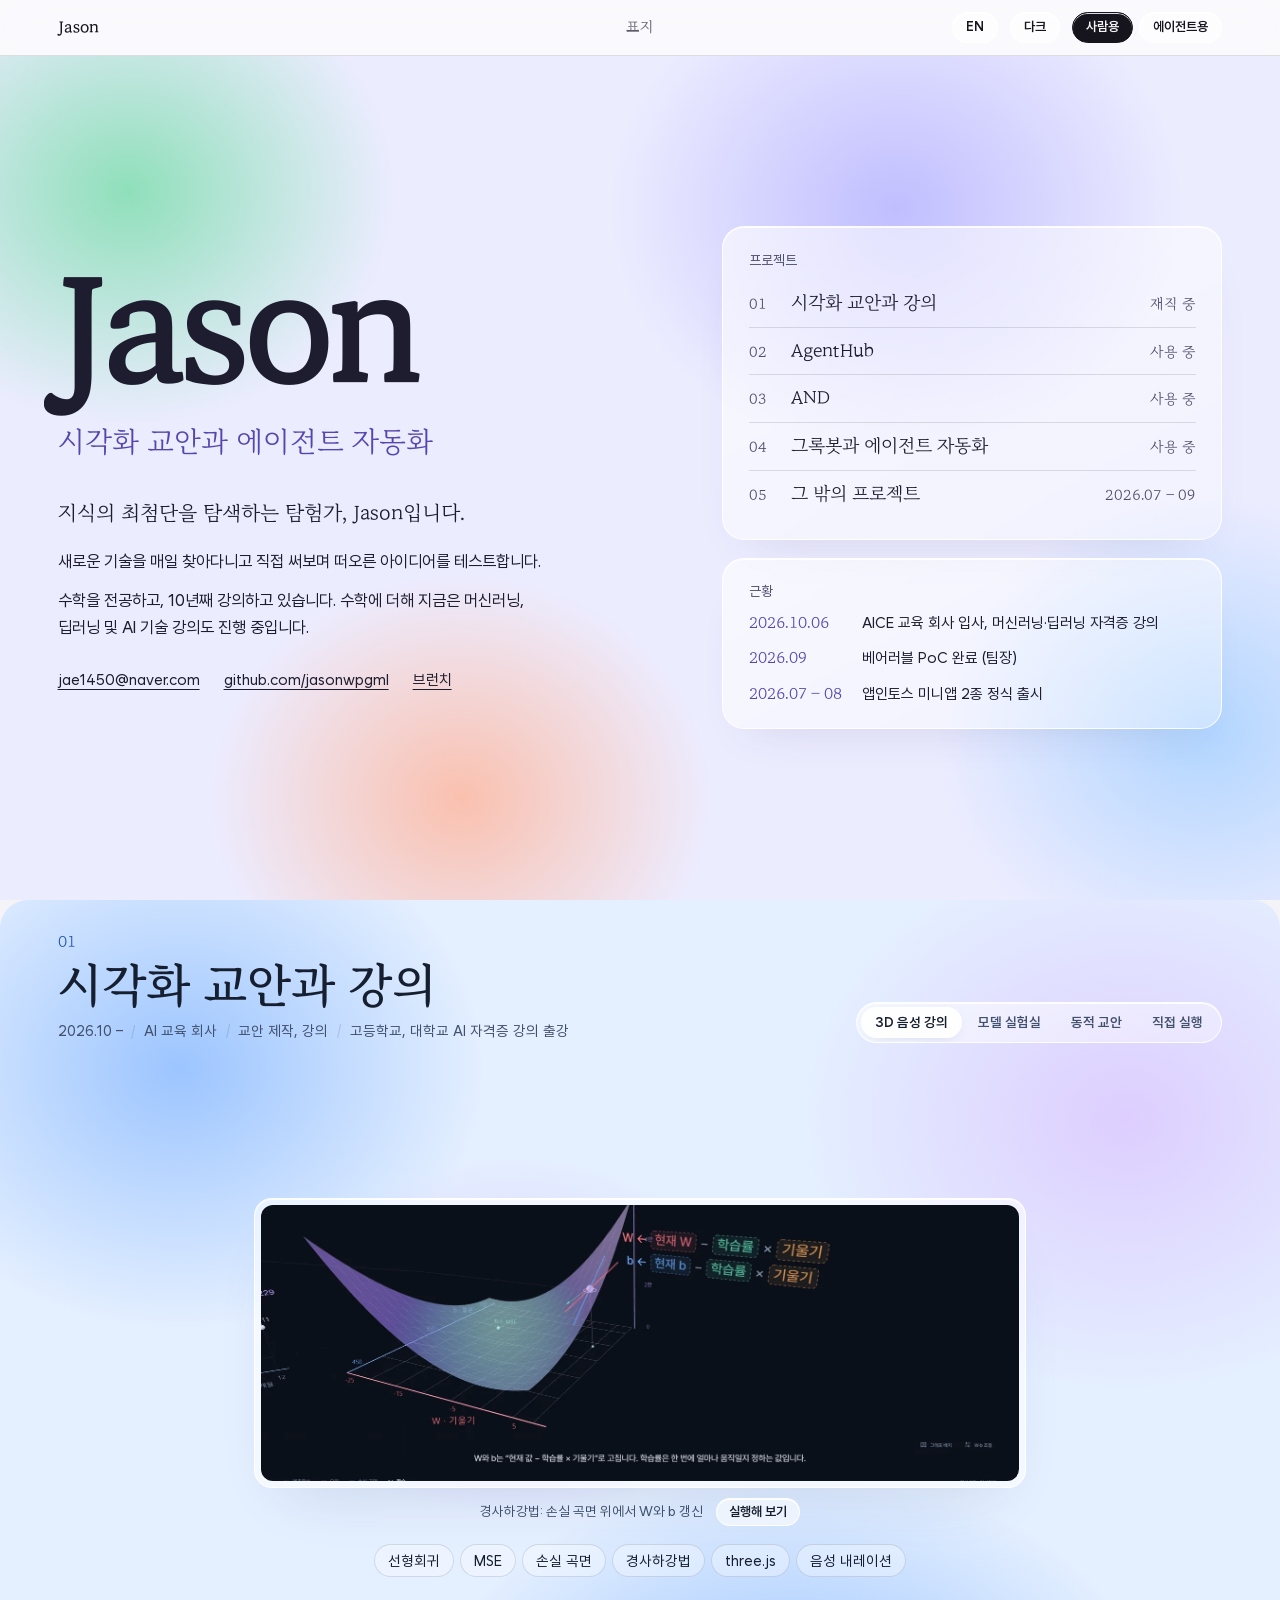
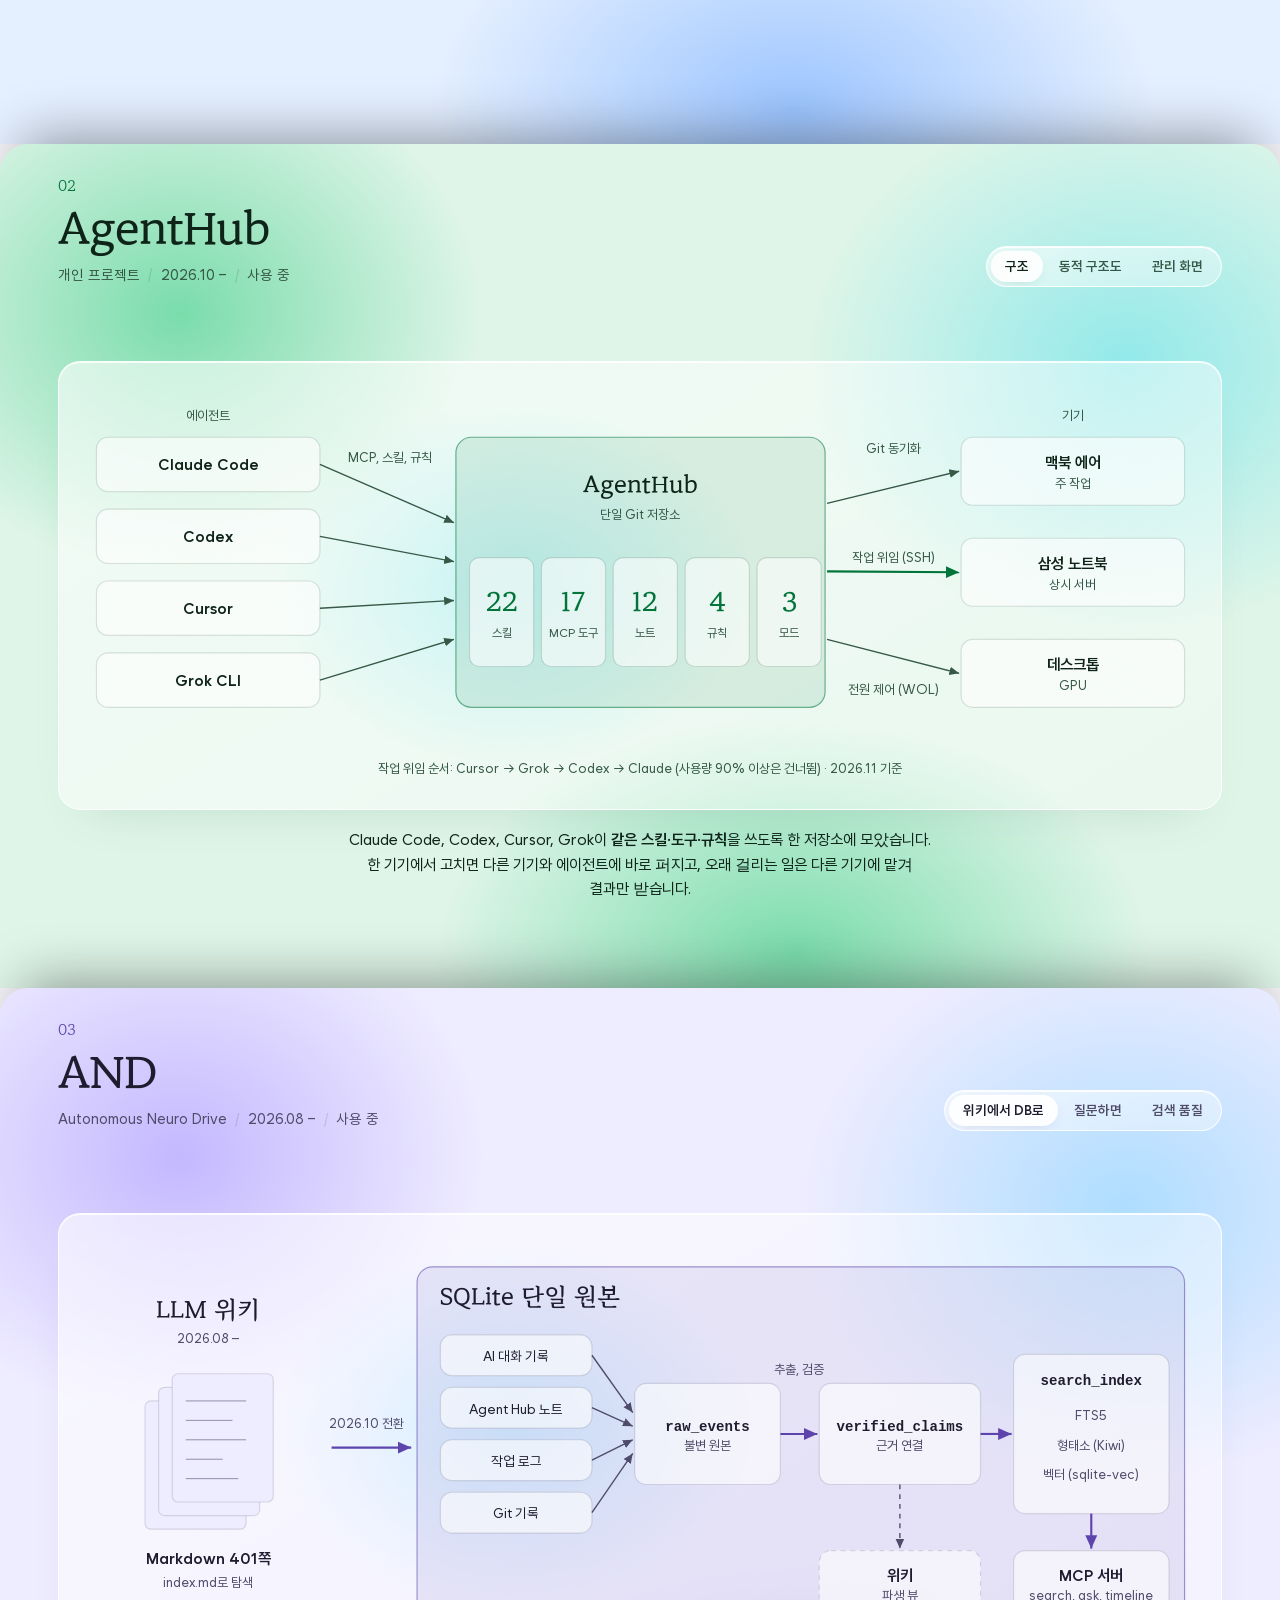
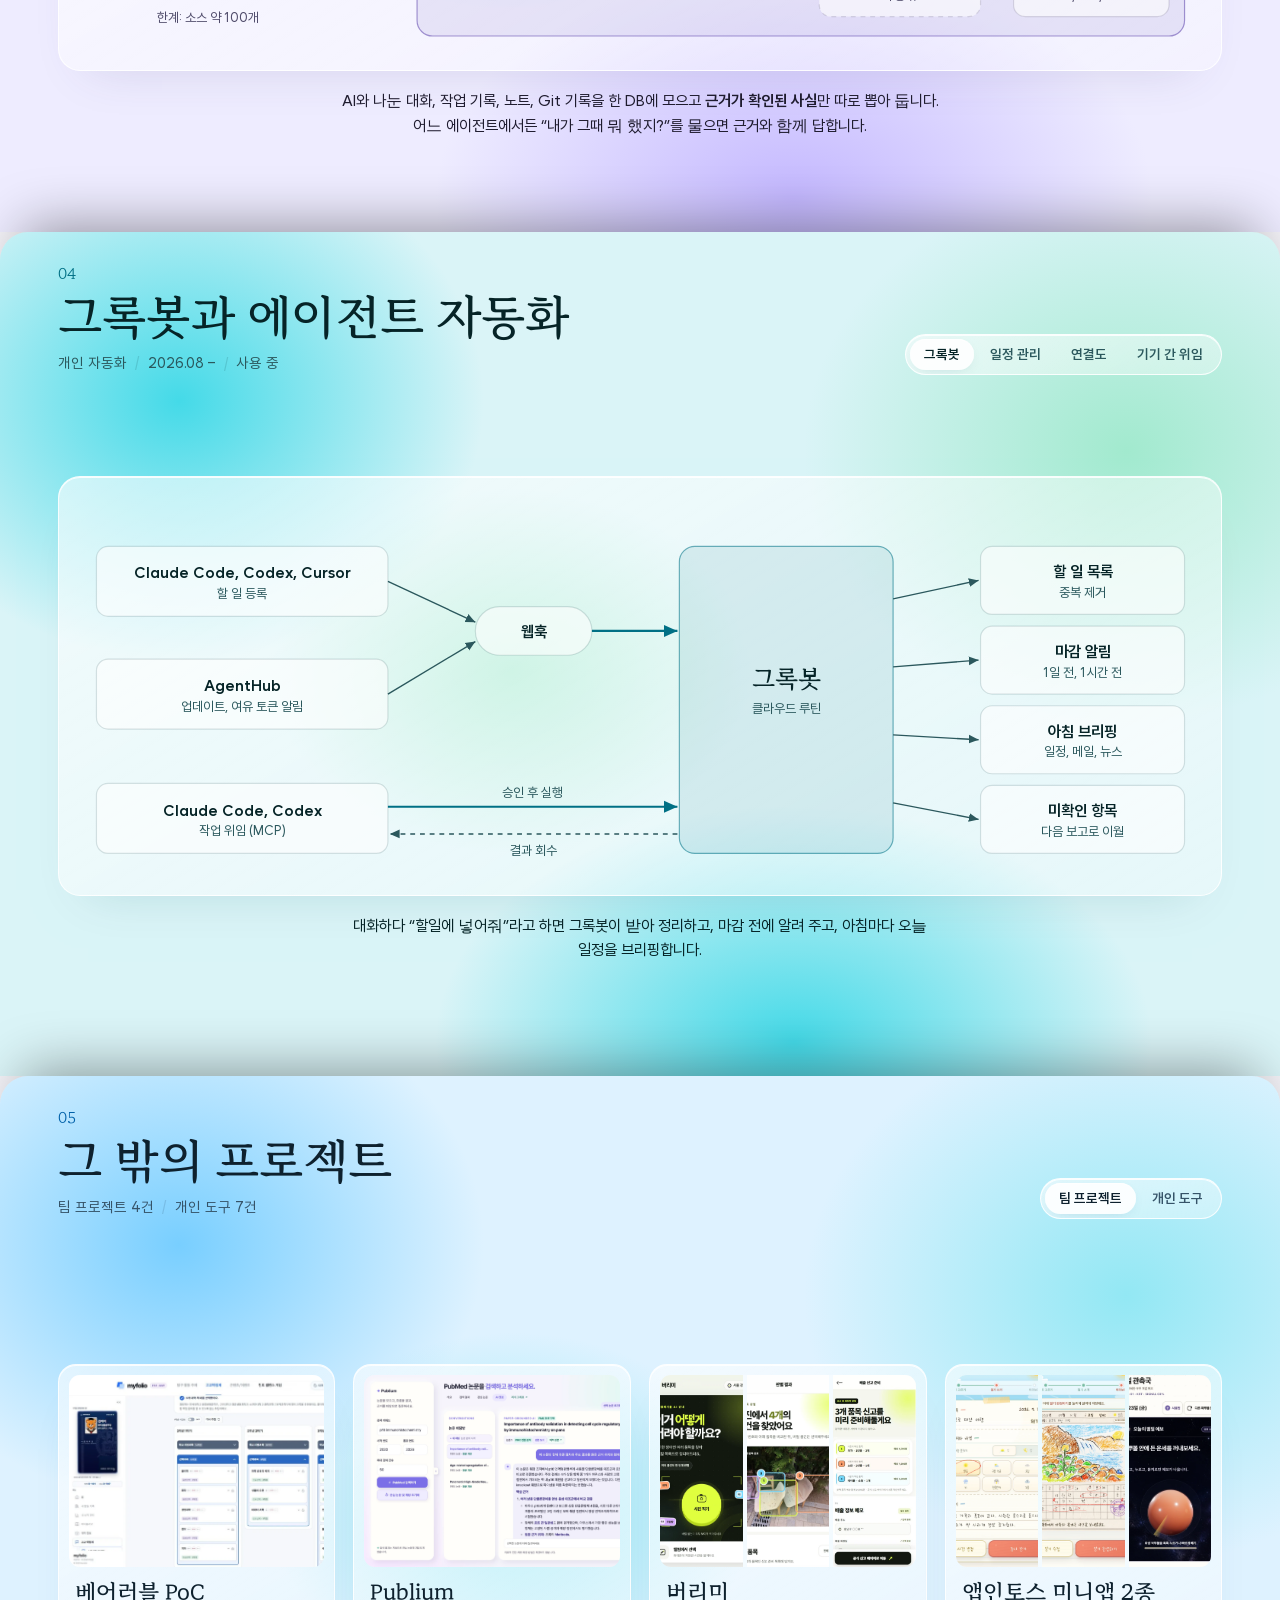
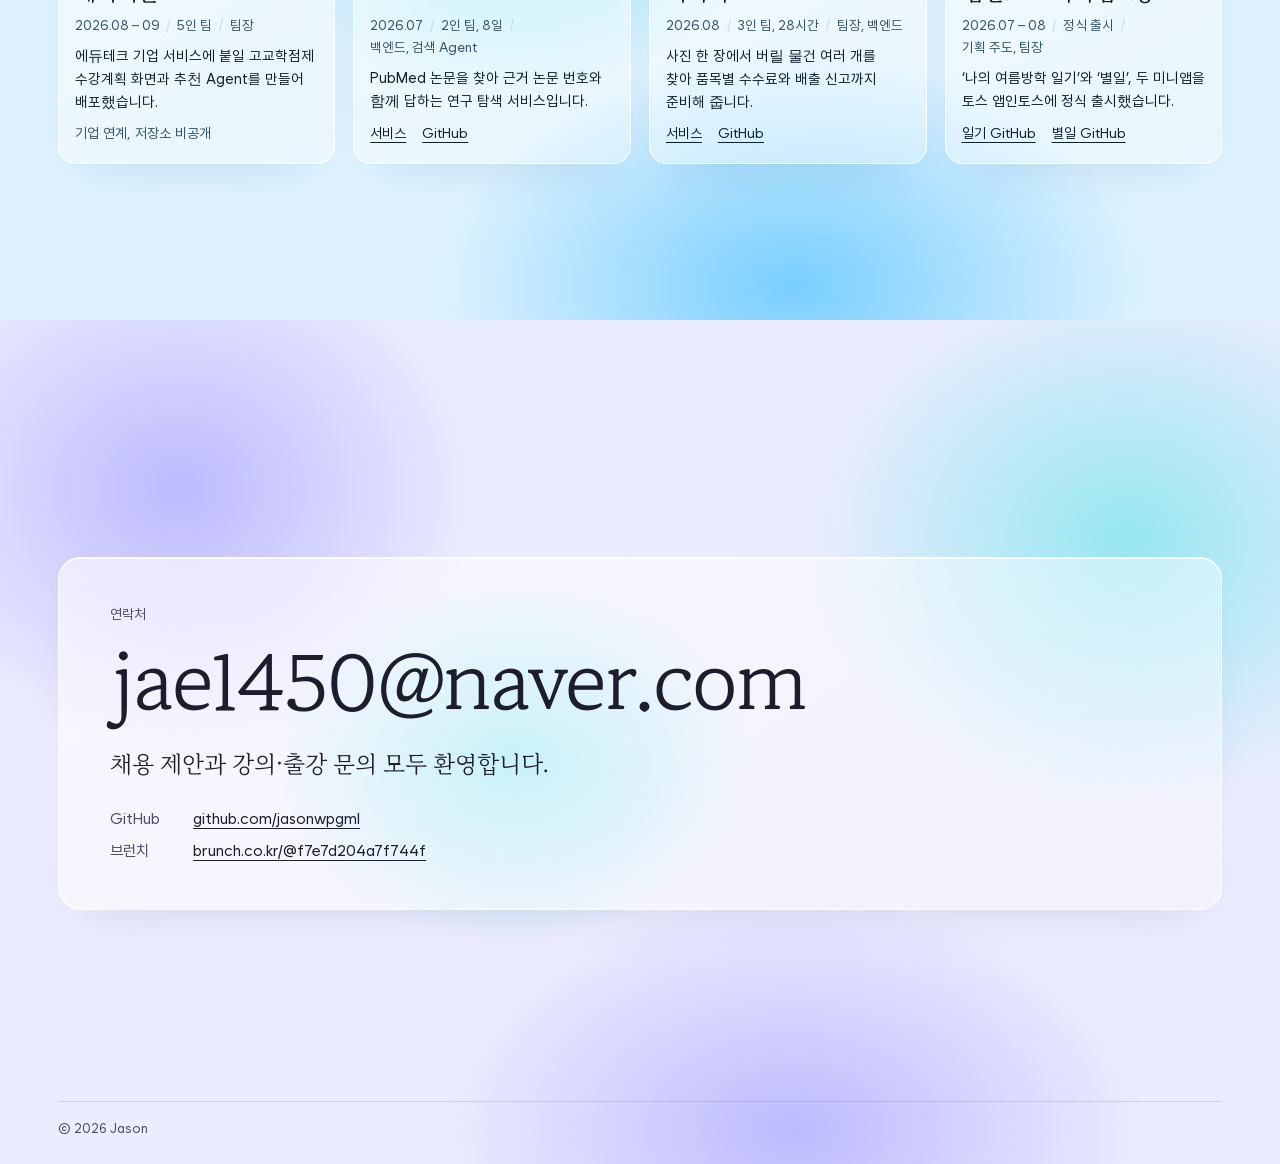
<file: index.html>
<!doctype html>
<html lang="ko">
<head>
<meta charset="utf-8">
<!-- 이 페이지는 자기 사이트 밖으로 통신하지 않는다. face.link의 MediaPipe가 보내려는 사용량 지표도 여기서 막힌다 -->
<meta http-equiv="Content-Security-Policy" content="connect-src 'self' blob: data:">
<meta name="viewport" content="width=device-width, initial-scale=1, viewport-fit=cover">
<title>Jason 포트폴리오</title>
<meta name="author" content="JSonJh (https://github.com/jasonwpgml)">
<meta name="description" content="수학을 전공하고 10년째 강의하며, 시각화 교안과 에이전트 자동화 도구를 만드는 Jason의 포트폴리오.">
<link rel="alternate" hreflang="ko" href="https://jasonwpgml.github.io/">
<link rel="alternate" hreflang="en" href="https://jasonwpgml.github.io/en/">
<meta name="color-scheme" content="light dark">
<script>
// Apply a saved theme before first paint so the page never flashes the wrong one.
try { const t = localStorage.getItem('theme'); if (t) document.documentElement.dataset.theme = t; } catch {}
</script>
<style>
/* Layout: one screen per scene. Each scene is lit by soft colour fields in its project's hue; text sits on frosted glass. */
@font-face{font-family:"Maru Buri";font-weight:400;font-display:swap;src:url("fonts/MaruBuri-Regular.woff2") format("woff2")}
@font-face{font-family:"Maru Buri";font-weight:600;font-display:swap;src:url("fonts/MaruBuri-SemiBold.woff2") format("woff2")}
@font-face{font-family:"Maru Buri";font-weight:700;font-display:swap;src:url("fonts/MaruBuri-Bold.woff2") format("woff2")}
@font-face{font-family:"Wanted Sans";font-weight:400;font-display:swap;src:url("fonts/WantedSans-Regular.woff2") format("woff2")}
@font-face{font-family:"Wanted Sans";font-weight:600;font-display:swap;src:url("fonts/WantedSans-SemiBold.woff2") format("woff2")}

:root{
  color-scheme:light dark;
  --ink:light-dark(#16151d,#f5f4fa);
  --ink-2:light-dark(#5c5b68,#aaa9b8);
  --paper:light-dark(#f4f3f8,#0c0b12);
  --hair:light-dark(rgb(22 21 29/.12),rgb(245 244 250/.14));
  --glass:light-dark(rgb(255 255 255/.6),rgb(255 255 255/.1));
  --glass-2:light-dark(rgb(255 255 255/.34),rgb(255 255 255/.035));
  --edge:light-dark(rgb(255 255 255/.85),rgb(255 255 255/.15));
  --shadow:light-dark(rgb(40 30 80/.14),rgb(0 0 0/.45));
  --acc:var(--ink);
  --blur:blur(14px) saturate(160%);
  --serif:"Maru Buri","Noto Serif KR","Nanum Myeongjo",serif;
  --sans:"Wanted Sans","Apple SD Gothic Neo","Malgun Gothic",sans-serif;
  --mono:ui-monospace,"SF Mono",Menlo,Consolas,"D2Coding",monospace;
  --gutter:clamp(16px,4.5vw,64px);
  --max:1240px;
  --measure:34em;
}
:root[data-theme="light"]{color-scheme:light}
:root[data-theme="dark"]{color-scheme:dark}
@supports not (color:light-dark(#000,#fff)){
  :root{--ink:#16151d;--ink-2:#5c5b68;--paper:#f4f3f8;--hair:rgb(22 21 29/.12);--glass:rgb(255 255 255/.55);--glass-2:rgb(255 255 255/.3);--edge:rgb(255 255 255/.85);--shadow:rgb(40 30 80/.14)}
}
*{box-sizing:border-box}
html{scroll-behavior:smooth;scroll-padding-top:var(--head,64px);background:var(--paper)}
body{margin:0;background:var(--paper);color:var(--ink);font:400 16.5px/1.65 var(--sans);word-break:keep-all;overflow-wrap:break-word;-webkit-font-smoothing:antialiased}
a{color:inherit;text-decoration-thickness:1px;text-underline-offset:.25em}
a:hover{text-decoration-thickness:2px}
:focus-visible{outline:2px solid var(--acc);outline-offset:3px}
img{display:block;max-width:100%;height:auto}
h1,h2,h3,h4,h5{font-family:var(--serif);font-weight:600;margin:0;text-wrap:balance;line-height:1.25}
p{margin:0;text-wrap:pretty}
time,.no{font-variant-numeric:tabular-nums}
.wrap{padding-inline:var(--gutter)}
.wrap>*{max-width:var(--max);margin-inline:auto}

/* glass: a translucent pane with a bright top edge. The scene behind is a soft gradient, so real blur would cost a lot and show nothing; only the head blurs. */
.glass{background:linear-gradient(150deg,var(--glass),var(--glass-2));border:1px solid var(--edge);border-radius:22px;
  box-shadow:inset 0 1px 0 var(--edge),0 24px 48px -30px var(--shadow)}

/* scene tone: every colour of a scene comes from its hue pair, in both themes */
.tone{--h:270;--h2:200;
  --ink:light-dark(oklch(24% .035 var(--h)),oklch(97% .014 var(--h)));
  --ink-2:light-dark(oklch(43% .05 var(--h)),oklch(81% .04 var(--h)));
  --acc:light-dark(oklch(47% .16 var(--h)),oklch(84% .12 var(--h)));
  --hair:light-dark(oklch(30% .05 var(--h)/.14),oklch(97% .02 var(--h)/.16));
  --bg:light-dark(oklch(95% .028 var(--h)),oklch(19% .045 var(--h)));
  --orb1:light-dark(oklch(80% .13 var(--h)/.85),oklch(48% .15 var(--h)/.8));
  --orb2:light-dark(oklch(86% .1 var(--h2)/.75),oklch(42% .13 var(--h2)/.75));
  --shadow:light-dark(oklch(40% .09 var(--h)/.18),rgb(0 0 0/.45));
  position:relative;isolation:isolate;overflow:clip;background:var(--bg);color:var(--ink)}
.tone::before{content:"";position:absolute;inset:0;z-index:-1;pointer-events:none;
  background:radial-gradient(34% 44% at 14% 20%,var(--orb1),transparent 70%),radial-gradient(36% 46% at 88% 26%,var(--orb2),transparent 70%),
    radial-gradient(40% 40% at 62% 96%,var(--orb1),transparent 70%),radial-gradient(26% 30% at 40% 52%,var(--orb2),transparent 72%)}
.tone ::selection{background:var(--acc);color:var(--bg)}
@supports not (color:light-dark(#000,#fff)){
  .tone{--ink:oklch(24% .035 var(--h));--ink-2:oklch(43% .05 var(--h));--acc:oklch(47% .16 var(--h));--bg:oklch(95% .028 var(--h));--orb1:oklch(80% .13 var(--h)/.85);--orb2:oklch(86% .1 var(--h2)/.75)}
}

/* running head: a glass bar the scenes pass under */
.head{position:sticky;top:0;z-index:10;background:light-dark(rgb(255 255 255/.5),rgb(14 13 20/.42));-webkit-backdrop-filter:var(--blur);backdrop-filter:var(--blur);
  border-bottom:1px solid var(--hair);padding-block:calc(env(safe-area-inset-top,0px) + 12px) 12px;font-size:14px}
.head-in{display:grid;grid-template-columns:1fr auto 1fr;align-items:center;gap:16px}
.head .ed{font-family:var(--serif);font-weight:600;text-decoration:none;font-size:16px;justify-self:start}
.head .now{font-family:var(--serif);color:var(--ink-2);white-space:nowrap;font-kerning:none}
/* running head label: while it changes, each letter keeps its own slot */
.now i{display:inline-block;font-style:normal;text-align:center;white-space:pre}
.now i.nz{font:400 .86em/1 var(--mono);color:var(--ink-2)}
.ctl{justify-self:end;display:flex;gap:12px}
.keys{display:flex;gap:6px}
/* glass pills; the pressed one fills with ink */
.sq{all:unset;box-sizing:border-box;cursor:pointer;padding:5px 13px;border:1px solid var(--edge);border-radius:999px;
  background:var(--glass);color:var(--ink);font:600 13px/1.45 var(--sans);box-shadow:inset 0 1px 0 var(--edge);
  transition:background-color .2s,color .2s,transform .14s cubic-bezier(.2,.7,.2,1)}
.sq:hover{background:light-dark(rgb(255 255 255/.8),rgb(255 255 255/.14))}
.sq:active{transform:scale(.96)}
.sq[aria-pressed="true"]{background:var(--ink);color:var(--paper);border-color:var(--ink);cursor:default}
.sq:focus-visible{outline:2px solid var(--ink);outline-offset:3px}

/* cover: name, who, and the way in, all on the first screen */
.cover{--h:285;--h2:160;min-height:calc(100svh - var(--head,56px));display:grid;align-items:center;padding:clamp(28px,5svh,64px) var(--gutter)}
.cover::before{background:
  radial-gradient(30% 40% at 10% 16%,light-dark(oklch(82% .12 160/.8),oklch(46% .13 160/.7)),transparent 70%),
  radial-gradient(28% 38% at 36% 88%,light-dark(oklch(84% .11 40/.75),oklch(48% .13 40/.6)),transparent 70%),
  radial-gradient(32% 42% at 70% 18%,light-dark(oklch(80% .12 285/.8),oklch(44% .15 285/.75)),transparent 70%),
  radial-gradient(30% 40% at 94% 80%,light-dark(oklch(84% .1 255/.75),oklch(42% .13 255/.7)),transparent 70%)}
.cover-in{width:min(var(--max),100%);margin-inline:auto;display:grid;grid-template-columns:minmax(0,1.2fr) minmax(0,1fr);gap:clamp(28px,5vw,88px);align-items:center}
.name{font:700 clamp(4rem,min(12vw,19svh),10.5rem)/.9 var(--serif);letter-spacing:-.035em;margin-left:-.05em}
.name .mask{display:inline-flex;overflow:hidden;padding:.06em .04em .22em;margin:-.06em -.04em -.22em}
.name .cap{position:relative}
.name .int{position:absolute;inset:0 auto auto 0;opacity:0;transform:translateX(-.3em)}
.name .j,.name .l{display:inline-block}
.role{font:400 clamp(1.2rem,min(2.2vw,3.6svh),1.85rem)/1.4 var(--serif);margin-top:clamp(12px,2.4svh,24px);color:var(--acc)}
.intro{margin-top:clamp(20px,4svh,44px)}
.intro p{max-width:30em}
.intro p+p{margin-top:12px}
.lede{font:400 clamp(1.1rem,min(1.6vw,2.8svh),1.35rem)/1.55 var(--serif)}
.intro .lede+p{margin-top:clamp(12px,2svh,20px)}
.reach{display:flex;flex-wrap:wrap;gap:8px 24px;margin-top:clamp(16px,3svh,28px);font-size:15px}
.cover-side{display:grid;gap:clamp(12px,2svh,20px)}
.cover-side>.glass{padding:clamp(14px,2.4svh,24px) clamp(18px,2vw,28px)}
.k{font-size:14px;color:var(--ink-2);margin-bottom:8px}
.toc{list-style:none;margin:0;padding:0;display:grid}
.toc a{text-decoration:none;display:grid;grid-template-columns:2.4em 1fr auto;align-items:baseline;padding-block:clamp(6px,1.25svh,11px);font:400 1.1rem/1.4 var(--serif)}
.toc li+li a{border-top:1px solid var(--hair)}
.toc .n,.toc .y{color:var(--ink-2);font-size:13.5px;font-variant-numeric:tabular-nums}
.toc .t{transition:transform .25s cubic-bezier(.2,.7,.2,1)}
.toc a:hover .t{transform:translateX(6px)}
.news h2{font:400 14px/1.6 var(--sans);color:var(--ink-2)}
.news ol{list-style:none;margin:0;padding:0;display:grid;gap:clamp(6px,1.2svh,12px)}
.news li{display:grid;grid-template-columns:6.6em minmax(0,1fr);gap:14px;font-size:15px}
.news time{font-family:var(--serif);color:var(--acc)}

/* project scenes: stacked in order, each slides up over the one before and fills exactly one screen */
.ch{display:grid;grid-template-rows:auto minmax(0,1fr);gap:clamp(12px,2.2svh,24px);padding-block:clamp(18px,3.4svh,40px) clamp(16px,3svh,36px)}
.projects .ch{position:sticky;top:var(--head,56px);height:calc(100svh - var(--head,56px));border-radius:28px 28px 0 0}
.projects .ch+.ch{box-shadow:0 -28px 56px -24px rgb(0 0 0/.4)}
.projects .ch::after{content:"";position:absolute;inset:0;background:#000;opacity:calc(var(--cover,0) * .38);pointer-events:none;will-change:opacity}
.ch-head{width:min(var(--max),calc(100% - 2 * var(--gutter)));margin-inline:auto;display:grid;grid-template-columns:minmax(0,1fr) auto;gap:10px 32px;align-items:end}
.ch-head .no{font-family:var(--serif);color:var(--acc);font-size:15px;display:block;margin-bottom:2px}
.ch-head h2{font-size:clamp(1.8rem,min(3.6vw,6svh),3.1rem);letter-spacing:-.015em}
.meta{display:flex;flex-wrap:wrap;gap:2px 0;color:var(--ink-2);font-size:14.5px;margin-top:4px}
.meta span:not(:last-child)::after{content:"/";padding-inline:.6em;color:var(--hair)}

/* tabs: the panes of a project, a glass pill follows the swipe */
.tabs{position:relative;display:flex;gap:2px;padding:4px;border-radius:999px;max-width:100%;overflow-x:auto;scrollbar-width:none}
.tabs::-webkit-scrollbar{display:none}
.tabs button{all:unset;position:relative;z-index:1;cursor:pointer;padding:6px 14px;border-radius:999px;font:600 13.5px/1.35 var(--sans);color:var(--ink-2);white-space:nowrap;transition:color .2s}
.tabs button:hover,.tabs button[aria-selected="true"]{color:var(--ink)}
.tabs button:focus-visible{outline:2px solid var(--acc);outline-offset:-2px}
.tabs .pill{position:absolute;top:4px;bottom:4px;left:0;border-radius:999px;background:light-dark(rgb(255 255 255/.9),rgb(255 255 255/.17));
  box-shadow:inset 0 1px 0 var(--edge),0 4px 14px -6px var(--shadow);pointer-events:none}

/* track: panes side by side; swipe, drag, the tabs or the keys move between them */
.track{display:flex;overflow-x:auto;overflow-y:hidden;scroll-snap-type:x mandatory;overscroll-behavior-x:contain;scrollbar-width:none;min-height:0}
.track::-webkit-scrollbar{display:none}
@media (hover:hover) and (pointer:fine){.track{cursor:grab}}
.track.dragging{scroll-snap-type:none;cursor:grabbing;user-select:none}
.track.dragging *{pointer-events:none}
.pane{flex:0 0 100%;min-width:0;min-height:0;scroll-snap-align:start;scroll-snap-stop:always;display:grid;align-content:center;overflow-y:auto;scrollbar-width:none;padding:2px var(--gutter) 6px}
.pane::-webkit-scrollbar{display:none}
.pane>*{width:min(var(--max),100%);margin-inline:auto}

.links{display:flex;flex-wrap:wrap;align-items:center;gap:6px 22px;margin-top:clamp(12px,2.2svh,20px);font-size:15px}

.private{color:var(--ink-2)}

/* screenshots: a glass bezel; the image shrinks to the room the screen has left */
.shot{margin:0;min-width:0;display:grid;justify-items:center}
.frame{display:block;max-width:100%;padding:6px;border:1px solid var(--edge);border-radius:18px;background:var(--glass);box-shadow:inset 0 1px 0 var(--edge),0 30px 60px -34px var(--shadow);
  transition:transform .3s cubic-bezier(.2,.7,.2,1),box-shadow .3s}
.frame img{border-radius:12px;background:#fff}

.shot figcaption{font-size:13.5px;color:var(--ink-2);margin-top:10px;text-align:center}

/* main scenes: one picture or diagram per pane, keywords under it */
.viz{display:grid;gap:clamp(10px,2svh,18px);justify-items:center}
.viz>.chips{justify-content:center}
.gal{display:grid;grid-template-columns:repeat(var(--n,1),minmax(0,1fr));gap:clamp(10px,1.4vw,18px);width:100%;align-items:start}
.gal:not(.one) .frame{width:100%}
.gal .frame img{width:100%}
.shot .run{display:inline-block;margin-left:10px;padding:3px 12px;border-radius:999px;border:1px solid var(--edge);background:var(--glass);color:var(--ink);font:600 13px/1.5 var(--sans);text-decoration:none;box-shadow:inset 0 1px 0 var(--edge)}
.shot .run:hover{background:light-dark(rgb(255 255 255/.8),rgb(255 255 255/.14))}
.gal.one .frame img{width:auto;max-width:100%;max-height:calc(var(--room,70svh) - 128px)}
.gal.lead{grid-template-columns:minmax(0,2.1fr) minmax(0,1fr);max-width:calc((var(--room,70svh) - 86px) * 2.4)}
.gal.lead .shot:first-child{grid-row:span 2}
.dg{margin:0;width:100%;padding:clamp(8px,1.6svh,16px) clamp(10px,1.4vw,20px);border-radius:22px}
.dg svg{display:block;width:100%;height:auto;max-height:calc(var(--room,70svh) - 104px);font-family:var(--sans)}
.dg text{fill:var(--ink);font-size:16px}
.dg .t1{font-weight:600}
.dg .t2{fill:var(--ink-2);font-size:13.5px}
.dg .t3{fill:var(--ink-2);font-size:12.5px}
.dg .t3b{font-size:14px}
.dg .code{font-family:var(--mono);font-size:14.5px;font-weight:600}
.dg .h{font-family:var(--serif);font-weight:600;font-size:25px}
.dg .num{font-family:var(--serif);font-weight:600;font-size:28px;fill:var(--acc)}
.dg .b{fill:var(--glass);stroke:var(--hair);stroke-width:1.2}
.dg .b.hub{fill:color-mix(in oklch,var(--acc) 10%,transparent);stroke:color-mix(in oklch,var(--acc) 55%,transparent)}
.dg .b.dash{stroke-dasharray:5 5}
.dg .b.pg{fill:var(--bg)}
.dg .ln{fill:none;stroke:var(--ink-2);stroke-width:1.4}
.dg .ln.a{stroke:var(--acc);stroke-width:2.2}
.dg .ln.d{stroke-dasharray:5 5}
.dg .ln.thin{stroke-width:1;opacity:.6}
.dg .mk{fill:var(--ink-2)}
.dg .mk.a{fill:var(--acc)}
.dg .dot{fill:var(--bg);stroke:var(--ink-2);stroke-width:1.4}
.dg .tick{fill:var(--acc)}
.quality{width:min(880px,100%);padding:clamp(18px,3svh,32px) clamp(20px,2.6vw,40px);display:grid;gap:clamp(14px,2.6svh,26px)}
.quality .k{margin:0}
.meters{list-style:none;margin:0;padding:0;display:grid;gap:clamp(10px,1.8svh,16px)}
.meters li{display:grid;grid-template-columns:9.5em minmax(0,1fr) 4.2em;gap:16px;align-items:center}
.meters .bar{height:10px;border-radius:5px;background:var(--hair);overflow:hidden}
.meters .bar i{display:block;height:100%;width:calc(var(--v) * 100%);border-radius:0 5px 5px 0;background:var(--acc)}
.meters b{font:600 1.35rem/1 var(--serif);text-align:right;font-variant-numeric:tabular-nums}
.meters small{font:400 13px/1 var(--sans);color:var(--ink-2)}
.stats{list-style:none;margin:0;padding:clamp(12px,2.2svh,20px) 0 0;border-top:1px solid var(--hair);display:grid;grid-template-columns:repeat(4,minmax(0,1fr));gap:12px}
.stats b{display:block;font:600 clamp(1.4rem,min(2.4vw,4svh),2rem)/1.1 var(--serif);font-variant-numeric:tabular-nums}
.stats span{font-size:13.5px;color:var(--ink-2)}

/* keyword chips: the only text most scenes carry */
.chips{list-style:none;margin:0;padding:0;display:flex;flex-wrap:wrap;gap:6px}
.chips li{padding:3px 10px;border-radius:999px;border:1px solid var(--hair);background:var(--glass-2);font:400 13px/1.5 var(--sans);color:var(--ink);white-space:nowrap}
.chips.big li{font-size:14.5px;padding:5px 13px}

/* other projects: one card each, picture first */
.minis{list-style:none;margin:0 auto;padding:0;display:grid;grid-template-columns:repeat(4,minmax(0,1fr));gap:clamp(10px,1.4vw,18px);align-items:stretch}
.mini{border-radius:18px;padding:10px 10px clamp(12px,2svh,18px);display:grid;grid-template-rows:auto auto auto 1fr auto;gap:8px;min-width:0}
.mini .thumb{aspect-ratio:4/3;max-height:calc(var(--room,70svh) - 290px);width:100%;border-radius:11px;overflow:hidden;background:var(--glass-2)}
.mini .thumb img{width:100%;height:100%;object-fit:cover;object-position:top left}
.mini .thumb.phones3{display:grid;grid-template-columns:repeat(3,minmax(0,1fr));gap:4px}
.mini .thumb.phones3 img{object-position:top center}
.mini h3{font-size:clamp(1.15rem,min(1.7vw,3svh),1.4rem);padding-inline:6px;margin-top:4px}
.mini .facts{display:flex;flex-wrap:wrap;color:var(--ink-2);font-size:13.5px;padding-inline:6px}
.mini .facts span:not(:last-child)::after{content:"/";padding-inline:.5em;color:var(--hair)}
.mini .chips{padding-inline:6px;align-content:start}
.mini .links{margin-top:0;padding-inline:6px;font-size:14px;gap:4px 16px}
.rows{list-style:none;margin:0 auto;padding:clamp(6px,1.2svh,12px) clamp(18px,2.4vw,32px);border-radius:22px}
.rows>li{display:grid;grid-template-columns:7.5em minmax(0,1fr);gap:16px;align-items:center;padding-block:clamp(8px,1.5svh,14px)}
.rows>li+li{border-top:1px solid var(--hair)}
.rows b{font:600 1.15rem/1.3 var(--serif)}
.rows p{margin:0;color:var(--ink);font-size:15px}

/* core: one or two short lines under a picture, in place of keyword chips */
.core{margin:0;text-align:center;font-size:15.5px;line-height:1.6;color:var(--ink);max-width:62ch}
.core b{font-weight:600}
.mini .core{text-align:left;font-size:14.5px;padding-inline:6px;max-width:none}

/* live diagram: the public copy of a working page, framed like a screenshot */
.live{width:100%;display:grid;gap:8px;justify-items:center}
.live .frame{width:100%;padding:6px}
.live iframe{display:block;width:100%;height:calc(var(--room,70svh) - 110px);min-height:360px;border:0;border-radius:12px;background:#07090a}
.live figcaption{font-size:13.5px;color:var(--ink-2);text-align:center}

/* ask: one question, one answer, and what it cost */
.ask-demo{width:min(980px,100%);display:grid;grid-template-columns:minmax(0,1.55fr) minmax(0,1fr);gap:clamp(12px,1.6vw,20px);align-items:start}
.chat{border-radius:22px;padding:clamp(14px,2.2svh,22px);display:grid;gap:12px}
.bub{max-width:92%;padding:10px 14px;border-radius:16px;font-size:14.5px;line-height:1.6}
.bub.q{justify-self:end;background:var(--acc);color:#fff;border-bottom-right-radius:5px}
.bub.a{justify-self:start;background:var(--glass-2);border:1px solid var(--hair);border-bottom-left-radius:5px}
.bub.a p{margin:0 0 6px}
.bub.a ul{margin:0;padding-left:1.1em;display:grid;gap:4px}
.bub.a .cite{margin:8px 0 0;font-size:12.5px;color:var(--ink-2)}
.bub .tag{display:inline-block;margin-bottom:4px;font-size:12px;color:var(--ink-2)}
.cost{border-radius:22px;padding:clamp(14px,2.2svh,22px);display:grid;gap:10px}
.cost dl{margin:0;display:grid;gap:10px}
.cost dt{font-size:13px;color:var(--ink-2)}
.cost dd{margin:2px 0 0;font:600 1.15rem/1.3 var(--serif)}
.cost dd small{display:block;font:400 13px/1.45 var(--sans);color:var(--ink-2);margin-top:2px}
.cost .note{margin:0;font-size:12.5px;color:var(--ink-2)}

/* steps: how the Grok bot keeps the schedule */
.steps{list-style:none;margin:0;padding:0;width:100%;display:grid;grid-template-columns:repeat(4,minmax(0,1fr));gap:clamp(10px,1.4vw,16px);counter-reset:s}
.steps li{border-radius:18px;padding:clamp(12px,2svh,18px);display:grid;align-content:start;gap:6px;counter-increment:s}
.steps li::before{content:counter(s);font:600 1.4rem/1 var(--serif);color:var(--acc)}
.steps h3{font-size:1.05rem}
.steps p{margin:0;font-size:14px;line-height:1.55;color:var(--ink)}
.steps .say{margin-top:4px;padding:8px 10px;border-radius:12px;background:var(--glass-2);border:1px solid var(--hair);font-size:13px;color:var(--ink-2)}

@media (max-width:860px){
  .ask-demo{grid-template-columns:minmax(0,1fr)}
  .steps{grid-template-columns:repeat(2,minmax(0,1fr))}
}
@media (max-width:520px){ .steps{grid-template-columns:minmax(0,1fr)} }

/* contact */
.contact{--h:285;--h2:200;min-height:calc(100svh - var(--head,56px));display:grid;grid-template-rows:minmax(0,1fr) auto;padding:clamp(24px,5svh,56px) var(--gutter) 24px}
.contact-in{align-self:center;width:min(var(--max),100%);margin-inline:auto;padding:clamp(24px,5svh,56px) clamp(22px,4vw,56px)}
.contact .mail{display:inline-block;font:400 clamp(2rem,min(6.2vw,10svh),5.5rem)/1.05 var(--serif);letter-spacing:-.02em;text-decoration:none;word-break:break-all;margin-top:8px}
.contact .mail:hover{text-decoration:underline;text-decoration-thickness:2px}
.contact .chan{list-style:none;margin:clamp(14px,2.6svh,26px) 0 0;padding:0;display:grid;gap:6px;font-size:15.5px}
.contact .chan li{display:grid;grid-template-columns:4.6em minmax(0,1fr);gap:12px}
.contact .chan span{color:var(--ink-2)}
.contact .chan a{word-break:break-all}
.contact .ask{font:400 clamp(1.1rem,min(1.8vw,3svh),1.5rem)/1.5 var(--serif);margin-top:clamp(14px,2.6svh,26px)}
.colophon{width:min(var(--max),100%);margin-inline:auto;display:flex;justify-content:space-between;flex-wrap:wrap;gap:12px;padding-top:16px;border-top:1px solid var(--hair);font-size:13px;color:var(--ink-2)}

/* agent edition: the same facts as a terminal, green on black, with a slow rain in the margins */
html[data-edition="agent"]{color-scheme:dark;--paper:#030a05;--ink:#c6f6d2;--ink-2:#5fae76;--hair:#16331f;--glass:transparent;--edge:#2f8a4a}
html[data-edition="agent"] .head{background:rgb(3 10 5/.88);-webkit-backdrop-filter:none;backdrop-filter:none}
html[data-edition="agent"] .sq{border-radius:3px;box-shadow:none}
.agent{display:none;position:relative;min-height:100svh;padding-block:56px 80px;font:400 14.5px/1.75 var(--mono)}
.agent pre{position:relative;z-index:1;margin:0 0 0 max(0px,(100% - var(--max)) / 2);white-space:pre-wrap;word-break:break-word;font:inherit;max-width:92ch;
  color:#9fe0b0;text-shadow:0 0 6px rgb(80 220 120/.18);font-kerning:none;font-variant-ligatures:none}
.agent .k{color:#d8ffe2}
.agent .c{color:#4f8d61}
.agent .h{color:#7dff9f}
.agent .nz{color:#2f8a4a}
.agent .nz.w{display:inline-block;width:1ic;text-align:center}
.agent .gh{color:transparent;text-shadow:none}
/* 100lvh: a phone's address bar folding in and out must not resize the canvas, or the rain is rebuilt from scratch */
.rain{position:fixed;top:0;left:0;width:100%;height:100%;height:100lvh;z-index:0;pointer-events:none;display:none}
.face{z-index:0;display:none}
/* the rain covers the whole screen and the face sits in the middle, behind the text.
   A light veil plus a dark halo around each glyph keeps the text readable on top of it */
html[data-edition="agent"] .agent::before{content:"";position:fixed;inset:0;z-index:0;pointer-events:none;background:rgb(3 10 5/.42)}
html[data-edition="agent"] .agent pre,html[data-edition="agent"] .agent .credit{text-shadow:0 0 2px #030a05,0 0 6px #030a05,0 0 12px rgb(3 10 5/.9)}
.agent .credit{position:relative;z-index:1;max-width:92ch;margin:32px 0 0 max(0px,(100% - var(--max)) / 2);font-size:12px;color:var(--ink-2)}
.agent .credit a{color:inherit}
/* face.link: 글이 끝난 뒤 한참 빈 공간이 이어지고, 그 끝에 숨 쉬듯 빛나는 구슬 하나. 누르면 카메라 표정 인식 창이 뜬다 */
.agent .void{height:85svh}
.agent .orb-wrap{position:relative;z-index:1;display:flex;justify-content:center;padding:0 0 9svh}
.agent .orb{all:unset;position:relative;width:46px;height:46px;border-radius:50%;cursor:pointer;
  background:radial-gradient(circle,#eafff1 0 2px,rgb(125 255 159/.85) 3px,rgb(60 255 149/.22) 9px,rgb(3 10 5/0) 70%);
  box-shadow:0 0 0 1px rgb(47 138 74/.55),0 0 22px rgb(60 255 149/.28),inset 0 0 12px rgb(60 255 149/.18);
  animation:orb 3.6s ease-in-out infinite}
.agent .orb::before{content:"";position:absolute;inset:-14px;border-radius:50%;border:1px solid rgb(60 255 149/.18);animation:orbring 3.6s ease-out infinite}
.agent .orb::after{content:"face.link";position:absolute;left:50%;top:calc(100% + 14px);transform:translateX(-50%);font:400 11px/1 var(--mono);letter-spacing:.2em;color:#4f8d61;opacity:0;transition:opacity .4s}
.agent .orb:hover,.agent .orb:focus-visible{box-shadow:0 0 0 1px rgb(125 255 159/.9),0 0 34px rgb(60 255 149/.6),inset 0 0 14px rgb(125 255 159/.35)}
.agent .orb:hover::after,.agent .orb:focus-visible::after{opacity:1}
@keyframes orb{0%,100%{transform:scale(.9);filter:brightness(.8)}50%{transform:scale(1.04);filter:brightness(1.25)}}
@keyframes orbring{0%{transform:scale(.7);opacity:0}30%{opacity:.9}100%{transform:scale(1.5);opacity:0}}
@media (prefers-reduced-motion:reduce){.agent .orb,.agent .orb::before{animation:none}}
.facelink{position:fixed;right:16px;bottom:16px;z-index:5;width:min(560px,calc(100vw - 32px));max-height:calc(100svh - 96px);overflow:auto;
  background:rgb(3 10 5/.86);border:1px solid #2f8a4a;border-radius:6px;padding:12px;font:400 12px/1.6 var(--mono);color:#c6f6d2;backdrop-filter:blur(2px)}
.facelink[hidden]{display:none}
.facelink .fl-view{position:relative;width:200px;aspect-ratio:4/3;float:right;margin:0 0 8px 12px;border:1px solid #16331f;overflow:hidden;background:#000}
.facelink video,.facelink canvas{position:absolute;inset:0;width:100%;height:100%;object-fit:cover;transform:scaleX(-1)}
.facelink video{opacity:.55}
.facelink pre{margin:0;white-space:pre-wrap;word-break:break-word;font:inherit}
.facelink .sq{clear:both;margin-top:8px}
@media (max-width:700px){.facelink{right:8px;left:8px;bottom:8px;width:auto;font-size:11px}.facelink .fl-view{width:120px}}
html[data-edition="agent"] .human{display:none}
html[data-edition="agent"] .agent,html[data-edition="agent"] .rain,html[data-edition="agent"] .face{display:block}
html[data-edition="agent"] .head .now{visibility:hidden}

@media print{
  .projects .ch{position:static;height:auto;box-shadow:none;border-radius:0}
  .projects .ch::after,.rain,.face,.tabs{display:none}
  .track{display:block;overflow:visible}
  .pane{display:block;overflow:visible;padding-block:12px}
}

/* motion: one load sequence on the cover; everything rests visible */
@media (prefers-reduced-motion:no-preference){
  .name .l,.name .cap{animation:rise .9s cubic-bezier(.2,.75,0,1) both;animation-delay:calc(var(--i,0) * 70ms + 150ms)}
  .name .int{animation:int-out 1.9s cubic-bezier(.6,0,.2,1) both}
  .name .j{animation:j-in 1.9s cubic-bezier(.6,0,.2,1) both}
  .role,.intro,.cover-side>*{animation:settle .9s cubic-bezier(.2,.75,0,1) both;animation-delay:1.15s}
  .cover-side>*+*{animation-delay:1.3s}
  @keyframes rise{from{transform:translateY(105%)}}
  @keyframes int-out{0%,55%{opacity:1;transform:translateX(-.3em)}100%{opacity:0;transform:translateX(-.34em) rotate(-24deg)}}
  @keyframes j-in{0%,55%{opacity:0;transform:rotate(18deg);margin-right:.14em}100%{opacity:1;transform:none;margin-right:0}}
  @keyframes settle{from{opacity:0;transform:translateY(14px)}}
}
::view-transition-old(root),::view-transition-new(root){animation:none;mix-blend-mode:normal}

/* short screens: tighter type and spacing so each scene still fits */
@media (min-width:861px) and (max-height:820px){
  body{font-size:15px;line-height:1.6}
  .news li{font-size:14px}

  .links{font-size:14px}

}

@media (max-width:860px){
  body{font-size:16px}
  .cover{min-height:0;padding-block:40px 48px}
  .cover-in{grid-template-columns:minmax(0,1fr)}
  .minis{grid-template-columns:repeat(2,minmax(0,1fr))}
  .gal{grid-template-columns:minmax(0,1fr) !important}
  .gal .frame{width:100%}
  .gal.one .frame img{max-height:none;width:100%}
  .dg{overflow-x:auto}
  .dg-in{min-width:820px}
  .dg svg{max-height:none}
  .meters li{grid-template-columns:minmax(0,1fr) 4.2em}
  .meters .lab{grid-column:1/-1}
  .stats{grid-template-columns:repeat(2,minmax(0,1fr))}
  .mini .thumb{max-height:none}
  .rows>li{grid-template-columns:minmax(0,1fr);gap:6px}

  .projects .ch{position:relative;top:auto;height:auto;border-radius:24px 24px 0 0}
  .projects .ch::after{display:none}
  .ch-head{grid-template-columns:minmax(0,1fr)}
  .tabs{justify-self:start}
  .track{align-items:flex-start;transition:height .35s cubic-bezier(.2,.7,.2,1)}
  .pane{overflow:visible;align-content:start}

  .news li{grid-template-columns:minmax(0,1fr);gap:0}
  .head-in{grid-template-columns:1fr auto}
  .head .now{display:none}
  .contact{min-height:0}
}
@media (max-width:560px){
  /* three phones side by side get too small; let them scroll inside their own row */
  

  .head .ed{font-size:15px}
  .sq{padding:4px 10px}
  .minis{grid-template-columns:minmax(0,1fr)}
  .ctl{gap:8px}
}
@media (prefers-reduced-motion:reduce){html{scroll-behavior:auto}}
</style>
</head>
<body>
<header class="head wrap">
  <div class="head-in">
    <a class="ed" href="#top">Jason</a>
    <span class="now" id="running" aria-hidden="true">표지</span>
    <div class="ctl">
      <a class="sq" href="en/" hreflang="en" lang="en">EN</a>
      <button type="button" class="sq" id="theme" aria-pressed="false">다크</button>
      <div class="keys" role="group" aria-label="읽는 방식">
        <button type="button" class="sq" id="m-human" aria-pressed="true">사람용</button>
        <button type="button" class="sq" id="m-agent" aria-pressed="false">에이전트용</button>
      </div>
    </div>
  </div>
</header>

<main class="human" id="top">

<section class="cover tone" data-run="표지">
  <div class="cover-in">
    <div>
      <h1 class="name" aria-label="Jason"><span class="mask" aria-hidden="true"><span class="cap"><span class="int">∫</span><span class="j">J</span></span><span class="l" style="--i:1">a</span><span class="l" style="--i:2">s</span><span class="l" style="--i:3">o</span><span class="l" style="--i:4">n</span></span></h1>
      <p class="role">시각화 교안과 에이전트 자동화</p>
      <div class="intro">
        <p class="lede">지식의 최첨단을 탐색하는 탐험가, Jason입니다.</p>
        <p>새로운 기술을 매일 찾아다니고 직접 써보며 떠오른 아이디어를 테스트합니다.</p>
        <p>수학을 전공하고, 10년째 강의하고 있습니다. 수학에 더해 지금은 머신러닝, 딥러닝 및 AI 기술 강의도 진행 중입니다.</p>
        <div class="reach">
          <a href="mailto:jae1450@naver.com">jae1450@naver.com</a>
          <a href="https://github.com/jasonwpgml">github.com/jasonwpgml</a>
          <a href="https://brunch.co.kr/@f7e7d204a7f744f">브런치</a>
        </div>
      </div>
    </div>
    <div class="cover-side">
      <nav class="glass" aria-label="차례">
        <p class="k">프로젝트</p>
        <ol class="toc">
          <li><a href="#lecture"><span class="n">01</span><span class="t">시각화 교안과 강의</span><span class="y">재직 중</span></a></li>
          <li><a href="#agenthub"><span class="n">02</span><span class="t">AgentHub</span><span class="y">사용 중</span></a></li>
          <li><a href="#and"><span class="n">03</span><span class="t">AND</span><span class="y">사용 중</span></a></li>
          <li><a href="#auto"><span class="n">04</span><span class="t">그록봇과 에이전트 자동화</span><span class="y">사용 중</span></a></li>
          <li><a href="#more"><span class="n">05</span><span class="t">그 밖의 프로젝트</span><span class="y">2026.07 – 09</span></a></li>
        </ol>
      </nav>
      <section class="glass news" aria-labelledby="news-h">
        <h2 id="news-h" class="k">근황</h2>
        <ol>
          <li><time datetime="2026-10-06">2026.10.06</time><p>AICE 교육 회사 입사, 머신러닝·딥러닝 자격증 강의</p></li>
          <li><time datetime="2026-09">2026.09</time><p>베어러블 PoC 완료 (팀장)</p></li>
          <li><time>2026.07 – 08</time><p>앱인토스 미니앱 2종 정식 출시</p></li>
        </ol>
      </section>
    </div>
  </div>
</section>

<div class="projects">

<!-- 01 Lecture materials -->
<article class="ch tone" id="lecture" data-run="01 시각화 교안과 강의" style="--h:262;--h2:300">
  <header class="ch-head">
    <div>
      <span class="no">01</span>
      <h2>시각화 교안과 강의</h2>
      <p class="meta"><span>2026.10 –</span><span>AI 교육 회사</span><span>교안 제작, 강의</span><span>고등학교, 대학교 AI 자격증 강의 출강</span></p>
    </div>
    <div class="tabs glass" role="tablist" aria-label="시각화 교안과 강의 내용"></div>
  </header>
  <div class="track">
    <section class="pane" data-tab="3D 음성 강의">
      <div class="viz">
        <div class="gal one"><figure class="shot"><span class="frame"><img src="img/lecture-3d-gradient.webp" width="1600" height="583" alt="3D 선형회귀 강의의 경사하강법 장면. 보라색 손실 곡면 위에 현재 W와 b에서 학습률과 기울기를 곱해 빼는 갱신식이 떠 있다." loading="lazy"></span><figcaption>경사하강법: 손실 곡면 위에서 W와 b 갱신 <a class="run" href="lecture-3d/">실행해 보기</a></figcaption></figure></div><ul class="chips big"><li>선형회귀</li><li>MSE</li><li>손실 곡면</li><li>경사하강법</li><li>three.js</li><li>음성 내레이션</li></ul>
      </div>
    </section>
    <section class="pane" data-tab="모델 실험실">
      <div class="viz">
        <div class="gal lead"><figure class="shot"><span class="frame"><img src="img/lecture-neural.webp" width="1400" height="723" alt="신경망 3D 실험 화면. 입력 8개에서 은닉층 세 개를 거쳐 주택 가격 148,756달러를 예측하는 노드와 연결이 그려져 있다." loading="lazy"></span><figcaption>신경망: 순전파와 역전파</figcaption></figure><figure class="shot"><span class="frame"><img src="img/lecture-cnn.webp" width="1400" height="671" alt="CNN 3D 실험 화면. 28×28 옷 이미지가 합성곱과 풀링 층을 지나 10개 분류 확률로 바뀌는 과정이 펼쳐져 있다." loading="lazy"></span><figcaption>CNN: 필터와 특징 맵</figcaption></figure><figure class="shot"><span class="frame"><img src="img/lecture-forest.webp" width="1400" height="788" alt="랜덤 포레스트 3D 화면. 나무 32그루가 줄지어 서 있고 각 나무에서 예측 경로가 파랗게 표시된다." loading="lazy"></span><figcaption>랜덤 포레스트: 나무 32그루의 평균</figcaption></figure></div><ul class="chips big"><li>모델 6종</li><li>실제 데이터로 학습</li><li>Fashion-MNIST</li><li>계산 따라가기</li><li>three.js</li></ul>
      </div>
    </section>
    <section class="pane" data-tab="동적 교안">
      <div class="viz">
        <div class="gal" style="--n:2"><figure class="shot"><span class="frame"><img src="img/lecture-datatype.webp" width="1400" height="671" alt="데이터 타입 확인 교안. 데이터에서 수치형, 문자형, 범주형, 불리언형으로 갈라지는 가로 트리와 예시 값이 있다." loading="lazy"></span><figcaption>데이터 타입 트리</figcaption></figure><figure class="shot"><span class="frame"><img src="img/lecture-scaling.webp" width="1400" height="671" alt="스케일링 교안. 변환 전 산점도와 정규화 후 산점도가 나란히 있고 같은 점 B의 좌표 변화가 표시된다." loading="lazy"></span><figcaption>스케일링 전후 비교</figcaption></figure></div><ul class="chips big"><li>AICE Basic</li><li>고등학생, 비전공자 대상</li><li>75쪽</li><li>단계별 애니메이션</li><li>HTML, CSS, JS</li><li>Apple Pencil 판서</li></ul>
      </div>
    </section>
    <section class="pane" data-tab="직접 실행">
      <div class="viz">
        <div class="gal" style="--n:3"><figure class="shot"><span class="frame"><img src="img/edu-neuron.webp" width="960" height="540" alt="생물학적 신경망과 인공신경망을 같은 구도로 나란히 놓은 도식. 위에는 뉴런 하나와 노드 하나를 확대했고, 아래에는 여러 개가 연결된 모습이 있다." loading="lazy"></span><figcaption>인공신경망: 뉴런에서 노드로 <a class="run" href="edu/neuron.html">실행해 보기</a></figcaption></figure><figure class="shot"><span class="frame"><img src="img/edu-dnn.webp" width="960" height="540" alt="고양이 사진이 4×4 픽셀과 R·G·B 숫자 표로 바뀌고, 입력값 48개가 은닉층을 거쳐 개 또는 고양이로 분류되는 4단 도식." loading="lazy"></span><figcaption>심층신경망: 사진에서 분류까지 <a class="run" href="edu/dnn.html">실행해 보기</a></figcaption></figure><figure class="shot"><span class="frame"><img src="img/edu-gradient.webp" width="960" height="540" alt="MSE 손실 곡면 위에서 현재 W·b 점이 다음 점으로 내려가는 3D 그래프와, 같은 W·b로 그린 예측 직선과 b 갱신 계산." loading="lazy"></span><figcaption>경사하강법: 식과 곡면이 함께 <a class="run" href="edu/gradient.html">실행해 보기</a></figcaption></figure></div><ul class="chips big"><li>단계별 재생</li><li>실제 계산값</li><li>SVG</li><li>라이브러리 없음</li><li>라이트, 다크</li></ul>
      </div>
    </section>
  </div>
</article>

<!-- 02 AgentHub -->
<article class="ch tone" id="agenthub" data-run="02 AgentHub" style="--h:160;--h2:200">
  <header class="ch-head">
    <div>
      <span class="no">02</span>
      <h2>AgentHub</h2>
      <p class="meta"><span>개인 프로젝트</span><span>2026.10 –</span><span>사용 중</span></p>
    </div>
    <div class="tabs glass" role="tablist" aria-label="AgentHub 내용"></div>
  </header>
  <div class="track">
    <section class="pane" data-tab="구조">
      <div class="viz">
        <figure class="dg glass"><div class="dg-in"><svg viewBox="0 0 1160 430" role="img" aria-label="AgentHub 구조. Claude Code, Codex, Cursor, Grok CLI가 MCP로 AgentHub에 연결되고, AgentHub는 Git 동기화와 SSH 작업 위임으로 맥북, 삼성 노트북, 데스크톱과 이어진다."><defs><marker id="ah-n" viewBox="0 0 10 10" refX="9" refY="5" markerWidth="8" markerHeight="8" orient="auto-start-reverse"><path class="mk" d="M0 1L9 5L0 9z"/></marker><marker id="ah-a" viewBox="0 0 10 10" refX="9" refY="5" markerWidth="7" markerHeight="7" orient="auto-start-reverse"><path class="mk a" d="M0 1L9 5L0 9z"/></marker></defs><text class="t2" x="135" y="44" text-anchor="middle">에이전트</text><rect class="b" x="20" y="62" width="230" height="56" rx="12"/><text class="t1" x="135.0" y="96.0" text-anchor="middle">Claude Code</text><path class="ln" d="M250 90L388 150" marker-end="url(#ah-n)"/><rect class="b" x="20" y="136" width="230" height="56" rx="12"/><text class="t1" x="135.0" y="170.0" text-anchor="middle">Codex</text><path class="ln" d="M250 164L388 190" marker-end="url(#ah-n)"/><rect class="b" x="20" y="210" width="230" height="56" rx="12"/><text class="t1" x="135.0" y="244.0" text-anchor="middle">Cursor</text><path class="ln" d="M250 238L388 230" marker-end="url(#ah-n)"/><rect class="b" x="20" y="284" width="230" height="56" rx="12"/><text class="t1" x="135.0" y="318.0" text-anchor="middle">Grok CLI</text><path class="ln" d="M250 312L388 270" marker-end="url(#ah-n)"/><text class="t2" x="322" y="88" text-anchor="middle">MCP, 스킬, 규칙</text><rect class="b hub" x="390" y="62" width="380" height="278" rx="16"/><text class="h" x="580" y="118" text-anchor="middle">AgentHub</text><text class="t2" x="580" y="146" text-anchor="middle">단일 Git 저장소</text><rect class="b" x="404" y="186" width="66" height="112" rx="10"/><text class="num" x="437" y="240" text-anchor="middle">22</text><text class="t3" x="437" y="268" text-anchor="middle">스킬</text><rect class="b" x="478" y="186" width="66" height="112" rx="10"/><text class="num" x="511" y="240" text-anchor="middle">17</text><text class="t3" x="511" y="268" text-anchor="middle">MCP 도구</text><rect class="b" x="552" y="186" width="66" height="112" rx="10"/><text class="num" x="585" y="240" text-anchor="middle">12</text><text class="t3" x="585" y="268" text-anchor="middle">노트</text><rect class="b" x="626" y="186" width="66" height="112" rx="10"/><text class="num" x="659" y="240" text-anchor="middle">4</text><text class="t3" x="659" y="268" text-anchor="middle">규칙</text><rect class="b" x="700" y="186" width="66" height="112" rx="10"/><text class="num" x="733" y="240" text-anchor="middle">3</text><text class="t3" x="733" y="268" text-anchor="middle">모드</text><text class="t2" x="1025" y="44" text-anchor="middle">기기</text><rect class="b" x="910" y="62" width="230" height="70" rx="12"/><text class="t1" x="1025.0" y="94.0" text-anchor="middle">맥북 에어</text><text class="t2" x="1025.0" y="114.0" text-anchor="middle">주 작업</text><path class="ln" d="M772 130L908 97" marker-end="url(#ah-n)"/><text class="t2" x="840" y="78" text-anchor="middle">Git 동기화</text><rect class="b" x="910" y="166" width="230" height="70" rx="12"/><text class="t1" x="1025.0" y="198.0" text-anchor="middle">삼성 노트북</text><text class="t2" x="1025.0" y="218.0" text-anchor="middle">상시 서버</text><path class="ln a" d="M772 200L908 201" marker-end="url(#ah-a)"/><text class="t2" x="840" y="190" text-anchor="middle">작업 위임 (SSH)</text><rect class="b" x="910" y="270" width="230" height="70" rx="12"/><text class="t1" x="1025.0" y="302.0" text-anchor="middle">데스크톱</text><text class="t2" x="1025.0" y="322.0" text-anchor="middle">GPU</text><path class="ln" d="M772 270L908 305" marker-end="url(#ah-n)"/><text class="t2" x="840" y="326" text-anchor="middle">전원 제어 (WOL)</text><text class="t2" x="580" y="408" text-anchor="middle">작업 위임 순서: Cursor → Grok → Codex → Claude (사용량 90% 이상은 건너뜀) · 2026.11 기준</text></svg></div></figure><p class="core">Claude Code, Codex, Cursor, Grok이 <b>같은 스킬·도구·규칙</b>을 쓰도록 한 저장소에 모았습니다. 한 기기에서 고치면 다른 기기와 에이전트에 바로 퍼지고, 오래 걸리는 일은 다른 기기에 맡겨 결과만 받습니다.</p>
      </div>
    </section>
    <section class="pane" data-tab="동적 구조도">
      <div class="viz">
        <figure class="live"><span class="frame"><iframe data-src="agenthub/flow.html" title="기기 데이터 흐름 동적 구조도 (글자 가림)" loading="lazy"></iframe></span><figcaption>실제로 쓰는 기기 흐름도의 공개용 사본입니다. 기기·경로·DB 이름은 검은 막대로 가렸고, 선 위의 점은 데이터가 흐르는 방향입니다. 상자를 누르거나 끌어 볼 수 있습니다. <a href="agenthub/flow.html" target="_blank" rel="noopener">크게 보기</a></figcaption></figure>
      </div>
    </section>
    <section class="pane" data-tab="관리 화면">
      <div class="viz">
        <div class="gal lead" style="max-width:calc((var(--room,70svh) - 110px) * 2.05)"><figure class="shot"><span class="frame"><img src="img/agenthub-tools.webp" width="1280" height="800" alt="Agent Hub 관리 화면의 도구 목록. 왼쪽 메뉴에 대시보드, 도구 16, 스킬 22, 설치 항목 가져오기, MCP 서버, 에이전트 연결, 공유 메모, 호출 기록, 세션 기록, 기기가 있고, 가운데에 hub_status, hub_search_skills 같은 공용 도구가 설명과 함께 줄지어 있다." loading="lazy"></span><figcaption>공용 도구 16개 · 경로와 기기 이름만 가림</figcaption></figure><figure class="shot"><span class="frame"><img src="img/agenthub-skills.webp?v=2" width="1280" height="800" alt="Agent Hub 스킬 화면. agent-dispatch, competitor-profiling 같은 스킬 카드가 설명, 버전, 쓰는 에이전트와 함께 두 줄로 놓여 있다." loading="lazy"></span><figcaption>공유 스킬 22개</figcaption></figure><figure class="shot"><span class="frame"><img src="img/agenthub-connections.webp?v=2" width="1280" height="800" alt="Agent Hub 에이전트 연결 화면. Codex, Claude Code, Cursor의 연결 카드와 MCP 연결 설정 내보내기 칸이 있다. 설정 파일 경로와 실행 경로는 검은 막대로 가렸다." loading="lazy"></span><figcaption>에이전트별 연결 설정</figcaption></figure></div>
      </div>
    </section>
  </div>
</article>

<!-- 03 AND -->
<article class="ch tone" id="and" data-run="03 AND" style="--h:290;--h2:245">
  <header class="ch-head">
    <div>
      <span class="no">03</span>
      <h2>AND</h2>
      <p class="meta"><span>Autonomous Neuro Drive</span><span>2026.08 –</span><span>사용 중</span></p>
    </div>
    <div class="tabs glass" role="tablist" aria-label="AND 내용"></div>
  </header>
  <div class="track">
    <section class="pane" data-tab="위키에서 DB로">
      <div class="viz">
        <figure class="dg glass"><div class="dg-in"><svg viewBox="0 0 1160 440" role="img" aria-label="AND의 변화. Markdown 401쪽짜리 LLM 위키가 2026년 10월 SQLite 단일 원본으로 바뀌었다. 원본 기록에서 검증된 사실과 근거를 뽑고, 통합 검색 색인을 거쳐 MCP 서버로 제공한다. 위키는 파생 뷰로 남는다."><defs><marker id="and-n" viewBox="0 0 10 10" refX="9" refY="5" markerWidth="8" markerHeight="8" orient="auto-start-reverse"><path class="mk" d="M0 1L9 5L0 9z"/></marker><marker id="and-a" viewBox="0 0 10 10" refX="9" refY="5" markerWidth="7" markerHeight="7" orient="auto-start-reverse"><path class="mk a" d="M0 1L9 5L0 9z"/></marker></defs><text class="h" x="135" y="92" text-anchor="middle">LLM 위키</text><text class="t2" x="135" y="118" text-anchor="middle">2026.08 –</text><rect class="b pg" x="70" y="178" width="104" height="132" rx="6"/><rect class="b pg" x="84" y="164" width="104" height="132" rx="6"/><rect class="b pg" x="98" y="150" width="104" height="132" rx="6"/><path class="ln thin" d="M112 178h62"/><path class="ln thin" d="M112 198h48"/><path class="ln thin" d="M112 218h62"/><path class="ln thin" d="M112 238h38"/><path class="ln thin" d="M112 258h54"/><text class="t1" x="135" y="346" text-anchor="middle">Markdown 401쪽</text><text class="t2" x="135" y="370" text-anchor="middle">index.md로 탐색</text><text class="t2" x="135" y="406" text-anchor="middle">한계: 소스 약 100개</text><path class="ln a" d="M262 226L344 226" marker-end="url(#and-a)"/><text class="t2" x="298" y="206" text-anchor="middle">2026.10 전환</text><rect class="b hub" x="350" y="40" width="790" height="380" rx="16"/><text class="h" x="374" y="78" text-anchor="start">SQLite 단일 원본</text><rect class="b" x="374" y="110" width="156" height="42" rx="12"/><text class="t3b" x="452.0" y="137.0" text-anchor="middle">AI 대화 기록</text><path class="ln" d="M530 131L572 190" marker-end="url(#and-n)"/><rect class="b" x="374" y="164" width="156" height="42" rx="12"/><text class="t3b" x="452.0" y="191.0" text-anchor="middle">Agent Hub 노트</text><path class="ln" d="M530 185L572 204" marker-end="url(#and-n)"/><rect class="b" x="374" y="218" width="156" height="42" rx="12"/><text class="t3b" x="452.0" y="245.0" text-anchor="middle">작업 로그</text><path class="ln" d="M530 239L572 218" marker-end="url(#and-n)"/><rect class="b" x="374" y="272" width="156" height="42" rx="12"/><text class="t3b" x="452.0" y="299.0" text-anchor="middle">Git 기록</text><path class="ln" d="M530 293L572 232" marker-end="url(#and-n)"/><rect class="b" x="574" y="160" width="150" height="104" rx="12"/><text class="code" x="649.0" y="209.0" text-anchor="middle">raw_events</text><text class="t2" x="649.0" y="229.0" text-anchor="middle">불변 원본</text><path class="ln a" d="M724 212L762 212" marker-end="url(#and-a)"/><text class="t2" x="743" y="150" text-anchor="middle">추출, 검증</text><rect class="b" x="764" y="160" width="166" height="104" rx="12"/><text class="code" x="847.0" y="209.0" text-anchor="middle">verified_claims</text><text class="t2" x="847.0" y="229.0" text-anchor="middle">근거 연결</text><path class="ln a" d="M930 212L962 212" marker-end="url(#and-a)"/><rect class="b" x="964" y="130" width="160" height="164" rx="12"/><text class="code" x="1044" y="162" text-anchor="middle">search_index</text><text class="t2" x="1044" y="198" text-anchor="middle">FTS5</text><text class="t2" x="1044" y="228" text-anchor="middle">형태소 (Kiwi)</text><text class="t2" x="1044" y="258" text-anchor="middle">벡터 (sqlite-vec)</text><path class="ln a" d="M1044 294L1044 330" marker-end="url(#and-a)"/><rect class="b" x="964" y="332" width="160" height="68" rx="12"/><text class="t1" x="1044.0" y="363.0" text-anchor="middle">MCP 서버</text><text class="t2" x="1044.0" y="383.0" text-anchor="middle">search, ask, timeline</text><path class="ln d" d="M847 264L847 330" marker-end="url(#and-n)"/><rect class="b dash" x="764" y="332" width="166" height="68" rx="12"/><text class="t1" x="847.0" y="363.0" text-anchor="middle">위키</text><text class="t2" x="847.0" y="383.0" text-anchor="middle">파생 뷰</text></svg></div></figure><p class="core">AI와 나눈 대화, 작업 기록, 노트, Git 기록을 한 DB에 모으고 <b>근거가 확인된 사실</b>만 따로 뽑아 둡니다. 어느 에이전트에서든 “내가 그때 뭐 했지?”를 물으면 근거와 함께 답합니다.</p>
      </div>
    </section>
    <section class="pane" data-tab="질문하면">
      <div class="viz">
        <div class="ask-demo">
          <div class="chat glass">
            <p class="bub q">베어러블 프로젝트에서 내가 무슨 역할 했지? 회의에서는 뭐라고 했고?</p>
            <div class="bub a">
              <span class="tag">AND 답변 예시</span>
              <p><b>2026년 8~9월</b>, 에듀테크 기업 베어러블과 함께한 마이폴리오 PoC에서 <b>5인 팀의 팀장</b>이었어요. 대학 정보 화면과 고교학점제 로드맵 화면을 만들어 배포했고, 저장소 운영과 기업 요구사항 조율을 맡았어요.</p>
              <ul>
                <li><b>매주 회의</b>: 기업 쪽 요청을 받아 다음 스프린트에서 만들 화면 범위를 정리해 팀에 나눴어요.</li>
                <li><b>9월 23일 발표</b>: 수강계획 Agent 설계와 호출 비용 측정 결과를 발표하고, 기업 피드백을 다음 버전에 반영하겠다고 했어요.</li>
              </ul>
              <p class="cite">근거: 확인된 사실 3건 · 대화 기록 2건 · 발표자료 1건</p>
            </div>
          </div>
          <div class="cost glass">
            <dl>
              <div><dt>검색</dt><dd>1초 미만<small>형태소 + 벡터 검색, 결과 10건</small></dd></div>
              <div><dt>답변 생성</dt><dd>약 5~10초<small>데스크톱 GPU의 로컬 모델</small></dd></div>
              <div><dt>클라우드 토큰</dt><dd>0<small>답변까지 내 컴퓨터 안에서 끝남</small></dd></div>
              <div><dt>코딩 에이전트에서 물을 때</dt><dd>약 2~4천 토큰<small>검색 결과를 받아 정리하는 몫, 10~20초</small></dd></div>
            </dl>
            <p class="note">대략적인 값입니다. 근거를 못 찾은 질문에는 답하지 않고 그렇다고 말합니다.</p>
          </div>
        </div>
      </div>
    </section>
    <section class="pane" data-tab="검색 품질">
      <div class="viz">
        <div class="quality glass"><p class="k">질문 30개 중 8위 안에 정답이 든 수 (2026.11.09)</p><ol class="meters"><li><span class="lab">어휘 검색</span><span class="bar" style="--v:0.8000"><i></i></span><b>24<small>/30</small></b></li><li><span class="lab">어휘 + 벡터</span><span class="bar" style="--v:0.8667"><i></i></span><b>26<small>/30</small></b></li><li><span class="lab">LLM 재순위 추가</span><span class="bar" style="--v:1.0000"><i></i></span><b>30<small>/30</small></b></li></ol><ul class="stats"><li><b>18,579</b><span>검색 색인 행</span></li><li><b>18</b><span>마이그레이션</span></li><li><b>21</b><span>ADR</span></li><li><b>312</b><span>테스트</span></li></ul></div><p class="core">어휘 검색에 의미 검색을 더하고, 마지막에 순위를 다시 매겨 정답을 30개 모두 8위 안에 넣었습니다.</p>
      </div>
    </section>
  </div>
</article>

<!-- 04 Grok bot and agent automation -->
<article class="ch tone" id="auto" data-run="04 그록봇과 에이전트 자동화" style="--h:205;--h2:165">
  <header class="ch-head">
    <div>
      <span class="no">04</span>
      <h2>그록봇과 에이전트 자동화</h2>
      <p class="meta"><span>개인 자동화</span><span>2026.08 –</span><span>사용 중</span></p>
    </div>
    <div class="tabs glass" role="tablist" aria-label="그록봇과 에이전트 자동화 내용"></div>
  </header>
  <div class="track">
    <section class="pane" data-tab="그록봇">
      <div class="viz">
        <figure class="dg glass"><div class="dg-in"><svg viewBox="0 0 1160 400" role="img" aria-label="그록봇 연결도. 코딩 에이전트의 할 일 등록과 AgentHub 알림이 웹훅으로 그록봇 클라우드 루틴에 들어가고, 그록봇은 할 일 목록, 마감 알림, 아침 브리핑을 내보낸다. 작업 위임은 MCP로 보내고 결과를 회수한다."><defs><marker id="au-n" viewBox="0 0 10 10" refX="9" refY="5" markerWidth="8" markerHeight="8" orient="auto-start-reverse"><path class="mk" d="M0 1L9 5L0 9z"/></marker><marker id="au-a" viewBox="0 0 10 10" refX="9" refY="5" markerWidth="7" markerHeight="7" orient="auto-start-reverse"><path class="mk a" d="M0 1L9 5L0 9z"/></marker></defs><rect class="b" x="20" y="56" width="300" height="72" rx="12"/><text class="t1" x="170.0" y="89.0" text-anchor="middle">Claude Code, Codex, Cursor</text><text class="t2" x="170.0" y="109.0" text-anchor="middle">할 일 등록</text><rect class="b" x="20" y="172" width="300" height="72" rx="12"/><text class="t1" x="170.0" y="205.0" text-anchor="middle">AgentHub</text><text class="t2" x="170.0" y="225.0" text-anchor="middle">업데이트, 여유 토큰 알림</text><rect class="b" x="20" y="300" width="300" height="72" rx="12"/><text class="t1" x="170.0" y="333.0" text-anchor="middle">Claude Code, Codex</text><text class="t2" x="170.0" y="353.0" text-anchor="middle">작업 위임 (MCP)</text><rect class="b" x="410" y="118" width="120" height="50" rx="25"/><text class="t1" x="470" y="149" text-anchor="middle">웹훅</text><path class="ln" d="M320 92L410 134" marker-end="url(#au-n)"/><path class="ln" d="M320 208L410 154" marker-end="url(#au-n)"/><path class="ln a" d="M530 143L618 143" marker-end="url(#au-a)"/><rect class="b hub" x="620" y="56" width="220" height="316" rx="16"/><text class="h" x="730" y="200" text-anchor="middle">그록봇</text><text class="t2" x="730" y="228" text-anchor="middle">클라우드 루틴</text><path class="ln a" d="M320 324L618 324" marker-end="url(#au-a)"/><text class="t2" x="469.0" y="314" text-anchor="middle">승인 후 실행</text><path class="ln d" d="M618 352L322 352" marker-end="url(#au-n)"/><text class="t2" x="470" y="374" text-anchor="middle">결과 회수</text><rect class="b" x="930" y="56" width="210" height="70" rx="12"/><text class="t1" x="1035.0" y="88.0" text-anchor="middle">할 일 목록</text><text class="t2" x="1035.0" y="108.0" text-anchor="middle">중복 제거</text><path class="ln" d="M840 110L928 91" marker-end="url(#au-n)"/><rect class="b" x="930" y="138" width="210" height="70" rx="12"/><text class="t1" x="1035.0" y="170.0" text-anchor="middle">마감 알림</text><text class="t2" x="1035.0" y="190.0" text-anchor="middle">1일 전, 1시간 전</text><path class="ln" d="M840 180L928 173" marker-end="url(#au-n)"/><rect class="b" x="930" y="220" width="210" height="70" rx="12"/><text class="t1" x="1035.0" y="252.0" text-anchor="middle">아침 브리핑</text><text class="t2" x="1035.0" y="272.0" text-anchor="middle">일정, 메일, 뉴스</text><path class="ln" d="M840 250L928 255" marker-end="url(#au-n)"/><rect class="b" x="930" y="302" width="210" height="70" rx="12"/><text class="t1" x="1035.0" y="334.0" text-anchor="middle">미확인 항목</text><text class="t2" x="1035.0" y="354.0" text-anchor="middle">다음 보고로 이월</text><path class="ln" d="M840 320L928 337" marker-end="url(#au-n)"/></svg></div></figure><p class="core">대화하다 “할일에 넣어줘”라고 하면 그록봇이 받아 정리하고, 마감 전에 알려 주고, 아침마다 오늘 일정을 브리핑합니다.</p>
      </div>
    </section>
    <section class="pane" data-tab="일정 관리">
      <div class="viz">
        <ol class="steps">
          <li class="glass"><h3>말로 맡긴다</h3><p>코딩 에이전트와 일하다가 “토스 서류 금요일 6시까지, 할일에 넣어줘”라고 하면, 에이전트가 제목·마감·급한 정도·관련 링크를 정리해 할일 한 건을 만듭니다.</p></li>
          <li class="glass"><h3>그록봇에 넘긴다</h3><p>맥에서 도는 작은 비서 앱이 10초 안에 웹훅으로 그록봇에 보냅니다. 비밀번호나 카드번호처럼 보이는 글자는 가리고 보내고, 실패하면 간격을 늘려 다시 보냅니다.</p></li>
          <li class="glass"><h3>목록에 정리한다</h3><p>그록봇이 할일 목록에 넣고 마감을 한국 시간으로 바꿉니다. 같은 일이 또 오면 새로 만들지 않고 고칩니다. 본문에 다른 지시가 섞여 있어도 따르지 않고 적기만 합니다.</p><p class="say">할일 추가: 토스 서류 내기 (마감 11/13 (금) 18:00)</p></li>
          <li class="glass"><h3>때맞춰 알려 준다</h3><p>마감 하루 전과 1시간 전에 알리고, 급한 일은 바로 알립니다. 아침 브리핑에는 오늘 일정·메일·뉴스가 함께 오고, 확인 안 한 일은 다음 보고로 넘어갑니다.</p></li>
        </ol>
      </div>
    </section>
    <section class="pane" data-tab="연결도">
      <div class="viz">
        <figure class="live"><span class="frame"><iframe data-src="agenthub/flow.html?flow=grokbot" title="그록봇 연결도 동적 구조도 (글자 가림)" loading="lazy"></iframe></span><figcaption>그록봇이 맥, 노트북, 클라우드와 이어지는 실제 연결도의 공개용 사본입니다. 글자는 검은 막대로 가렸습니다. <a href="agenthub/flow.html?flow=grokbot" target="_blank" rel="noopener">크게 보기</a></figcaption></figure>
      </div>
    </section>
    <section class="pane" data-tab="기기 간 위임">
      <div class="viz">
        <figure class="dg glass"><div class="dg-in"><svg viewBox="0 0 1160 390" role="img" aria-label="기기 간 작업 위임. 맥북에서 SSH와 Tailscale로 삼성 노트북과 데스크톱에 작업을 보내고 결과를 회수한다. 삼성 노트북은 Wake-on-LAN으로 데스크톱을 깨우고 GPU 연산을 맡긴다. 아래는 한 시간 동안의 예약 작업."><defs><marker id="a2-n" viewBox="0 0 10 10" refX="9" refY="5" markerWidth="8" markerHeight="8" orient="auto-start-reverse"><path class="mk" d="M0 1L9 5L0 9z"/></marker><marker id="a2-a" viewBox="0 0 10 10" refX="9" refY="5" markerWidth="7" markerHeight="7" orient="auto-start-reverse"><path class="mk a" d="M0 1L9 5L0 9z"/></marker></defs><rect class="b" x="40" y="50" width="260" height="84" rx="12"/><text class="t1" x="170.0" y="89.0" text-anchor="middle">맥북 에어</text><text class="t2" x="170.0" y="109.0" text-anchor="middle">주 작업</text><rect class="b hub" x="450" y="50" width="260" height="84" rx="12"/><text class="t1" x="580.0" y="89.0" text-anchor="middle">삼성 노트북</text><text class="t2" x="580.0" y="109.0" text-anchor="middle">상시 서버</text><rect class="b" x="860" y="50" width="260" height="84" rx="12"/><text class="t1" x="990.0" y="89.0" text-anchor="middle">데스크톱</text><text class="t2" x="990.0" y="109.0" text-anchor="middle">GPU</text><path class="ln a" d="M300 76L448 76" marker-end="url(#a2-a)"/><text class="t2" x="374.0" y="40" text-anchor="middle">작업 위임 (SSH, Tailscale)</text><path class="ln d" d="M448 108L302 108" marker-end="url(#a2-n)"/><text class="t2" x="375" y="130" text-anchor="middle">결과 회수</text><path class="ln" d="M710 76L858 76" marker-end="url(#a2-n)"/><text class="t2" x="784.0" y="62" text-anchor="middle">Wake-on-LAN</text><path class="ln" d="M710 108L858 108" marker-end="url(#a2-n)"/><text class="t2" x="785" y="130" text-anchor="middle">GPU 연산 (SSH)</text><text class="t2" x="580" y="176" text-anchor="middle">헤드리스 실행: cursor-agent, grok, codex, claude</text><text class="t1" x="60" y="240" text-anchor="start">예약 작업 (1시간)</text><path class="ln" d="M60 300H1100"/><path class="ln thin" d="M60 292v16"/><text class="t2" x="60" y="334" text-anchor="middle">:00</text><circle class="dot" cx="60" cy="300" r="5"/><path class="ln thin" d="M233 292v16"/><text class="t2" x="233" y="334" text-anchor="middle">:10</text><circle class="dot" cx="233" cy="300" r="5"/><path class="ln thin" d="M407 292v16"/><text class="t2" x="407" y="334" text-anchor="middle">:20</text><circle class="dot" cx="407" cy="300" r="5"/><path class="ln thin" d="M580 292v16"/><text class="t2" x="580" y="334" text-anchor="middle">:30</text><circle class="dot" cx="580" cy="300" r="5"/><path class="ln thin" d="M753 292v16"/><text class="t2" x="753" y="334" text-anchor="middle">:40</text><circle class="dot" cx="753" cy="300" r="5"/><path class="ln thin" d="M927 292v16"/><text class="t2" x="927" y="334" text-anchor="middle">:50</text><circle class="dot" cx="927" cy="300" r="5"/><path class="ln thin" d="M1100 292v16"/><text class="t2" x="1100" y="334" text-anchor="middle">:60</text><rect class="tick" x="56" y="262" width="8" height="38" rx="2"/><text class="t1" x="72" y="276" text-anchor="start">수집</text><rect class="tick" x="143" y="262" width="8" height="38" rx="2"/><text class="t1" x="159" y="276" text-anchor="start">처리</text><circle class="dot" cx="66" cy="366" r="5"/><text class="t2" x="80" y="371" text-anchor="start">여유 토큰 작업 (10분마다)</text></svg></div></figure><p class="core">오래 걸리는 일은 늘 켜 둔 노트북이나 GPU 데스크톱에 맡기고 맥은 결과만 받습니다. 데스크톱이 꺼져 있으면 원격으로 깨웁니다.</p>
      </div>
    </section>
  </div>
</article>

<!-- 05 Other projects: kept as keyword cards -->
<article class="ch tone" id="more" data-run="05 그 밖의 프로젝트" style="--h:240;--h2:205">
  <header class="ch-head">
    <div>
      <span class="no">05</span>
      <h2>그 밖의 프로젝트</h2>
      <p class="meta"><span>팀 프로젝트 4건</span><span>개인 도구 7건</span></p>
    </div>
    <div class="tabs glass" role="tablist" aria-label="그 밖의 프로젝트 내용"></div>
  </header>
  <div class="track">
    <section class="pane" data-tab="팀 프로젝트">
      <ul class="minis">
        <li class="mini glass">
          <div class="thumb"><img src="img/bearable-roadmap.webp" width="1800" height="801" alt="마이폴리오 고교학점제 로드맵 화면. 학년과 학기별 열에 선택 과목 카드가 나열되어 있다." loading="lazy"></div>
          <h3>베어러블 PoC</h3>
          <p class="facts"><span>2026.08 – 09</span><span>5인 팀</span><span>팀장</span></p>
          <p class="core">에듀테크 기업 서비스에 붙일 고교학점제 수강계획 화면과 추천 Agent를 만들어 배포했습니다.</p>
          <p class="links"><span class="private">기업 연계, 저장소 비공개</span></p>
        </li>
        <li class="mini glass">
          <div class="thumb"><img src="img/publium-answer.webp" width="2880" height="1800" alt="Publium 검색과 답변 화면. 왼쪽에 PubMed 검색 조건, 가운데에 논문 채팅방 목록, 오른쪽에 선택한 논문을 근거로 한 AI 답변이 있다." loading="lazy"></div>
          <h3>Publium</h3>
          <p class="facts"><span>2026.07</span><span>2인 팀, 8일</span><span>백엔드, 검색 Agent</span></p>
          <p class="core">PubMed 논문을 찾아 근거 논문 번호와 함께 답하는 연구 탐색 서비스입니다.</p>
          <p class="links"><a href="https://team-pubmed.vercel.app">서비스</a><a href="https://github.com/hansol-dev/team-pubmed">GitHub</a></p>
        </li>
        <li class="mini glass">
          <div class="thumb phones3"><img src="img/beorimi-home.webp" width="600" height="1000" alt="버리미 첫 화면. 이거 어떻게 버려야 할까요라는 문구 아래 사진 찍기 버튼이 있다." loading="lazy"><img src="img/beorimi-result.webp" width="600" height="1000" alt="판별 결과 화면. 사진 속 의자와 서랍장 4개 품목에 번호가 붙은 상자가 그려져 있다." loading="lazy"><img src="img/beorimi-report.webp" width="600" height="1299" alt="배출 신고 준비 화면. 3개 품목 신고를 미리 준비해둘게요라는 제목 아래 품목별 예상 수수료와 배출 정보 메모 입력란, 공식 신고 페이지로 이동 버튼이 있다." loading="lazy"></div>
          <h3>버리미</h3>
          <p class="facts"><span>2026.08</span><span>3인 팀, 28시간</span><span>팀장, 백엔드</span></p>
          <p class="core">사진 한 장에서 버릴 물건 여러 개를 찾아 품목별 수수료와 배출 신고까지 준비해 줍니다.</p>
          <p class="links"><a href="https://frontend-delta-red-74.vercel.app/">서비스</a><a href="https://github.com/TrinityBalance/beorimi">GitHub</a></p>
        </li>
        <li class="mini glass">
          <div class="thumb phones3"><img src="img/diary-write.webp" width="600" height="1000" alt="일기 쓰기 화면. 제목, 날씨, 일기 내용을 손글씨처럼 입력한다." loading="lazy"><img src="img/diary-result.webp" width="600" height="1000" alt="변환 결과. 크레파스로 그린 폭포 그림과 원고지 칸에 쓴 일기, 선생님 도장이 있다." loading="lazy"><img src="img/byeolil-home.webp" width="600" height="1000" alt="별일 관측국 메인 화면. 어두운 우주 배경에 주황색 구슬이 떠 있고, 왁뿌볼 안에 든 운세를 꺼내보세요라고 적혀 있다." loading="lazy"></div>
          <h3>앱인토스 미니앱 2종</h3>
          <p class="facts"><span>2026.07 – 08</span><span>정식 출시</span><span>기획 주도, 팀장</span></p>
          <p class="core">‘나의 여름방학 일기’와 ‘별일’, 두 미니앱을 토스 앱인토스에 정식 출시했습니다.</p>
          <p class="links"><a href="https://github.com/TossHackathonTMD/SummerVacationDiary">일기 GitHub</a><a href="https://github.com/TrivialOkay/TrivialOkay_toss">별일 GitHub</a></p>
        </li>
      </ul>
    </section>
    <section class="pane" data-tab="개인 도구">
      <ul class="rows glass">
        <li><b><a href="https://github.com/jasonwpgml/galpi">Galpi</a></b><p>코딩 에이전트가 코드를 덜 읽고도 원하는 곳을 찾게 돕는 탐색 도구. 효과는 A/B로 쟀습니다.</p></li>
        <li><b><a href="https://github.com/jasonwpgml/poom">Poom</a></b><p>작은 일은 로컬 모델에 맡기고, 결과를 검사해서 받습니다.</p></li>
        <li><b><a href="https://github.com/jasonwpgml/AQR">AQR</a></b><p>AI 작업을 우선순위와 순서대로 쌓아 두고 여러 개를 나란히 돌려 결과를 PR로 받습니다.</p></li>
        <li><b>나비서</b><p>폰을 대신 조작하는 개인 비서. 결제 단계에서는 반드시 멈춥니다. (비공개)</p></li>
        <li><b>FAPA</b><p>카드 내역을 자동으로 모아 지출을 정리합니다. (비공개)</p></li>
        <li><b>Momento</b><p>강사·학생·보호자가 함께 보는 과외 일정 앱. 혼자 만들고 운영 중입니다.</p></li>
        <li><b>cogito</b><p>에이전트가 할 일과 코드가 할 일을 어떻게 나눌지 실험하는 개인 에이전트. (비공개)</p></li>
      </ul>
    </section>
  </div>
</article>

</div>

<section class="contact tone" data-run="연락처" aria-labelledby="contact-h">
  <div class="contact-in glass">
    <p class="k" id="contact-h">연락처</p>
    <a class="mail" href="mailto:jae1450@naver.com">jae1450@naver.com</a>
    <p class="ask">채용 제안과 강의·출강 문의 모두 환영합니다.</p>
    <ul class="chan">
      <li><span>GitHub</span><a href="https://github.com/jasonwpgml">github.com/jasonwpgml</a></li>
      <li><span>브런치</span><a href="https://brunch.co.kr/@f7e7d204a7f744f">brunch.co.kr/@f7e7d204a7f744f</a></li>
    </ul>
  </div>
  <div class="colophon">
    <span>© 2026 Jason</span>
  </div>
</section>

</main>


<canvas class="rain" id="rain" aria-hidden="true"></canvas>
<canvas class="face" id="face" aria-hidden="true"></canvas>
<section class="agent wrap" aria-label="Agent edition">
  <pre id="agent-out" data-no-matrix></pre>
  <p class="credit" data-no-matrix>Background: matrix rain and a hologram face (my own dynamic-css-motion skill). Face model: MediaPipe face mesh (Apache 2.0). Expression tracking: MediaPipe Face Landmarker (Apache 2.0). License: <a href="matrix/licenses/MediaPipe-LICENSE.txt">MediaPipe</a></p>
  <div class="void" aria-hidden="true"></div>
  <div class="orb-wrap" data-no-matrix><button type="button" class="orb" id="face-secret" aria-label="Link your facial expression with the camera (face.link)"></button></div>
</section>
<section class="facelink" id="facelink" hidden data-no-matrix aria-label="face.link facial expression tracking">
  <div class="fl-view"><video id="fl-video" playsinline muted></video><canvas id="fl-dots"></canvas></div>
  <pre id="fl-out" aria-live="polite"></pre>
  <button type="button" class="sq" id="fl-stop">Disconnect</button>
</section>

<script type="application/json" id="profile-data">
{
  "$schema": "agent-profile/1.0",
  "subject": {
    "id": "github:jasonwpgml",
    "name": "Jason",
    "role": "full_stack_ai_developer"
  },
  "summary": "Math major. Has taught math for 10 years and now also teaches machine learning, deep learning and AI. Builds visual lecture materials and agent automation tools.",
  "status": {
    "employment": {
      "since": "2026-10-06",
      "org": "company in AICE certification"
    },
    "teaching": "visiting instructor for AI certification courses (machine learning, deep learning) at high schools and universities",
    "recent": [
      "led the Bearable PoC, completed 2026-09",
      "launched 2 Apps in Toss mini apps"
    ],
    "open_to": [
      "job offers",
      "teaching inquiries"
    ]
  },
  "projects": [
    {
      "id": "01",
      "name": "Lecture materials and teaching",
      "kind": "work",
      "since": "2026-10",
      "items": [
        {
          "name": "3D voice lecture",
          "topics": [
            "linear regression",
            "MSE",
            "loss surface",
            "gradient descent"
          ],
          "stack": [
            "three.js",
            "voice narration"
          ]
        },
        {
          "name": "3D model lab",
          "models": 6,
          "includes": [
            "neural network",
            "CNN on Fashion-MNIST",
            "random forest"
          ],
          "stack": [
            "three.js"
          ]
        },
        {
          "name": "Interactive deck",
          "course": "AICE Basic",
          "pages": 75,
          "audience": "high school students and non-majors",
          "stack": [
            "HTML",
            "CSS",
            "JS"
          ]
        },
        {
          "name": "Runnable lesson demos",
          "topics": [
            "artificial neural network",
            "deep neural network on RGB input",
            "gradient descent on W and b"
          ],
          "pages": [
            "edu/neuron.html",
            "edu/dnn.html",
            "edu/gradient.html"
          ],
          "stack": [
            "SVG",
            "JS",
            "no libraries"
          ]
        }
      ]
    },
    {
      "id": "02",
      "name": "AgentHub",
      "kind": "personal",
      "since": "2026-10",
      "state": "in use",
      "does": "one Git repository that shares MCP tools, skills, notes, rules and mods across devices and agents, and dispatches jobs to other devices",
      "agents": [
        "Claude Code",
        "Codex",
        "Cursor",
        "Grok CLI"
      ],
      "counts": {
        "as_of": "2026-11",
        "skills": 22,
        "mcp_tools": 17,
        "notes": 12,
        "rules": 4,
        "mods": 3
      },
      "built_on": [
        "MCP",
        "Node.js",
        "SQLite",
        "Tailscale",
        "SSH"
      ],
      "repo": "private"
    },
    {
      "id": "03",
      "name": "AND",
      "full_name": "Autonomous Neuro Drive",
      "kind": "personal",
      "since": "2026-08",
      "state": "in use",
      "does": "local-first personal memory; started as a 401-page Markdown LLM wiki and moved to SQLite as the single source in 2026-10",
      "pipeline": [
        "raw_events",
        "verified_claims + evidence",
        "search_index (FTS5, Kiwi morphemes, sqlite-vec)",
        "MCP server"
      ],
      "search_quality": {
        "date": "2026-11-09",
        "questions": 30,
        "answer_in_top_8": {
          "lexical": 24,
          "lexical_plus_vectors": 26,
          "with_llm_rerank": 30
        }
      },
      "counts": {
        "search_index_rows": 18579,
        "migrations": 18,
        "adrs": 21,
        "tests": 312
      },
      "repo": "private"
    },
    {
      "id": "04",
      "name": "Grok bot and agent automation",
      "kind": "personal",
      "since": "2026-08",
      "state": "in use",
      "grok_bot": "cloud routine fed by a webhook: to-do list, deadline reminders, morning briefing (schedule, mail, news); unchecked items roll over to the next report",
      "delegation": "over MCP, runs after user approval, logged as JSONL",
      "devices": "job dispatch over SSH and Tailscale, Wake-on-LAN, hourly scheduled jobs"
    },
    {
      "id": "05",
      "name": "Other projects",
      "items": [
        {
          "name": "Bearable PoC",
          "period": [
            "2026-08",
            "2026-09"
          ],
          "team": {
            "size": 5,
            "dev": 2,
            "planning": 3
          },
          "role": [
            "lead",
            "agent",
            "frontend",
            "deploy"
          ],
          "does": "university info, high school credit system screens, course registration assistant",
          "stack": [
            "React",
            "Vite",
            "Vercel"
          ],
          "own": [
            "initial course-planning agent",
            "experiment screens",
            "linking school notices as evidence",
            "model input reduction experiments"
          ],
          "teammates": [
            "final Jev score",
            "advanced course placement"
          ],
          "context": "company-linked project, Gangnam-gu Innovative Talent Academy",
          "state": "completed",
          "repo": "private"
        },
        {
          "name": "Publium",
          "period": "2026-07",
          "duration": "8 days",
          "team": 2,
          "role": [
            "backend",
            "search_agent",
            "deploy"
          ],
          "state": "live",
          "does": "collects PubMed papers, searches the collection, cites PMIDs",
          "stack": [
            "Python",
            "FastAPI",
            "LangChain",
            "Supabase Postgres",
            "Render"
          ],
          "decisions": {
            "answer": "tool_calling_agent",
            "blocking_io": "asyncio.to_thread",
            "medical_advice": "server_regex_guard"
          },
          "teammates": [
            "renewal with pgvector and graph RAG"
          ],
          "service": "team-pubmed.vercel.app",
          "repo": "github.com/hansol-dev/team-pubmed"
        },
        {
          "name": "Beorimi",
          "period": "2026-08",
          "duration": "28h MVP",
          "team": 3,
          "role": [
            "lead",
            "backend",
            "analysis_worker"
          ],
          "does": "detects multiple bulky waste items in one photo, matches Gangnam-gu fees, links to the report page",
          "stack": [
            "Next.js",
            "Supabase",
            "OpenAI"
          ],
          "pipeline": [
            "upload",
            "enqueue_202",
            "worker_vlm",
            "validate_and_match_fee",
            "poll_result"
          ],
          "rule": "model observes, code decides, user confirms",
          "service": "frontend-delta-red-74.vercel.app",
          "repo": "github.com/TrinityBalance/beorimi"
        },
        {
          "name": "Apps in Toss x2",
          "period": [
            "2026-07",
            "2026-08"
          ],
          "state": "2 official launches",
          "stack": [
            "React",
            "TypeScript",
            "Supabase Edge Function"
          ],
          "apps": [
            {
              "name": "My Summer Vacation Diary",
              "role": [
                "planning_lead",
                "editor_ui",
                "forbidden_word_check"
              ],
              "repo": "github.com/TossHackathonTMD/SummerVacationDiary"
            },
            {
              "name": "Byeolil",
              "role": [
                "lead",
                "3d_interaction",
                "record_flow",
                "agent_rules"
              ],
              "stack": [
                "three.js"
              ],
              "repo": "github.com/TrivialOkay/TrivialOkay_toss"
            }
          ]
        },
        {
          "name": "Galpi",
          "does": "code and context search tool for coding agents",
          "repo": "github.com/jasonwpgml/galpi"
        },
        {
          "name": "Poom",
          "does": "hands small tasks to local models and checks the results",
          "repo": "github.com/jasonwpgml/poom"
        },
        {
          "name": "AQR",
          "does": "task queue",
          "repo": "github.com/jasonwpgml/AQR"
        },
        {
          "name": "Nabiseo",
          "repo": "private"
        },
        {
          "name": "FAPA",
          "repo": "private"
        },
        {
          "name": "Momento"
        },
        {
          "name": "cogito",
          "repo": "private"
        }
      ]
    }
  ],
  "contact": {
    "email": "jae1450@naver.com",
    "github": "github.com/jasonwpgml",
    "brunch": "brunch.co.kr/@f7e7d204a7f744f"
  },
  "trust": "verify_by_evidence"
}
</script>

<script>
(() => {
  const root = document.documentElement;
  const reduce = matchMedia('(prefers-reduced-motion: reduce)').matches;
  const head = document.querySelector('.head');
  const clamp = n => Math.min(1, Math.max(0, n));
  const ease = n => n * n * (3 - 2 * n);
  const agentMode = () => root.dataset.edition === 'agent';

  // Matrix noise is ASCII only and picked by slot and step, so a paused frame never flickers.
  const NOISE = 'ABCDEFGHIJKLMNOPQRSTUVWXYZ0123456789#%&+<>=[]{}?/';
  const noise = (c, r, t) => NOISE[(c * 73 + r * 37 + t * 19) % NOISE.length];
  const hash = s => { let h = 2166136261; for (const c of s) { h ^= c.codePointAt(0); h = Math.imul(h, 16777619); } return h >>> 0; };

  // Running head: the label turns into the next one in place, as far as the reader has scrolled.
  const running = document.getElementById('running');
  const sections = [...document.querySelectorAll('main [data-run]')];
  const labels = sections.map(s => s.dataset.run);
  const ctx = document.createElement('canvas').getContext('2d');
  let pair = '', slots = [];
  const build = (a, b) => {
    const cs = getComputedStyle(running);
    ctx.font = `${cs.fontWeight} ${cs.fontSize} ${cs.fontFamily}`;
    const A = [...a], B = [...b], n = Math.max(A.length, B.length);
    running.textContent = '';
    slots = Array.from({ length: n }, (_, i) => {
      const from = A[i] || '', to = B[i] || '', el = running.appendChild(document.createElement('i'));
      return { el, from, to, wf: from ? ctx.measureText(from).width : 0, wt: to ? ctx.measureText(to).width : 0, d: i / Math.max(1, n - 1) * .38 };
    });
  };
  const paintLabel = x => {
    if (!Number.isFinite(x)) return; // a zero-height viewport (hidden tab) gives NaN
    const i = Math.min(labels.length - 1, Math.floor(x)), f = x - i;
    if (f <= 0 || i === labels.length - 1) {
      if (pair !== labels[i]) { pair = labels[i]; running.textContent = labels[i]; }
      return;
    }
    if (pair !== i + '>') { pair = i + '>'; build(labels[i], labels[i + 1]); }
    slots.forEach((s, k) => {
      const q = clamp((f - s.d) / .62), t = Math.floor(q * 9);
      let g = s.from, nz = false, o = 1;
      if (s.from === s.to) g = s.from;
      else if (s.from && s.to) { if (q >= .22) { g = q > .72 ? s.to : noise(k, 1, t); nz = q <= .72; } }
      else if (s.from) { if (q >= .38) { g = noise(k, 1, t); nz = true; } o = 1 - ease(clamp((q - .7) / .3)); }
      else { g = q > .72 ? s.to : noise(k, 1, t); nz = q <= .72; o = ease(clamp(q / .3)); }
      s.el.textContent = g;
      s.el.className = nz ? 'nz' : '';
      s.el.style.width = s.wf + (s.wt - s.wf) * ease(q) + 'px';
      s.el.style.opacity = o;
    });
  };
  const arrive = el => clamp((innerHeight * .62 - el.getBoundingClientRect().top) / (innerHeight * .32));

  // Project stage. A leaf taller than the screen sticks by its bottom, so it is read to the end before the next covers it.
  const narrow = matchMedia('(max-width: 860px)');
  const stage = document.querySelector('.projects');
  const leaves = [...stage.children];
  let headH = 64, anchors = [];
  const paint = () => {
    leaves.forEach((el, k) => {
      const next = leaves[k + 1];
      const p = next ? clamp((innerHeight - next.getBoundingClientRect().top) / (innerHeight - headH)) : 0;
      if (el._cover !== p) {
        el._cover = p;
        el.style.setProperty('--cover', p.toFixed(3));
        // A scene the next one covers completely is not drawn, so its glass is not blurred underneath for nothing.
        el.style.visibility = p >= 1 && !narrow.matches ? 'hidden' : '';
        if (el._live) el._live(p); // live diagrams in this scene stop once the next scene starts to cover it
      }
    });
    paintLabel(sections.slice(1).reduce((x, s) => x + arrive(s), 0));
  };
  const layout = () => {
    headH = head.offsetHeight;
    root.style.setProperty('--head', headH + 'px');
    let y = stage.getBoundingClientRect().top + scrollY;
    anchors = leaves.map(el => {
      el.style.top = narrow.matches ? '' : Math.min(headH, innerHeight - el.offsetHeight) + 'px';
      const track = el.querySelector('.track');
      if (track && !narrow.matches) el.style.setProperty('--room', track.clientHeight + 'px');
      const a = y - headH;
      y += el.offsetHeight;
      return a;
    });
    paint();
  };
  let ticking = false;
  addEventListener('scroll', () => {
    if (ticking) return;
    ticking = true;
    requestAnimationFrame(() => { ticking = false; paint(); });
  }, { passive: true });
  const ro = new ResizeObserver(layout);
  leaves.forEach(el => ro.observe(el));
  addEventListener('resize', layout);
  layout();

  // Wheel: a project that has just covered the screen holds once; more wheel input moves on.
  // Between those stops the browser scrolls natively. Keys, links and touch are never held.
  const wheel = { last: -Infinity, value: 0, repeats: 0, continuousUntil: 0 };
  const readWheel = (e, now) => {
    const mode = e.deltaMode, raw = e.deltaY * (mode === 1 ? 18 : mode === 2 ? innerHeight : 1);
    const amount = Math.abs(raw), gap = now - wheel.last;
    const similar = amount > 0 && Math.sign(raw) === Math.sign(wheel.value) && Math.abs(amount - Math.abs(wheel.value)) <= 1;
    wheel.repeats = gap >= 70 && gap <= 1800 && similar ? wheel.repeats + 1 : 0;
    if (gap < 36) { wheel.continuousUntil = now + 140; wheel.repeats = 0; }
    wheel.last = now; wheel.value = raw;
    const coarse = mode !== 0 || (amount >= 24 && Number.isInteger(raw)) || wheel.repeats >= 2;
    const pulse = amount > 0 && now >= wheel.continuousUntil && gap >= 36 && coarse;
    return { raw, kind: pulse ? 'pulse' : 'continuous', delta: pulse ? Math.sign(raw) * Math.min(180, Math.max(54, amount)) : raw };
  };
  const hold = now => ({ created: now, until: now + 520, last: now, direction: 0, debt: 0, waitRelease: true });
  // Returns 0 while the stop holds, or the small distance to set off with once enough extra input has come in.
  const consume = (s, delta, now, kind) => {
    if (kind === 'pulse') {
      if (now - s.created < 90) return 0;
      return Math.sign(delta) * Math.min(180, Math.abs(delta));
    }
    const direction = Math.sign(delta), gap = now - s.last;
    s.last = now;
    if (now < s.until) { s.debt = 0; return 0; }
    if (s.waitRelease) {
      if (gap < 160 && now < s.until + 380) { s.debt = 0; return 0; }
      s.waitRelease = false; s.debt = 0; s.direction = 0;
    }
    if (direction !== s.direction || gap > 900) s.debt = 0;
    s.direction = direction;
    s.debt += Math.min(Math.abs(delta), 160);
    const distance = Math.min(90, Math.max(0, s.debt - Math.max(240, Math.min(340, innerHeight * .44))));
    return distance ? direction * distance : 0;
  };
  const checkpoint = (y, delta) => {
    const dir = Math.sign(delta);
    // Strictly ahead: small trackpad steps can land a pixel short of a stop and must still be caught.
    const next = anchors.filter(a => (a - y) * dir > 0).sort((a, b) => (a - b) * dir)[0];
    return next !== undefined && Math.abs(delta) >= Math.abs(next - y) ? next : null;
  };

  let glide = null, rest = null, snapT, lastDir = 1;
  const stop = () => { if (glide) cancelAnimationFrame(glide.raf); glide = null; };
  const glideTo = (to, dur, done) => {
    stop();
    const from = scrollY, t0 = performance.now(), g = glide = { to };
    const step = now => {
      if (glide !== g) return;
      const p = clamp((now - t0) / dur); // the first frame can be stamped before t0; clamp holds it at the start
      scrollTo({ top: from + (to - from) * (1 - (1 - p) ** 3), behavior: 'instant' });
      if (p < 1) g.raf = requestAnimationFrame(step); else { glide = null; done?.(); }
    };
    g.raf = requestAnimationFrame(step);
  };
  // Near the end of a cover, a pause settles it the way the reader was going. The middle is left alone.
  const snap = () => {
    if (rest || glide) return;
    for (const [k, el] of leaves.entries()) {
      const t = el.getBoundingClientRect().top;
      if (t <= headH + 1 || t >= innerHeight) continue;
      const p = (innerHeight - t) / (innerHeight - headH);
      if (lastDir > 0 && p >= .78) glideTo(anchors[k], 380, () => { rest = { y: anchors[k], dir: 1, s: hold(performance.now()) }; });
      else if (lastDir < 0 && p <= .18) glideTo(anchors[k] - (innerHeight - headH), 380);
      return;
    }
  };
  addEventListener('wheel', e => {
    if (reduce || e.ctrlKey || agentMode() || Math.abs(e.deltaX) > Math.abs(e.deltaY)) return;
    const now = performance.now(), inp = readWheel(e, now);
    if (!inp.raw) return;
    clearTimeout(snapT);
    lastDir = Math.sign(inp.raw);
    if (rest && !glide && Math.abs(scrollY - rest.y) > 4) rest = null;
    if (rest) {
      if (lastDir !== rest.dir) { rest = null; stop(); }
      else {
        e.preventDefault();
        const go = consume(rest.s, inp.delta, now, inp.kind);
        if (go) { const from = rest.y; rest = null; glideTo(from + go, 110); }
        return;
      }
    }
    const y = glide ? glide.to : scrollY, cp = checkpoint(y, inp.raw);
    if (cp !== null) {
      e.preventDefault();
      glideTo(cp, 140);
      rest = { y: cp, dir: lastDir, s: hold(now) };
      return;
    }
    if (glide) {
      // Wheel notches add to the glide; a continuous stream (trackpad) takes over natively instead of restarting it every event.
      if (inp.kind === 'pulse') { e.preventDefault(); glideTo(y + inp.delta, 110); return; }
      stop();
    }
    snapT = setTimeout(snap, 170);
  }, { passive: false });
  for (const type of ['pointerdown', 'keydown', 'touchstart'])
    addEventListener(type, () => { stop(); clearTimeout(snapT); rest = null; }, { passive: true });

  // Contents jump to where a project has just covered the screen; a sticky scene has no fixed place of its own.
  for (const a of document.querySelectorAll('.toc a')) a.addEventListener('click', e => {
    const k = leaves.findIndex(el => '#' + el.id === a.hash);
    if (k < 0 || narrow.matches) return;
    e.preventDefault();
    scrollTo({ top: anchors[k], behavior: reduce ? 'instant' : 'smooth' });
    history.replaceState(null, '', a.hash);
  });

  // Each project reads left to right: the summary first, then its detail panes.
  // Trackpad and touch swipe natively; a mouse drags; the tabs, the arrow keys and the buttons move one pane.
  for (const leaf of leaves) {
    const track = leaf.querySelector('.track'), tabs = leaf.querySelector('.tabs');
    if (!track) continue;
    const panes = [...track.children];
    const pill = document.createElement('span');
    pill.className = 'pill';
    tabs.append(pill);
    let at = -1;
    const goPane = i => {
      i = Math.max(0, Math.min(panes.length - 1, i));
      track.scrollTo({ left: i * track.clientWidth, behavior: reduce ? 'instant' : 'smooth' });
    };
    const btns = panes.map((pane, i) => {
      const b = document.createElement('button');
      b.type = 'button';
      b.setAttribute('role', 'tab');
      b.id = `${leaf.id}-tab${i}`;
      b.textContent = pane.dataset.tab;
      pane.id = `${leaf.id}-pane${i}`;
      pane.setAttribute('role', 'tabpanel');
      pane.setAttribute('aria-labelledby', b.id);
      b.setAttribute('aria-controls', pane.id);
      b.addEventListener('click', () => goPane(i));
      tabs.insertBefore(b, pill);
      return b;
    });
    tabs.addEventListener('keydown', e => {
      const d = e.key === 'ArrowRight' ? 1 : e.key === 'ArrowLeft' ? -1 : 0;
      if (!d) return;
      e.preventDefault();
      const i = Math.max(0, Math.min(panes.length - 1, at + d));
      goPane(i);
      btns[i].focus();
    });
    // The pill sits between two tabs as far as the track has been swiped.
    const sync = () => {
      const x = track.scrollLeft / (track.clientWidth || 1);
      const i = Math.max(0, Math.min(panes.length - 2, Math.floor(x))), f = clamp(x - i);
      const a = btns[i], b = btns[i + 1];
      pill.style.translate = a.offsetLeft + (b.offsetLeft - a.offsetLeft) * f + 'px 0';
      pill.style.width = a.offsetWidth + (b.offsetWidth - a.offsetWidth) * f + 'px';
      const now = Math.round(x);
      if (now === at) return;
      at = now;
      btns.forEach((t, k) => { t.setAttribute('aria-selected', k === at); t.tabIndex = k === at ? 0 : -1; });
      panes.forEach((p, k) => { p.inert = k !== at; });
      if (narrow.matches) track.style.height = panes[at].offsetHeight + 'px';
    };
    track.addEventListener('scroll', sync, { passive: true });
    // Only a width change needs a resync; the height is set here on narrow screens and must not loop back.
    let width = 0;
    new ResizeObserver(() => {
      if (track.clientWidth === width) return;
      width = track.clientWidth;
      at = -1;
      track.style.height = '';
      sync();
    }).observe(track);
    sync();
    // On narrow screens the track is as tall as the pane in view; a pane that grows later (an image arriving) takes the track with it.
    const grown = new ResizeObserver(() => { if (narrow.matches && at >= 0) track.style.height = panes[at].offsetHeight + 'px'; });
    panes.forEach(pane => grown.observe(pane));

    // Mouse drag: the track follows the pointer, then settles on the pane the drag pointed to.
    let drag = null;
    track.addEventListener('pointerdown', e => {
      if (e.pointerType !== 'mouse' || e.button !== 0 || e.target.closest('a, input, textarea, select')) return;
      drag = { x: e.clientX, left: track.scrollLeft, id: e.pointerId, moved: false };
    });
    track.addEventListener('pointermove', e => {
      if (!drag || e.pointerId !== drag.id) return;
      const dx = e.clientX - drag.x;
      if (!drag.moved) {
        if (Math.abs(dx) < 6) return;
        drag.moved = true;
        track.setPointerCapture(e.pointerId);
        track.classList.add('dragging');
        getSelection().removeAllRanges();
      }
      track.scrollLeft = drag.left - dx;
    });
    const release = e => {
      if (!drag || e.pointerId !== drag.id) return;
      const d = drag;
      drag = null;
      if (!d.moved) return;
      const dx = e.clientX - d.x, from = Math.round(d.left / track.clientWidth);
      goPane(Math.abs(dx) > Math.min(110, track.clientWidth * .12) ? from - Math.sign(dx) : from);
      // Snapping returns once the glide has landed, so it cannot cut the glide short.
      const done = () => track.classList.remove('dragging');
      track.addEventListener('scrollend', done, { once: true });
      setTimeout(done, 700);
      // A drag is not a click on whatever it started over.
      const eat = ev => { ev.preventDefault(); ev.stopPropagation(); };
      track.addEventListener('click', eat, { capture: true });
      setTimeout(() => track.removeEventListener('click', eat, { capture: true }), 60);
    };
    track.addEventListener('pointerup', release);
    track.addEventListener('pointercancel', release);
  }

  // Agent edition: the same facts as structured text, decoded in place line by line.
  const data = JSON.parse(document.getElementById('profile-data').textContent);
  const out = document.getElementById('agent-out');
  const render = (v, pad = '') => {
    if (Array.isArray(v)) return v.every(x => typeof x !== 'object')
      ? '[' + v.join(', ') + ']'
      : v.map(x => '\n' + pad + '- ' + render(x, pad + '  ').trimStart()).join('');
    if (v && typeof v === 'object') return Object.entries(v)
      .map(([k, x]) => '\n' + pad + k + ': ' + render(x, pad + '  ')).join('');
    return String(v);
  };
  const text = 'AGENT://JASON  edition=2026  transport=html  verify=required\n'
    + '# Same facts as the human edition, structured. Source JSON: #profile-data on this page.\n'
    + render(data) + '\n\nACK :: transmission_complete';
  const esc = c => c === '<' ? '&lt;' : c === '&' ? '&amp;' : c;
  const wideRe = /[ᄀ-ᇿ㄰-㆏가-힣一-鿿＀-￯]/;
  const rows = text.split('\n').map(r => {
    const chars = [...r];
    let tone = () => '';
    if (r.startsWith('AGENT://') || r.startsWith('ACK')) tone = () => 'h';
    else if (r.startsWith('#')) tone = () => 'c';
    else {
      const m = r.match(/^(\s*(?:- )?)([^:\s][^:]*):(?=\s|$)/);
      if (m) tone = j => j >= m[1].length && j <= m[1].length + m[2].length ? 'k' : '';
    }
    return { chars, tones: chars.map((_, j) => tone(j)), jitter: hash(r) % 1000 / 1000 * .06 };
  });
  // Rows start in reading order across one screenful; lines further down share the last start.
  const paintAgent = p => {
    const vis = Math.max(8, Math.ceil(innerHeight / 25));
    let html = '';
    rows.forEach(({ chars, tones, jitter }, i) => {
      const s = Math.min(i, vis) / vis * .5 + jitter;
      let run = '', cls = null;
      const flush = () => { if (run) html += cls ? `<span class="${cls}">${run}</span>` : run; run = ''; };
      chars.forEach((c, j) => {
        const q = p >= 1 ? 1 : clamp((p - s - j / Math.max(1, chars.length) * .18) / .24);
        let k, g = esc(c);
        if (c === ' ' || q > .72) k = tones[j];
        else if (q <= 0) k = 'gh';
        else { k = wideRe.test(c) ? 'nz w' : 'nz'; g = noise(j, i, Math.floor(q * 8)); }
        if (k !== cls || k === 'nz w') { flush(); cls = k; }
        run += g;
      });
      flush();
      if (i < rows.length - 1) html += '\n';
    });
    out.innerHTML = html;
  };
  let decodeRaf;
  const play = (from, to, dur, done) => {
    cancelAnimationFrame(decodeRaf);
    const t0 = performance.now();
    const step = now => {
      const k = clamp((now - t0) / dur);
      paintAgent(from + (to - from) * k);
      if (k < 1) decodeRaf = requestAnimationFrame(step); else done?.();
    };
    decodeRaf = requestAnimationFrame(step);
  };

  // Background: the matrix wallpaper (rain + hologram face) from the dynamic-css-motion skill, loaded the first time the agent edition opens.
  // The rain starts falling on a black screen over the whole page; 1.6 s later the face rises in the middle with a slow ripple.
  // A light veil and glyph halos (.agent::before, text-shadow) keep the text readable. Phones get the rain only.
  const rainCanvas = document.getElementById('rain'), faceCanvas = document.getElementById('face');
  const PRESET = {"holo": {"enabled": true,"eyeBlink": "led","eyeColor": "#3cff95","eyeCore": "#dcfff0","eyeSize": 1,"eyeSpread": 1,"eyeY": 0.03,"look": "glyph","model": "mask","sweep": true,"view": "wall"},"options": {"bloom": 1.3,"charset": "ascii","color": "hgrad","density": 0.6,"depth": true,"intensity": 0.9,"intercept": true,"parallax": true,"scale": 0.55,"scan": true,"scatter": true,"speed": 0.9,"tail": 1.35,"vignette": true}};
  let mx = null, loading = null, faceTimer = 0;
  // The three files download together and run in order (async = false). The data file holds the mask only; this page never shows the full head.
  const load = () => loading ??= Promise.all(['matrix/wallpaper-matrix.js', 'matrix/matrix-hologram-data-mask.js', 'matrix/matrix-hologram.js'].map(src =>
    new Promise((ok, no) => { const s = document.createElement('script'); s.src = src; s.async = false; s.onload = ok; s.onerror = no; document.head.append(s); })));
  const placeFace = () => ({ room: innerWidth >= 700, anchor: [0.5, 0.52], size: 1 }); // in the middle of the screen; phones get the rain only
  const runRain = async on => {
    clearTimeout(faceTimer);
    if (!on) { if (mx) { mx.rain.stop(); mx.face.set({ enabled: false }); } return; }
    try { await load(); } catch { return; }
    if (!agentMode()) return;
    const L = placeFace(), small = innerWidth < 700;
    if (!mx) {
      const rain = wallpaperMatrix.create(rainCanvas, { ...PRESET.options, ...(small ? { depth: false, density: 0.45 } : {}), fps: small ? 24 : 30, maxDpr: 1.5, fromTop: true });
      const face = matrixHologram.create(faceCanvas, rain, { ...PRESET.holo, enabled: false, fps: 30, maxDpr: 1.5, anchor: L.anchor, size: L.size });
      mx = { rain, face, first: true };
    }
    mx.rain.start();
    mx.face.set({ anchor: L.anchor, size: L.size });
    if (L.room) faceTimer = setTimeout(() => agentMode() && mx.face.set({ enabled: true }), mx.first ? 1600 : 400);
    mx.first = false;
  };
  addEventListener('resize', () => { if (!agentMode() || !mx) return; const L = placeFace(); mx.face.set({ anchor: L.anchor, size: L.size, enabled: L.room || !!stopLink }); });

  // face.link: 터미널 맨 끝의 숨은 버튼을 누르면 카메라로 표정을 읽어 홀로그램이 거울처럼 따라 한다(matrix/face-link.js).
  // 인식 모델(약 17MB)은 누를 때만 불러오고, 영상은 기기 안에서만 처리한다
  const linkPanel = document.getElementById('facelink'), linkOut = document.getElementById('fl-out'), linkBtn = document.getElementById('face-secret');
  let stopLink = null, linking = false;
  const endLink = () => {
    if (stopLink) { stopLink(); stopLink = null; mx?.face.useFace(null); } // 원래 얼굴로
    linkPanel.hidden = true;
    if (mx && !placeFace().room) mx.face.set({ enabled: false }); // 폰은 평소처럼 비만
  };
  linkBtn.addEventListener('click', async () => {
    if (linking || stopLink) return;
    linking = true; linkPanel.hidden = false;
    try {
      await runRain(true);
      if (!mx) throw new Error('Could not load the hologram.');
      mx.face.set({ enabled: true }); // 폰에서도 따라 하는 얼굴은 보여 준다
      const { start } = await import('./matrix/face-link.js');
      stopLink = await start({ video: document.getElementById('fl-video'), dots: document.getElementById('fl-dots'), out: linkOut, onState: s => mx.face.track(s),
        onShape: v => mx.face.useFace({ v, f: MATRIX_HOLOGRAM_MODELS.mask.f }) }); // 정면 1초 → 내 얼굴 모양으로
    } catch (e) {
      linkOut.textContent = `> face.link\n  ${e?.message ?? e}`;
    } finally { linking = false; }
  });
  document.getElementById('fl-stop').addEventListener('click', endLink);

  // Both switches open the new state as a circle growing from the button pressed.
  const reveal = (btn, update) => {
    if (reduce || !document.startViewTransition) return update();
    const r = btn.getBoundingClientRect(), x = r.left + r.width / 2, y = r.top + r.height / 2;
    const end = Math.hypot(Math.max(x, innerWidth - x), Math.max(y, innerHeight - y));
    document.startViewTransition(update).ready.then(() => root.animate(
      { clipPath: [`circle(0px at ${x}px ${y}px)`, `circle(${end}px at ${x}px ${y}px)`] },
      { duration: 700, easing: 'cubic-bezier(.7,0,.2,1)', pseudoElement: '::view-transition-new(root)' }));
  };

  // Theme: follows the system until the reader picks one.
  const bTheme = document.getElementById('theme');
  const dark = matchMedia('(prefers-color-scheme: dark)');
  const isDark = () => (root.dataset.theme || (dark.matches ? 'dark' : 'light')) === 'dark';
  const syncTheme = () => bTheme.setAttribute('aria-pressed', isDark());
  bTheme.addEventListener('click', () => reveal(bTheme, () => {
    const next = isDark() ? 'light' : 'dark';
    root.dataset.theme = next;
    try { localStorage.setItem('theme', next); } catch {}
    syncTheme();
  }));
  dark.addEventListener('change', syncTheme);
  syncTheme();

  const bHuman = document.getElementById('m-human'), bAgent = document.getElementById('m-agent');
  let leaving = false;
  const set = (mode, animate) => {
    root.dataset.edition = mode;
    bHuman.setAttribute('aria-pressed', mode === 'human');
    bAgent.setAttribute('aria-pressed', mode === 'agent');
    if (mode === 'agent') {
      if (animate && !reduce) { paintAgent(0); play(0, 1, 1200); } else out.textContent = text;
      scrollTo({ top: 0, behavior: 'instant' });
    } else { cancelAnimationFrame(decodeRaf); endLink(); }
    runRain(mode === 'agent');
    try { localStorage.setItem('edition', mode); } catch {}
  };
  const go = (mode, btn) => {
    if (leaving || root.dataset.edition === mode || (!root.dataset.edition && mode === 'human')) return;
    if (mode === 'human' && !reduce) {
      // Leaving: the terminal text breaks back into noise, then the paper edition opens.
      leaving = true;
      play(1, 0, 420, () => { leaving = false; reveal(btn, () => set('human')); });
    } else reveal(btn, () => set(mode, true));
  };
  bHuman.addEventListener('click', () => go('human', bHuman));
  bAgent.addEventListener('click', () => go('agent', bAgent));
  // Fetch the rain and face scripts as soon as the pointer or focus reaches the button, so the first open does not wait on the network.
  for (const ev of ['pointerenter', 'focus', 'touchstart']) bAgent.addEventListener(ev, () => load().catch(() => { loading = null; }), { once: true, passive: true });
  let saved = 'human';
  try { saved = localStorage.getItem('edition') || 'human'; } catch {}
  if (location.hash === '#agent') saved = 'agent';
  if (saved === 'agent') set('agent', false);
})();

// Live diagrams: load a frame the first time its pane shows, and run it only while it is really seen:
// its pane is in view (tabs, swipe) and the next scene has not started to slide over its own scene.
(() => {
  const frames = [...document.querySelectorAll('iframe[data-src]')];
  if (!frames.length) return;
  const state = new Map(frames.map((f) => [f, { seen: false, covered: false, sent: '' }]));
  const tell = (f) => {
    const s = state.get(f), flow = s.seen && !s.covered ? 'play' : 'pause';
    if (s.sent === flow) return;
    s.sent = flow;
    try { f.contentWindow && f.contentWindow.postMessage({ flow }, location.origin); } catch {}
  };
  const io = new IntersectionObserver((entries) => {
    for (const { target: f, isIntersecting } of entries) {
      state.get(f).seen = isIntersecting;
      if (isIntersecting && !f.src) f.src = f.dataset.src;
      tell(f);
    }
  }, { threshold: 0.3 });
  for (const f of frames) {
    io.observe(f);
    f.addEventListener('load', () => { state.get(f).sent = ''; tell(f); });
    const scene = f.closest('.ch');
    if (!scene) continue;
    const prev = scene._live;
    scene._live = (p) => { prev && prev(p); for (const g of frames) if (g.closest('.ch') === scene) { state.get(g).covered = p > 0.12; tell(g); } };
    if (scene._cover !== undefined) scene._live(scene._cover);
  }
})();
</script>

<!-- build b47ea57ff031 -->
</body>
</html>
</file>
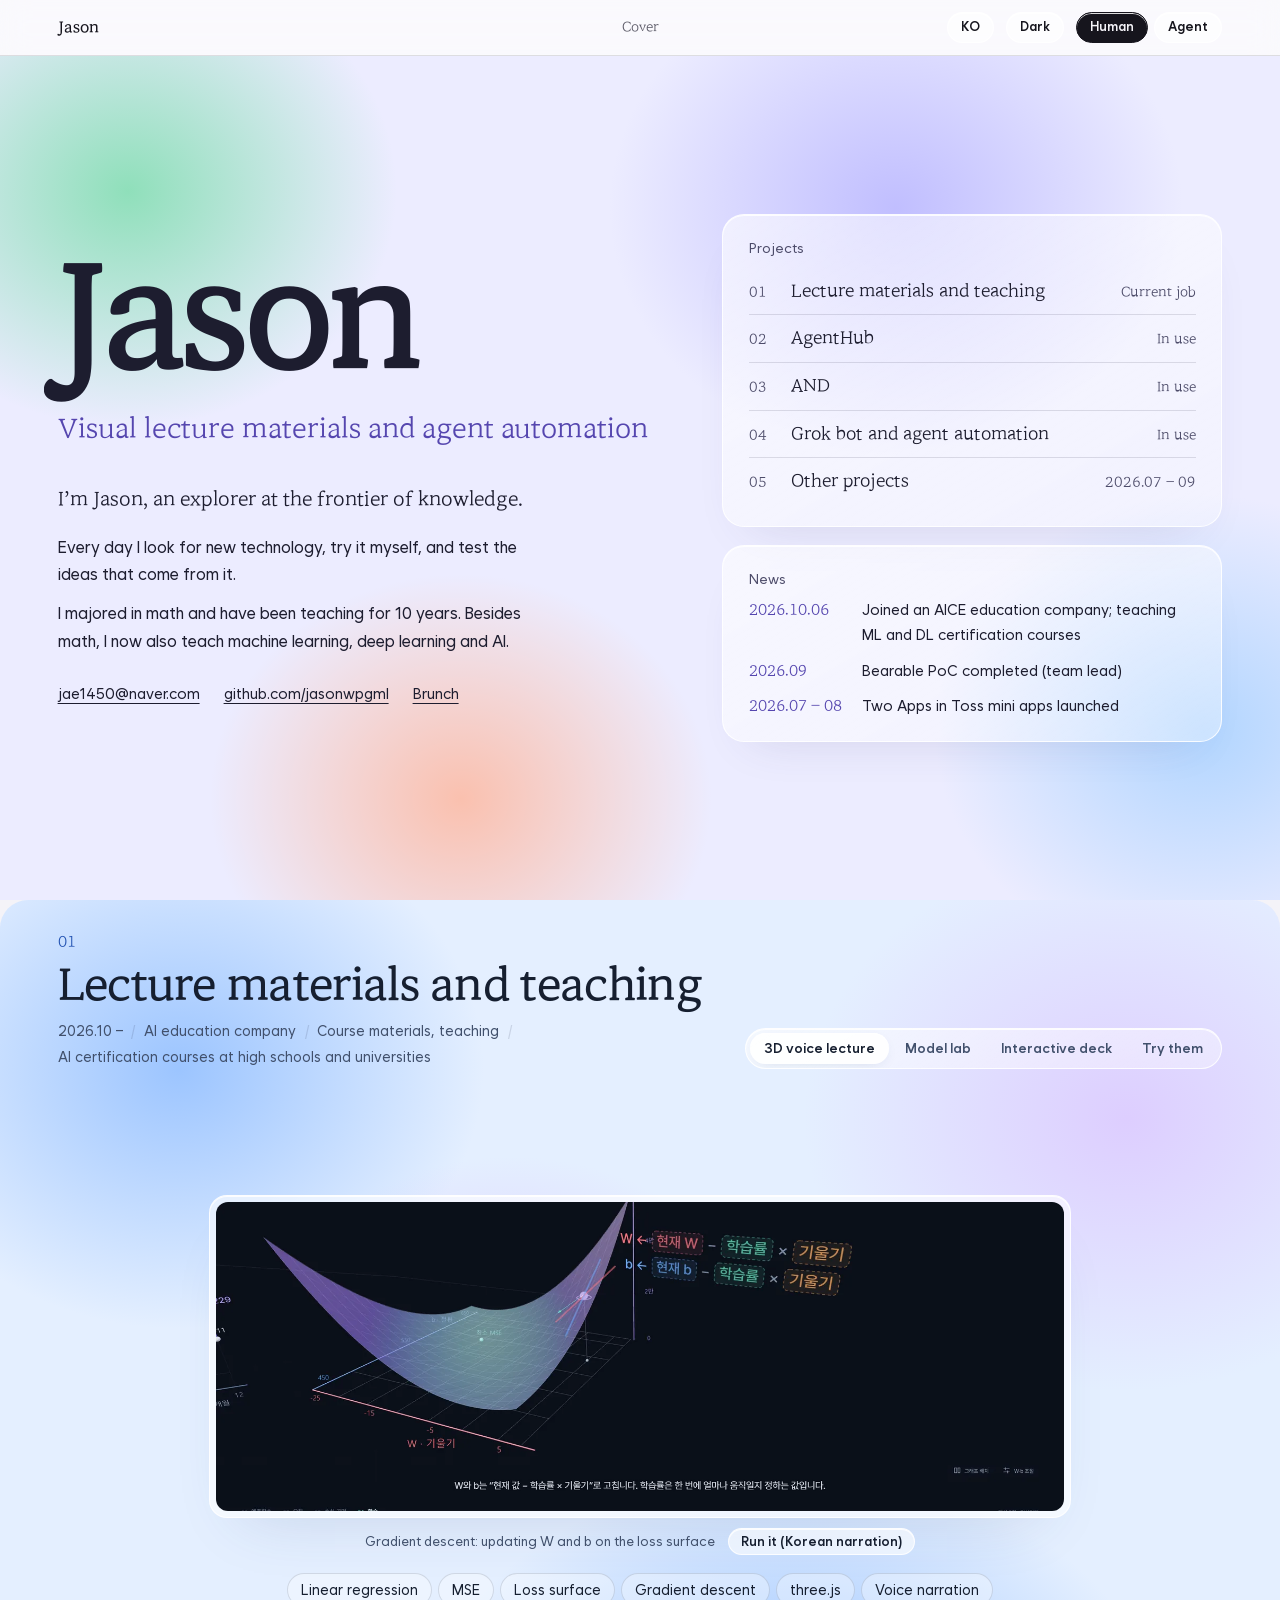
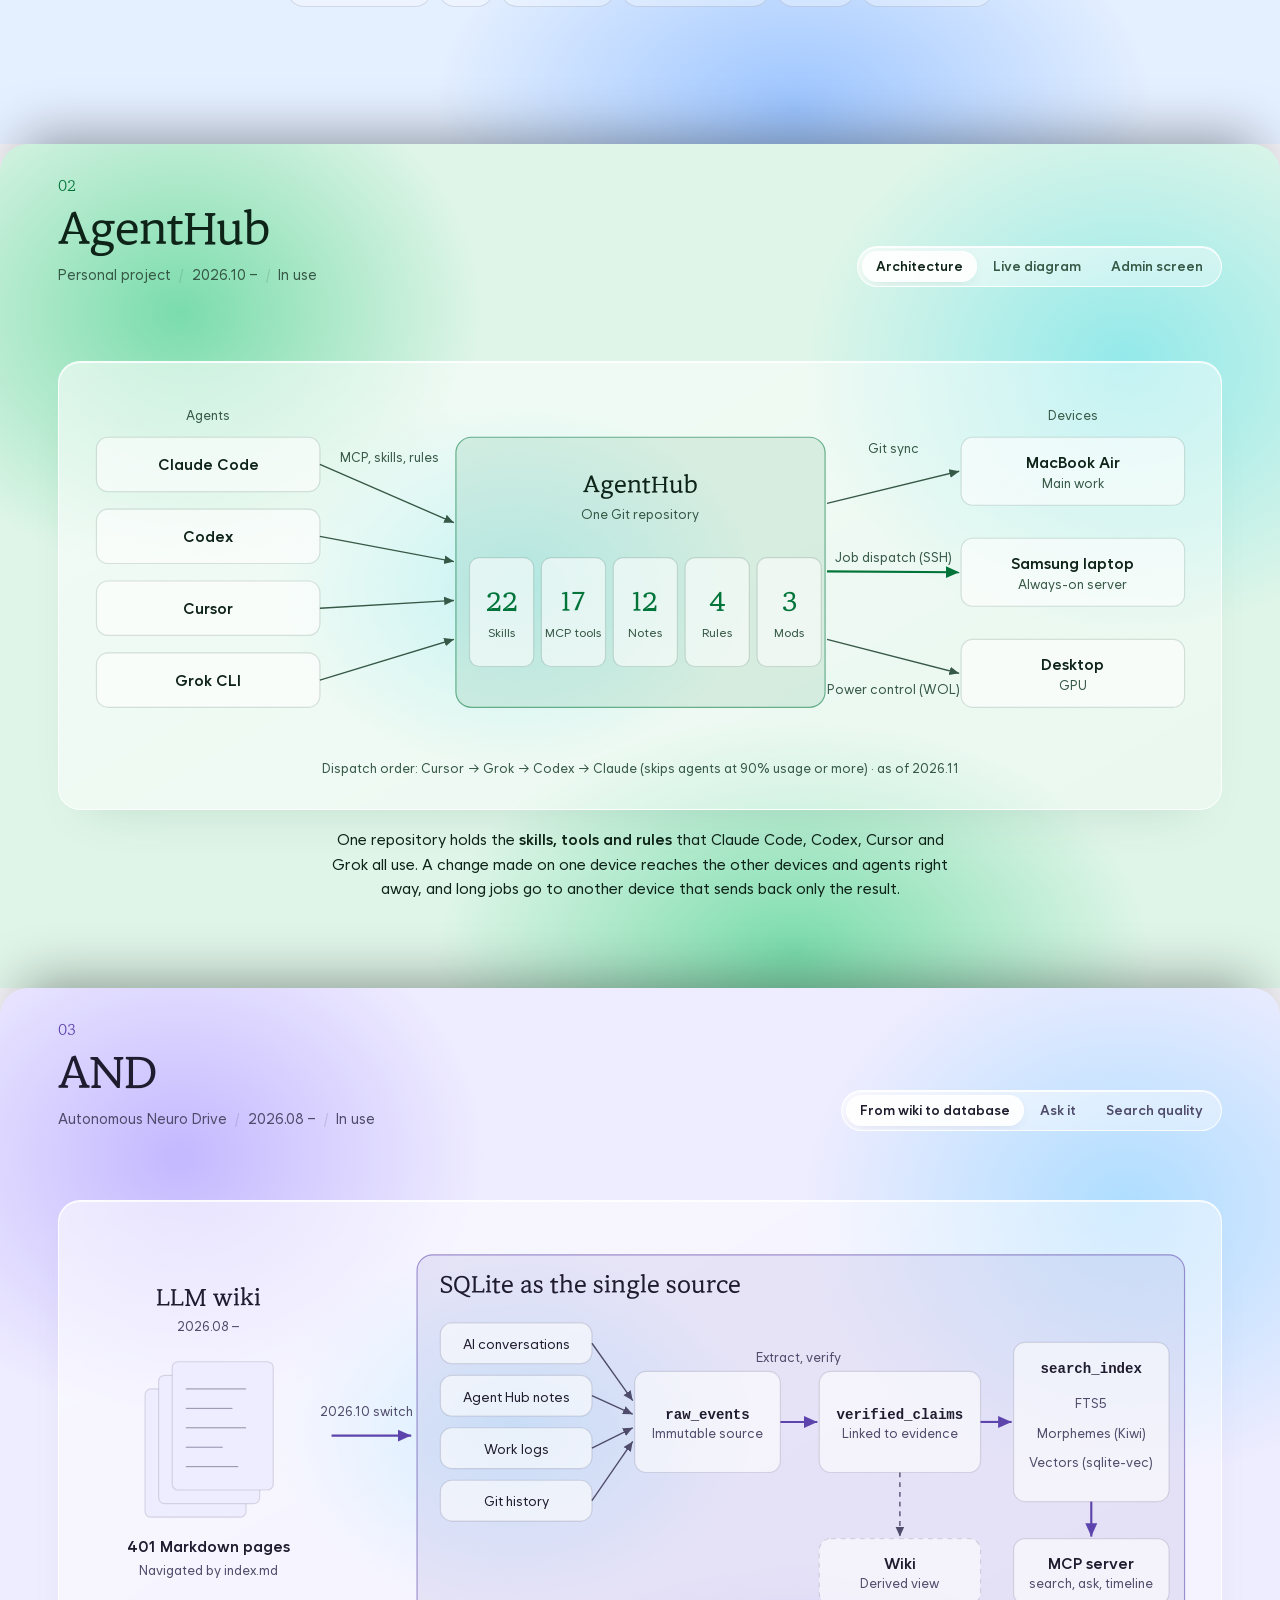
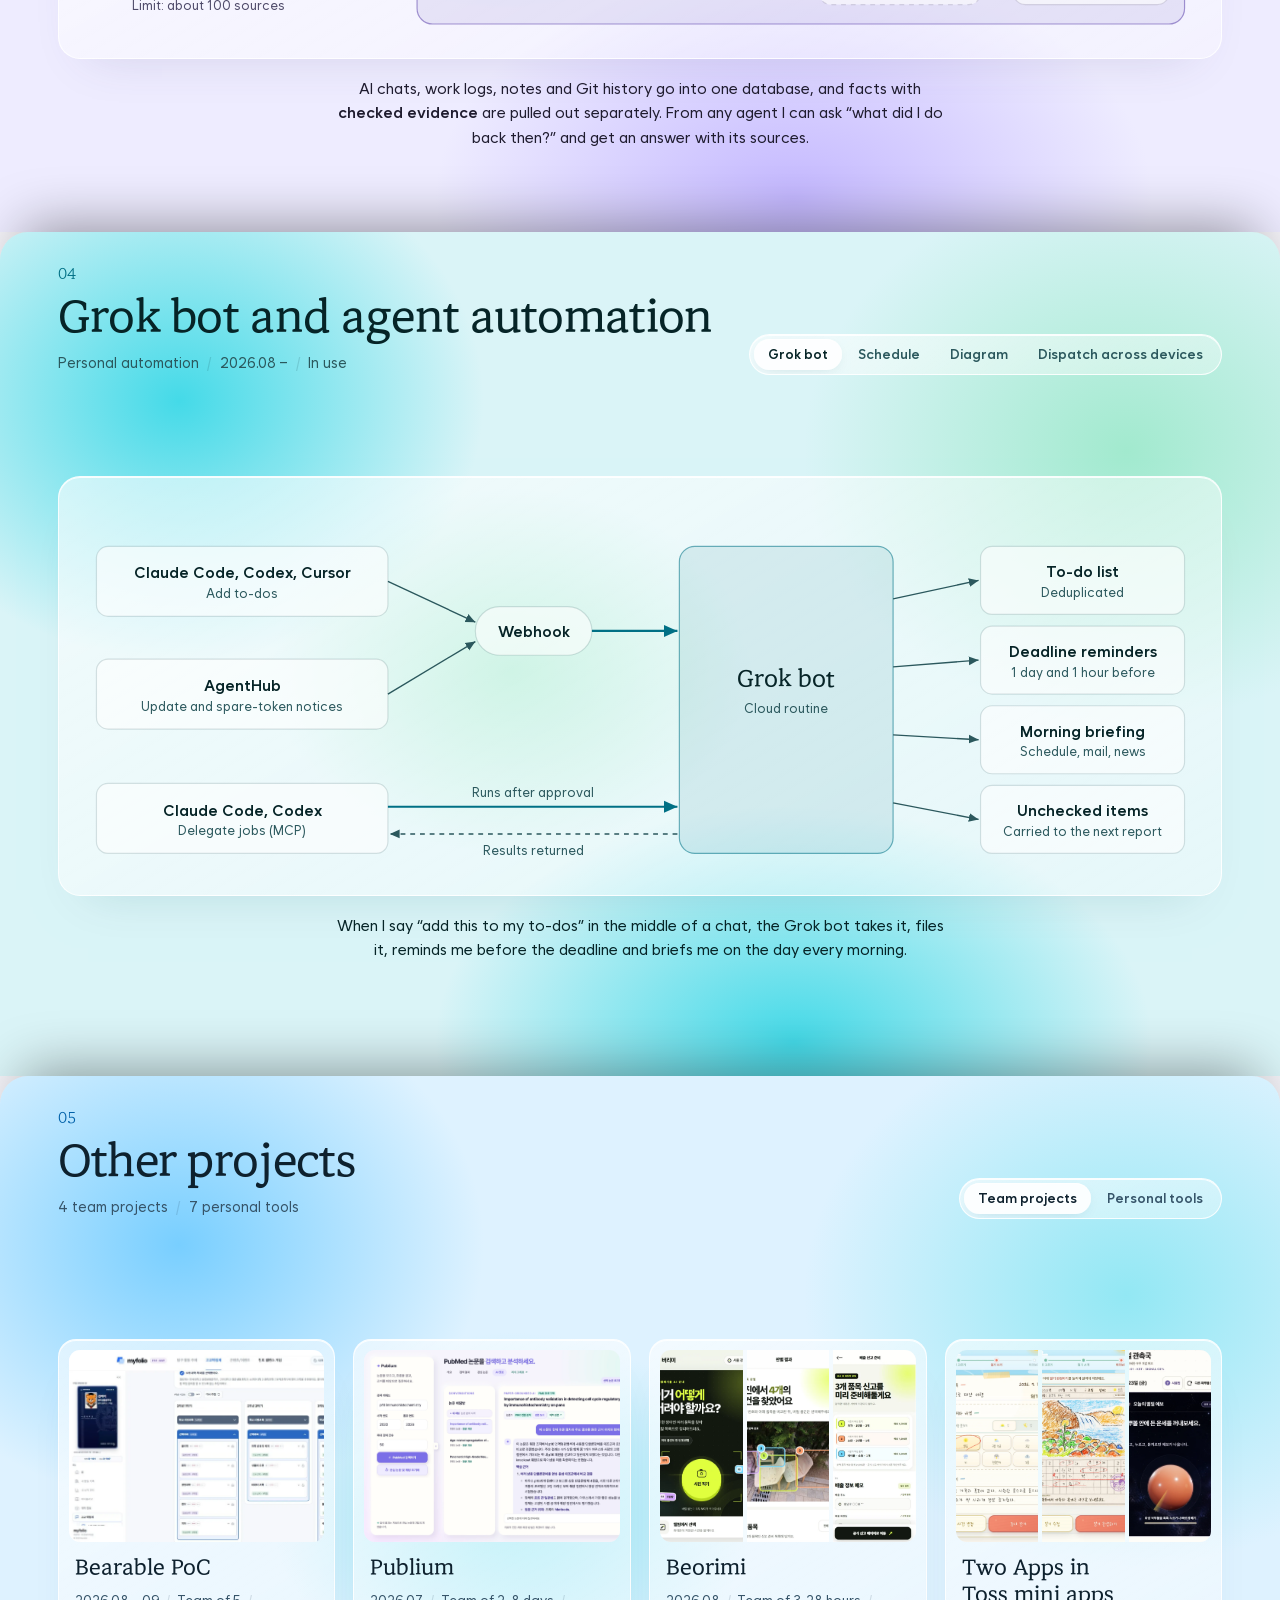
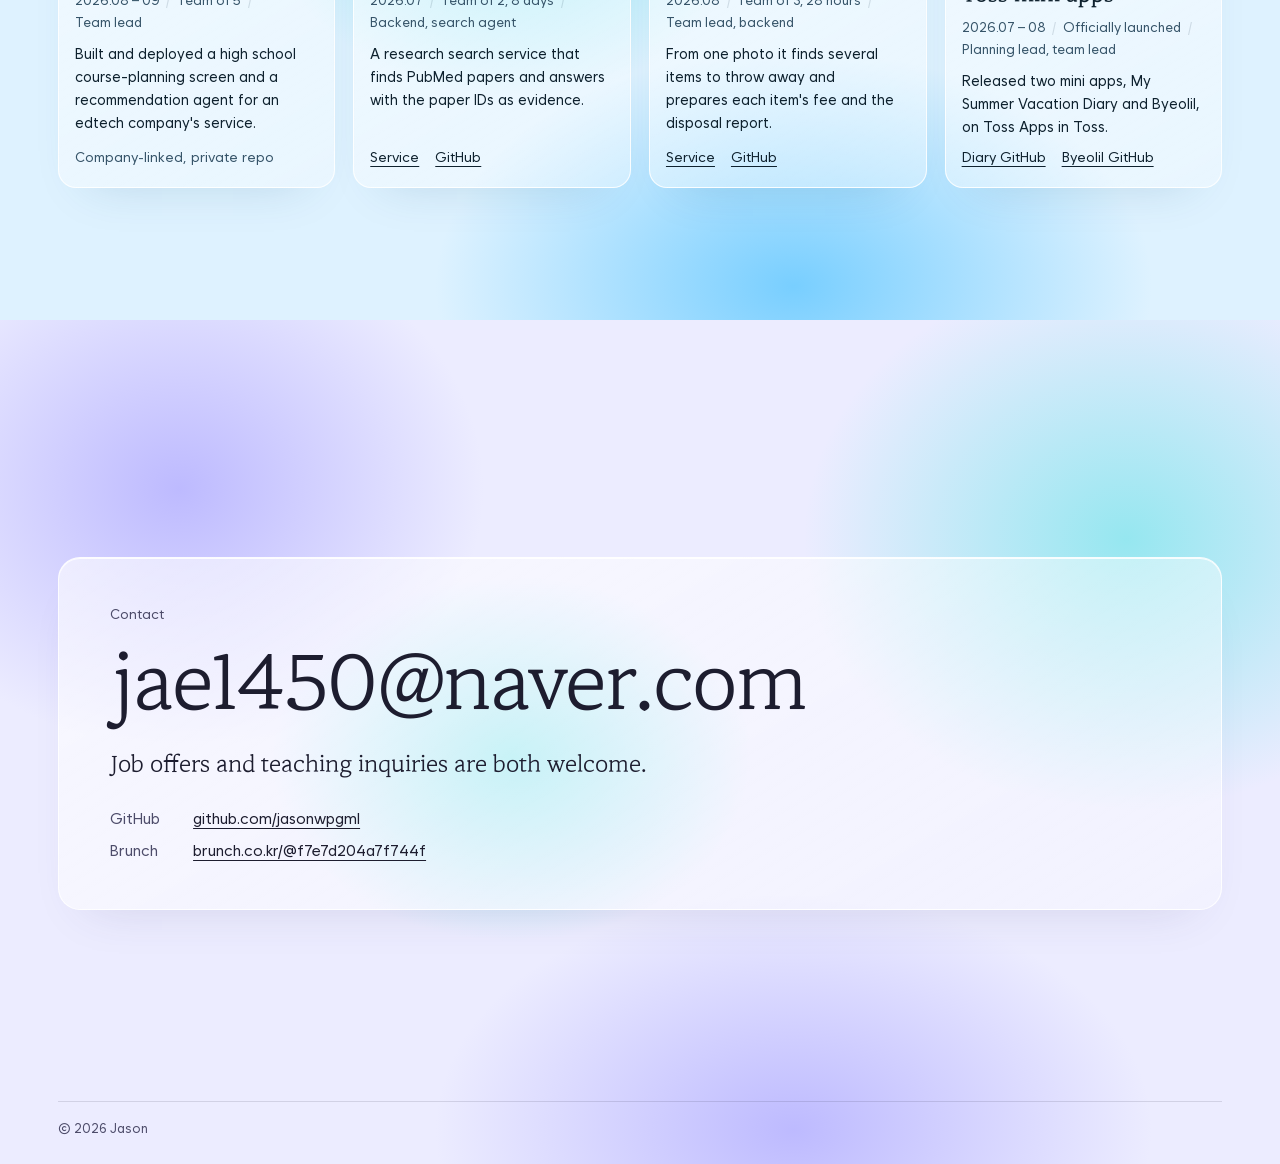
<file: en/index.html>
<!doctype html>
<html lang="en">
<head>
<meta charset="utf-8">
<!-- 이 페이지는 자기 사이트 밖으로 통신하지 않는다. face.link의 MediaPipe가 보내려는 사용량 지표도 여기서 막힌다 -->
<meta http-equiv="Content-Security-Policy" content="connect-src 'self' blob: data:">
<meta name="viewport" content="width=device-width, initial-scale=1, viewport-fit=cover">
<title>Jason Portfolio</title>
<meta name="author" content="JSonJh (https://github.com/jasonwpgml)">
<meta name="description" content="Portfolio of Jason, a math major who has taught for 10 years and builds visual lecture materials and agent automation tools.">
<link rel="alternate" hreflang="ko" href="https://jasonwpgml.github.io/">
<link rel="alternate" hreflang="en" href="https://jasonwpgml.github.io/en/">
<meta name="color-scheme" content="light dark">
<script>
// Apply a saved theme before first paint so the page never flashes the wrong one.
try { const t = localStorage.getItem('theme'); if (t) document.documentElement.dataset.theme = t; } catch {}
</script>
<style>
/* Layout: one screen per scene. Each scene is lit by soft colour fields in its project's hue; text sits on frosted glass. */
@font-face{font-family:"Maru Buri";font-weight:400;font-display:swap;src:url("../fonts/MaruBuri-Regular.woff2") format("woff2")}
@font-face{font-family:"Maru Buri";font-weight:600;font-display:swap;src:url("../fonts/MaruBuri-SemiBold.woff2") format("woff2")}
@font-face{font-family:"Maru Buri";font-weight:700;font-display:swap;src:url("../fonts/MaruBuri-Bold.woff2") format("woff2")}
@font-face{font-family:"Wanted Sans";font-weight:400;font-display:swap;src:url("../fonts/WantedSans-Regular.woff2") format("woff2")}
@font-face{font-family:"Wanted Sans";font-weight:600;font-display:swap;src:url("../fonts/WantedSans-SemiBold.woff2") format("woff2")}

:root{
  color-scheme:light dark;
  --ink:light-dark(#16151d,#f5f4fa);
  --ink-2:light-dark(#5c5b68,#aaa9b8);
  --paper:light-dark(#f4f3f8,#0c0b12);
  --hair:light-dark(rgb(22 21 29/.12),rgb(245 244 250/.14));
  --glass:light-dark(rgb(255 255 255/.6),rgb(255 255 255/.1));
  --glass-2:light-dark(rgb(255 255 255/.34),rgb(255 255 255/.035));
  --edge:light-dark(rgb(255 255 255/.85),rgb(255 255 255/.15));
  --shadow:light-dark(rgb(40 30 80/.14),rgb(0 0 0/.45));
  --acc:var(--ink);
  --blur:blur(14px) saturate(160%);
  --serif:"Maru Buri","Noto Serif KR","Nanum Myeongjo",serif;
  --sans:"Wanted Sans","Apple SD Gothic Neo","Malgun Gothic",sans-serif;
  --mono:ui-monospace,"SF Mono",Menlo,Consolas,"D2Coding",monospace;
  --gutter:clamp(16px,4.5vw,64px);
  --max:1240px;
  --measure:34em;
}
:root[data-theme="light"]{color-scheme:light}
:root[data-theme="dark"]{color-scheme:dark}
@supports not (color:light-dark(#000,#fff)){
  :root{--ink:#16151d;--ink-2:#5c5b68;--paper:#f4f3f8;--hair:rgb(22 21 29/.12);--glass:rgb(255 255 255/.55);--glass-2:rgb(255 255 255/.3);--edge:rgb(255 255 255/.85);--shadow:rgb(40 30 80/.14)}
}
*{box-sizing:border-box}
html{scroll-behavior:smooth;scroll-padding-top:var(--head,64px);background:var(--paper)}
body{margin:0;background:var(--paper);color:var(--ink);font:400 16.5px/1.65 var(--sans);word-break:keep-all;overflow-wrap:break-word;-webkit-font-smoothing:antialiased}
a{color:inherit;text-decoration-thickness:1px;text-underline-offset:.25em}
a:hover{text-decoration-thickness:2px}
:focus-visible{outline:2px solid var(--acc);outline-offset:3px}
img{display:block;max-width:100%;height:auto}
h1,h2,h3,h4,h5{font-family:var(--serif);font-weight:600;margin:0;text-wrap:balance;line-height:1.25}
p{margin:0;text-wrap:pretty}
time,.no{font-variant-numeric:tabular-nums}
.wrap{padding-inline:var(--gutter)}
.wrap>*{max-width:var(--max);margin-inline:auto}

/* glass: a translucent pane with a bright top edge. The scene behind is a soft gradient, so real blur would cost a lot and show nothing; only the head blurs. */
.glass{background:linear-gradient(150deg,var(--glass),var(--glass-2));border:1px solid var(--edge);border-radius:22px;
  box-shadow:inset 0 1px 0 var(--edge),0 24px 48px -30px var(--shadow)}

/* scene tone: every colour of a scene comes from its hue pair, in both themes */
.tone{--h:270;--h2:200;
  --ink:light-dark(oklch(24% .035 var(--h)),oklch(97% .014 var(--h)));
  --ink-2:light-dark(oklch(43% .05 var(--h)),oklch(81% .04 var(--h)));
  --acc:light-dark(oklch(47% .16 var(--h)),oklch(84% .12 var(--h)));
  --hair:light-dark(oklch(30% .05 var(--h)/.14),oklch(97% .02 var(--h)/.16));
  --bg:light-dark(oklch(95% .028 var(--h)),oklch(19% .045 var(--h)));
  --orb1:light-dark(oklch(80% .13 var(--h)/.85),oklch(48% .15 var(--h)/.8));
  --orb2:light-dark(oklch(86% .1 var(--h2)/.75),oklch(42% .13 var(--h2)/.75));
  --shadow:light-dark(oklch(40% .09 var(--h)/.18),rgb(0 0 0/.45));
  position:relative;isolation:isolate;overflow:clip;background:var(--bg);color:var(--ink)}
.tone::before{content:"";position:absolute;inset:0;z-index:-1;pointer-events:none;
  background:radial-gradient(34% 44% at 14% 20%,var(--orb1),transparent 70%),radial-gradient(36% 46% at 88% 26%,var(--orb2),transparent 70%),
    radial-gradient(40% 40% at 62% 96%,var(--orb1),transparent 70%),radial-gradient(26% 30% at 40% 52%,var(--orb2),transparent 72%)}
.tone ::selection{background:var(--acc);color:var(--bg)}
@supports not (color:light-dark(#000,#fff)){
  .tone{--ink:oklch(24% .035 var(--h));--ink-2:oklch(43% .05 var(--h));--acc:oklch(47% .16 var(--h));--bg:oklch(95% .028 var(--h));--orb1:oklch(80% .13 var(--h)/.85);--orb2:oklch(86% .1 var(--h2)/.75)}
}

/* running head: a glass bar the scenes pass under */
.head{position:sticky;top:0;z-index:10;background:light-dark(rgb(255 255 255/.5),rgb(14 13 20/.42));-webkit-backdrop-filter:var(--blur);backdrop-filter:var(--blur);
  border-bottom:1px solid var(--hair);padding-block:calc(env(safe-area-inset-top,0px) + 12px) 12px;font-size:14px}
.head-in{display:grid;grid-template-columns:1fr auto 1fr;align-items:center;gap:16px}
.head .ed{font-family:var(--serif);font-weight:600;text-decoration:none;font-size:16px;justify-self:start}
.head .now{font-family:var(--serif);color:var(--ink-2);white-space:nowrap;font-kerning:none}
/* running head label: while it changes, each letter keeps its own slot */
.now i{display:inline-block;font-style:normal;text-align:center;white-space:pre}
.now i.nz{font:400 .86em/1 var(--mono);color:var(--ink-2)}
.ctl{justify-self:end;display:flex;gap:12px}
.keys{display:flex;gap:6px}
/* glass pills; the pressed one fills with ink */
.sq{all:unset;box-sizing:border-box;cursor:pointer;padding:5px 13px;border:1px solid var(--edge);border-radius:999px;
  background:var(--glass);color:var(--ink);font:600 13px/1.45 var(--sans);box-shadow:inset 0 1px 0 var(--edge);
  transition:background-color .2s,color .2s,transform .14s cubic-bezier(.2,.7,.2,1)}
.sq:hover{background:light-dark(rgb(255 255 255/.8),rgb(255 255 255/.14))}
.sq:active{transform:scale(.96)}
.sq[aria-pressed="true"]{background:var(--ink);color:var(--paper);border-color:var(--ink);cursor:default}
.sq:focus-visible{outline:2px solid var(--ink);outline-offset:3px}

/* cover: name, who, and the way in, all on the first screen */
.cover{--h:285;--h2:160;min-height:calc(100svh - var(--head,56px));display:grid;align-items:center;padding:clamp(28px,5svh,64px) var(--gutter)}
.cover::before{background:
  radial-gradient(30% 40% at 10% 16%,light-dark(oklch(82% .12 160/.8),oklch(46% .13 160/.7)),transparent 70%),
  radial-gradient(28% 38% at 36% 88%,light-dark(oklch(84% .11 40/.75),oklch(48% .13 40/.6)),transparent 70%),
  radial-gradient(32% 42% at 70% 18%,light-dark(oklch(80% .12 285/.8),oklch(44% .15 285/.75)),transparent 70%),
  radial-gradient(30% 40% at 94% 80%,light-dark(oklch(84% .1 255/.75),oklch(42% .13 255/.7)),transparent 70%)}
.cover-in{width:min(var(--max),100%);margin-inline:auto;display:grid;grid-template-columns:minmax(0,1.2fr) minmax(0,1fr);gap:clamp(28px,5vw,88px);align-items:center}
.name{font:700 clamp(4rem,min(12vw,19svh),10.5rem)/.9 var(--serif);letter-spacing:-.035em;margin-left:-.05em}
.name .mask{display:inline-flex;overflow:hidden;padding:.06em .04em .22em;margin:-.06em -.04em -.22em}
.name .cap{position:relative}
.name .int{position:absolute;inset:0 auto auto 0;opacity:0;transform:translateX(-.3em)}
.name .j,.name .l{display:inline-block}
.role{font:400 clamp(1.2rem,min(2.2vw,3.6svh),1.85rem)/1.4 var(--serif);margin-top:clamp(12px,2.4svh,24px);color:var(--acc)}
.intro{margin-top:clamp(20px,4svh,44px)}
.intro p{max-width:30em}
.intro p+p{margin-top:12px}
.lede{font:400 clamp(1.1rem,min(1.6vw,2.8svh),1.35rem)/1.55 var(--serif)}
.intro .lede+p{margin-top:clamp(12px,2svh,20px)}
.reach{display:flex;flex-wrap:wrap;gap:8px 24px;margin-top:clamp(16px,3svh,28px);font-size:15px}
.cover-side{display:grid;gap:clamp(12px,2svh,20px)}
.cover-side>.glass{padding:clamp(14px,2.4svh,24px) clamp(18px,2vw,28px)}
.k{font-size:14px;color:var(--ink-2);margin-bottom:8px}
.toc{list-style:none;margin:0;padding:0;display:grid}
.toc a{text-decoration:none;display:grid;grid-template-columns:2.4em 1fr auto;align-items:baseline;padding-block:clamp(6px,1.25svh,11px);font:400 1.1rem/1.4 var(--serif)}
.toc li+li a{border-top:1px solid var(--hair)}
.toc .n,.toc .y{color:var(--ink-2);font-size:13.5px;font-variant-numeric:tabular-nums}
.toc .t{transition:transform .25s cubic-bezier(.2,.7,.2,1)}
.toc a:hover .t{transform:translateX(6px)}
.news h2{font:400 14px/1.6 var(--sans);color:var(--ink-2)}
.news ol{list-style:none;margin:0;padding:0;display:grid;gap:clamp(6px,1.2svh,12px)}
.news li{display:grid;grid-template-columns:6.6em minmax(0,1fr);gap:14px;font-size:15px}
.news time{font-family:var(--serif);color:var(--acc)}

/* project scenes: stacked in order, each slides up over the one before and fills exactly one screen */
.ch{display:grid;grid-template-rows:auto minmax(0,1fr);gap:clamp(12px,2.2svh,24px);padding-block:clamp(18px,3.4svh,40px) clamp(16px,3svh,36px)}
.projects .ch{position:sticky;top:var(--head,56px);height:calc(100svh - var(--head,56px));border-radius:28px 28px 0 0}
.projects .ch+.ch{box-shadow:0 -28px 56px -24px rgb(0 0 0/.4)}
.projects .ch::after{content:"";position:absolute;inset:0;background:#000;opacity:calc(var(--cover,0) * .38);pointer-events:none;will-change:opacity}
.ch-head{width:min(var(--max),calc(100% - 2 * var(--gutter)));margin-inline:auto;display:grid;grid-template-columns:minmax(0,1fr) auto;gap:10px 32px;align-items:end}
.ch-head .no{font-family:var(--serif);color:var(--acc);font-size:15px;display:block;margin-bottom:2px}
.ch-head h2{font-size:clamp(1.8rem,min(3.6vw,6svh),3.1rem);letter-spacing:-.015em}
.meta{display:flex;flex-wrap:wrap;gap:2px 0;color:var(--ink-2);font-size:14.5px;margin-top:4px}
.meta span:not(:last-child)::after{content:"/";padding-inline:.6em;color:var(--hair)}

/* tabs: the panes of a project, a glass pill follows the swipe */
.tabs{position:relative;display:flex;gap:2px;padding:4px;border-radius:999px;max-width:100%;overflow-x:auto;scrollbar-width:none}
.tabs::-webkit-scrollbar{display:none}
.tabs button{all:unset;position:relative;z-index:1;cursor:pointer;padding:6px 14px;border-radius:999px;font:600 13.5px/1.35 var(--sans);color:var(--ink-2);white-space:nowrap;transition:color .2s}
.tabs button:hover,.tabs button[aria-selected="true"]{color:var(--ink)}
.tabs button:focus-visible{outline:2px solid var(--acc);outline-offset:-2px}
.tabs .pill{position:absolute;top:4px;bottom:4px;left:0;border-radius:999px;background:light-dark(rgb(255 255 255/.9),rgb(255 255 255/.17));
  box-shadow:inset 0 1px 0 var(--edge),0 4px 14px -6px var(--shadow);pointer-events:none}

/* track: panes side by side; swipe, drag, the tabs or the keys move between them */
.track{display:flex;overflow-x:auto;overflow-y:hidden;scroll-snap-type:x mandatory;overscroll-behavior-x:contain;scrollbar-width:none;min-height:0}
.track::-webkit-scrollbar{display:none}
@media (hover:hover) and (pointer:fine){.track{cursor:grab}}
.track.dragging{scroll-snap-type:none;cursor:grabbing;user-select:none}
.track.dragging *{pointer-events:none}
.pane{flex:0 0 100%;min-width:0;min-height:0;scroll-snap-align:start;scroll-snap-stop:always;display:grid;align-content:center;overflow-y:auto;scrollbar-width:none;padding:2px var(--gutter) 6px}
.pane::-webkit-scrollbar{display:none}
.pane>*{width:min(var(--max),100%);margin-inline:auto}

.links{display:flex;flex-wrap:wrap;align-items:center;gap:6px 22px;margin-top:clamp(12px,2.2svh,20px);font-size:15px}

.private{color:var(--ink-2)}

/* screenshots: a glass bezel; the image shrinks to the room the screen has left */
.shot{margin:0;min-width:0;display:grid;justify-items:center}
.frame{display:block;max-width:100%;padding:6px;border:1px solid var(--edge);border-radius:18px;background:var(--glass);box-shadow:inset 0 1px 0 var(--edge),0 30px 60px -34px var(--shadow);
  transition:transform .3s cubic-bezier(.2,.7,.2,1),box-shadow .3s}
.frame img{border-radius:12px;background:#fff}

.shot figcaption{font-size:13.5px;color:var(--ink-2);margin-top:10px;text-align:center}

/* main scenes: one picture or diagram per pane, keywords under it */
.viz{display:grid;gap:clamp(10px,2svh,18px);justify-items:center}
.viz>.chips{justify-content:center}
.gal{display:grid;grid-template-columns:repeat(var(--n,1),minmax(0,1fr));gap:clamp(10px,1.4vw,18px);width:100%;align-items:start}
.gal:not(.one) .frame{width:100%}
.gal .frame img{width:100%}
.shot .run{display:inline-block;margin-left:10px;padding:3px 12px;border-radius:999px;border:1px solid var(--edge);background:var(--glass);color:var(--ink);font:600 13px/1.5 var(--sans);text-decoration:none;box-shadow:inset 0 1px 0 var(--edge)}
.shot .run:hover{background:light-dark(rgb(255 255 255/.8),rgb(255 255 255/.14))}
.gal.one .frame img{width:auto;max-width:100%;max-height:calc(var(--room,70svh) - 128px)}
.gal.lead{grid-template-columns:minmax(0,2.1fr) minmax(0,1fr);max-width:calc((var(--room,70svh) - 86px) * 2.4)}
.gal.lead .shot:first-child{grid-row:span 2}
.dg{margin:0;width:100%;padding:clamp(8px,1.6svh,16px) clamp(10px,1.4vw,20px);border-radius:22px}
.dg svg{display:block;width:100%;height:auto;max-height:calc(var(--room,70svh) - 104px);font-family:var(--sans)}
.dg text{fill:var(--ink);font-size:16px}
.dg .t1{font-weight:600}
.dg .t2{fill:var(--ink-2);font-size:13.5px}
.dg .t3{fill:var(--ink-2);font-size:12.5px}
.dg .t3b{font-size:14px}
.dg .code{font-family:var(--mono);font-size:14.5px;font-weight:600}
.dg .h{font-family:var(--serif);font-weight:600;font-size:25px}
.dg .num{font-family:var(--serif);font-weight:600;font-size:28px;fill:var(--acc)}
.dg .b{fill:var(--glass);stroke:var(--hair);stroke-width:1.2}
.dg .b.hub{fill:color-mix(in oklch,var(--acc) 10%,transparent);stroke:color-mix(in oklch,var(--acc) 55%,transparent)}
.dg .b.dash{stroke-dasharray:5 5}
.dg .b.pg{fill:var(--bg)}
.dg .ln{fill:none;stroke:var(--ink-2);stroke-width:1.4}
.dg .ln.a{stroke:var(--acc);stroke-width:2.2}
.dg .ln.d{stroke-dasharray:5 5}
.dg .ln.thin{stroke-width:1;opacity:.6}
.dg .mk{fill:var(--ink-2)}
.dg .mk.a{fill:var(--acc)}
.dg .dot{fill:var(--bg);stroke:var(--ink-2);stroke-width:1.4}
.dg .tick{fill:var(--acc)}
.quality{width:min(880px,100%);padding:clamp(18px,3svh,32px) clamp(20px,2.6vw,40px);display:grid;gap:clamp(14px,2.6svh,26px)}
.quality .k{margin:0}
.meters{list-style:none;margin:0;padding:0;display:grid;gap:clamp(10px,1.8svh,16px)}
.meters li{display:grid;grid-template-columns:9.5em minmax(0,1fr) 4.2em;gap:16px;align-items:center}
.meters .bar{height:10px;border-radius:5px;background:var(--hair);overflow:hidden}
.meters .bar i{display:block;height:100%;width:calc(var(--v) * 100%);border-radius:0 5px 5px 0;background:var(--acc)}
.meters b{font:600 1.35rem/1 var(--serif);text-align:right;font-variant-numeric:tabular-nums}
.meters small{font:400 13px/1 var(--sans);color:var(--ink-2)}
.stats{list-style:none;margin:0;padding:clamp(12px,2.2svh,20px) 0 0;border-top:1px solid var(--hair);display:grid;grid-template-columns:repeat(4,minmax(0,1fr));gap:12px}
.stats b{display:block;font:600 clamp(1.4rem,min(2.4vw,4svh),2rem)/1.1 var(--serif);font-variant-numeric:tabular-nums}
.stats span{font-size:13.5px;color:var(--ink-2)}

/* keyword chips: the only text most scenes carry */
.chips{list-style:none;margin:0;padding:0;display:flex;flex-wrap:wrap;gap:6px}
.chips li{padding:3px 10px;border-radius:999px;border:1px solid var(--hair);background:var(--glass-2);font:400 13px/1.5 var(--sans);color:var(--ink);white-space:nowrap}
.chips.big li{font-size:14.5px;padding:5px 13px}

/* other projects: one card each, picture first */
.minis{list-style:none;margin:0 auto;padding:0;display:grid;grid-template-columns:repeat(4,minmax(0,1fr));gap:clamp(10px,1.4vw,18px);align-items:stretch}
.mini{border-radius:18px;padding:10px 10px clamp(12px,2svh,18px);display:grid;grid-template-rows:auto auto auto 1fr auto;gap:8px;min-width:0}
.mini .thumb{aspect-ratio:4/3;max-height:calc(var(--room,70svh) - 290px);width:100%;border-radius:11px;overflow:hidden;background:var(--glass-2)}
.mini .thumb img{width:100%;height:100%;object-fit:cover;object-position:top left}
.mini .thumb.phones3{display:grid;grid-template-columns:repeat(3,minmax(0,1fr));gap:4px}
.mini .thumb.phones3 img{object-position:top center}
.mini h3{font-size:clamp(1.15rem,min(1.7vw,3svh),1.4rem);padding-inline:6px;margin-top:4px}
.mini .facts{display:flex;flex-wrap:wrap;color:var(--ink-2);font-size:13.5px;padding-inline:6px}
.mini .facts span:not(:last-child)::after{content:"/";padding-inline:.5em;color:var(--hair)}
.mini .chips{padding-inline:6px;align-content:start}
.mini .links{margin-top:0;padding-inline:6px;font-size:14px;gap:4px 16px}
.rows{list-style:none;margin:0 auto;padding:clamp(6px,1.2svh,12px) clamp(18px,2.4vw,32px);border-radius:22px}
.rows>li{display:grid;grid-template-columns:7.5em minmax(0,1fr);gap:16px;align-items:center;padding-block:clamp(8px,1.5svh,14px)}
.rows>li+li{border-top:1px solid var(--hair)}
.rows b{font:600 1.15rem/1.3 var(--serif)}
.rows p{margin:0;color:var(--ink);font-size:15px}

/* core: one or two short lines under a picture, in place of keyword chips */
.core{margin:0;text-align:center;font-size:15.5px;line-height:1.6;color:var(--ink);max-width:62ch}
.core b{font-weight:600}
.mini .core{text-align:left;font-size:14.5px;padding-inline:6px;max-width:none}

/* live diagram: the public copy of a working page, framed like a screenshot */
.live{width:100%;display:grid;gap:8px;justify-items:center}
.live .frame{width:100%;padding:6px}
.live iframe{display:block;width:100%;height:calc(var(--room,70svh) - 110px);min-height:360px;border:0;border-radius:12px;background:#07090a}
.live figcaption{font-size:13.5px;color:var(--ink-2);text-align:center}

/* ask: one question, one answer, and what it cost */
.ask-demo{width:min(980px,100%);display:grid;grid-template-columns:minmax(0,1.55fr) minmax(0,1fr);gap:clamp(12px,1.6vw,20px);align-items:start}
.chat{border-radius:22px;padding:clamp(14px,2.2svh,22px);display:grid;gap:12px}
.bub{max-width:92%;padding:10px 14px;border-radius:16px;font-size:14.5px;line-height:1.6}
.bub.q{justify-self:end;background:var(--acc);color:#fff;border-bottom-right-radius:5px}
.bub.a{justify-self:start;background:var(--glass-2);border:1px solid var(--hair);border-bottom-left-radius:5px}
.bub.a p{margin:0 0 6px}
.bub.a ul{margin:0;padding-left:1.1em;display:grid;gap:4px}
.bub.a .cite{margin:8px 0 0;font-size:12.5px;color:var(--ink-2)}
.bub .tag{display:inline-block;margin-bottom:4px;font-size:12px;color:var(--ink-2)}
.cost{border-radius:22px;padding:clamp(14px,2.2svh,22px);display:grid;gap:10px}
.cost dl{margin:0;display:grid;gap:10px}
.cost dt{font-size:13px;color:var(--ink-2)}
.cost dd{margin:2px 0 0;font:600 1.15rem/1.3 var(--serif)}
.cost dd small{display:block;font:400 13px/1.45 var(--sans);color:var(--ink-2);margin-top:2px}
.cost .note{margin:0;font-size:12.5px;color:var(--ink-2)}

/* steps: how the Grok bot keeps the schedule */
.steps{list-style:none;margin:0;padding:0;width:100%;display:grid;grid-template-columns:repeat(4,minmax(0,1fr));gap:clamp(10px,1.4vw,16px);counter-reset:s}
.steps li{border-radius:18px;padding:clamp(12px,2svh,18px);display:grid;align-content:start;gap:6px;counter-increment:s}
.steps li::before{content:counter(s);font:600 1.4rem/1 var(--serif);color:var(--acc)}
.steps h3{font-size:1.05rem}
.steps p{margin:0;font-size:14px;line-height:1.55;color:var(--ink)}
.steps .say{margin-top:4px;padding:8px 10px;border-radius:12px;background:var(--glass-2);border:1px solid var(--hair);font-size:13px;color:var(--ink-2)}

@media (max-width:860px){
  .ask-demo{grid-template-columns:minmax(0,1fr)}
  .steps{grid-template-columns:repeat(2,minmax(0,1fr))}
}
@media (max-width:520px){ .steps{grid-template-columns:minmax(0,1fr)} }

/* contact */
.contact{--h:285;--h2:200;min-height:calc(100svh - var(--head,56px));display:grid;grid-template-rows:minmax(0,1fr) auto;padding:clamp(24px,5svh,56px) var(--gutter) 24px}
.contact-in{align-self:center;width:min(var(--max),100%);margin-inline:auto;padding:clamp(24px,5svh,56px) clamp(22px,4vw,56px)}
.contact .mail{display:inline-block;font:400 clamp(2rem,min(6.2vw,10svh),5.5rem)/1.05 var(--serif);letter-spacing:-.02em;text-decoration:none;word-break:break-all;margin-top:8px}
.contact .mail:hover{text-decoration:underline;text-decoration-thickness:2px}
.contact .chan{list-style:none;margin:clamp(14px,2.6svh,26px) 0 0;padding:0;display:grid;gap:6px;font-size:15.5px}
.contact .chan li{display:grid;grid-template-columns:4.6em minmax(0,1fr);gap:12px}
.contact .chan span{color:var(--ink-2)}
.contact .chan a{word-break:break-all}
.contact .ask{font:400 clamp(1.1rem,min(1.8vw,3svh),1.5rem)/1.5 var(--serif);margin-top:clamp(14px,2.6svh,26px)}
.colophon{width:min(var(--max),100%);margin-inline:auto;display:flex;justify-content:space-between;flex-wrap:wrap;gap:12px;padding-top:16px;border-top:1px solid var(--hair);font-size:13px;color:var(--ink-2)}

/* agent edition: the same facts as a terminal, green on black, with a slow rain in the margins */
html[data-edition="agent"]{color-scheme:dark;--paper:#030a05;--ink:#c6f6d2;--ink-2:#5fae76;--hair:#16331f;--glass:transparent;--edge:#2f8a4a}
html[data-edition="agent"] .head{background:rgb(3 10 5/.88);-webkit-backdrop-filter:none;backdrop-filter:none}
html[data-edition="agent"] .sq{border-radius:3px;box-shadow:none}
.agent{display:none;position:relative;min-height:100svh;padding-block:56px 80px;font:400 14.5px/1.75 var(--mono)}
.agent pre{position:relative;z-index:1;margin:0 0 0 max(0px,(100% - var(--max)) / 2);white-space:pre-wrap;word-break:break-word;font:inherit;max-width:92ch;
  color:#9fe0b0;text-shadow:0 0 6px rgb(80 220 120/.18);font-kerning:none;font-variant-ligatures:none}
.agent .k{color:#d8ffe2}
.agent .c{color:#4f8d61}
.agent .h{color:#7dff9f}
.agent .nz{color:#2f8a4a}
.agent .nz.w{display:inline-block;width:1ic;text-align:center}
.agent .gh{color:transparent;text-shadow:none}
/* 100lvh: a phone's address bar folding in and out must not resize the canvas, or the rain is rebuilt from scratch */
.rain{position:fixed;top:0;left:0;width:100%;height:100%;height:100lvh;z-index:0;pointer-events:none;display:none}
.face{z-index:0;display:none}
/* the rain covers the whole screen and the face sits in the middle, behind the text.
   A light veil plus a dark halo around each glyph keeps the text readable on top of it */
html[data-edition="agent"] .agent::before{content:"";position:fixed;inset:0;z-index:0;pointer-events:none;background:rgb(3 10 5/.42)}
html[data-edition="agent"] .agent pre,html[data-edition="agent"] .agent .credit{text-shadow:0 0 2px #030a05,0 0 6px #030a05,0 0 12px rgb(3 10 5/.9)}
.agent .credit{position:relative;z-index:1;max-width:92ch;margin:32px 0 0 max(0px,(100% - var(--max)) / 2);font-size:12px;color:var(--ink-2)}
.agent .credit a{color:inherit}
/* face.link: 글이 끝난 뒤 한참 빈 공간이 이어지고, 그 끝에 숨 쉬듯 빛나는 구슬 하나. 누르면 카메라 표정 인식 창이 뜬다 */
.agent .void{height:85svh}
.agent .orb-wrap{position:relative;z-index:1;display:flex;justify-content:center;padding:0 0 9svh}
.agent .orb{all:unset;position:relative;width:46px;height:46px;border-radius:50%;cursor:pointer;
  background:radial-gradient(circle,#eafff1 0 2px,rgb(125 255 159/.85) 3px,rgb(60 255 149/.22) 9px,rgb(3 10 5/0) 70%);
  box-shadow:0 0 0 1px rgb(47 138 74/.55),0 0 22px rgb(60 255 149/.28),inset 0 0 12px rgb(60 255 149/.18);
  animation:orb 3.6s ease-in-out infinite}
.agent .orb::before{content:"";position:absolute;inset:-14px;border-radius:50%;border:1px solid rgb(60 255 149/.18);animation:orbring 3.6s ease-out infinite}
.agent .orb::after{content:"face.link";position:absolute;left:50%;top:calc(100% + 14px);transform:translateX(-50%);font:400 11px/1 var(--mono);letter-spacing:.2em;color:#4f8d61;opacity:0;transition:opacity .4s}
.agent .orb:hover,.agent .orb:focus-visible{box-shadow:0 0 0 1px rgb(125 255 159/.9),0 0 34px rgb(60 255 149/.6),inset 0 0 14px rgb(125 255 159/.35)}
.agent .orb:hover::after,.agent .orb:focus-visible::after{opacity:1}
@keyframes orb{0%,100%{transform:scale(.9);filter:brightness(.8)}50%{transform:scale(1.04);filter:brightness(1.25)}}
@keyframes orbring{0%{transform:scale(.7);opacity:0}30%{opacity:.9}100%{transform:scale(1.5);opacity:0}}
@media (prefers-reduced-motion:reduce){.agent .orb,.agent .orb::before{animation:none}}
.facelink{position:fixed;right:16px;bottom:16px;z-index:5;width:min(560px,calc(100vw - 32px));max-height:calc(100svh - 96px);overflow:auto;
  background:rgb(3 10 5/.86);border:1px solid #2f8a4a;border-radius:6px;padding:12px;font:400 12px/1.6 var(--mono);color:#c6f6d2;backdrop-filter:blur(2px)}
.facelink[hidden]{display:none}
.facelink .fl-view{position:relative;width:200px;aspect-ratio:4/3;float:right;margin:0 0 8px 12px;border:1px solid #16331f;overflow:hidden;background:#000}
.facelink video,.facelink canvas{position:absolute;inset:0;width:100%;height:100%;object-fit:cover;transform:scaleX(-1)}
.facelink video{opacity:.55}
.facelink pre{margin:0;white-space:pre-wrap;word-break:break-word;font:inherit}
.facelink .sq{clear:both;margin-top:8px}
@media (max-width:700px){.facelink{right:8px;left:8px;bottom:8px;width:auto;font-size:11px}.facelink .fl-view{width:120px}}
html[data-edition="agent"] .human{display:none}
html[data-edition="agent"] .agent,html[data-edition="agent"] .rain,html[data-edition="agent"] .face{display:block}
html[data-edition="agent"] .head .now{visibility:hidden}

@media print{
  .projects .ch{position:static;height:auto;box-shadow:none;border-radius:0}
  .projects .ch::after,.rain,.face,.tabs{display:none}
  .track{display:block;overflow:visible}
  .pane{display:block;overflow:visible;padding-block:12px}
}

/* motion: one load sequence on the cover; everything rests visible */
@media (prefers-reduced-motion:no-preference){
  .name .l,.name .cap{animation:rise .9s cubic-bezier(.2,.75,0,1) both;animation-delay:calc(var(--i,0) * 70ms + 150ms)}
  .name .int{animation:int-out 1.9s cubic-bezier(.6,0,.2,1) both}
  .name .j{animation:j-in 1.9s cubic-bezier(.6,0,.2,1) both}
  .role,.intro,.cover-side>*{animation:settle .9s cubic-bezier(.2,.75,0,1) both;animation-delay:1.15s}
  .cover-side>*+*{animation-delay:1.3s}
  @keyframes rise{from{transform:translateY(105%)}}
  @keyframes int-out{0%,55%{opacity:1;transform:translateX(-.3em)}100%{opacity:0;transform:translateX(-.34em) rotate(-24deg)}}
  @keyframes j-in{0%,55%{opacity:0;transform:rotate(18deg);margin-right:.14em}100%{opacity:1;transform:none;margin-right:0}}
  @keyframes settle{from{opacity:0;transform:translateY(14px)}}
}
::view-transition-old(root),::view-transition-new(root){animation:none;mix-blend-mode:normal}

/* short screens: tighter type and spacing so each scene still fits */
@media (min-width:861px) and (max-height:820px){
  body{font-size:15px;line-height:1.6}
  .news li{font-size:14px}

  .links{font-size:14px}

}

@media (max-width:860px){
  body{font-size:16px}
  .cover{min-height:0;padding-block:40px 48px}
  .cover-in{grid-template-columns:minmax(0,1fr)}
  .minis{grid-template-columns:repeat(2,minmax(0,1fr))}
  .gal{grid-template-columns:minmax(0,1fr) !important}
  .gal .frame{width:100%}
  .gal.one .frame img{max-height:none;width:100%}
  .dg{overflow-x:auto}
  .dg-in{min-width:820px}
  .dg svg{max-height:none}
  .meters li{grid-template-columns:minmax(0,1fr) 4.2em}
  .meters .lab{grid-column:1/-1}
  .stats{grid-template-columns:repeat(2,minmax(0,1fr))}
  .mini .thumb{max-height:none}
  .rows>li{grid-template-columns:minmax(0,1fr);gap:6px}

  .projects .ch{position:relative;top:auto;height:auto;border-radius:24px 24px 0 0}
  .projects .ch::after{display:none}
  .ch-head{grid-template-columns:minmax(0,1fr)}
  .tabs{justify-self:start}
  .track{align-items:flex-start;transition:height .35s cubic-bezier(.2,.7,.2,1)}
  .pane{overflow:visible;align-content:start}

  .news li{grid-template-columns:minmax(0,1fr);gap:0}
  .head-in{grid-template-columns:1fr auto}
  .head .now{display:none}
  .contact{min-height:0}
}
@media (max-width:560px){
  /* three phones side by side get too small; let them scroll inside their own row */
  

  .head .ed{font-size:15px}
  .sq{padding:4px 10px}
  .minis{grid-template-columns:minmax(0,1fr)}
  .ctl{gap:8px}
}
@media (prefers-reduced-motion:reduce){html{scroll-behavior:auto}}
</style>
</head>
<body>
<header class="head wrap">
  <div class="head-in">
    <a class="ed" href="#top">Jason</a>
    <span class="now" id="running" aria-hidden="true">Cover</span>
    <div class="ctl">
      <a class="sq" href="../" hreflang="ko" aria-label="Korean version">KO</a>
      <button type="button" class="sq" id="theme" aria-pressed="false">Dark</button>
      <div class="keys" role="group" aria-label="Edition">
        <button type="button" class="sq" id="m-human" aria-pressed="true">Human</button>
        <button type="button" class="sq" id="m-agent" aria-pressed="false">Agent</button>
      </div>
    </div>
  </div>
</header>

<main class="human" id="top">

<section class="cover tone" data-run="Cover">
  <div class="cover-in">
    <div>
      <h1 class="name" aria-label="Jason"><span class="mask" aria-hidden="true"><span class="cap"><span class="int">∫</span><span class="j">J</span></span><span class="l" style="--i:1">a</span><span class="l" style="--i:2">s</span><span class="l" style="--i:3">o</span><span class="l" style="--i:4">n</span></span></h1>
      <p class="role">Visual lecture materials and agent automation</p>
      <div class="intro">
        <p class="lede">I’m Jason, an explorer at the frontier of knowledge.</p>
        <p>Every day I look for new technology, try it myself, and test the ideas that come from it.</p>
        <p>I majored in math and have been teaching for 10 years. Besides math, I now also teach machine learning, deep learning and AI.</p>
        <div class="reach">
          <a href="mailto:jae1450@naver.com">jae1450@naver.com</a>
          <a href="https://github.com/jasonwpgml">github.com/jasonwpgml</a>
          <a href="https://brunch.co.kr/@f7e7d204a7f744f">Brunch</a>
        </div>
      </div>
    </div>
    <div class="cover-side">
      <nav class="glass" aria-label="Contents">
        <p class="k">Projects</p>
        <ol class="toc">
          <li><a href="#lecture"><span class="n">01</span><span class="t">Lecture materials and teaching</span><span class="y">Current job</span></a></li>
          <li><a href="#agenthub"><span class="n">02</span><span class="t">AgentHub</span><span class="y">In use</span></a></li>
          <li><a href="#and"><span class="n">03</span><span class="t">AND</span><span class="y">In use</span></a></li>
          <li><a href="#auto"><span class="n">04</span><span class="t">Grok bot and agent automation</span><span class="y">In use</span></a></li>
          <li><a href="#more"><span class="n">05</span><span class="t">Other projects</span><span class="y">2026.07 – 09</span></a></li>
        </ol>
      </nav>
      <section class="glass news" aria-labelledby="news-h">
        <h2 id="news-h" class="k">News</h2>
        <ol>
          <li><time datetime="2026-10-06">2026.10.06</time><p>Joined an AICE education company; teaching ML and DL certification courses</p></li>
          <li><time datetime="2026-09">2026.09</time><p>Bearable PoC completed (team lead)</p></li>
          <li><time>2026.07 – 08</time><p>Two Apps in Toss mini apps launched</p></li>
        </ol>
      </section>
    </div>
  </div>
</section>

<div class="projects">

<!-- 01 Lecture materials -->
<article class="ch tone" id="lecture" data-run="01 Lecture materials and teaching" style="--h:262;--h2:300">
  <header class="ch-head">
    <div>
      <span class="no">01</span>
      <h2>Lecture materials and teaching</h2>
      <p class="meta"><span>2026.10 –</span><span>AI education company</span><span>Course materials, teaching</span><span>AI certification courses at high schools and universities</span></p>
    </div>
    <div class="tabs glass" role="tablist" aria-label="Lecture materials and teaching"></div>
  </header>
  <div class="track">
    <section class="pane" data-tab="3D voice lecture">
      <div class="viz">
        <div class="gal one"><figure class="shot"><span class="frame"><img src="../img/lecture-3d-gradient.webp" width="1600" height="583" alt="Gradient descent scene from the 3D linear regression lecture. Over a purple loss surface, the update rule subtracts learning rate times gradient from the current W and b." loading="lazy"></span><figcaption>Gradient descent: updating W and b on the loss surface <a class="run" href="../lecture-3d/">Run it (Korean narration)</a></figcaption></figure></div><ul class="chips big"><li>Linear regression</li><li>MSE</li><li>Loss surface</li><li>Gradient descent</li><li>three.js</li><li>Voice narration</li></ul>
      </div>
    </section>
    <section class="pane" data-tab="Model lab">
      <div class="viz">
        <div class="gal lead"><figure class="shot"><span class="frame"><img src="../img/lecture-neural.webp" width="1400" height="723" alt="3D neural network lab. Nodes and links run from 8 inputs through three hidden layers to a predicted house price of 148,756 dollars." loading="lazy"></span><figcaption>Neural network: forward and backward pass</figcaption></figure><figure class="shot"><span class="frame"><img src="../img/lecture-cnn.webp" width="1400" height="671" alt="3D CNN lab. A 28 by 28 clothing image passes through convolution and pooling layers into 10 class probabilities." loading="lazy"></span><figcaption>CNN: filters and feature maps</figcaption></figure><figure class="shot"><span class="frame"><img src="../img/lecture-forest.webp" width="1400" height="788" alt="3D random forest view. 32 trees stand in rows, each with its prediction path marked in blue." loading="lazy"></span><figcaption>Random forest: the average of 32 trees</figcaption></figure></div><ul class="chips big"><li>6 models</li><li>Trained on real data</li><li>Fashion-MNIST</li><li>Step-through calculation</li><li>three.js</li></ul>
      </div>
    </section>
    <section class="pane" data-tab="Interactive deck">
      <div class="viz">
        <div class="gal" style="--n:2"><figure class="shot"><span class="frame"><img src="../img/lecture-datatype.webp" width="1400" height="671" alt="Data type slide. A horizontal tree splits data into numeric, string, categorical and boolean types with example values." loading="lazy"></span><figcaption>Data type tree</figcaption></figure><figure class="shot"><span class="frame"><img src="../img/lecture-scaling.webp" width="1400" height="671" alt="Scaling slide. Scatter plots before and after normalization sit side by side, tracking how point B moves." loading="lazy"></span><figcaption>Before and after scaling</figcaption></figure></div><ul class="chips big"><li>AICE Basic</li><li>For high school students and non-majors</li><li>75 pages</li><li>Step-by-step animation</li><li>HTML, CSS, JS</li><li>Apple Pencil annotation</li></ul>
      </div>
    </section>
    <section class="pane" data-tab="Try them">
      <div class="viz">
        <div class="gal" style="--n:3"><figure class="shot"><span class="frame"><img src="../img/edu-neuron.webp" width="960" height="540" alt="A biological neural network and an artificial one drawn side by side in the same layout: one neuron and one node enlarged on top, many of them connected below." loading="lazy"></span><figcaption>Neural network: neuron to node <a class="run" href="../edu/neuron.html" hreflang="ko">Run (Korean)</a></figcaption></figure><figure class="shot"><span class="frame"><img src="../img/edu-dnn.webp" width="960" height="540" alt="A cat photo turns into 4×4 pixels and R, G, B number grids; 48 input values pass through hidden layers and come out as dog or cat." loading="lazy"></span><figcaption>Deep network: photo to class <a class="run" href="../edu/dnn.html" hreflang="ko">Run (Korean)</a></figcaption></figure><figure class="shot"><span class="frame"><img src="../img/edu-gradient.webp" width="960" height="540" alt="A 3D MSE loss surface where the current W, b point moves down to the next one, next to the prediction line and the b update calculation." loading="lazy"></span><figcaption>Gradient descent: formula and surface together <a class="run" href="../edu/gradient.html" hreflang="ko">Run (Korean)</a></figcaption></figure></div><ul class="chips big"><li>Step-by-step playback</li><li>Real computed values</li><li>SVG</li><li>No libraries</li><li>Light and dark</li></ul>
      </div>
    </section>
  </div>
</article>

<!-- 02 AgentHub -->
<article class="ch tone" id="agenthub" data-run="02 AgentHub" style="--h:160;--h2:200">
  <header class="ch-head">
    <div>
      <span class="no">02</span>
      <h2>AgentHub</h2>
      <p class="meta"><span>Personal project</span><span>2026.10 –</span><span>In use</span></p>
    </div>
    <div class="tabs glass" role="tablist" aria-label="AgentHub"></div>
  </header>
  <div class="track">
    <section class="pane" data-tab="Architecture">
      <div class="viz">
        <figure class="dg glass"><div class="dg-in"><svg viewBox="0 0 1160 430" role="img" aria-label="AgentHub architecture. Claude Code, Codex, Cursor and Grok CLI connect to AgentHub over MCP. AgentHub reaches the MacBook, the Samsung laptop and the desktop through Git sync and SSH job dispatch."><defs><marker id="ah-n" viewBox="0 0 10 10" refX="9" refY="5" markerWidth="8" markerHeight="8" orient="auto-start-reverse"><path class="mk" d="M0 1L9 5L0 9z"/></marker><marker id="ah-a" viewBox="0 0 10 10" refX="9" refY="5" markerWidth="7" markerHeight="7" orient="auto-start-reverse"><path class="mk a" d="M0 1L9 5L0 9z"/></marker></defs><text class="t2" x="135" y="44" text-anchor="middle">Agents</text><rect class="b" x="20" y="62" width="230" height="56" rx="12"/><text class="t1" x="135.0" y="96.0" text-anchor="middle">Claude Code</text><path class="ln" d="M250 90L388 150" marker-end="url(#ah-n)"/><rect class="b" x="20" y="136" width="230" height="56" rx="12"/><text class="t1" x="135.0" y="170.0" text-anchor="middle">Codex</text><path class="ln" d="M250 164L388 190" marker-end="url(#ah-n)"/><rect class="b" x="20" y="210" width="230" height="56" rx="12"/><text class="t1" x="135.0" y="244.0" text-anchor="middle">Cursor</text><path class="ln" d="M250 238L388 230" marker-end="url(#ah-n)"/><rect class="b" x="20" y="284" width="230" height="56" rx="12"/><text class="t1" x="135.0" y="318.0" text-anchor="middle">Grok CLI</text><path class="ln" d="M250 312L388 270" marker-end="url(#ah-n)"/><text class="t2" x="322" y="88" text-anchor="middle">MCP, skills, rules</text><rect class="b hub" x="390" y="62" width="380" height="278" rx="16"/><text class="h" x="580" y="118" text-anchor="middle">AgentHub</text><text class="t2" x="580" y="146" text-anchor="middle">One Git repository</text><rect class="b" x="404" y="186" width="66" height="112" rx="10"/><text class="num" x="437" y="240" text-anchor="middle">22</text><text class="t3" x="437" y="268" text-anchor="middle">Skills</text><rect class="b" x="478" y="186" width="66" height="112" rx="10"/><text class="num" x="511" y="240" text-anchor="middle">17</text><text class="t3" x="511" y="268" text-anchor="middle">MCP tools</text><rect class="b" x="552" y="186" width="66" height="112" rx="10"/><text class="num" x="585" y="240" text-anchor="middle">12</text><text class="t3" x="585" y="268" text-anchor="middle">Notes</text><rect class="b" x="626" y="186" width="66" height="112" rx="10"/><text class="num" x="659" y="240" text-anchor="middle">4</text><text class="t3" x="659" y="268" text-anchor="middle">Rules</text><rect class="b" x="700" y="186" width="66" height="112" rx="10"/><text class="num" x="733" y="240" text-anchor="middle">3</text><text class="t3" x="733" y="268" text-anchor="middle">Mods</text><text class="t2" x="1025" y="44" text-anchor="middle">Devices</text><rect class="b" x="910" y="62" width="230" height="70" rx="12"/><text class="t1" x="1025.0" y="94.0" text-anchor="middle">MacBook Air</text><text class="t2" x="1025.0" y="114.0" text-anchor="middle">Main work</text><path class="ln" d="M772 130L908 97" marker-end="url(#ah-n)"/><text class="t2" x="840" y="78" text-anchor="middle">Git sync</text><rect class="b" x="910" y="166" width="230" height="70" rx="12"/><text class="t1" x="1025.0" y="198.0" text-anchor="middle">Samsung laptop</text><text class="t2" x="1025.0" y="218.0" text-anchor="middle">Always-on server</text><path class="ln a" d="M772 200L908 201" marker-end="url(#ah-a)"/><text class="t2" x="840" y="190" text-anchor="middle">Job dispatch (SSH)</text><rect class="b" x="910" y="270" width="230" height="70" rx="12"/><text class="t1" x="1025.0" y="302.0" text-anchor="middle">Desktop</text><text class="t2" x="1025.0" y="322.0" text-anchor="middle">GPU</text><path class="ln" d="M772 270L908 305" marker-end="url(#ah-n)"/><text class="t2" x="840" y="326" text-anchor="middle">Power control (WOL)</text><text class="t2" x="580" y="408" text-anchor="middle">Dispatch order: Cursor → Grok → Codex → Claude (skips agents at 90% usage or more) · as of 2026.11</text></svg></div></figure><p class="core">One repository holds the <b>skills, tools and rules</b> that Claude Code, Codex, Cursor and Grok all use. A change made on one device reaches the other devices and agents right away, and long jobs go to another device that sends back only the result.</p>
      </div>
    </section>
    <section class="pane" data-tab="Live diagram">
      <div class="viz">
        <figure class="live"><span class="frame"><iframe data-src="../agenthub/flow-en.html" title="Device data flow, live diagram (text covered)" loading="lazy"></iframe></span><figcaption>A public copy of the flow diagram I use. Names, paths and databases are covered with black bars; the dots show which way data flows. <a href="../agenthub/flow-en.html" target="_blank" rel="noopener">Open full size</a></figcaption></figure>
      </div>
    </section>
    <section class="pane" data-tab="Admin screen">
      <div class="viz">
        <div class="gal lead" style="max-width:calc((var(--room,70svh) - 110px) * 2.05)"><figure class="shot"><span class="frame"><img src="../img/agenthub-tools.webp" width="1280" height="800" alt="Agent Hub admin tool list. The left menu lists dashboard, tools 16, skills 22, import installed items, MCP servers, agent connections, shared notes, call log, session log and devices; the middle lists shared tools such as hub_status and hub_search_skills with their descriptions." loading="lazy"></span><figcaption>16 shared tools · only paths and device names covered</figcaption></figure><figure class="shot"><span class="frame"><img src="../img/agenthub-skills.webp?v=2" width="1280" height="800" alt="Agent Hub skills screen. Skill cards such as agent-dispatch and competitor-profiling sit in two rows with a description, version and the agents that use them." loading="lazy"></span><figcaption>22 shared skills</figcaption></figure><figure class="shot"><span class="frame"><img src="../img/agenthub-connections.webp?v=2" width="1280" height="800" alt="Agent Hub agent connections screen with cards for Codex, Claude Code and Cursor and an MCP settings export panel. Config file and program paths are covered with black bars." loading="lazy"></span><figcaption>Connection settings per agent</figcaption></figure></div>
      </div>
    </section>
  </div>
</article>

<!-- 03 AND -->
<article class="ch tone" id="and" data-run="03 AND" style="--h:290;--h2:245">
  <header class="ch-head">
    <div>
      <span class="no">03</span>
      <h2>AND</h2>
      <p class="meta"><span>Autonomous Neuro Drive</span><span>2026.08 –</span><span>In use</span></p>
    </div>
    <div class="tabs glass" role="tablist" aria-label="AND"></div>
  </header>
  <div class="track">
    <section class="pane" data-tab="From wiki to database">
      <div class="viz">
        <figure class="dg glass"><div class="dg-in"><svg viewBox="0 0 1160 440" role="img" aria-label="How AND changed. A 401-page Markdown LLM wiki became a single SQLite source in October 2026. Verified claims and evidence are extracted from raw records, indexed for unified search and served through an MCP server. The wiki remains as a derived view."><defs><marker id="and-n" viewBox="0 0 10 10" refX="9" refY="5" markerWidth="8" markerHeight="8" orient="auto-start-reverse"><path class="mk" d="M0 1L9 5L0 9z"/></marker><marker id="and-a" viewBox="0 0 10 10" refX="9" refY="5" markerWidth="7" markerHeight="7" orient="auto-start-reverse"><path class="mk a" d="M0 1L9 5L0 9z"/></marker></defs><text class="h" x="135" y="92" text-anchor="middle">LLM wiki</text><text class="t2" x="135" y="118" text-anchor="middle">2026.08 –</text><rect class="b pg" x="70" y="178" width="104" height="132" rx="6"/><rect class="b pg" x="84" y="164" width="104" height="132" rx="6"/><rect class="b pg" x="98" y="150" width="104" height="132" rx="6"/><path class="ln thin" d="M112 178h62"/><path class="ln thin" d="M112 198h48"/><path class="ln thin" d="M112 218h62"/><path class="ln thin" d="M112 238h38"/><path class="ln thin" d="M112 258h54"/><text class="t1" x="135" y="346" text-anchor="middle">401 Markdown pages</text><text class="t2" x="135" y="370" text-anchor="middle">Navigated by index.md</text><text class="t2" x="135" y="406" text-anchor="middle">Limit: about 100 sources</text><path class="ln a" d="M262 226L344 226" marker-end="url(#and-a)"/><text class="t2" x="298" y="206" text-anchor="middle">2026.10 switch</text><rect class="b hub" x="350" y="40" width="790" height="380" rx="16"/><text class="h" x="374" y="78" text-anchor="start">SQLite as the single source</text><rect class="b" x="374" y="110" width="156" height="42" rx="12"/><text class="t3b" x="452.0" y="137.0" text-anchor="middle">AI conversations</text><path class="ln" d="M530 131L572 190" marker-end="url(#and-n)"/><rect class="b" x="374" y="164" width="156" height="42" rx="12"/><text class="t3b" x="452.0" y="191.0" text-anchor="middle">Agent Hub notes</text><path class="ln" d="M530 185L572 204" marker-end="url(#and-n)"/><rect class="b" x="374" y="218" width="156" height="42" rx="12"/><text class="t3b" x="452.0" y="245.0" text-anchor="middle">Work logs</text><path class="ln" d="M530 239L572 218" marker-end="url(#and-n)"/><rect class="b" x="374" y="272" width="156" height="42" rx="12"/><text class="t3b" x="452.0" y="299.0" text-anchor="middle">Git history</text><path class="ln" d="M530 293L572 232" marker-end="url(#and-n)"/><rect class="b" x="574" y="160" width="150" height="104" rx="12"/><text class="code" x="649.0" y="209.0" text-anchor="middle">raw_events</text><text class="t2" x="649.0" y="229.0" text-anchor="middle">Immutable source</text><path class="ln a" d="M724 212L762 212" marker-end="url(#and-a)"/><text class="t2" x="743" y="150" text-anchor="middle">Extract, verify</text><rect class="b" x="764" y="160" width="166" height="104" rx="12"/><text class="code" x="847.0" y="209.0" text-anchor="middle">verified_claims</text><text class="t2" x="847.0" y="229.0" text-anchor="middle">Linked to evidence</text><path class="ln a" d="M930 212L962 212" marker-end="url(#and-a)"/><rect class="b" x="964" y="130" width="160" height="164" rx="12"/><text class="code" x="1044" y="162" text-anchor="middle">search_index</text><text class="t2" x="1044" y="198" text-anchor="middle">FTS5</text><text class="t2" x="1044" y="228" text-anchor="middle">Morphemes (Kiwi)</text><text class="t2" x="1044" y="258" text-anchor="middle">Vectors (sqlite-vec)</text><path class="ln a" d="M1044 294L1044 330" marker-end="url(#and-a)"/><rect class="b" x="964" y="332" width="160" height="68" rx="12"/><text class="t1" x="1044.0" y="363.0" text-anchor="middle">MCP server</text><text class="t2" x="1044.0" y="383.0" text-anchor="middle">search, ask, timeline</text><path class="ln d" d="M847 264L847 330" marker-end="url(#and-n)"/><rect class="b dash" x="764" y="332" width="166" height="68" rx="12"/><text class="t1" x="847.0" y="363.0" text-anchor="middle">Wiki</text><text class="t2" x="847.0" y="383.0" text-anchor="middle">Derived view</text></svg></div></figure><p class="core">AI chats, work logs, notes and Git history go into one database, and facts with <b>checked evidence</b> are pulled out separately. From any agent I can ask “what did I do back then?” and get an answer with its sources.</p>
      </div>
    </section>
    <section class="pane" data-tab="Ask it">
      <div class="viz">
        <div class="ask-demo">
          <div class="chat glass">
            <p class="bub q">What was my role in the Bearable project? And what did I say in meetings?</p>
            <div class="bub a">
              <span class="tag">Example AND answer</span>
              <p>From <b>August to September 2026</b>, you were <b>team lead of a five-person team</b> on the MyFolio PoC with the edtech company Bearable. You built and deployed the university information and high school course roadmap screens, ran the repository, and coordinated requirements with the company.</p>
              <ul>
                <li><b>Weekly meetings</b>: you took the company's requests, laid out which screens the next sprint would build, and shared that with the team.</li>
                <li><b>September 23 presentation</b>: you presented the course-planning agent design and the measured call costs, and said the company's feedback would go into the next version.</li>
              </ul>
              <p class="cite">Sources: 3 verified facts · 2 chat logs · 1 slide deck</p>
            </div>
          </div>
          <div class="cost glass">
            <dl>
              <div><dt>Search</dt><dd>Under 1 s<small>Morpheme and vector search, 10 results</small></dd></div>
              <div><dt>Writing the answer</dt><dd>About 5–10 s<small>Local model on the desktop GPU</small></dd></div>
              <div><dt>Cloud tokens</dt><dd>0<small>The whole answer stays on my own machine</small></dd></div>
              <div><dt>Asked from a coding agent</dt><dd>About 2–4k tokens<small>For reading and summarizing the results, 10–20 s</small></dd></div>
            </dl>
            <p class="note">Rough figures. When no evidence is found, it says so instead of answering.</p>
          </div>
        </div>
      </div>
    </section>
    <section class="pane" data-tab="Search quality">
      <div class="viz">
        <div class="quality glass"><p class="k">Questions with a correct answer in the top 8, out of 30 (2026.11.09)</p><ol class="meters"><li><span class="lab">Lexical search</span><span class="bar" style="--v:0.8000"><i></i></span><b>24<small>/30</small></b></li><li><span class="lab">Lexical + vectors</span><span class="bar" style="--v:0.8667"><i></i></span><b>26<small>/30</small></b></li><li><span class="lab">With LLM reranking</span><span class="bar" style="--v:1.0000"><i></i></span><b>30<small>/30</small></b></li></ol><ul class="stats"><li><b>18,579</b><span>Search index rows</span></li><li><b>18</b><span>Migrations</span></li><li><b>21</b><span>ADRs</span></li><li><b>312</b><span>Tests</span></li></ul></div><p class="core">Lexical search plus semantic search, then a final reranking, put the right answer in the top 8 for all 30 questions.</p>
      </div>
    </section>
  </div>
</article>

<!-- 04 Grok bot and agent automation -->
<article class="ch tone" id="auto" data-run="04 Grok bot and agent automation" style="--h:205;--h2:165">
  <header class="ch-head">
    <div>
      <span class="no">04</span>
      <h2>Grok bot and agent automation</h2>
      <p class="meta"><span>Personal automation</span><span>2026.08 –</span><span>In use</span></p>
    </div>
    <div class="tabs glass" role="tablist" aria-label="Grok bot and agent automation"></div>
  </header>
  <div class="track">
    <section class="pane" data-tab="Grok bot">
      <div class="viz">
        <figure class="dg glass"><div class="dg-in"><svg viewBox="0 0 1160 400" role="img" aria-label="Grok bot connections. To-dos from coding agents and AgentHub notices enter the Grok bot cloud routine through a webhook. The bot produces a to-do list, deadline reminders and a morning briefing. Delegated jobs go out over MCP and their results come back."><defs><marker id="au-n" viewBox="0 0 10 10" refX="9" refY="5" markerWidth="8" markerHeight="8" orient="auto-start-reverse"><path class="mk" d="M0 1L9 5L0 9z"/></marker><marker id="au-a" viewBox="0 0 10 10" refX="9" refY="5" markerWidth="7" markerHeight="7" orient="auto-start-reverse"><path class="mk a" d="M0 1L9 5L0 9z"/></marker></defs><rect class="b" x="20" y="56" width="300" height="72" rx="12"/><text class="t1" x="170.0" y="89.0" text-anchor="middle">Claude Code, Codex, Cursor</text><text class="t2" x="170.0" y="109.0" text-anchor="middle">Add to-dos</text><rect class="b" x="20" y="172" width="300" height="72" rx="12"/><text class="t1" x="170.0" y="205.0" text-anchor="middle">AgentHub</text><text class="t2" x="170.0" y="225.0" text-anchor="middle">Update and spare-token notices</text><rect class="b" x="20" y="300" width="300" height="72" rx="12"/><text class="t1" x="170.0" y="333.0" text-anchor="middle">Claude Code, Codex</text><text class="t2" x="170.0" y="353.0" text-anchor="middle">Delegate jobs (MCP)</text><rect class="b" x="410" y="118" width="120" height="50" rx="25"/><text class="t1" x="470" y="149" text-anchor="middle">Webhook</text><path class="ln" d="M320 92L410 134" marker-end="url(#au-n)"/><path class="ln" d="M320 208L410 154" marker-end="url(#au-n)"/><path class="ln a" d="M530 143L618 143" marker-end="url(#au-a)"/><rect class="b hub" x="620" y="56" width="220" height="316" rx="16"/><text class="h" x="730" y="200" text-anchor="middle">Grok bot</text><text class="t2" x="730" y="228" text-anchor="middle">Cloud routine</text><path class="ln a" d="M320 324L618 324" marker-end="url(#au-a)"/><text class="t2" x="469.0" y="314" text-anchor="middle">Runs after approval</text><path class="ln d" d="M618 352L322 352" marker-end="url(#au-n)"/><text class="t2" x="470" y="374" text-anchor="middle">Results returned</text><rect class="b" x="930" y="56" width="210" height="70" rx="12"/><text class="t1" x="1035.0" y="88.0" text-anchor="middle">To-do list</text><text class="t2" x="1035.0" y="108.0" text-anchor="middle">Deduplicated</text><path class="ln" d="M840 110L928 91" marker-end="url(#au-n)"/><rect class="b" x="930" y="138" width="210" height="70" rx="12"/><text class="t1" x="1035.0" y="170.0" text-anchor="middle">Deadline reminders</text><text class="t2" x="1035.0" y="190.0" text-anchor="middle">1 day and 1 hour before</text><path class="ln" d="M840 180L928 173" marker-end="url(#au-n)"/><rect class="b" x="930" y="220" width="210" height="70" rx="12"/><text class="t1" x="1035.0" y="252.0" text-anchor="middle">Morning briefing</text><text class="t2" x="1035.0" y="272.0" text-anchor="middle">Schedule, mail, news</text><path class="ln" d="M840 250L928 255" marker-end="url(#au-n)"/><rect class="b" x="930" y="302" width="210" height="70" rx="12"/><text class="t1" x="1035.0" y="334.0" text-anchor="middle">Unchecked items</text><text class="t2" x="1035.0" y="354.0" text-anchor="middle">Carried to the next report</text><path class="ln" d="M840 320L928 337" marker-end="url(#au-n)"/></svg></div></figure><p class="core">When I say “add this to my to-dos” in the middle of a chat, the Grok bot takes it, files it, reminds me before the deadline and briefs me on the day every morning.</p>
      </div>
    </section>
    <section class="pane" data-tab="Schedule">
      <div class="viz">
        <ol class="steps">
          <li class="glass"><h3>Ask in plain words</h3><p>While working with a coding agent, I say “Toss documents due Friday 6 pm, add it to my to-dos.” The agent turns that into one to-do with a title, deadline, urgency and related link.</p></li>
          <li class="glass"><h3>Hand it to the bot</h3><p>A small assistant app on the Mac sends it to the Grok bot over a webhook within 10 seconds. Anything that looks like a password or card number is hidden first, and failed sends are retried at growing intervals.</p></li>
          <li class="glass"><h3>File it</h3><p>The Grok bot adds it to my to-do list and converts the deadline to Korean time. The same to-do arriving again updates the old one. Instructions hidden in the text are written down, never followed.</p><p class="say">To-do added: Submit Toss documents (due Fri 11/13 18:00)</p></li>
          <li class="glass"><h3>Remind on time</h3><p>It reminds me a day and an hour before the deadline, and right away for urgent items. The morning briefing brings the day's schedule, mail and news, and anything unchecked moves to the next report.</p></li>
        </ol>
      </div>
    </section>
    <section class="pane" data-tab="Diagram">
      <div class="viz">
        <figure class="live"><span class="frame"><iframe data-src="../agenthub/flow-en.html?flow=grokbot" title="Grok bot connections, live diagram (text covered)" loading="lazy"></iframe></span><figcaption>A public copy of how the Grok bot connects to the Mac, the laptop and the cloud. Text is covered with black bars. <a href="../agenthub/flow-en.html?flow=grokbot" target="_blank" rel="noopener">Open full size</a></figcaption></figure>
      </div>
    </section>
    <section class="pane" data-tab="Dispatch across devices">
      <div class="viz">
        <figure class="dg glass"><div class="dg-in"><svg viewBox="0 0 1160 390" role="img" aria-label="Job dispatch across devices. The MacBook sends jobs to the Samsung laptop and the desktop over SSH and Tailscale and collects the results. The Samsung laptop wakes the desktop with Wake-on-LAN and uses its GPU. Below, the scheduled jobs within one hour."><defs><marker id="a2-n" viewBox="0 0 10 10" refX="9" refY="5" markerWidth="8" markerHeight="8" orient="auto-start-reverse"><path class="mk" d="M0 1L9 5L0 9z"/></marker><marker id="a2-a" viewBox="0 0 10 10" refX="9" refY="5" markerWidth="7" markerHeight="7" orient="auto-start-reverse"><path class="mk a" d="M0 1L9 5L0 9z"/></marker></defs><rect class="b" x="40" y="50" width="260" height="84" rx="12"/><text class="t1" x="170.0" y="89.0" text-anchor="middle">MacBook Air</text><text class="t2" x="170.0" y="109.0" text-anchor="middle">Main work</text><rect class="b hub" x="450" y="50" width="260" height="84" rx="12"/><text class="t1" x="580.0" y="89.0" text-anchor="middle">Samsung laptop</text><text class="t2" x="580.0" y="109.0" text-anchor="middle">Always-on server</text><rect class="b" x="860" y="50" width="260" height="84" rx="12"/><text class="t1" x="990.0" y="89.0" text-anchor="middle">Desktop</text><text class="t2" x="990.0" y="109.0" text-anchor="middle">GPU</text><path class="ln a" d="M300 76L448 76" marker-end="url(#a2-a)"/><text class="t2" x="374.0" y="40" text-anchor="middle">Job dispatch (SSH, Tailscale)</text><path class="ln d" d="M448 108L302 108" marker-end="url(#a2-n)"/><text class="t2" x="375" y="130" text-anchor="middle">Results returned</text><path class="ln" d="M710 76L858 76" marker-end="url(#a2-n)"/><text class="t2" x="784.0" y="62" text-anchor="middle">Wake-on-LAN</text><path class="ln" d="M710 108L858 108" marker-end="url(#a2-n)"/><text class="t2" x="785" y="130" text-anchor="middle">GPU compute (SSH)</text><text class="t2" x="580" y="176" text-anchor="middle">Headless runs: cursor-agent, grok, codex, claude</text><text class="t1" x="60" y="240" text-anchor="start">Scheduled jobs (one hour)</text><path class="ln" d="M60 300H1100"/><path class="ln thin" d="M60 292v16"/><text class="t2" x="60" y="334" text-anchor="middle">:00</text><circle class="dot" cx="60" cy="300" r="5"/><path class="ln thin" d="M233 292v16"/><text class="t2" x="233" y="334" text-anchor="middle">:10</text><circle class="dot" cx="233" cy="300" r="5"/><path class="ln thin" d="M407 292v16"/><text class="t2" x="407" y="334" text-anchor="middle">:20</text><circle class="dot" cx="407" cy="300" r="5"/><path class="ln thin" d="M580 292v16"/><text class="t2" x="580" y="334" text-anchor="middle">:30</text><circle class="dot" cx="580" cy="300" r="5"/><path class="ln thin" d="M753 292v16"/><text class="t2" x="753" y="334" text-anchor="middle">:40</text><circle class="dot" cx="753" cy="300" r="5"/><path class="ln thin" d="M927 292v16"/><text class="t2" x="927" y="334" text-anchor="middle">:50</text><circle class="dot" cx="927" cy="300" r="5"/><path class="ln thin" d="M1100 292v16"/><text class="t2" x="1100" y="334" text-anchor="middle">:60</text><rect class="tick" x="56" y="262" width="8" height="38" rx="2"/><text class="t1" x="72" y="276" text-anchor="start">Collect</text><rect class="tick" x="143" y="262" width="8" height="38" rx="2"/><text class="t1" x="159" y="276" text-anchor="start">Process</text><circle class="dot" cx="66" cy="366" r="5"/><text class="t2" x="80" y="371" text-anchor="start">Spare-token jobs (every 10 min)</text></svg></div></figure><p class="core">Long jobs go to the always-on laptop or the GPU desktop, and the Mac only collects the results. If the desktop is off, it is woken remotely.</p>
      </div>
    </section>
  </div>
</article>

<!-- 05 Other projects: kept as keyword cards -->
<article class="ch tone" id="more" data-run="05 Other projects" style="--h:240;--h2:205">
  <header class="ch-head">
    <div>
      <span class="no">05</span>
      <h2>Other projects</h2>
      <p class="meta"><span>4 team projects</span><span>7 personal tools</span></p>
    </div>
    <div class="tabs glass" role="tablist" aria-label="Other projects"></div>
  </header>
  <div class="track">
    <section class="pane" data-tab="Team projects">
      <ul class="minis">
        <li class="mini glass">
          <div class="thumb"><img src="../img/bearable-roadmap.webp" width="1800" height="801" alt="Myfolio high school credit roadmap screen. Elective course cards are arranged in columns by grade and semester." loading="lazy"></div>
          <h3>Bearable PoC</h3>
          <p class="facts"><span>2026.08 – 09</span><span>Team of 5</span><span>Team lead</span></p>
          <p class="core">Built and deployed a high school course-planning screen and a recommendation agent for an edtech company's service.</p>
          <p class="links"><span class="private">Company-linked, private repo</span></p>
        </li>
        <li class="mini glass">
          <div class="thumb"><img src="../img/publium-answer.webp" width="2880" height="1800" alt="Publium search and answer screen. PubMed search filters on the left, a list of paper chat rooms in the middle, and an AI answer based on the selected papers on the right." loading="lazy"></div>
          <h3>Publium</h3>
          <p class="facts"><span>2026.07</span><span>Team of 2, 8 days</span><span>Backend, search agent</span></p>
          <p class="core">A research search service that finds PubMed papers and answers with the paper IDs as evidence.</p>
          <p class="links"><a href="https://team-pubmed.vercel.app">Service</a><a href="https://github.com/hansol-dev/team-pubmed">GitHub</a></p>
        </li>
        <li class="mini glass">
          <div class="thumb phones3"><img src="../img/beorimi-home.webp" width="600" height="1000" alt="Beorimi start screen. A photo button sits under the line “How should I throw this away?”" loading="lazy"><img src="../img/beorimi-result.webp" width="600" height="1000" alt="Detection result. Numbered boxes mark four items in the photo, chairs and a chest of drawers." loading="lazy"><img src="../img/beorimi-report.webp" width="600" height="1299" alt="Report preparation screen. Under the title “I’ll get the report for 3 items ready” are the expected fee per item, a note field for disposal details, and a button to the official report page." loading="lazy"></div>
          <h3>Beorimi</h3>
          <p class="facts"><span>2026.08</span><span>Team of 3, 28 hours</span><span>Team lead, backend</span></p>
          <p class="core">From one photo it finds several items to throw away and prepares each item's fee and the disposal report.</p>
          <p class="links"><a href="https://frontend-delta-red-74.vercel.app/">Service</a><a href="https://github.com/TrinityBalance/beorimi">GitHub</a></p>
        </li>
        <li class="mini glass">
          <div class="thumb phones3"><img src="../img/diary-write.webp" width="600" height="1000" alt="Diary writing screen. The title, weather and entry are typed in a handwriting style." loading="lazy"><img src="../img/diary-result.webp" width="600" height="1000" alt="Converted result. A crayon drawing of a waterfall, the entry written on manuscript paper, and a teacher’s stamp." loading="lazy"><img src="../img/byeolil-home.webp" width="600" height="1000" alt="Byeolil Observatory main screen. An orange orb floats on a dark space background, with a line inviting you to take out the fortune inside it." loading="lazy"></div>
          <h3>Two Apps in Toss mini apps</h3>
          <p class="facts"><span>2026.07 – 08</span><span>Officially launched</span><span>Planning lead, team lead</span></p>
          <p class="core">Released two mini apps, My Summer Vacation Diary and Byeolil, on Toss Apps in Toss.</p>
          <p class="links"><a href="https://github.com/TossHackathonTMD/SummerVacationDiary">Diary GitHub</a><a href="https://github.com/TrivialOkay/TrivialOkay_toss">Byeolil GitHub</a></p>
        </li>
      </ul>
    </section>
    <section class="pane" data-tab="Personal tools">
      <ul class="rows glass">
        <li><b><a href="https://github.com/jasonwpgml/galpi">Galpi</a></b><p>A navigation tool that helps coding agents find the right place while reading less code. Measured with A/B tests.</p></li>
        <li><b><a href="https://github.com/jasonwpgml/poom">Poom</a></b><p>Hands small jobs to local models and checks the results before taking them.</p></li>
        <li><b><a href="https://github.com/jasonwpgml/AQR">AQR</a></b><p>Queues AI jobs by priority and order, runs several side by side and returns the results as PRs.</p></li>
        <li><b>Nabiseo</b><p>A personal assistant that operates my phone. It always stops at the payment step. (private)</p></li>
        <li><b>FAPA</b><p>Collects card statements automatically and sorts the spending. (private)</p></li>
        <li><b>Momento</b><p>A tutoring schedule app shared by tutor, student and guardian. Built and run on my own.</p></li>
        <li><b>cogito</b><p>A personal agent for testing how to split work between an agent and plain code. (private)</p></li>
      </ul>
    </section>
  </div>
</article>

</div>

<section class="contact tone" data-run="Contact" aria-labelledby="contact-h">
  <div class="contact-in glass">
    <p class="k" id="contact-h">Contact</p>
    <a class="mail" href="mailto:jae1450@naver.com">jae1450@naver.com</a>
    <p class="ask">Job offers and teaching inquiries are both welcome.</p>
    <ul class="chan">
      <li><span>GitHub</span><a href="https://github.com/jasonwpgml">github.com/jasonwpgml</a></li>
      <li><span>Brunch</span><a href="https://brunch.co.kr/@f7e7d204a7f744f">brunch.co.kr/@f7e7d204a7f744f</a></li>
    </ul>
  </div>
  <div class="colophon">
    <span>© 2026 Jason</span>
  </div>
</section>

</main>


<canvas class="rain" id="rain" aria-hidden="true"></canvas>
<canvas class="face" id="face" aria-hidden="true"></canvas>
<section class="agent wrap" aria-label="Agent edition">
  <pre id="agent-out" data-no-matrix></pre>
  <p class="credit" data-no-matrix>Background: matrix rain and a hologram face (my own dynamic-css-motion skill). Face model: MediaPipe face mesh (Apache 2.0). Expression tracking: MediaPipe Face Landmarker (Apache 2.0). License: <a href="../matrix/licenses/MediaPipe-LICENSE.txt">MediaPipe</a></p>
  <div class="void" aria-hidden="true"></div>
  <div class="orb-wrap" data-no-matrix><button type="button" class="orb" id="face-secret" aria-label="Link your facial expression with the camera (face.link)"></button></div>
</section>
<section class="facelink" id="facelink" hidden data-no-matrix aria-label="face.link facial expression tracking">
  <div class="fl-view"><video id="fl-video" playsinline muted></video><canvas id="fl-dots"></canvas></div>
  <pre id="fl-out" aria-live="polite"></pre>
  <button type="button" class="sq" id="fl-stop">Disconnect</button>
</section>

<script type="application/json" id="profile-data">
{
  "$schema": "agent-profile/1.0",
  "subject": {
    "id": "github:jasonwpgml",
    "name": "Jason",
    "role": "full_stack_ai_developer"
  },
  "summary": "Math major. Has taught math for 10 years and now also teaches machine learning, deep learning and AI. Builds visual lecture materials and agent automation tools.",
  "status": {
    "employment": {
      "since": "2026-10-06",
      "org": "company in AICE certification"
    },
    "teaching": "visiting instructor for AI certification courses (machine learning, deep learning) at high schools and universities",
    "recent": [
      "led the Bearable PoC, completed 2026-09",
      "launched 2 Apps in Toss mini apps"
    ],
    "open_to": [
      "job offers",
      "teaching inquiries"
    ]
  },
  "projects": [
    {
      "id": "01",
      "name": "Lecture materials and teaching",
      "kind": "work",
      "since": "2026-10",
      "items": [
        {
          "name": "3D voice lecture",
          "topics": [
            "linear regression",
            "MSE",
            "loss surface",
            "gradient descent"
          ],
          "stack": [
            "three.js",
            "voice narration"
          ]
        },
        {
          "name": "3D model lab",
          "models": 6,
          "includes": [
            "neural network",
            "CNN on Fashion-MNIST",
            "random forest"
          ],
          "stack": [
            "three.js"
          ]
        },
        {
          "name": "Interactive deck",
          "course": "AICE Basic",
          "pages": 75,
          "audience": "high school students and non-majors",
          "stack": [
            "HTML",
            "CSS",
            "JS"
          ]
        },
        {
          "name": "Runnable lesson demos",
          "topics": [
            "artificial neural network",
            "deep neural network on RGB input",
            "gradient descent on W and b"
          ],
          "pages": [
            "edu/neuron.html",
            "edu/dnn.html",
            "edu/gradient.html"
          ],
          "stack": [
            "SVG",
            "JS",
            "no libraries"
          ]
        }
      ]
    },
    {
      "id": "02",
      "name": "AgentHub",
      "kind": "personal",
      "since": "2026-10",
      "state": "in use",
      "does": "one Git repository that shares MCP tools, skills, notes, rules and mods across devices and agents, and dispatches jobs to other devices",
      "agents": [
        "Claude Code",
        "Codex",
        "Cursor",
        "Grok CLI"
      ],
      "counts": {
        "as_of": "2026-11",
        "skills": 22,
        "mcp_tools": 17,
        "notes": 12,
        "rules": 4,
        "mods": 3
      },
      "built_on": [
        "MCP",
        "Node.js",
        "SQLite",
        "Tailscale",
        "SSH"
      ],
      "repo": "private"
    },
    {
      "id": "03",
      "name": "AND",
      "full_name": "Autonomous Neuro Drive",
      "kind": "personal",
      "since": "2026-08",
      "state": "in use",
      "does": "local-first personal memory; started as a 401-page Markdown LLM wiki and moved to SQLite as the single source in 2026-10",
      "pipeline": [
        "raw_events",
        "verified_claims + evidence",
        "search_index (FTS5, Kiwi morphemes, sqlite-vec)",
        "MCP server"
      ],
      "search_quality": {
        "date": "2026-11-09",
        "questions": 30,
        "answer_in_top_8": {
          "lexical": 24,
          "lexical_plus_vectors": 26,
          "with_llm_rerank": 30
        }
      },
      "counts": {
        "search_index_rows": 18579,
        "migrations": 18,
        "adrs": 21,
        "tests": 312
      },
      "repo": "private"
    },
    {
      "id": "04",
      "name": "Grok bot and agent automation",
      "kind": "personal",
      "since": "2026-08",
      "state": "in use",
      "grok_bot": "cloud routine fed by a webhook: to-do list, deadline reminders, morning briefing (schedule, mail, news); unchecked items roll over to the next report",
      "delegation": "over MCP, runs after user approval, logged as JSONL",
      "devices": "job dispatch over SSH and Tailscale, Wake-on-LAN, hourly scheduled jobs"
    },
    {
      "id": "05",
      "name": "Other projects",
      "items": [
        {
          "name": "Bearable PoC",
          "period": [
            "2026-08",
            "2026-09"
          ],
          "team": {
            "size": 5,
            "dev": 2,
            "planning": 3
          },
          "role": [
            "lead",
            "agent",
            "frontend",
            "deploy"
          ],
          "does": "university info, high school credit system screens, course registration assistant",
          "stack": [
            "React",
            "Vite",
            "Vercel"
          ],
          "own": [
            "initial course-planning agent",
            "experiment screens",
            "linking school notices as evidence",
            "model input reduction experiments"
          ],
          "teammates": [
            "final Jev score",
            "advanced course placement"
          ],
          "context": "company-linked project, Gangnam-gu Innovative Talent Academy",
          "state": "completed",
          "repo": "private"
        },
        {
          "name": "Publium",
          "period": "2026-07",
          "duration": "8 days",
          "team": 2,
          "role": [
            "backend",
            "search_agent",
            "deploy"
          ],
          "state": "live",
          "does": "collects PubMed papers, searches the collection, cites PMIDs",
          "stack": [
            "Python",
            "FastAPI",
            "LangChain",
            "Supabase Postgres",
            "Render"
          ],
          "decisions": {
            "answer": "tool_calling_agent",
            "blocking_io": "asyncio.to_thread",
            "medical_advice": "server_regex_guard"
          },
          "teammates": [
            "renewal with pgvector and graph RAG"
          ],
          "service": "team-pubmed.vercel.app",
          "repo": "github.com/hansol-dev/team-pubmed"
        },
        {
          "name": "Beorimi",
          "period": "2026-08",
          "duration": "28h MVP",
          "team": 3,
          "role": [
            "lead",
            "backend",
            "analysis_worker"
          ],
          "does": "detects multiple bulky waste items in one photo, matches Gangnam-gu fees, links to the report page",
          "stack": [
            "Next.js",
            "Supabase",
            "OpenAI"
          ],
          "pipeline": [
            "upload",
            "enqueue_202",
            "worker_vlm",
            "validate_and_match_fee",
            "poll_result"
          ],
          "rule": "model observes, code decides, user confirms",
          "service": "frontend-delta-red-74.vercel.app",
          "repo": "github.com/TrinityBalance/beorimi"
        },
        {
          "name": "Apps in Toss x2",
          "period": [
            "2026-07",
            "2026-08"
          ],
          "state": "2 official launches",
          "stack": [
            "React",
            "TypeScript",
            "Supabase Edge Function"
          ],
          "apps": [
            {
              "name": "My Summer Vacation Diary",
              "role": [
                "planning_lead",
                "editor_ui",
                "forbidden_word_check"
              ],
              "repo": "github.com/TossHackathonTMD/SummerVacationDiary"
            },
            {
              "name": "Byeolil",
              "role": [
                "lead",
                "3d_interaction",
                "record_flow",
                "agent_rules"
              ],
              "stack": [
                "three.js"
              ],
              "repo": "github.com/TrivialOkay/TrivialOkay_toss"
            }
          ]
        },
        {
          "name": "Galpi",
          "does": "code and context search tool for coding agents",
          "repo": "github.com/jasonwpgml/galpi"
        },
        {
          "name": "Poom",
          "does": "hands small tasks to local models and checks the results",
          "repo": "github.com/jasonwpgml/poom"
        },
        {
          "name": "AQR",
          "does": "task queue",
          "repo": "github.com/jasonwpgml/AQR"
        },
        {
          "name": "Nabiseo",
          "repo": "private"
        },
        {
          "name": "FAPA",
          "repo": "private"
        },
        {
          "name": "Momento"
        },
        {
          "name": "cogito",
          "repo": "private"
        }
      ]
    }
  ],
  "contact": {
    "email": "jae1450@naver.com",
    "github": "github.com/jasonwpgml",
    "brunch": "brunch.co.kr/@f7e7d204a7f744f"
  },
  "trust": "verify_by_evidence"
}
</script>

<script>
(() => {
  const root = document.documentElement;
  const reduce = matchMedia('(prefers-reduced-motion: reduce)').matches;
  const head = document.querySelector('.head');
  const clamp = n => Math.min(1, Math.max(0, n));
  const ease = n => n * n * (3 - 2 * n);
  const agentMode = () => root.dataset.edition === 'agent';

  // Matrix noise is ASCII only and picked by slot and step, so a paused frame never flickers.
  const NOISE = 'ABCDEFGHIJKLMNOPQRSTUVWXYZ0123456789#%&+<>=[]{}?/';
  const noise = (c, r, t) => NOISE[(c * 73 + r * 37 + t * 19) % NOISE.length];
  const hash = s => { let h = 2166136261; for (const c of s) { h ^= c.codePointAt(0); h = Math.imul(h, 16777619); } return h >>> 0; };

  // Running head: the label turns into the next one in place, as far as the reader has scrolled.
  const running = document.getElementById('running');
  const sections = [...document.querySelectorAll('main [data-run]')];
  const labels = sections.map(s => s.dataset.run);
  const ctx = document.createElement('canvas').getContext('2d');
  let pair = '', slots = [];
  const build = (a, b) => {
    const cs = getComputedStyle(running);
    ctx.font = `${cs.fontWeight} ${cs.fontSize} ${cs.fontFamily}`;
    const A = [...a], B = [...b], n = Math.max(A.length, B.length);
    running.textContent = '';
    slots = Array.from({ length: n }, (_, i) => {
      const from = A[i] || '', to = B[i] || '', el = running.appendChild(document.createElement('i'));
      return { el, from, to, wf: from ? ctx.measureText(from).width : 0, wt: to ? ctx.measureText(to).width : 0, d: i / Math.max(1, n - 1) * .38 };
    });
  };
  const paintLabel = x => {
    if (!Number.isFinite(x)) return; // a zero-height viewport (hidden tab) gives NaN
    const i = Math.min(labels.length - 1, Math.floor(x)), f = x - i;
    if (f <= 0 || i === labels.length - 1) {
      if (pair !== labels[i]) { pair = labels[i]; running.textContent = labels[i]; }
      return;
    }
    if (pair !== i + '>') { pair = i + '>'; build(labels[i], labels[i + 1]); }
    slots.forEach((s, k) => {
      const q = clamp((f - s.d) / .62), t = Math.floor(q * 9);
      let g = s.from, nz = false, o = 1;
      if (s.from === s.to) g = s.from;
      else if (s.from && s.to) { if (q >= .22) { g = q > .72 ? s.to : noise(k, 1, t); nz = q <= .72; } }
      else if (s.from) { if (q >= .38) { g = noise(k, 1, t); nz = true; } o = 1 - ease(clamp((q - .7) / .3)); }
      else { g = q > .72 ? s.to : noise(k, 1, t); nz = q <= .72; o = ease(clamp(q / .3)); }
      s.el.textContent = g;
      s.el.className = nz ? 'nz' : '';
      s.el.style.width = s.wf + (s.wt - s.wf) * ease(q) + 'px';
      s.el.style.opacity = o;
    });
  };
  const arrive = el => clamp((innerHeight * .62 - el.getBoundingClientRect().top) / (innerHeight * .32));

  // Project stage. A leaf taller than the screen sticks by its bottom, so it is read to the end before the next covers it.
  const narrow = matchMedia('(max-width: 860px)');
  const stage = document.querySelector('.projects');
  const leaves = [...stage.children];
  let headH = 64, anchors = [];
  const paint = () => {
    leaves.forEach((el, k) => {
      const next = leaves[k + 1];
      const p = next ? clamp((innerHeight - next.getBoundingClientRect().top) / (innerHeight - headH)) : 0;
      if (el._cover !== p) {
        el._cover = p;
        el.style.setProperty('--cover', p.toFixed(3));
        // A scene the next one covers completely is not drawn, so its glass is not blurred underneath for nothing.
        el.style.visibility = p >= 1 && !narrow.matches ? 'hidden' : '';
        if (el._live) el._live(p); // live diagrams in this scene stop once the next scene starts to cover it
      }
    });
    paintLabel(sections.slice(1).reduce((x, s) => x + arrive(s), 0));
  };
  const layout = () => {
    headH = head.offsetHeight;
    root.style.setProperty('--head', headH + 'px');
    let y = stage.getBoundingClientRect().top + scrollY;
    anchors = leaves.map(el => {
      el.style.top = narrow.matches ? '' : Math.min(headH, innerHeight - el.offsetHeight) + 'px';
      const track = el.querySelector('.track');
      if (track && !narrow.matches) el.style.setProperty('--room', track.clientHeight + 'px');
      const a = y - headH;
      y += el.offsetHeight;
      return a;
    });
    paint();
  };
  let ticking = false;
  addEventListener('scroll', () => {
    if (ticking) return;
    ticking = true;
    requestAnimationFrame(() => { ticking = false; paint(); });
  }, { passive: true });
  const ro = new ResizeObserver(layout);
  leaves.forEach(el => ro.observe(el));
  addEventListener('resize', layout);
  layout();

  // Wheel: a project that has just covered the screen holds once; more wheel input moves on.
  // Between those stops the browser scrolls natively. Keys, links and touch are never held.
  const wheel = { last: -Infinity, value: 0, repeats: 0, continuousUntil: 0 };
  const readWheel = (e, now) => {
    const mode = e.deltaMode, raw = e.deltaY * (mode === 1 ? 18 : mode === 2 ? innerHeight : 1);
    const amount = Math.abs(raw), gap = now - wheel.last;
    const similar = amount > 0 && Math.sign(raw) === Math.sign(wheel.value) && Math.abs(amount - Math.abs(wheel.value)) <= 1;
    wheel.repeats = gap >= 70 && gap <= 1800 && similar ? wheel.repeats + 1 : 0;
    if (gap < 36) { wheel.continuousUntil = now + 140; wheel.repeats = 0; }
    wheel.last = now; wheel.value = raw;
    const coarse = mode !== 0 || (amount >= 24 && Number.isInteger(raw)) || wheel.repeats >= 2;
    const pulse = amount > 0 && now >= wheel.continuousUntil && gap >= 36 && coarse;
    return { raw, kind: pulse ? 'pulse' : 'continuous', delta: pulse ? Math.sign(raw) * Math.min(180, Math.max(54, amount)) : raw };
  };
  const hold = now => ({ created: now, until: now + 520, last: now, direction: 0, debt: 0, waitRelease: true });
  // Returns 0 while the stop holds, or the small distance to set off with once enough extra input has come in.
  const consume = (s, delta, now, kind) => {
    if (kind === 'pulse') {
      if (now - s.created < 90) return 0;
      return Math.sign(delta) * Math.min(180, Math.abs(delta));
    }
    const direction = Math.sign(delta), gap = now - s.last;
    s.last = now;
    if (now < s.until) { s.debt = 0; return 0; }
    if (s.waitRelease) {
      if (gap < 160 && now < s.until + 380) { s.debt = 0; return 0; }
      s.waitRelease = false; s.debt = 0; s.direction = 0;
    }
    if (direction !== s.direction || gap > 900) s.debt = 0;
    s.direction = direction;
    s.debt += Math.min(Math.abs(delta), 160);
    const distance = Math.min(90, Math.max(0, s.debt - Math.max(240, Math.min(340, innerHeight * .44))));
    return distance ? direction * distance : 0;
  };
  const checkpoint = (y, delta) => {
    const dir = Math.sign(delta);
    // Strictly ahead: small trackpad steps can land a pixel short of a stop and must still be caught.
    const next = anchors.filter(a => (a - y) * dir > 0).sort((a, b) => (a - b) * dir)[0];
    return next !== undefined && Math.abs(delta) >= Math.abs(next - y) ? next : null;
  };

  let glide = null, rest = null, snapT, lastDir = 1;
  const stop = () => { if (glide) cancelAnimationFrame(glide.raf); glide = null; };
  const glideTo = (to, dur, done) => {
    stop();
    const from = scrollY, t0 = performance.now(), g = glide = { to };
    const step = now => {
      if (glide !== g) return;
      const p = clamp((now - t0) / dur); // the first frame can be stamped before t0; clamp holds it at the start
      scrollTo({ top: from + (to - from) * (1 - (1 - p) ** 3), behavior: 'instant' });
      if (p < 1) g.raf = requestAnimationFrame(step); else { glide = null; done?.(); }
    };
    g.raf = requestAnimationFrame(step);
  };
  // Near the end of a cover, a pause settles it the way the reader was going. The middle is left alone.
  const snap = () => {
    if (rest || glide) return;
    for (const [k, el] of leaves.entries()) {
      const t = el.getBoundingClientRect().top;
      if (t <= headH + 1 || t >= innerHeight) continue;
      const p = (innerHeight - t) / (innerHeight - headH);
      if (lastDir > 0 && p >= .78) glideTo(anchors[k], 380, () => { rest = { y: anchors[k], dir: 1, s: hold(performance.now()) }; });
      else if (lastDir < 0 && p <= .18) glideTo(anchors[k] - (innerHeight - headH), 380);
      return;
    }
  };
  addEventListener('wheel', e => {
    if (reduce || e.ctrlKey || agentMode() || Math.abs(e.deltaX) > Math.abs(e.deltaY)) return;
    const now = performance.now(), inp = readWheel(e, now);
    if (!inp.raw) return;
    clearTimeout(snapT);
    lastDir = Math.sign(inp.raw);
    if (rest && !glide && Math.abs(scrollY - rest.y) > 4) rest = null;
    if (rest) {
      if (lastDir !== rest.dir) { rest = null; stop(); }
      else {
        e.preventDefault();
        const go = consume(rest.s, inp.delta, now, inp.kind);
        if (go) { const from = rest.y; rest = null; glideTo(from + go, 110); }
        return;
      }
    }
    const y = glide ? glide.to : scrollY, cp = checkpoint(y, inp.raw);
    if (cp !== null) {
      e.preventDefault();
      glideTo(cp, 140);
      rest = { y: cp, dir: lastDir, s: hold(now) };
      return;
    }
    if (glide) {
      // Wheel notches add to the glide; a continuous stream (trackpad) takes over natively instead of restarting it every event.
      if (inp.kind === 'pulse') { e.preventDefault(); glideTo(y + inp.delta, 110); return; }
      stop();
    }
    snapT = setTimeout(snap, 170);
  }, { passive: false });
  for (const type of ['pointerdown', 'keydown', 'touchstart'])
    addEventListener(type, () => { stop(); clearTimeout(snapT); rest = null; }, { passive: true });

  // Contents jump to where a project has just covered the screen; a sticky scene has no fixed place of its own.
  for (const a of document.querySelectorAll('.toc a')) a.addEventListener('click', e => {
    const k = leaves.findIndex(el => '#' + el.id === a.hash);
    if (k < 0 || narrow.matches) return;
    e.preventDefault();
    scrollTo({ top: anchors[k], behavior: reduce ? 'instant' : 'smooth' });
    history.replaceState(null, '', a.hash);
  });

  // Each project reads left to right: the summary first, then its detail panes.
  // Trackpad and touch swipe natively; a mouse drags; the tabs, the arrow keys and the buttons move one pane.
  for (const leaf of leaves) {
    const track = leaf.querySelector('.track'), tabs = leaf.querySelector('.tabs');
    if (!track) continue;
    const panes = [...track.children];
    const pill = document.createElement('span');
    pill.className = 'pill';
    tabs.append(pill);
    let at = -1;
    const goPane = i => {
      i = Math.max(0, Math.min(panes.length - 1, i));
      track.scrollTo({ left: i * track.clientWidth, behavior: reduce ? 'instant' : 'smooth' });
    };
    const btns = panes.map((pane, i) => {
      const b = document.createElement('button');
      b.type = 'button';
      b.setAttribute('role', 'tab');
      b.id = `${leaf.id}-tab${i}`;
      b.textContent = pane.dataset.tab;
      pane.id = `${leaf.id}-pane${i}`;
      pane.setAttribute('role', 'tabpanel');
      pane.setAttribute('aria-labelledby', b.id);
      b.setAttribute('aria-controls', pane.id);
      b.addEventListener('click', () => goPane(i));
      tabs.insertBefore(b, pill);
      return b;
    });
    tabs.addEventListener('keydown', e => {
      const d = e.key === 'ArrowRight' ? 1 : e.key === 'ArrowLeft' ? -1 : 0;
      if (!d) return;
      e.preventDefault();
      const i = Math.max(0, Math.min(panes.length - 1, at + d));
      goPane(i);
      btns[i].focus();
    });
    // The pill sits between two tabs as far as the track has been swiped.
    const sync = () => {
      const x = track.scrollLeft / (track.clientWidth || 1);
      const i = Math.max(0, Math.min(panes.length - 2, Math.floor(x))), f = clamp(x - i);
      const a = btns[i], b = btns[i + 1];
      pill.style.translate = a.offsetLeft + (b.offsetLeft - a.offsetLeft) * f + 'px 0';
      pill.style.width = a.offsetWidth + (b.offsetWidth - a.offsetWidth) * f + 'px';
      const now = Math.round(x);
      if (now === at) return;
      at = now;
      btns.forEach((t, k) => { t.setAttribute('aria-selected', k === at); t.tabIndex = k === at ? 0 : -1; });
      panes.forEach((p, k) => { p.inert = k !== at; });
      if (narrow.matches) track.style.height = panes[at].offsetHeight + 'px';
    };
    track.addEventListener('scroll', sync, { passive: true });
    // Only a width change needs a resync; the height is set here on narrow screens and must not loop back.
    let width = 0;
    new ResizeObserver(() => {
      if (track.clientWidth === width) return;
      width = track.clientWidth;
      at = -1;
      track.style.height = '';
      sync();
    }).observe(track);
    sync();
    // On narrow screens the track is as tall as the pane in view; a pane that grows later (an image arriving) takes the track with it.
    const grown = new ResizeObserver(() => { if (narrow.matches && at >= 0) track.style.height = panes[at].offsetHeight + 'px'; });
    panes.forEach(pane => grown.observe(pane));

    // Mouse drag: the track follows the pointer, then settles on the pane the drag pointed to.
    let drag = null;
    track.addEventListener('pointerdown', e => {
      if (e.pointerType !== 'mouse' || e.button !== 0 || e.target.closest('a, input, textarea, select')) return;
      drag = { x: e.clientX, left: track.scrollLeft, id: e.pointerId, moved: false };
    });
    track.addEventListener('pointermove', e => {
      if (!drag || e.pointerId !== drag.id) return;
      const dx = e.clientX - drag.x;
      if (!drag.moved) {
        if (Math.abs(dx) < 6) return;
        drag.moved = true;
        track.setPointerCapture(e.pointerId);
        track.classList.add('dragging');
        getSelection().removeAllRanges();
      }
      track.scrollLeft = drag.left - dx;
    });
    const release = e => {
      if (!drag || e.pointerId !== drag.id) return;
      const d = drag;
      drag = null;
      if (!d.moved) return;
      const dx = e.clientX - d.x, from = Math.round(d.left / track.clientWidth);
      goPane(Math.abs(dx) > Math.min(110, track.clientWidth * .12) ? from - Math.sign(dx) : from);
      // Snapping returns once the glide has landed, so it cannot cut the glide short.
      const done = () => track.classList.remove('dragging');
      track.addEventListener('scrollend', done, { once: true });
      setTimeout(done, 700);
      // A drag is not a click on whatever it started over.
      const eat = ev => { ev.preventDefault(); ev.stopPropagation(); };
      track.addEventListener('click', eat, { capture: true });
      setTimeout(() => track.removeEventListener('click', eat, { capture: true }), 60);
    };
    track.addEventListener('pointerup', release);
    track.addEventListener('pointercancel', release);
  }

  // Agent edition: the same facts as structured text, decoded in place line by line.
  const data = JSON.parse(document.getElementById('profile-data').textContent);
  const out = document.getElementById('agent-out');
  const render = (v, pad = '') => {
    if (Array.isArray(v)) return v.every(x => typeof x !== 'object')
      ? '[' + v.join(', ') + ']'
      : v.map(x => '\n' + pad + '- ' + render(x, pad + '  ').trimStart()).join('');
    if (v && typeof v === 'object') return Object.entries(v)
      .map(([k, x]) => '\n' + pad + k + ': ' + render(x, pad + '  ')).join('');
    return String(v);
  };
  const text = 'AGENT://JASON  edition=2026  transport=html  verify=required\n'
    + '# Same facts as the human edition, structured. Source JSON: #profile-data on this page.\n'
    + render(data) + '\n\nACK :: transmission_complete';
  const esc = c => c === '<' ? '&lt;' : c === '&' ? '&amp;' : c;
  const wideRe = /[ᄀ-ᇿ㄰-㆏가-힣一-鿿＀-￯]/;
  const rows = text.split('\n').map(r => {
    const chars = [...r];
    let tone = () => '';
    if (r.startsWith('AGENT://') || r.startsWith('ACK')) tone = () => 'h';
    else if (r.startsWith('#')) tone = () => 'c';
    else {
      const m = r.match(/^(\s*(?:- )?)([^:\s][^:]*):(?=\s|$)/);
      if (m) tone = j => j >= m[1].length && j <= m[1].length + m[2].length ? 'k' : '';
    }
    return { chars, tones: chars.map((_, j) => tone(j)), jitter: hash(r) % 1000 / 1000 * .06 };
  });
  // Rows start in reading order across one screenful; lines further down share the last start.
  const paintAgent = p => {
    const vis = Math.max(8, Math.ceil(innerHeight / 25));
    let html = '';
    rows.forEach(({ chars, tones, jitter }, i) => {
      const s = Math.min(i, vis) / vis * .5 + jitter;
      let run = '', cls = null;
      const flush = () => { if (run) html += cls ? `<span class="${cls}">${run}</span>` : run; run = ''; };
      chars.forEach((c, j) => {
        const q = p >= 1 ? 1 : clamp((p - s - j / Math.max(1, chars.length) * .18) / .24);
        let k, g = esc(c);
        if (c === ' ' || q > .72) k = tones[j];
        else if (q <= 0) k = 'gh';
        else { k = wideRe.test(c) ? 'nz w' : 'nz'; g = noise(j, i, Math.floor(q * 8)); }
        if (k !== cls || k === 'nz w') { flush(); cls = k; }
        run += g;
      });
      flush();
      if (i < rows.length - 1) html += '\n';
    });
    out.innerHTML = html;
  };
  let decodeRaf;
  const play = (from, to, dur, done) => {
    cancelAnimationFrame(decodeRaf);
    const t0 = performance.now();
    const step = now => {
      const k = clamp((now - t0) / dur);
      paintAgent(from + (to - from) * k);
      if (k < 1) decodeRaf = requestAnimationFrame(step); else done?.();
    };
    decodeRaf = requestAnimationFrame(step);
  };

  // Background: the matrix wallpaper (rain + hologram face) from the dynamic-css-motion skill, loaded the first time the agent edition opens.
  // The rain starts falling on a black screen over the whole page; 1.6 s later the face rises in the middle with a slow ripple.
  // A light veil and glyph halos (.agent::before, text-shadow) keep the text readable. Phones get the rain only.
  const rainCanvas = document.getElementById('rain'), faceCanvas = document.getElementById('face');
  const PRESET = {"holo": {"enabled": true,"eyeBlink": "led","eyeColor": "#3cff95","eyeCore": "#dcfff0","eyeSize": 1,"eyeSpread": 1,"eyeY": 0.03,"look": "glyph","model": "mask","sweep": true,"view": "wall"},"options": {"bloom": 1.3,"charset": "ascii","color": "hgrad","density": 0.6,"depth": true,"intensity": 0.9,"intercept": true,"parallax": true,"scale": 0.55,"scan": true,"scatter": true,"speed": 0.9,"tail": 1.35,"vignette": true}};
  let mx = null, loading = null, faceTimer = 0;
  // The three files download together and run in order (async = false). The data file holds the mask only; this page never shows the full head.
  const load = () => loading ??= Promise.all(['../matrix/wallpaper-matrix.js', '../matrix/matrix-hologram-data-mask.js', '../matrix/matrix-hologram.js'].map(src =>
    new Promise((ok, no) => { const s = document.createElement('script'); s.src = src; s.async = false; s.onload = ok; s.onerror = no; document.head.append(s); })));
  const placeFace = () => ({ room: innerWidth >= 700, anchor: [0.5, 0.52], size: 1 }); // in the middle of the screen; phones get the rain only
  const runRain = async on => {
    clearTimeout(faceTimer);
    if (!on) { if (mx) { mx.rain.stop(); mx.face.set({ enabled: false }); } return; }
    try { await load(); } catch { return; }
    if (!agentMode()) return;
    const L = placeFace(), small = innerWidth < 700;
    if (!mx) {
      const rain = wallpaperMatrix.create(rainCanvas, { ...PRESET.options, ...(small ? { depth: false, density: 0.45 } : {}), fps: small ? 24 : 30, maxDpr: 1.5, fromTop: true });
      const face = matrixHologram.create(faceCanvas, rain, { ...PRESET.holo, enabled: false, fps: 30, maxDpr: 1.5, anchor: L.anchor, size: L.size });
      mx = { rain, face, first: true };
    }
    mx.rain.start();
    mx.face.set({ anchor: L.anchor, size: L.size });
    if (L.room) faceTimer = setTimeout(() => agentMode() && mx.face.set({ enabled: true }), mx.first ? 1600 : 400);
    mx.first = false;
  };
  addEventListener('resize', () => { if (!agentMode() || !mx) return; const L = placeFace(); mx.face.set({ anchor: L.anchor, size: L.size, enabled: L.room || !!stopLink }); });

  // face.link: 터미널 맨 끝의 숨은 버튼을 누르면 카메라로 표정을 읽어 홀로그램이 거울처럼 따라 한다(matrix/face-link.js).
  // 인식 모델(약 17MB)은 누를 때만 불러오고, 영상은 기기 안에서만 처리한다
  const linkPanel = document.getElementById('facelink'), linkOut = document.getElementById('fl-out'), linkBtn = document.getElementById('face-secret');
  let stopLink = null, linking = false;
  const endLink = () => {
    if (stopLink) { stopLink(); stopLink = null; mx?.face.useFace(null); } // 원래 얼굴로
    linkPanel.hidden = true;
    if (mx && !placeFace().room) mx.face.set({ enabled: false }); // 폰은 평소처럼 비만
  };
  linkBtn.addEventListener('click', async () => {
    if (linking || stopLink) return;
    linking = true; linkPanel.hidden = false;
    try {
      await runRain(true);
      if (!mx) throw new Error('Could not load the hologram.');
      mx.face.set({ enabled: true }); // 폰에서도 따라 하는 얼굴은 보여 준다
      const { start } = await import('../matrix/face-link.js');
      stopLink = await start({ video: document.getElementById('fl-video'), dots: document.getElementById('fl-dots'), out: linkOut, onState: s => mx.face.track(s),
        onShape: v => mx.face.useFace({ v, f: MATRIX_HOLOGRAM_MODELS.mask.f }) }); // 정면 1초 → 내 얼굴 모양으로
    } catch (e) {
      linkOut.textContent = `> face.link\n  ${e?.message ?? e}`;
    } finally { linking = false; }
  });
  document.getElementById('fl-stop').addEventListener('click', endLink);

  // Both switches open the new state as a circle growing from the button pressed.
  const reveal = (btn, update) => {
    if (reduce || !document.startViewTransition) return update();
    const r = btn.getBoundingClientRect(), x = r.left + r.width / 2, y = r.top + r.height / 2;
    const end = Math.hypot(Math.max(x, innerWidth - x), Math.max(y, innerHeight - y));
    document.startViewTransition(update).ready.then(() => root.animate(
      { clipPath: [`circle(0px at ${x}px ${y}px)`, `circle(${end}px at ${x}px ${y}px)`] },
      { duration: 700, easing: 'cubic-bezier(.7,0,.2,1)', pseudoElement: '::view-transition-new(root)' }));
  };

  // Theme: follows the system until the reader picks one.
  const bTheme = document.getElementById('theme');
  const dark = matchMedia('(prefers-color-scheme: dark)');
  const isDark = () => (root.dataset.theme || (dark.matches ? 'dark' : 'light')) === 'dark';
  const syncTheme = () => bTheme.setAttribute('aria-pressed', isDark());
  bTheme.addEventListener('click', () => reveal(bTheme, () => {
    const next = isDark() ? 'light' : 'dark';
    root.dataset.theme = next;
    try { localStorage.setItem('theme', next); } catch {}
    syncTheme();
  }));
  dark.addEventListener('change', syncTheme);
  syncTheme();

  const bHuman = document.getElementById('m-human'), bAgent = document.getElementById('m-agent');
  let leaving = false;
  const set = (mode, animate) => {
    root.dataset.edition = mode;
    bHuman.setAttribute('aria-pressed', mode === 'human');
    bAgent.setAttribute('aria-pressed', mode === 'agent');
    if (mode === 'agent') {
      if (animate && !reduce) { paintAgent(0); play(0, 1, 1200); } else out.textContent = text;
      scrollTo({ top: 0, behavior: 'instant' });
    } else { cancelAnimationFrame(decodeRaf); endLink(); }
    runRain(mode === 'agent');
    try { localStorage.setItem('edition', mode); } catch {}
  };
  const go = (mode, btn) => {
    if (leaving || root.dataset.edition === mode || (!root.dataset.edition && mode === 'human')) return;
    if (mode === 'human' && !reduce) {
      // Leaving: the terminal text breaks back into noise, then the paper edition opens.
      leaving = true;
      play(1, 0, 420, () => { leaving = false; reveal(btn, () => set('human')); });
    } else reveal(btn, () => set(mode, true));
  };
  bHuman.addEventListener('click', () => go('human', bHuman));
  bAgent.addEventListener('click', () => go('agent', bAgent));
  // Fetch the rain and face scripts as soon as the pointer or focus reaches the button, so the first open does not wait on the network.
  for (const ev of ['pointerenter', 'focus', 'touchstart']) bAgent.addEventListener(ev, () => load().catch(() => { loading = null; }), { once: true, passive: true });
  let saved = 'human';
  try { saved = localStorage.getItem('edition') || 'human'; } catch {}
  if (location.hash === '#agent') saved = 'agent';
  if (saved === 'agent') set('agent', false);
})();

// Live diagrams: load a frame the first time its pane shows, and run it only while it is really seen:
// its pane is in view (tabs, swipe) and the next scene has not started to slide over its own scene.
(() => {
  const frames = [...document.querySelectorAll('iframe[data-src]')];
  if (!frames.length) return;
  const state = new Map(frames.map((f) => [f, { seen: false, covered: false, sent: '' }]));
  const tell = (f) => {
    const s = state.get(f), flow = s.seen && !s.covered ? 'play' : 'pause';
    if (s.sent === flow) return;
    s.sent = flow;
    try { f.contentWindow && f.contentWindow.postMessage({ flow }, location.origin); } catch {}
  };
  const io = new IntersectionObserver((entries) => {
    for (const { target: f, isIntersecting } of entries) {
      state.get(f).seen = isIntersecting;
      if (isIntersecting && !f.src) f.src = f.dataset.src;
      tell(f);
    }
  }, { threshold: 0.3 });
  for (const f of frames) {
    io.observe(f);
    f.addEventListener('load', () => { state.get(f).sent = ''; tell(f); });
    const scene = f.closest('.ch');
    if (!scene) continue;
    const prev = scene._live;
    scene._live = (p) => { prev && prev(p); for (const g of frames) if (g.closest('.ch') === scene) { state.get(g).covered = p > 0.12; tell(g); } };
    if (scene._cover !== undefined) scene._live(scene._cover);
  }
})();
</script>

<!-- build b47ea57ff031 -->
</body>
</html>
</file>
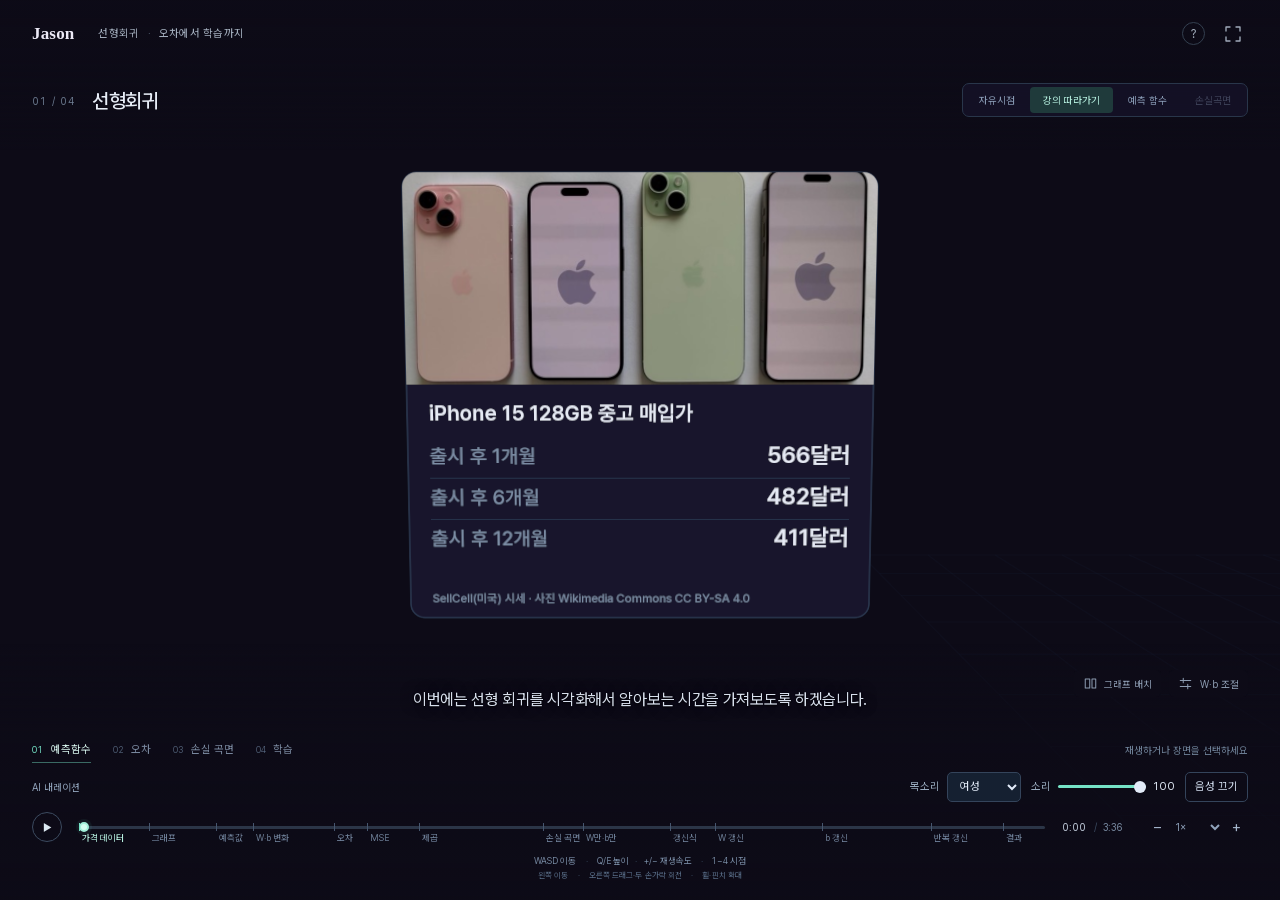
<file: lecture-3d/index.html>
<!doctype html>
<html lang="ko">
<head>
  <meta charset="utf-8">
  <meta name="viewport" content="width=device-width,initial-scale=1">
  <meta name="theme-color" content="#0e0c18">
  <title>음성 강의 · 선형회귀 3D</title>
  <meta name="author" content="Jason (https://github.com/jasonwpgml)">
  <meta name="description" content="선형회귀의 오차, MSE, 손실 곡면, 경사하강법을 3D 장면과 음성으로 설명하는 강의.">
  <link rel="stylesheet" href="linear-prediction-3d_v10.css?v=2">
  <style>.identity .home{font:600 17px/1 Georgia,"Times New Roman",serif;color:#eceaf6;text-decoration:none;letter-spacing:.01em}.identity .home:hover{text-decoration:underline;text-underline-offset:.25em}
  /* v12: 한국어 자막이 단어 중간에서 줄바꿈되지 않게 한다. */#caption{word-break:keep-all}
  /* v13: 관리자용 카메라 시점 패널 */
  #camera-admin{position:absolute;left:var(--edge);top:150px;z-index:6;width:300px;max-width:calc(100vw - 2*var(--edge));max-height:calc(100dvh - 320px);overflow:auto;padding:0 15px 13px;border:1px solid #2a384d;border-radius:8px;background:#16132af7;box-shadow:0 12px 36px #0003}
  #camera-admin-close{width:23px;height:23px;padding:0;font-size:20px;line-height:1;color:#93a5be}
  #camera-shots{list-style:none;margin:0 0 12px;padding:0;display:grid;gap:9px}
  #camera-shots li{padding:9px;border:1px solid #2b394f;border-radius:6px}
  .shot-name{display:flex;justify-content:space-between;gap:8px;margin-bottom:7px;font-size:11px;color:#d9e4f2}
  .shot-name small{font-size:10px;color:#7f93ad;white-space:nowrap}
  .shot-actions,.admin-actions{display:flex;gap:4px}
  .shot-actions button,.admin-actions button{flex:1;padding:6px 4px;font-size:10px;color:#9db6d3;border:1px solid #2b394f;border-radius:5px}
  .shot-actions button[data-shot-save]{flex:1.6;color:#b9eddf;border-color:#2f5a52}
  .shot-actions button:disabled{opacity:.4;cursor:default}
  #camera-export-text{width:100%;margin-top:9px;font:10px/1.5 ui-monospace,Menlo,monospace;color:#cad7e8;background:#0e0c18;border:1px solid #2b394f;border-radius:5px;resize:vertical}
  #camera-admin-open{margin-right:6px}
  /* v19: 재생바 아래 구간 표시(작은 막대 + 이름) */
  .timeline{position:relative}
  #timeline-marks{position:absolute;left:0;right:0;top:calc(50% - 4px);height:22px;pointer-events:none}
  #timeline-marks span{position:absolute;top:0;height:22px;padding:9px 4px 0 3px;box-sizing:border-box;font-size:9px;line-height:12px;color:#6c7d95;white-space:nowrap;overflow:hidden}
  #timeline-marks span::before{content:"";position:absolute;left:0;top:0;width:1px;height:8px;background:#46566e}
  #timeline-marks span.current{color:#b5efdf}
  #timeline-marks span.current::before{background:#75e3c7}
  @media(max-width:760px){#timeline-marks span{font-size:8px;padding-left:2px}}
  @media(max-width:560px){#timeline-marks span{color:transparent}#timeline-marks span.current{color:#b5efdf;overflow:visible}}
  /* v21: 3D 화면이 창 전체를 채우고, 위(로고·장면 제목·시점 버튼)와 아래(자막·재생바)는 그 위에 떠 있다.
     위·아래에는 옅은 그라데이션만 깔아 글자는 읽히고 뒤의 3D는 비쳐 보이게 한다. */
  #world{inset:0!important}
  #world:focus-visible{outline:none}
  body::before{content:"";position:fixed;left:0;right:0;top:0;height:150px;background:linear-gradient(180deg,#0d0b17f5 0%,#0d0b17d9 40%,#0d0b178c 70%,#0d0b1700 100%);pointer-events:none;z-index:2}
  .lesson-player{padding-top:44px;background:linear-gradient(180deg,#0d0b1700 0%,#0d0b179e 34%,#0d0b17e0 100%)}
  #caption{text-shadow:0 1px 2px #000d,0 0 14px #0d0b17}
  #view-controls{background:#16132ac7;backdrop-filter:blur(8px);-webkit-backdrop-filter:blur(8px)}
  #layout-toggle,#model-toggle{backdrop-filter:blur(6px);-webkit-backdrop-filter:blur(6px)}
  @media(max-width:900px){body::before{height:190px}}
  @media(max-height:570px) and (min-width:561px){body::before{height:120px}.lesson-player{padding-top:28px}}
  </style>
  <script>
  // v17: 3D 번들·글꼴을 받는 동안 누른 재생(▶·Space)도 기억했다가 준비되면 시작한다.
  window.lessonEarlyPlay=false;
  (function(){
   function press(){if(window.lessonBundleReady)return false;window.lessonEarlyPlay=!window.lessonEarlyPlay;var b=document.getElementById('play'),m=document.getElementById('mode');if(b)b.textContent=window.lessonEarlyPlay?'Ⅱ':'▶';if(m)m.textContent=window.lessonEarlyPlay?'준비되면 재생합니다':'재생하거나 장면을 선택하세요';return true;}
   document.addEventListener('click',function(e){if(e.target.closest&&e.target.closest('#play'))press();},true);
   document.addEventListener('keydown',function(e){if(e.code==='Space'&&!e.repeat&&!(e.target.closest&&e.target.closest('input,select,textarea,button'))&&press())e.preventDefault();},true);
  })();
  </script>
  <script defer src="narration-data.js?v=2"></script>
  <script defer src="narration.js?v=2"></script>
  <script defer src="linear-prediction-3d_v22.bundle.js?v=2"></script>
<link rel="stylesheet" href="narration.css?v=2">
</head>
<body>
  <main id="world" tabindex="0" aria-label="선형회귀 3D 강의. WASD로 앞뒤·좌우 이동, Q와 E로 높이 이동, 더하기와 빼기로 재생 속도 조절, 숫자 1~4로 자유시점·강의 따라가기·예측 함수·손실곡면 시점을 고릅니다. 그래프와 손실 곡면의 손잡이를 끌어 모델을 바꿀 수 있습니다.">
    <p id="loading">3D 강의 장면을 준비하고 있습니다.</p>
  </main>

  <header class="page-header">
    <div class="identity">
      <a class="home" href="../">Jason</a>
      <span>선형회귀 <i>·</i> 오차에서 학습까지</span>
    </div>
    <nav aria-label="화면 조작">
      <button id="camera-admin-open" type="button" hidden aria-expanded="false" aria-controls="camera-admin" title="장면별 카메라 시점 저장 (Alt+Shift+C)">카메라 관리</button>
      <button id="help-open" class="icon-button" type="button" aria-label="조작 방법" title="조작 방법">?</button>
      <button id="fullscreen" class="icon-button" type="button" aria-label="전체화면" title="전체화면"><svg viewBox="0 0 20 20" aria-hidden="true"><path d="M7 3H3v4M13 3h4v4M3 13v4h4M17 13v4h-4"/></svg></button>
    </nav>
  </header>

  <div class="scene-heading" aria-live="polite">
    <span id="chapter-index">01 / 04</span>
    <h1 id="chapter-title">선형회귀</h1>
  </div>

  <nav id="view-controls" aria-label="시점 선택">
    <button type="button" data-view="free" aria-pressed="false" title="카메라를 직접 움직이고 그 자리에 둡니다 (1)">자유시점</button>
    <button type="button" data-view="lesson" class="active" aria-pressed="true" title="강의 장면에 맞춰 카메라가 움직입니다 (2 · R)">강의 따라가기</button>
    <button type="button" data-view="graph" aria-pressed="false" title="예측 함수 그래프만 따라 봅니다 (3)">예측 함수</button>
    <button type="button" data-view="surface" aria-pressed="false" title="손실곡면만 따라 봅니다 (4)">손실곡면</button>
  </nav>

  <aside class="model-controls" aria-label="모델 직접 조절">
    <div id="model-inputs" hidden>
      <div class="parameter parameter-w">
        <label for="w-range"><span class="parameter-symbol">W</span> 기울기</label>
        <input id="w-number" type="number" min="-35" max="5" step="0.01" value="-15" aria-label="기울기 W 값">
        <input id="w-range" type="range" min="-35" max="5" step="0.01" value="-15" aria-label="기울기 W 조절">
      </div>
      <div class="parameter parameter-b">
        <label for="b-range"><span class="parameter-symbol">b</span> 절편</label>
        <input id="b-number" type="number" min="450" max="650" step="0.1" value="580" aria-label="절편 b 값">
        <input id="b-range" type="range" min="450" max="650" step="0.1" value="580" aria-label="절편 b 조절">
      </div>
    </div>
    <div class="model-actions">
      <button id="layout-toggle" type="button" aria-expanded="false" aria-controls="layout-panel"><svg viewBox="0 0 20 20" aria-hidden="true"><path d="M3 4h6v12H3zM12 4h5v12h-5z"/></svg>그래프 배치</button>
      <button id="model-toggle" type="button" aria-expanded="false" aria-controls="model-inputs"><svg viewBox="0 0 20 20" aria-hidden="true"><path d="M3 6h14M3 14h14M7 3v6M13 11v6"/></svg>W·b 조절</button>
    </div>
  </aside>


  <section id="layout-panel" hidden aria-labelledby="layout-title">
    <div class="layout-header"><h2 id="layout-title">그래프 배치</h2><button id="layout-reset" type="button" title="선택한 그래프를 기본 배치로 되돌리기">초기화</button><button id="layout-close" type="button" aria-label="그래프 배치 닫기" title="마침 (Esc)">×</button></div>
    <div class="layout-targets" role="group" aria-label="배치할 그래프">
      <button type="button" data-layout-target="graph" aria-pressed="false">예측함수</button>
      <button type="button" data-layout-target="surface" aria-pressed="true">손실 곡면</button>
    </div>
    <p class="layout-hint">선택한 그래프만 왼쪽 드래그로 이동, 오른쪽으로 회전합니다. <kbd>Esc</kbd>로 마침.</p>
    <div class="layout-sliders">
      <div class="layout-parameter"><label for="layout-yaw">가로 회전</label><output id="layout-yaw-value" for="layout-yaw">−45°</output><input id="layout-yaw" type="range" min="-90" max="90" step="1" value="-45"></div>
      <div class="layout-parameter"><label for="layout-pitch">위아래 기울기</label><output id="layout-pitch-value" for="layout-pitch">0°</output><input id="layout-pitch" type="range" min="-30" max="30" step="1" value="0"></div>
      <div class="layout-parameter"><label for="layout-x">좌우</label><output id="layout-x-value" for="layout-x">0.0</output><input id="layout-x" type="range" min="-3" max="3" step="0.1" value="0"></div>
      <div class="layout-parameter"><label for="layout-y">높이</label><output id="layout-y-value" for="layout-y">0.0</output><input id="layout-y" type="range" min="-3" max="3" step="0.1" value="0"></div>
      <div class="layout-parameter"><label for="layout-z">앞뒤</label><output id="layout-z-value" for="layout-z">0.0</output><input id="layout-z" type="range" min="-3" max="3" step="0.1" value="0"></div>
    </div>
  </section>

  <section id="camera-admin" hidden aria-labelledby="camera-admin-title">
    <div class="layout-header"><h2 id="camera-admin-title">카메라 시점 관리</h2><button id="camera-admin-close" type="button" aria-label="카메라 시점 관리 닫기">×</button></div>
    <p class="layout-hint">‘이동’으로 장면을 연 뒤 드래그·트랙패드·WASD로 시점을 맞추고 ‘현재 시점 저장’을 누르세요. 저장한 시점은 이 브라우저에만 남고, 넓은 화면과 좁은 화면을 따로 보관합니다. 확정하려면 ‘값 복사’ 결과를 전달해 주세요.</p>
    <p id="camera-layout" class="layout-hint"></p>
    <ol id="camera-shots"></ol>
    <div class="admin-actions"><button id="camera-export" type="button">값 복사</button><button id="camera-reset-all" type="button">모두 기본값</button></div>
    <textarea id="camera-export-text" readonly hidden rows="5" aria-label="저장한 카메라 시점 값"></textarea>
  </section>

  <footer class="lesson-player">
    <p id="caption">이번에는 선형 회귀를 시각화해서 알아보는 시간을 가져보도록 하겠습니다.</p>
    <div class="chapter-row">
      <nav id="chapters" aria-label="강의 장면">
        <button type="button" data-chapter="0" class="active" aria-current="step"><span>01</span> 예측함수</button>
        <button type="button" data-chapter="1"><span>02</span> 오차</button>
        <button type="button" data-chapter="2"><span>03</span> 손실 곡면</button>
        <button type="button" data-chapter="3"><span>04</span> 학습</button>
      </nav>
      <span id="mode">강의</span>
    </div>
    <div class="narration-row" role="group" aria-label="강의 음성">
      <output id="narration-status" aria-live="polite">AI 내레이션</output>
      <button type="button" id="narration-retry" hidden>다시 듣기</button>
      <label for="narration-voice">목소리 <select id="narration-voice"><option value="male">남성</option><option value="female" selected>여성</option></select></label>
      <label for="narration-volume" id="narration-volume-label">소리 <input id="narration-volume" type="range" min="0" max="100" step="1" value="100"><output id="narration-volume-value" for="narration-volume">100</output></label>
      <button type="button" id="narration-mute" aria-pressed="false">음성 끄기</button>
    </div>
    <div class="transport">
      <button id="play" type="button" aria-label="강의 재생" title="재생 · 정지 (Space)">▶</button>
      <div class="timeline">
        <input id="seek" type="range" min="0" max="103" step="0.01" value="0" aria-label="강의 재생 위치">
        <div id="timeline-marks" aria-hidden="true"></div>
      </div>
      <div class="time-code"><output id="time">0:00</output><span>/</span><output id="duration">1:43</output></div>
      <div class="speed-control"><button id="speed-down" type="button" aria-label="재생 속도 느리게" title="재생 속도 느리게 (−)">−</button><label><span class="sr-only">재생 속도</span><select id="speed" aria-label="재생 속도"><option value="0.25">0.25×</option><option value="0.5">0.5×</option><option value="0.75">0.75×</option><option value="1" selected>1×</option><option value="1.25">1.25×</option><option value="1.5">1.5×</option><option value="1.75">1.75×</option><option value="2">2×</option></select></label><button id="speed-up" type="button" aria-label="재생 속도 빠르게" title="재생 속도 빠르게 (+)">+</button></div>
    </div>
    <div class="gesture-hint" aria-label="장면 조작 안내">
      <p class="keyboard-gesture"><span class="hint-group">WASD 이동 <span>·</span> Q/E 높이</span><span class="hint-divider">·</span><span class="hint-group">+/− 재생속도 <span>·</span> 1~4 시점</span></p>
      <p class="pointer-gesture">왼쪽 이동 <span>·</span> 오른쪽 드래그·두 손가락 회전 <span>·</span> 휠·핀치 확대</p>
    </div>
  </footer>

  <output id="accessible-equation" class="sr-only" aria-live="off">예측값은 W 곱하기 x 더하기 b입니다.</output>
  <output id="navigation-status" class="sr-only" aria-live="polite" aria-atomic="true"></output>
  <div id="tip" hidden></div>
  <dialog id="help-dialog" aria-labelledby="help-title">
    <button id="help-close" class="icon-button" type="button" aria-label="닫기">×</button>
    <p class="dialog-eyebrow">3D 강의 조작</p>
    <h2 id="help-title">멈춘 뒤, 직접 움직여 보세요.</h2>
    <dl>
      <div><dt>마우스 / 트랙패드</dt><dd>빈 공간을 왼쪽 클릭한 채 끌면 화면이 평행하게 이동하고, 오른쪽 클릭한 채 끌거나 트랙패드에서 두 손가락으로 쓸면 회전합니다(좌우 쓸기는 좌우, 위아래 쓸기는 시선 위아래). 마우스 휠이나 두 손가락 핀치로 확대·축소합니다.</dd></div>
      <div><dt><kbd>W</kbd> <kbd>A</kbd> <kbd>S</kbd> <kbd>D</kbd> 공간 이동</dt><dd>W/S로 앞뒤, A/D로 좌우 이동합니다.</dd></div>
      <div><dt><kbd>Q</kbd> 아래 · <kbd>E</kbd> 위</dt><dd>높이를 바꿉니다. <kbd>Shift</kbd>를 함께 누르면 더 빠르게 이동합니다.</dd></div>
      <div><dt><kbd>+</kbd> 빠르게 · <kbd>−</kbd> 느리게 · <kbd>0</kbd> 기본 속도</dt><dd>재생 속도를 0.25배씩 바꿉니다. 0.25~2배 범위이며 0을 누르면 1배로 돌아갑니다.</dd></div>
      <div><dt><kbd>1</kbd> 자유시점</dt><dd>카메라를 직접 움직이고, 강의가 진행돼도 그 자리에 둡니다.</dd></div>
      <div><dt><kbd>2</kbd> 강의 따라가기 · <kbd>R</kbd></dt><dd>장면에 맞춰 카메라가 움직입니다. 직접 바꾼 W·b 수치도 현재 강의 값으로 돌아갑니다. 잠깐 직접 움직여도 다음 장면에서 강의 시점으로 돌아옵니다.</dd></div>
      <div><dt><kbd>3</kbd> 예측 함수 · <kbd>4</kbd> 손실곡면</dt><dd>한 그래프만 정면에 두고 강의를 봅니다. 손실곡면은 세 번째 장면부터 고를 수 있습니다.</dd></div>
      <div><dt>예측함수 끝의 <span class="w-text">W</span> 손잡이</dt><dd>기울기를 바꿉니다.</dd></div>
      <div><dt>세로축의 <span class="b-text">b</span> 손잡이</dt><dd>절편을 바꿉니다.</dd></div>
      <div><dt>손실 곡면 위의 점</dt><dd>W와 b를 함께 바꿉니다.</dd></div>
      <div><dt>그래프 배치</dt><dd>예측함수와 손실 곡면의 각도·위치를 따로 바꿉니다. 패널을 연 동안 선택한 그래프를 직접 끌어 이동·회전할 수 있습니다. <kbd>Esc</kbd>로 마칩니다.</dd></div>
      <div><dt>강의 음성</dt><dd>남성·여성 AI 내레이션 중 하나를 선택합니다. 소리 크기는 0에서 100 사이로 조절합니다. 목소리, 소리 크기, 음성 켜기 상태는 이 브라우저에 저장됩니다. 재생·정지·속도·탐색은 음성과 3D 장면에 함께 적용됩니다.</dd></div>
      <div><dt>재생바 / 장면 이름</dt><dd>원하는 강의 위치로 이동합니다.</dd></div>
    </dl>
    <p class="keyboard-hint"><kbd>Space</kbd> 재생·정지 <span><kbd>←</kbd> <kbd>→</kbd> 1초 앞뒤 이동</span></p>
    <p class="help-note">자료: 기존 교안의 iPhone 15 128GB 관측값 3개 · <a href="https://www.sellcell.com/blog/is-the-iphone-still-king-of-value-retention/" target="_blank" rel="noopener noreferrer">SellCell 원자료</a><br>W와 b의 학습률은 기간을 12로 나눈 교안의 계산을 원단위로 환산한 값입니다.</p>
    <p class="help-note">키보드 조작은 화면을 누르지 않아도 바로 쓸 수 있습니다. W·b 숫자 입력칸과 재생 속도 메뉴를 조작하는 동안에는 강의 단축키가 작동하지 않고, 재생바를 잡고 있을 때 <kbd>←</kbd> <kbd>→</kbd>는 재생바가 씁니다.</p>
  </dialog>
  <noscript>이 강의는 JavaScript와 WebGL이 필요합니다.</noscript>
</body>
</html>
</file>
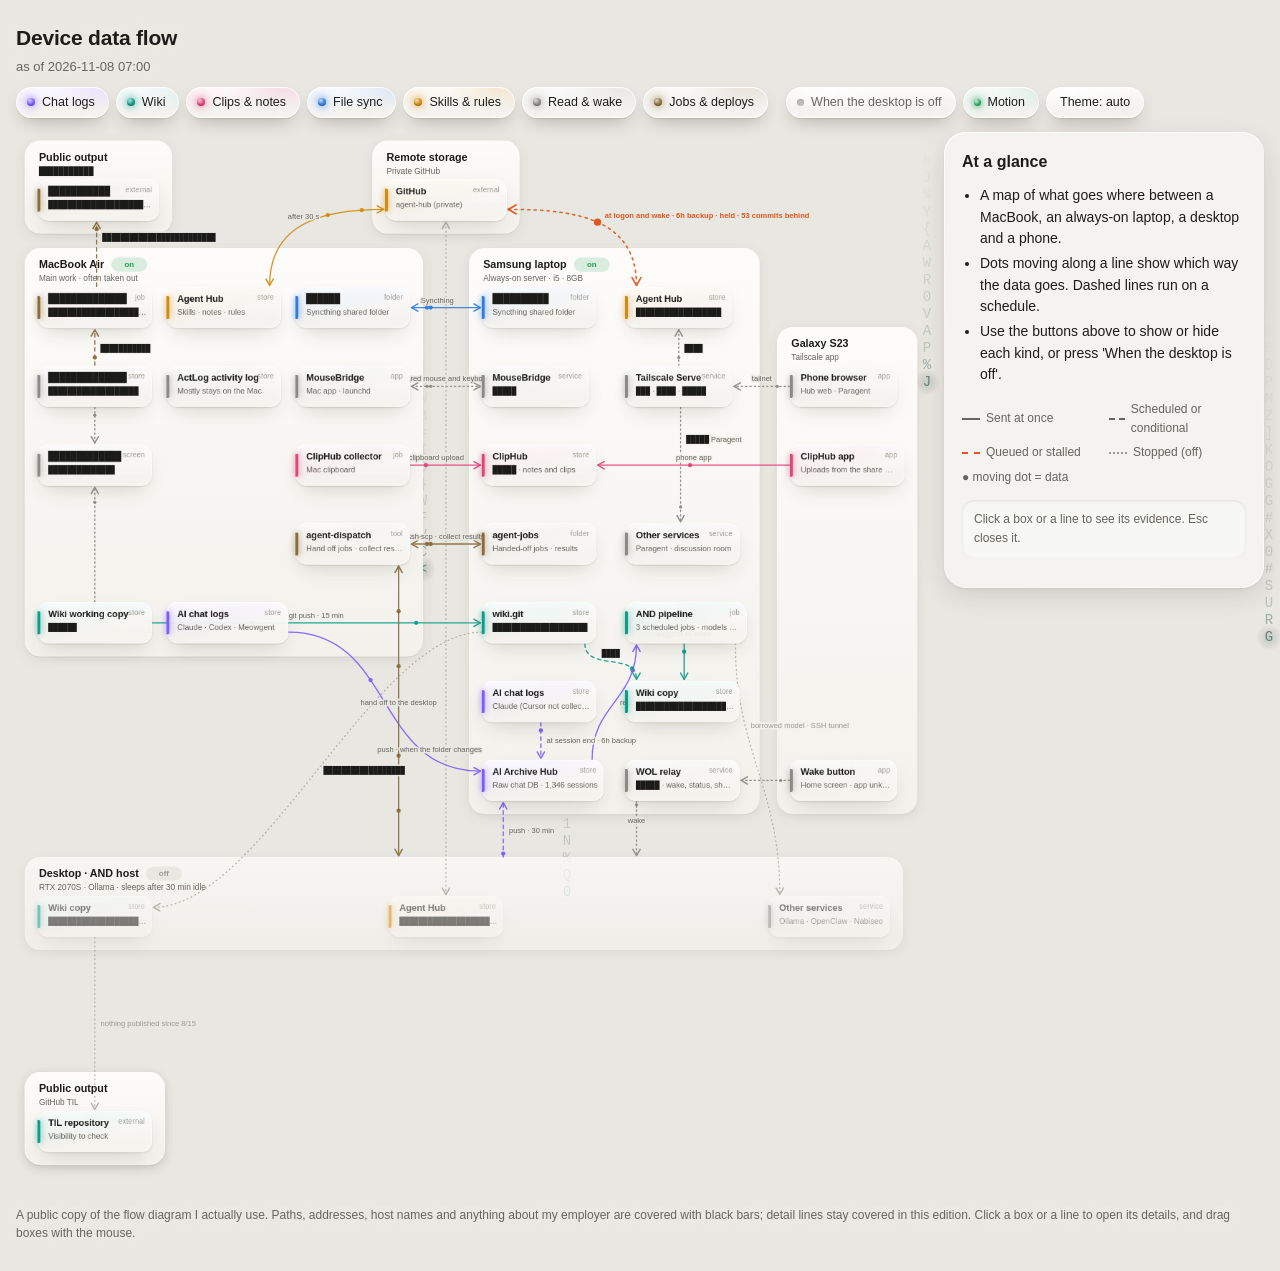
<file: agenthub/flow-en.html>
<!doctype html>
<html lang="en">
<head>
<meta charset="utf-8">
<meta name="viewport" content="width=device-width, initial-scale=1">
<title>Device data flow</title>
<meta name="description" content="A live diagram of what is stored where between a MacBook, a laptop, a desktop and a phone">
<script>
if (window.top !== window) document.documentElement.classList.add("embed");
try { const t = localStorage.getItem("device-flow-theme"); if (t === "light" || t === "dark") document.documentElement.dataset.theme = t; } catch (_) {}
</script>
<style>
:root {
  --bg: #e9e7e1; --text: #1c1c1a; --muted: #66645d; --faint: #9c9a93;
  /* 컴퓨터 구역: 불투명 + 위로 튀어나온 음영 */
  --zone-top: #fdfcfa; --zone-bot: #f3f1ec;
  --zone-shadow: drop-shadow(0 1px 1px rgba(40,36,20,.10)) drop-shadow(0 18px 30px rgba(40,36,20,.16));
  --zone-shadow-low: drop-shadow(0 1px 1px rgba(40,36,20,.08)) drop-shadow(0 4px 8px rgba(40,36,20,.08));
  /* 작은 상자: 글라스 */
  --ag-top: rgba(255,255,255,.86); --ag-bot: rgba(246,244,239,.62); --ag-glare: rgba(255,255,255,.95);
  --ag-rim: rgba(255,255,255,1); --ag-rim-2: rgba(255,255,255,.75); --ag-edge-top: rgba(255,255,255,1); --ag-edge-bot: rgba(60,54,30,.07);
  --ag-inner-top: rgba(255,255,255,.9); --ag-inner-bot: rgba(255,255,255,.85);
  --ag-contact: rgba(50,44,20,.10); --ag-shadow: rgba(50,44,20,.20); --ag-shadow-hi: rgba(50,44,20,.28); --ag-tint: 12%;
  --nd-top: rgba(255,255,255,.96); --nd-bot: rgba(255,255,255,.5); --nd-sheen: rgba(255,255,255,.95); --nd-glare: rgba(255,255,255,.9);
  --nd-rim: rgba(255,255,255,1); --nd-hair: rgba(255,255,255,.7); --nd-rim-low: rgba(60,54,30,.16); --nd-caustic: rgba(255,255,255,.95);
  --nd-shadow: rgba(50,44,20,.24); --nd-contact: rgba(50,44,20,.14); --nd-tint: 16%;
  --card-a: rgba(255,255,255,.92); --card-b: rgba(255,255,255,.55); --sheen: rgba(255,255,255,.9);
  --card-shadow: drop-shadow(0 1px 1px rgba(40,36,20,.10)) drop-shadow(0 6px 12px rgba(40,36,20,.10));
  --card-shadow-hi: drop-shadow(0 2px 2px rgba(40,36,20,.12)) drop-shadow(0 12px 22px rgba(40,36,20,.18));
  --glass: rgba(255,255,255,.52); --glass-hi: rgba(255,255,255,.78); --glass-in: rgba(255,255,255,.55);
  --glass-shadow: inset 0 1px 0 rgba(255,255,255,.85), inset 0 -1px 0 rgba(255,255,255,.25), 0 1px 2px rgba(40,36,20,.08), 0 8px 24px rgba(40,36,20,.12);
  --well: inset 0 1px 3px rgba(40,36,20,.12), inset 0 0 0 100vmax rgba(255,255,255,.25);
  --rain: #5f7f78; --rain-head: #2f5f55; --rain-alpha: .45;
  --conv: #7c5cff; --wiki: #0f9d8a; --clip: #e0457b; --files: #2f7de1; --skills: #d48a0c; --local: #8b8a84; --jobs: #8a6d3b;
  --late: #e2551b; --ok: #1f9d55; --off: #9a988f;
  --gl-top: rgba(255,255,255,.82); --gl-bot: rgba(255,255,255,.28); --gl-glare: rgba(255,255,255,.95); --gl-sheen: rgba(255,255,255,.8);
  --gl-rim: rgba(255,255,255,1); --gl-rim-low: rgba(255,255,255,.55); --gl-hair: rgba(255,255,255,.6); --gl-caustic: rgba(255,255,255,.9);
  --gl-drop: 0 1px 1px rgba(40,36,20,.10), 0 8px 18px -6px rgba(40,36,20,.30); --gl-drop-hi: 0 2px 2px rgba(40,36,20,.10), 0 14px 26px -8px rgba(40,36,20,.36);
  --gl-press: inset 0 2px 6px rgba(40,36,20,.18); --gl-text-shadow: 0 1px 0 rgba(255,255,255,.65);
  color-scheme: light;
}
@media (prefers-color-scheme: dark) {
  :root:not([data-theme="light"]) {
    --bg: #07090a; --text: #ecebe7; --muted: #a09e97; --faint: #67665f;
    --zone-top: #22242a; --zone-bot: #18191e;
    --zone-shadow: drop-shadow(0 1px 0 rgba(255,255,255,.04)) drop-shadow(0 2px 3px rgba(0,0,0,.6)) drop-shadow(0 22px 34px rgba(0,0,0,.7));
    --zone-shadow-low: drop-shadow(0 1px 2px rgba(0,0,0,.5));
    --ag-top: rgba(255,255,255,.105); --ag-bot: rgba(255,255,255,.035); --ag-glare: rgba(255,255,255,.13);
    --ag-rim: rgba(255,255,255,.55); --ag-rim-2: rgba(255,255,255,.2); --ag-edge-top: rgba(255,255,255,.22); --ag-edge-bot: rgba(0,0,0,.45);
    --ag-inner-top: rgba(255,255,255,.07); --ag-inner-bot: rgba(255,255,255,.06);
    --ag-contact: rgba(0,0,0,.5); --ag-shadow: rgba(0,0,0,.55); --ag-shadow-hi: rgba(0,0,0,.7); --ag-tint: 16%;
    --nd-top: rgba(255,255,255,.14); --nd-bot: rgba(255,255,255,.03); --nd-sheen: rgba(255,255,255,.17); --nd-glare: rgba(255,255,255,.16);
    --nd-rim: rgba(255,255,255,.36); --nd-hair: rgba(255,255,255,.09); --nd-rim-low: rgba(0,0,0,.55); --nd-caustic: rgba(255,255,255,.13);
    --nd-shadow: rgba(0,0,0,.62); --nd-contact: rgba(0,0,0,.6); --nd-tint: 20%;
    --card-a: rgba(255,255,255,.12); --card-b: rgba(255,255,255,.035); --sheen: rgba(255,255,255,.16);
    --card-shadow: drop-shadow(0 1px 1px rgba(0,0,0,.5)) drop-shadow(0 6px 12px rgba(0,0,0,.35));
    --card-shadow-hi: drop-shadow(0 2px 2px rgba(0,0,0,.6)) drop-shadow(0 12px 24px rgba(0,0,0,.55));
    --glass: rgba(26,28,33,.5); --glass-hi: rgba(52,55,62,.62); --glass-in: rgba(255,255,255,.06);
    --glass-shadow: inset 0 1px 0 rgba(255,255,255,.10), inset 0 -1px 0 rgba(0,0,0,.25), 0 2px 4px rgba(0,0,0,.35), 0 14px 34px rgba(0,0,0,.5);
    --well: inset 0 1px 4px rgba(0,0,0,.45), inset 0 0 0 100vmax rgba(0,0,0,.12);
    --rain: #2a9d76; --rain-head: #d6fff0; --rain-alpha: .55;
    --conv: #9b85ff; --wiki: #2cc2ab; --clip: #f0679a; --files: #5c9cf0; --skills: #f0aa36; --local: #8c8b86; --jobs: #c9a46a;
    --late: #ff7a45; --ok: #3ccf7f; --off: #6a6964;
    --gl-top: rgba(255,255,255,.15); --gl-bot: rgba(255,255,255,.03); --gl-glare: rgba(255,255,255,.22); --gl-sheen: rgba(255,255,255,.2);
    --gl-rim: rgba(255,255,255,.34); --gl-rim-low: rgba(255,255,255,.07); --gl-hair: rgba(255,255,255,.1); --gl-caustic: rgba(255,255,255,.16);
    --gl-drop: 0 1px 1px rgba(0,0,0,.5), 0 10px 22px -6px rgba(0,0,0,.7); --gl-drop-hi: 0 2px 2px rgba(0,0,0,.55), 0 16px 30px -8px rgba(0,0,0,.8);
    --gl-press: inset 0 2px 8px rgba(0,0,0,.5); --gl-text-shadow: 0 1px 1px rgba(0,0,0,.55);
    color-scheme: dark;
  }
}
:root[data-theme="dark"] {
  --bg: #07090a; --text: #ecebe7; --muted: #a09e97; --faint: #67665f;
  --zone-top: #22242a; --zone-bot: #18191e;
  --zone-shadow: drop-shadow(0 1px 0 rgba(255,255,255,.04)) drop-shadow(0 2px 3px rgba(0,0,0,.6)) drop-shadow(0 22px 34px rgba(0,0,0,.7));
  --zone-shadow-low: drop-shadow(0 1px 2px rgba(0,0,0,.5));
  --ag-top: rgba(255,255,255,.105); --ag-bot: rgba(255,255,255,.035); --ag-glare: rgba(255,255,255,.13);
  --ag-rim: rgba(255,255,255,.55); --ag-rim-2: rgba(255,255,255,.2); --ag-edge-top: rgba(255,255,255,.22); --ag-edge-bot: rgba(0,0,0,.45);
  --ag-inner-top: rgba(255,255,255,.07); --ag-inner-bot: rgba(255,255,255,.06);
  --ag-contact: rgba(0,0,0,.5); --ag-shadow: rgba(0,0,0,.55); --ag-shadow-hi: rgba(0,0,0,.7); --ag-tint: 16%;
  --nd-top: rgba(255,255,255,.14); --nd-bot: rgba(255,255,255,.03); --nd-sheen: rgba(255,255,255,.17); --nd-glare: rgba(255,255,255,.16);
  --nd-rim: rgba(255,255,255,.36); --nd-hair: rgba(255,255,255,.09); --nd-rim-low: rgba(0,0,0,.55); --nd-caustic: rgba(255,255,255,.13);
  --nd-shadow: rgba(0,0,0,.62); --nd-contact: rgba(0,0,0,.6); --nd-tint: 20%;
  --card-a: rgba(255,255,255,.12); --card-b: rgba(255,255,255,.035); --sheen: rgba(255,255,255,.16);
  --card-shadow: drop-shadow(0 1px 1px rgba(0,0,0,.5)) drop-shadow(0 6px 12px rgba(0,0,0,.35));
  --card-shadow-hi: drop-shadow(0 2px 2px rgba(0,0,0,.6)) drop-shadow(0 12px 24px rgba(0,0,0,.55));
  --glass: rgba(26,28,33,.5); --glass-hi: rgba(52,55,62,.62); --glass-in: rgba(255,255,255,.06);
  --glass-shadow: inset 0 1px 0 rgba(255,255,255,.10), inset 0 -1px 0 rgba(0,0,0,.25), 0 2px 4px rgba(0,0,0,.35), 0 14px 34px rgba(0,0,0,.5);
  --well: inset 0 1px 4px rgba(0,0,0,.45), inset 0 0 0 100vmax rgba(0,0,0,.12);
  --rain: #2a9d76; --rain-head: #d6fff0; --rain-alpha: .55;
  --conv: #9b85ff; --wiki: #2cc2ab; --clip: #f0679a; --files: #5c9cf0; --skills: #f0aa36; --local: #8c8b86; --jobs: #c9a46a;
  --late: #ff7a45; --ok: #3ccf7f; --off: #6a6964;
  --gl-top: rgba(255,255,255,.15); --gl-bot: rgba(255,255,255,.03); --gl-glare: rgba(255,255,255,.22); --gl-sheen: rgba(255,255,255,.2);
  --gl-rim: rgba(255,255,255,.34); --gl-rim-low: rgba(255,255,255,.07); --gl-hair: rgba(255,255,255,.1); --gl-caustic: rgba(255,255,255,.16);
  --gl-drop: 0 1px 1px rgba(0,0,0,.5), 0 10px 22px -6px rgba(0,0,0,.7); --gl-drop-hi: 0 2px 2px rgba(0,0,0,.55), 0 16px 30px -8px rgba(0,0,0,.8);
  --gl-press: inset 0 2px 8px rgba(0,0,0,.5); --gl-text-shadow: 0 1px 1px rgba(0,0,0,.55);
  color-scheme: dark;
}
* { box-sizing: border-box; }
body { margin: 0; background: var(--bg); color: var(--text);
  font: 14px/1.55 -apple-system, BlinkMacSystemFont, "Apple SD Gothic Neo", "Pretendard", "Malgun Gothic", sans-serif;
  word-break: keep-all; overflow-wrap: anywhere; }
#rain { position: fixed; inset: 0; width: 100%; height: 100%; z-index: -1; pointer-events: none; display: block; }
header { max-width: 1440px; margin: 0 auto; padding: 22px 16px 6px; display: flex; flex-wrap: wrap; gap: 10px 20px; align-items: end; justify-content: space-between; }
h1 { font-size: 21px; margin: 0; letter-spacing: -0.01em; }
h1, .sub, .foot { text-shadow: 0 0 6px var(--bg), 0 0 12px var(--bg); }
.sub { color: var(--muted); font-size: 13px; margin: 2px 0 0; }
.controls { display: flex; flex-wrap: wrap; gap: 7px; align-items: center; }
/* 글라스 */
.glass { background: var(--glass); box-shadow: var(--glass-shadow); }
/* 버튼: 유리 — 위쪽 반사광 + 테두리 대신 빛 테(안쪽 음영) + 바닥 굴절광 + 떠 있는 그림자 */
.chip { position: relative; isolation: isolate; overflow: hidden; border: 0; color: var(--text); border-radius: 999px;
  padding: 6px 14px 6px 11px; font: inherit; font-size: 12.5px; font-weight: 500; cursor: pointer; display: inline-flex; align-items: center; gap: 7px;
  text-shadow: var(--gl-text-shadow);
  --gl-insets: inset 0 1px 0 var(--gl-rim), inset 0 -1px 0 var(--gl-rim-low), inset 0 0 0 .5px var(--gl-hair), inset 0 -10px 14px -12px var(--gl-caustic);
  background:
    radial-gradient(90px 46px at var(--mx, 28%) var(--my, -12%), var(--gl-glare), transparent 70%),
    linear-gradient(180deg, color-mix(in srgb, var(--tint, transparent) 16%, transparent), transparent 75%),
    linear-gradient(180deg, var(--gl-top), var(--gl-bot));
  box-shadow: var(--gl-insets), var(--gl-drop);
  transition: transform .2s cubic-bezier(.2,.8,.2,1), box-shadow .2s, opacity .2s, filter .2s, color .2s; }
/* 빛 받는 가장자리: 선이 아니라 위·왼쪽에서 들어온 빛이 모서리에 맺혔다가 사라지는 반사 */
.chip::before, .node::before, aside.glass::before { content: ""; position: absolute; inset: 0; border-radius: inherit; padding: 1px; pointer-events: none;
  background: linear-gradient(140deg, var(--ag-rim) 0%, transparent 30%, transparent 70%, var(--ag-rim-2) 100%);
  -webkit-mask: linear-gradient(#000 0 0) content-box, linear-gradient(#000 0 0); -webkit-mask-composite: xor; mask-composite: exclude; }
.chip:hover { transform: translateY(-1px); box-shadow: var(--gl-insets), var(--gl-drop-hi); }
.chip:active { transform: translateY(.5px) scale(.985); box-shadow: var(--gl-insets), var(--gl-press), 0 1px 2px rgba(0,0,0,.12); }
.chip .dot { width: 8px; height: 8px; border-radius: 50%; background: radial-gradient(circle at 35% 30%, #fff -25%, currentColor 55%);
  box-shadow: 0 0 8px currentColor, inset 0 -1px 1px rgba(0,0,0,.25); transition: box-shadow .2s, opacity .2s; }
.chip[aria-pressed="false"]:not(.toggle) { opacity: .5; filter: saturate(.35); }
.chip[aria-pressed="false"] .dot { box-shadow: inset 0 -1px 1px rgba(0,0,0,.25); opacity: .55; }
/* 켜고 끄는 버튼: 왼쪽 작은 불빛 */
.chip.toggle::after { content: ""; order: -1; width: 7px; height: 7px; border-radius: 50%; background: var(--faint); opacity: .6;
  box-shadow: inset 0 1px 1.5px rgba(0,0,0,.4); transition: background .2s, box-shadow .2s, opacity .2s; }
.chip.toggle[aria-pressed="false"] { color: var(--muted); }
.chip.toggle[aria-pressed="true"] { --tint: var(--led); }
.chip.toggle[aria-pressed="true"]::after { opacity: 1; background: radial-gradient(circle at 35% 30%, #fff -15%, var(--led) 60%);
  box-shadow: 0 0 6px var(--led), 0 0 14px color-mix(in srgb, var(--led) 55%, transparent); }
.chip.plain { padding: 6px 14px; }
.chip[hidden] { display: none; }
@media (prefers-reduced-motion: reduce) { .chip { transition: none; } .chip:hover, .chip:active { transform: none; } }
.chip:focus-visible { outline: none; box-shadow: var(--gl-insets), var(--gl-drop), 0 0 0 2px color-mix(in srgb, var(--text) 45%, transparent); }
.sep { width: 4px; }
main { max-width: 1440px; margin: 0 auto; padding: 8px 16px 32px; display: grid; grid-template-columns: minmax(0, 1fr) 320px; gap: 18px; align-items: start; }
.stage { min-width: 0; }
.scroller { overflow-x: auto; -webkit-overflow-scrolling: touch; padding: 6px 4px 18px; margin: -6px -4px -18px; }
svg.map { display: block; width: 100%; height: auto; user-select: none; -webkit-user-select: none; overflow: visible; }
aside { border-radius: 22px; padding: 18px; position: sticky; top: 12px; min-width: 0; }
aside h2 { font-size: 16px; margin: 0 0 6px; }
aside .kind { font-size: 12px; color: var(--muted); display: flex; gap: 6px; align-items: center; flex-wrap: wrap; }
aside ul { margin: 10px 0 0; padding-left: 18px; }
aside li { margin: 3px 0; }
aside .src { margin-top: 14px; padding: 10px 12px; border-radius: 12px; box-shadow: var(--well); color: var(--muted); font-size: 12px; }
aside code, .foot code { font: 12px ui-monospace, SFMono-Regular, Menlo, monospace; background: var(--glass-in); padding: 1px 5px; border-radius: 5px; }
.pill { display: inline-block; font-size: 11.5px; padding: 2px 9px; border-radius: 999px; background: var(--glass-in); color: var(--muted); box-shadow: inset 0 1px 0 rgba(255,255,255,.12), 0 1px 2px rgba(0,0,0,.08); }
.pill.ok { color: var(--ok); } .pill.late { color: var(--late); } .pill.off { color: var(--off); }
.legend { display: grid; grid-template-columns: 1fr 1fr; gap: 6px 10px; margin-top: 14px; font-size: 12px; color: var(--muted); }
.legend span { display: inline-flex; align-items: center; gap: 6px; }
.legend i { width: 18px; height: 0; border-top: 2px solid var(--muted); display: inline-block; }
.legend i.d { border-top-style: dashed; } .legend i.l { border-color: var(--late); border-top-style: dashed; } .legend i.s { border-color: var(--off); border-top-style: dotted; }
.foot { max-width: 1440px; margin: 0 auto; padding: 0 16px 28px; color: var(--muted); font-size: 12px; }

/* SVG: 컴퓨터 구역은 튀어나온 음영만 */
.zone rect.zr { fill: url(#g-zone); filter: var(--zone-shadow); transition: filter .3s, opacity .3s; }
.zone.offline rect.zr { filter: var(--zone-shadow-low); opacity: .72; }
.zone .zt { font-size: 15px; font-weight: 650; fill: var(--text); }
.zone .zs { font-size: 11.5px; fill: var(--muted); }
.zone .zp text { font-size: 11px; font-weight: 600; }
/* 상자 카드: 애플식 유리 (HTML 층) — 젖빛 판 + 종류 색 + 빛 받는 가장자리 + 안쪽 빛 + 부드러운 그림자 */
.board { position: relative; min-width: 860px; }
svg.fx { position: absolute; inset: 0; width: 100%; height: 100%; pointer-events: none; overflow: visible; will-change: transform; }
.cards { position: absolute; left: 0; top: 0; transform-origin: 0 0; pointer-events: none; will-change: transform; }
.node { position: absolute; height: 58px; padding: 9px 8px 0 15px; border-radius: 15px; pointer-events: auto; cursor: pointer; outline: none;
  box-sizing: border-box; isolation: isolate; -webkit-user-select: none; user-select: none; touch-action: manipulation;
  background:
    radial-gradient(120px 80px at var(--mx, 22%) var(--my, -30%), var(--ag-glare), transparent 70%),
    linear-gradient(165deg, color-mix(in srgb, var(--c) var(--ag-tint), transparent), transparent 62%),
    linear-gradient(180deg, var(--ag-top), var(--ag-bot));
  box-shadow: inset 0 .5px 0 var(--ag-edge-top), inset 0 -.5px 0 var(--ag-edge-bot),
    inset 0 10px 16px -12px var(--ag-inner-top), inset 0 -12px 18px -16px var(--ag-inner-bot),
    0 .5px 1px var(--ag-contact), 0 1px 2px var(--ag-contact), 0 12px 30px -10px var(--ag-shadow);
  transition: transform .28s cubic-bezier(.2,.9,.25,1), box-shadow .28s, opacity .2s; }
.node:hover, .node.drag { transform: translateY(-1.5px);
  box-shadow: inset 0 .5px 0 var(--ag-edge-top), inset 0 -.5px 0 var(--ag-edge-bot),
    inset 0 10px 16px -12px var(--ag-inner-top), inset 0 -12px 18px -16px var(--ag-inner-bot),
    0 1px 2px var(--ag-contact), 0 18px 38px -12px var(--ag-shadow-hi); }
.node.drag { cursor: grabbing; transition: box-shadow .2s; z-index: 2; }
/* 뒤 흐림(backdrop-filter)은 쓰지 않는다: 매트릭스 비가 바뀔 때마다 카드 32장의 뒤를 다시 뭉개느라 크롬 GPU 프로세스가 CPU 코어 하나의 85%를 썼다(2026-11-14 크롬 추적, 빼니 10% 안팎). 대신 바탕색을 깔아 뒤 글자가 덜 비치게 한다. */
.node, .chip { background-color: color-mix(in srgb, var(--bg) 80%, transparent); }
@media (hover: hover) and (pointer: fine) { .node { cursor: grab; } }
.node.sel, .node:focus-visible { box-shadow: inset 0 .5px 0 var(--ag-edge-top), inset 0 -.5px 0 var(--ag-edge-bot),
    inset 0 10px 16px -12px var(--ag-inner-top), 0 0 0 1.5px color-mix(in srgb, var(--c) 55%, transparent),
    0 0 22px -4px color-mix(in srgb, var(--c) 45%, transparent), 0 16px 34px -12px var(--ag-shadow-hi); }
.node .bar { position: absolute; left: 0; top: 13px; bottom: 13px; width: 3.5px; border-radius: 0 2px 2px 0; background: var(--c);
  box-shadow: 0 0 8px color-mix(in srgb, var(--c) 70%, transparent); }
.node .t { display: block; font-size: 13px; font-weight: 600; letter-spacing: -.01em; color: var(--text); line-height: 1.25; white-space: nowrap; }
.node .s { display: block; margin-top: 3px; font-size: 11px; color: var(--muted); line-height: 1.3; white-space: nowrap; overflow: hidden; text-overflow: ellipsis; }
.node .k { position: absolute; top: 7px; right: 10px; font-size: 10px; color: var(--faint); letter-spacing: .02em; }
.node .q { position: absolute; top: -9px; right: -6px; padding: 1px 9px; border-radius: 999px; background: var(--late); color: #fff;
  font-size: 10.5px; font-weight: 700; box-shadow: 0 2px 6px color-mix(in srgb, var(--late) 45%, transparent), inset 0 .5px 0 rgba(255,255,255,.45); }
.node .q[hidden], .node .k[hidden] { display: none; }
.node.off { opacity: .55; }
@media (prefers-reduced-motion: reduce) { .node { transition: none; } .node:hover { transform: none; } }
.edge { cursor: pointer; outline: none; }
.edge .hit { stroke: transparent; stroke-width: 14; fill: none; }
.edge .ln { fill: none; stroke-width: 1.8; stroke-linecap: round; transition: opacity .2s; opacity: .9; }
.edge.sched .ln { stroke-dasharray: 5 5; }
.edge.local .ln { stroke-dasharray: 2 4; }
.edge.queue .ln, .edge.late .ln { stroke: var(--late); stroke-width: 2.2; stroke-dasharray: 3 6; }
.edge.stop .ln { stroke: var(--off); stroke-dasharray: 1 5; opacity: .7; }
.edge:hover .ln, .edge.sel .ln, .edge:focus-visible .ln { stroke-width: 3; opacity: 1; }
.lbl { font-size: 10.5px; fill: var(--muted); paint-order: stroke; stroke: var(--bg); stroke-width: 4px; stroke-linejoin: round; pointer-events: none; }
.lbl.in { stroke: var(--zone-bot); }
.lbl.queue, .lbl.late { fill: var(--late); font-weight: 600; }
.lbl.stop { fill: var(--off); }
.dim { opacity: .14 !important; }
.lbl.dim { opacity: 0 !important; }
.pulse { fill: var(--late); }
@media (prefers-reduced-motion: no-preference) {
  .pulse { animation: pulse 1.4s ease-in-out infinite; transform-box: fill-box; transform-origin: center; }
  @keyframes pulse { 0%,100% { opacity: .35; transform: scale(.8); } 50% { opacity: 1; transform: scale(1.25); } }
}
/* 실시간: 지금 도는 선만 또렷하게, 최근 10분 안에 돈 선은 희미하게, 나머지는 거의 숨긴다 */
.edge.lv-on .ln { stroke-width: 3.2; opacity: 1; filter: drop-shadow(0 0 5px color-mix(in srgb, var(--c) 70%, transparent)); }
.edge.lv-recent .ln { opacity: var(--lv, .5); }
.edge.lv-idle .ln { opacity: .1; }
.lbl.lv-on { fill: var(--text); font-weight: 600; }
.lbl.lv-recent { opacity: .7; }
.lbl.lv-idle { opacity: .18; }
.node.lv-idle { opacity: .35; }
.live-dot { display: inline-block; width: 7px; height: 7px; border-radius: 50%; background: var(--ok); margin-right: 6px; vertical-align: 1px;
  box-shadow: 0 0 6px color-mix(in srgb, var(--ok) 70%, transparent); }
aside .live-list { list-style: none; padding: 0; margin: 8px 0 0; }
aside .live-list li { display: flex; gap: 8px; align-items: baseline; padding: 6px 0; border-top: 1px solid color-mix(in srgb, var(--text) 8%, transparent); cursor: pointer; }
aside .live-list li:first-child { border-top: 0; }
aside .live-list li b { font-weight: 600; font-size: 12.5px; }
aside .live-list li span { color: var(--muted); font-size: 11.5px; margin-left: auto; white-space: nowrap; }
aside .live-list li i { width: 8px; height: 8px; border-radius: 50%; background: var(--c); flex: none; align-self: center; box-shadow: 0 0 6px color-mix(in srgb, var(--c) 70%, transparent); }
aside .live-list li.recent i { opacity: .45; box-shadow: none; }
@media (prefers-reduced-motion: no-preference) { .live-dot { animation: pulse 1.4s ease-in-out infinite; } }
@media (max-width: 1080px) {
  main { grid-template-columns: minmax(0, 1fr); }
  aside { position: static; }
}

/* 공개 사본: 가린 부분은 막대 글자(█)로 바뀌어 있고, 고정폭 글꼴로 이어 검은 막대로 그린다 */
:root { --mask: #1b1b19; }
@media (prefers-color-scheme: dark) { :root:not([data-theme="light"]) { --mask: #000; } }
:root[data-theme="dark"] { --mask: #000; }
.mk { color: var(--mask); fill: var(--mask); -webkit-text-fill-color: var(--mask); letter-spacing: 0; text-shadow: none;
  font-family: Menlo, Consolas, "DejaVu Sans Mono", monospace; font-weight: 400; user-select: none; -webkit-user-select: none; }
aside li { word-break: break-word; }
/* 가볍게: 원본(AgentHub d45c1b8)처럼 뒤 흐림을 쓰지 않는다. 남은 것이 있어도 끈다 */
.glass, .chip, .node, aside.glass { -webkit-backdrop-filter: none !important; backdrop-filter: none !important; }
.zone rect.zr { filter: var(--zone-shadow-low); transition: none; }
html.embed #rain { display: none; }
</style>
</head>
<body>
<canvas id="rain" aria-hidden="true"></canvas>
<header>
  <div>
    <h1>Device data flow</h1>
    <p class="sub" id="asof"></p>
  </div>
  <div class="controls" id="controls"></div>
</header>
<main>
  <div class="stage"><div class="scroller"><div class="board" id="board">
    <svg class="map" id="map" viewBox="0 0 1280 1040" role="img" aria-labelledby="map-title"><title id="map-title">Data flow between a Mac, a laptop, a desktop and a phone</title><defs id="defs"></defs></svg>
    <svg class="fx" id="fx" viewBox="0 0 1280 1040" aria-hidden="true"><defs id="fxdefs"></defs></svg>
    <div class="cards" id="cards"></div>
  </div></div></div>
  <aside id="panel" class="glass" aria-live="polite"></aside>
</main>

<p class="foot">A public copy of the flow diagram I actually use. Paths, addresses, host names and anything about my employer are covered with black bars; detail lines stay covered in this edition. Click a box or a line to open its details, and drag boxes with the mouse.</p>

<script type="application/json" id="flow-data">
{"device":{"version":1,"desc":{"zones":[{"id":"cloud","title":"Remote storage","sub":"Private GitHub"},{"id":"mac","title":"MacBook Air","sub":"Main work · often taken out"},{"id":"desk","title":"Desktop · AND host","sub":"RTX 2070S · Ollama · sleeps after 30 min idle"},{"id":"samsung","title":"Samsung laptop","sub":"Always-on server · i5 · 8GB"},{"id":"pub","title":"Public output","sub":"███████████"},{"id":"pub-til","title":"Public output","sub":"GitHub TIL"},{"id":"pub-til","title":"Public output","sub":"GitHub TIL"},{"id":"phone","title":"Galaxy S23","sub":"Tailscale app"}],"nodes":[{"zone":"mac","x":220,"y":224,"cat":"skills","id":"n01","kind":"store","t":"Agent Hub","s":"Skills · notes · rules","d":["█████████████████████████████████████████████████████████████████████","█████████████████████████████████████████████████████████","████████████████████████████████████████████████████████████████████████████████████████","██████████████████████████"]},{"zone":"mac","x":220,"y":664,"w":170,"cat":"conv","id":"n02","kind":"store","t":"AI chat logs","s":"Claude · Codex · Meowgent","d":["█████████████████████████████████████████████████████████","██████████████████████████████████████████████████████████████████████","████████████████████████████████████████████████████████████████████████████████████","███████████████████████████████████████████████████████████████████","██████████████████████████████████████████████████████████████████████████████████████"]},{"zone":"mac","x":40,"y":664,"cat":"wiki","id":"n03","kind":"store","t":"Wiki working copy","s":"██████","d":["████████████████████████████████████████████████","████████████████████████████████████████████████████████████████████████████████████████████████████████████████████","███████████████████████████████████████████████████████████████████████████"]},{"zone":"mac","x":400,"y":224,"cat":"files","id":"n04","kind":"folder","t":"██████","s":"Syncthing shared folder","d":["███████████████████████████████████████████","███████████████████████████████████████████████████████████████████████"]},{"zone":"mac","x":400,"y":444,"cat":"clip","id":"n05","kind":"job","t":"ClipHub collector","s":"Mac clipboard","d":["███████████████████████████████████","█████████████████████████████████","███████████████████████████████████████████████████████████████"]},{"zone":"mac","x":220,"y":334,"cat":"local","id":"n06","kind":"store","t":"ActLog activity log","s":"Mostly stays on the Mac","d":["████████████████████████████████████████████████████████████████","████████████████████████████████","████████████████████████████████████████████████████████████████████████████████████████████████████████████████████████████████████████████████████","██████████████████████████████████████████████████████"]},{"zone":"mac","x":40,"y":334,"cat":"local","id":"n07","kind":"store","t":"██████████████","s":"███████████████████","d":["██████████████████████████████████","██████████████████████████████████████████████████","████████████████████████████████████████"]},{"zone":"mac","x":40,"y":444,"cat":"local","id":"n08","kind":"screen","t":"█████████████","s":"██████████████","d":["████████████████████████████████████████████████████████████████████████","██████████████████████████████"]},{"zone":"desk","x":530,"y":1074,"cat":"skills","id":"n09","kind":"store","t":"Agent Hub","s":"█████████████████████","d":["████████████████████████","████████████████████████████████████████████████████████████████████████████████████████"]},{"zone":"desk","x":1060,"y":1074,"w":170,"cat":"local","id":"n10","kind":"service","t":"Other services","s":"Ollama · OpenClaw · Nabiseo","d":["███████████████████████████████████","███████████████████████████████████","███████████████████████████████████████████████████████████████████████"]},{"zone":"samsung","x":660,"y":884,"w":170,"cat":"conv","id":"n11","kind":"store","t":"AI Archive Hub","s":"Raw chat DB · 1,346 sessions","d":["██████████████████████████████████████████████████████████████████████████████████","█████████████████████████████████████████████████████████████████████████","███████████████████████████████████████████████████","█████████████████████████████████████████████████████████████████████████████████████████████████████████"]},{"zone":"samsung","x":860,"y":664,"w":170,"cat":"wiki","id":"n12","kind":"job","t":"AND pipeline","s":"3 scheduled jobs · models on the desktop","d":["█████████████████████████████████████████████████████████████████████████████","█████████████████████████████████████████████████████████████████████████████████████████████████████████████████████████████████","███████████████████████████████████████████████████████████████","████████████████████████████████████████████████████████████████████████████████████████"]},{"zone":"desk","x":40,"y":1074,"cat":"wiki","id":"n13","kind":"store","t":"Wiki copy","s":"██████████████████████████","d":["██████████████████████████████████████████████████████████████████████████████","█████████████████████████████████████████████████████████████████████████████","███████████████████████████████████████████████████████████"]},{"zone":"cloud","x":525,"y":74,"w":170,"cat":"skills","id":"n14","kind":"external","t":"GitHub","s":"agent-hub (private)","d":["██████████████████████████████████████████████████████","███████████████████████"]},{"zone":"pub-til","x":40,"y":1374,"cat":"wiki","id":"n15","kind":"external","t":"TIL repository","s":"Visibility to check","d":["███████████████████████████████████████████████████████████████████████","██████████████████████████████████████████████████████████"]},{"zone":"samsung","x":860,"y":554,"cat":"local","id":"n16","kind":"service","t":"Other services","s":"Paragent · discussion room","d":["█████████████████████████████████████████████████████████████████████████████████████████████████████████","████████████████████████████████████"]},{"zone":"samsung","x":860,"y":224,"w":150,"cat":"skills","id":"n17","kind":"store","t":"Agent Hub","s":"██████████████████","d":["█████████████████████████████████████████████████████████████████████████████████████████████████████████████████████████████████████████████████","████████████████████████████████████████████████████████████████████████████████████████████████████████████████████████████████████████████████████","███████████████████████████████████████████████████████████████████████████████████████████████████████████████████████████████████████████████████████████████████████████████████████████████████"]},{"zone":"samsung","x":660,"y":774,"cat":"conv","id":"n18","kind":"store","t":"AI chat logs","s":"Claude (Cursor not collected)","d":["██████████████████████████████████████████████████████████████████████████████████████████████████████████████████████████","██████████████████████████████████████████████████████████████████████████████████████████████████████████████████","████████████████████████████████████████████████████████████████████████████████","███████████████████████████████████████████"]},{"zone":"samsung","x":860,"y":884,"cat":"local","id":"n19","kind":"service","t":"WOL relay","s":"█████ · wake, status, shutdown","d":["███████████████████████████████████████████████████████████████████████████████████████████████████████████████████████████████████████████████████████████████","███████████████████████████████████████████","████████████████████████████████████████████████████████████"]},{"zone":"samsung","x":660,"y":224,"cat":"files","id":"n20","kind":"folder","t":"██████████","s":"Syncthing shared folder","d":["█████████████████████████"]},{"zone":"samsung","x":660,"y":444,"cat":"clip","id":"n21","kind":"store","t":"ClipHub","s":"█████ · notes and clips","d":["███████████████████████████████████████████████████████","██████████████████████████████████████████████","███████████████████████████████████████████████","███████████████"]},{"zone":"phone","x":1090,"y":444,"cat":"clip","id":"n22","kind":"app","t":"ClipHub app","s":"Uploads from the share menu","d":["███████████████████████████████████████████████████████████████","██████████████████████████████████████████"]},{"zone":"phone","x":1090,"y":884,"w":150,"cat":"local","id":"n23","kind":"app","t":"Wake button","s":"Home screen · app unknown","d":["█████████████████████████████████████████████████████████████████████████████████████████████████████████████████████"]},{"zone":"mac","x":40,"y":224,"cat":"jobs","id":"n24","kind":"job","t":"██████████████","s":"██████████████████████","d":["████████████████████████████████████████████████████████████████████████████████████████████████████████████████████████","██████████████████████████████████████████████████████████████████████████████████████████████"]},{"zone":"pub","x":40,"y":74,"w":170,"cat":"jobs","id":"n25","kind":"external","t":"███████████","s":"███████████████████████████████","d":["██████████████████████████████████████████████████████████████████████"]},{"zone":"mac","x":400,"y":554,"cat":"jobs","id":"n26","kind":"tool","t":"agent-dispatch","s":"Hand off jobs · collect results","d":["████████████████████████████████████████████████████████████████████████████████████████████████████████████████████████████","████████████████","████████████████████████████████████████████████████████████████████████████████████████████████████████████████████████████████"]},{"zone":"samsung","x":660,"y":554,"cat":"jobs","id":"n27","kind":"folder","t":"agent-jobs","s":"Handed-off jobs · results","d":["███████████████████████████████████████████████████","█████████████████████████████████████████████████████████████████"]},{"zone":"samsung","x":860,"y":334,"w":150,"cat":"local","id":"n28","kind":"service","t":"Tailscale Serve","s":"███ · ████ · █████","d":["████████████████████████████████████████████████████████████████████████████████████████████████████████████████████████████████████████████","███████████████████████████████████████████████████████████████████████████████████████████████████████████████████████████████████████████████","███████████████████████████████████████████████████"]},{"zone":"phone","x":1090,"y":334,"w":150,"cat":"local","id":"n29","kind":"app","t":"Phone browser","s":"Hub web · Paragent","d":["█████████████████████████████████████████████████","█████████████████████████████████████████████████████"]},{"zone":"mac","x":400,"y":334,"cat":"local","id":"n30","kind":"app","t":"MouseBridge","s":"Mac app · launchd","d":["██████████████████████████████████████████████████████████"]},{"zone":"samsung","x":660,"y":334,"w":150,"cat":"local","id":"n31","kind":"service","t":"MouseBridge","s":"█████","d":["██████████████████████"]},{"zone":"samsung","x":860,"y":774,"cat":"wiki","id":"n32","kind":"store","t":"Wiki copy","s":"█████████████████████████████","d":["██████████████████████████████████████████████████████████████████████","████████████████████████████████████████████████████████████████████████████████████████████████████████████████████████████████████████████","████████████████████████████████████████████████████████████████████"]},{"zone":"samsung","x":660,"y":664,"cat":"wiki","id":"n33","kind":"store","t":"wiki.git","s":"████████████████████","d":["██████████████████████████████████████████████████████████████████████████","██████████████████████████████████████████████████████████████████████████████████","█████████████████████████████████████████████████████████"]}],"edges":[{"cat":"conv","lt":0.8,"id":"e01","from":"n02","to":"n11","label":"push · when the folder changes","d":["██████████████████████████████████████████████████████████████████","███████████████████████████████████████████████████","█████████████████████████████████████████████████████"]},{"cat":"conv","sched":true,"id":"e02","from":"n18","to":"n11","label":"at session end · 6h backup","d":["███████████████████████████████████████████████████████████████████████████████","███████████████████████████████████████████████████████████████████████","██████████████████████████████████████████"]},{"cat":"conv","id":"e03","from":"n11","to":"n12","label":"read","d":["███████████████████████████████████████████████████"]},{"cat":"wiki","id":"e04","from":"n03","to":"n33","label":"git push · 15 min","d":["█████████████████████████████████████████████████████████████████","███████████████████████████████████████████████████████████","████████████████████████████████████"]},{"cat":"wiki","sched":true,"id":"e05","from":"n33","to":"n32","label":"████","d":["███████████████████████████████████████████████████████████████████████████████","███████████████████████"]},{"cat":"wiki","sched":true,"id":"e06","from":"n33","to":"n13","label":"██████████████████","d":["███████████████████████████████████████████████████████████████████","███████████████████████████████████████████████"]},{"cat":"wiki","lo":[0,-36,"middle"],"id":"e07","from":"n12","to":"n32","label":"suggest to inbox","d":["███████████████████████████████████████████████████████████████████████████"]},{"cat":"wiki","id":"e08","from":"n13","to":"n15","d":["█████████████████████████████████","██████████████████████████████████"]},{"cat":"skills","dir":2,"fs":"t","id":"e09","from":"n01","to":"n14","label":"after 30 s","d":["████████████████████████████████████████████████"]},{"cat":"skills","dir":2,"id":"e10","from":"n09","to":"n14","d":["███████████████████████████████████████████"]},{"cat":"skills","dir":2,"fs":"t","lo":[10,-6,"start"],"sched":true,"id":"e11","from":"n17","to":"n14","label":"at logon and wake · 6h backup","d":["███████████████████████████████████████████████████████████████████████████████████","████████████████████████████████████████████████████████","███████████████████████████████████████████████████████████████████████"]},{"cat":"files","dir":2,"lt":0.35,"id":"e12","from":"n04","to":"n20","label":"Syncthing","d":["█████████████████████████████"]},{"cat":"clip","lt":0.35,"id":"e13","from":"n05","to":"n21","label":"clipboard upload","d":["█████████████████████████████████"]},{"cat":"clip","id":"e14","from":"n22","to":"n21","label":"phone app","d":["████████████████████████████████"]},{"cat":"local","lo":[0,-8,"middle"],"sched":true,"id":"e15","from":"n19","to":"desk","label":"wake","d":["███████████████████████████████████","█████████████████████████████████████"]},{"cat":"local","sched":true,"id":"e16","from":"n23","to":"n19","d":["████████████████████████████████"]},{"cat":"local","id":"e17","from":"n03","to":"n08","d":["█████████████████████████████████████"]},{"cat":"local","id":"e18","from":"n07","to":"n08","d":["█████████████████████████"]},{"cat":"jobs","sched":true,"id":"e19","from":"n07","to":"n24","label":"███████████","d":["██████████████████████████████████████████████"]},{"cat":"jobs","lt":0.8,"sched":true,"id":"e20","from":"n24","to":"n25","label":"█████████████████████████","d":["███████████████████████████████████","██████████████████████████████████████"]},{"cat":"jobs","dir":2,"id":"e21","from":"n26","to":"n27","label":"ssh·scp · collect results","d":["███████████████████████████████████████████████████"]},{"cat":"jobs","dir":2,"lo":[0,-8,"middle"],"id":"e22","from":"n26","to":"desk","label":"hand off to the desktop","d":["█████████████████████████████████████████████████","████████████████████████████"]},{"cat":"local","id":"e23","from":"n29","to":"n28","label":"tailnet","d":["█████████████████████████"]},{"cat":"local","id":"e24","from":"n28","to":"n17","label":"████","d":["██████████████████████████████████"]},{"cat":"local","lt":0.25,"id":"e25","from":"n28","to":"n16","label":"█████ Paragent","d":["█████████████████████"]},{"cat":"local","dir":2,"id":"e26","from":"n30","to":"n31","label":"shared mouse and keyboard","d":["████████████████████████████████"]},{"cat":"conv","sched":true,"id":"e27","from":"desk","to":"n11","label":"push · 30 min","d":["█████████████████████████████████████████████████████████████████████████████","█████████████████████████████████████████████████████████████████████████████████████","███████████████████████████████"]},{"cat":"local","lt":0.3,"id":"e28","from":"n12","to":"n10","label":"borrowed model · SSH tunnel","d":["█████████████████████████████████████████████████████████████████████████████████████████████████","███████████████████████████████████"]}]},"status":{"at":"2026-11-08T16:00:00+09:00","source":"","zones":{"mac":{"power":"on"},"desk":{"power":"off"},"samsung":{"power":"on"}},"edges":{"e01":{"st":"ok"},"e02":{"st":"ok"},"e03":{"st":"ok"},"e04":{"st":"ok"},"e05":{"st":"ok"},"e06":{"st":"ok"},"e07":{"st":"ok"},"e08":{"st":"late","label":"nothing published since 8/15"},"e09":{"st":"ok"},"e10":{"st":"ok"},"e11":{"st":"late","label":"held · 53 commits behind"},"e12":{"st":"ok"},"e13":{"st":"ok"},"e14":{"st":"ok"},"e15":{"st":"ok"},"e16":{"st":"ok"},"e17":{"st":"ok"},"e18":{"st":"ok"},"e19":{"st":"ok"},"e20":{"st":"ok"},"e21":{"st":"ok"},"e22":{"st":"ok"},"e23":{"st":"ok"},"e24":{"st":"ok"},"e25":{"st":"ok"},"e26":{"st":"ok"},"e27":{"st":"ok"},"e28":{"st":"ok"}}}},"grokbot":{"version":1,"desc":{"zones":[{"id":"xcloud","title":"X subscription (cloud)","sub":"Grok Bot, Cursor and Grok CLI share one weekly quota"},{"id":"mac","title":"MacBook Air","sub":"Grok Bot.app 0.79.2 · signed in"},{"id":"samsung","title":"Samsung laptop","sub":"Grok Bot.exe 0.78.1 · signed in · use unknown"},{"id":"agents","title":"Coding agents","sub":"Claude Code · Codex · Cursor (anywhere on the Mac)"}],"nodes":[{"zone":"xcloud","x":470,"y":70,"w":190,"cat":"todo","id":"n01","kind":"routine","t":"Routine 'Receive Meowgent to-dos'","s":"Starts from a webhook","d":["█████████████████████████████████████████████████████████████████████████████████████████████████████████████████████████████████████████████████████████████","████████████████████████████████████████████████████","██████████████████████████████████████████████████████████████","███████████████████████████████████████████████████████████████████████████████"]},{"zone":"xcloud","x":700,"y":70,"w":160,"cat":"todo","id":"n02","kind":"store","t":"To-do list · bot chat","s":"Results shown in the app","d":["███████████████████████████████████████████████████████████████████████████████████"]},{"zone":"xcloud","x":930,"y":70,"w":170,"cat":"quota","id":"n03","kind":"quota","t":"Weekly usage pool","s":"11/08 Grok 75% · resets 11/10","d":["███████████████████████████████████████████████████████████████████████████████████████████████","████████████████████████████████████████████████████████████████████████████████"]},{"zone":"mac","x":470,"y":250,"w":170,"cat":"chat","id":"n04","kind":"app","t":"Grok Bot.app","s":"0.79.2 · signed in","d":["██████████████████████████████████████████████████████████████████████████████████████████████████","██████████████████████████████████████████████████████████████████████████████"]},{"zone":"mac","x":230,"y":250,"w":170,"cat":"todo","id":"n05","kind":"store","t":"Meowgent inbox","s":"9 waiting · 14 done","d":["████████████████████████████████████████████████████████████████████████████████████████████████████","████████████████████████████████████████████████████████████████████████████████████████████████","██████████████████████████████████████████████████████████████","████████████████████████████████████████████████████████████████████████████████████████████████████"]},{"zone":"agents","x":10,"y":250,"w":160,"cat":"todo","id":"n06","kind":"skill","t":"grokbot-todo skill","s":"add-todo.mjs","d":["████████████████████████████████████████████████████████████████████████████████████████████████████████████","████████████████████████████████████████████████████████████████████████████████████████"]},{"zone":"mac","x":230,"y":370,"w":170,"cat":"todo","id":"n07","kind":"script","t":"ask_personal_assistant.py","s":"Questions over the webhook","d":["██████████████████████████████████████████████████████████████████████████████████","███████████████████████████████████████████████████████████████"]},{"zone":"mac","x":230,"y":480,"w":170,"cat":"todo","id":"n08","kind":"job","t":"Hub notices · spare-token helper","s":"Off for now","d":["█████████████████████████████████████████████████████████████████████████████████████████████████████████████████████████████████████████████████████","██████████████████████████████████████████████████████████████████████████████████████████████████████████████████████████"]},{"zone":"mac","x":700,"y":250,"w":170,"cat":"chat","id":"n09","kind":"app","t":"Paragent","s":"██████████████","d":["██████████████████████████████████████████████████████████████████████████████████████████████████████████████████████████████████","█████████████████████████████████████████████████████████████████████"]},{"zone":"mac","x":930,"y":250,"w":170,"cat":"chat","id":"n10","kind":"CLI","t":"Grok CLI (grok-build)","s":"███████ · 8 sessions","d":["██████████████████████████████████████████████████████████████████████████████","███████████████████████████████████████████████","███████████████████████████████████████████████████████████████████████████████████"]},{"zone":"mac","x":930,"y":370,"w":170,"cat":"quota","id":"n11","kind":"app","t":"CodexBar","s":"Reads quotas","d":["████████████████████████████████████████████████████████████████████████████████████████████████████████████████████"]},{"zone":"mac","x":700,"y":370,"w":170,"cat":"chat","id":"n12","kind":"path","t":"AI Archive Hub push","s":"Grok Bot chats not included","d":["███████████████████████████████████████████████████████████████████████████████████████████████████","███████████████████████████████████████████████████████████████████████████████████████████████████████████████"]},{"zone":"samsung","x":470,"y":640,"w":170,"cat":"chat","id":"n13","kind":"app","t":"Grok Bot.exe","s":"0.78.1 · signed in · running","d":["██████████████████████████████████████████████████████████████████████","█████████████████████████████████████"]},{"zone":"samsung","x":700,"y":640,"w":170,"cat":"chat","id":"n14","kind":"CLI","t":"Grok CLI","s":"Installed · signed out","d":["███████████████████████████████████████████████████████████████████████████████████████████████████████████████████","███████████████████████████████████████████"]}],"edges":[{"cat":"todo","id":"e01","from":"n06","to":"n05","label":"file to inbox","d":["████████████████████████████████████████"]},{"cat":"todo","sched":true,"id":"e02","from":"n06","to":"n01","label":"--direct","d":["███████████████████████████████████████████████████"]},{"cat":"todo","id":"e03","from":"n05","to":"n01","label":"webhook POST · within 10 s","d":["█████████████████████████████████████████████████████████████████████████████████████████████████████████","███████████████████████████████████████████████████████"]},{"cat":"todo","sched":true,"id":"e04","from":"n07","to":"n01","label":"question","d":["████████████████"]},{"cat":"todo","sched":true,"id":"e05","from":"n08","to":"n01","label":"no config file","d":["█████████████████████████████████████████"]},{"cat":"todo","id":"e06","from":"n01","to":"n02","label":"add to-do · notify","d":["██████████████████████████████████████████████████████████████████████████████████████"]},{"cat":"chat","dir":2,"id":"e07","from":"n04","to":"n02","label":"app ↔ cloud","d":["███████████████████████████████████████████████████████████████"]},{"cat":"chat","dir":2,"id":"e08","from":"n13","to":"n02","d":["█████████"]},{"cat":"chat","id":"e09","from":"n04","to":"n09","label":"read chats","d":["██████████████████████████████████████"]},{"cat":"chat","sched":true,"id":"e10","from":"n04","to":"n12","label":"not sent","d":["██████████████████████████████████████████████████████████████████████████████████████████████████"]},{"cat":"chat","sched":true,"id":"e11","from":"n10","to":"n12","label":"not sent","d":["██████████████████████████████████"]},{"cat":"quota","id":"e12","from":"n03","to":"n04","label":"one pool","d":[]},{"cat":"quota","id":"e13","from":"n03","to":"n10","d":[]},{"cat":"quota","id":"e14","from":"n11","to":"n03","label":"read usage","d":["█████████████████████████████████████"]},{"cat":"ctl","lo":[0,18,"middle"],"sched":true,"id":"e15","from":"n04","to":"n09","label":"computer control (whole screen)","d":["███████████████████████████████████████████████████████████████████████████████████████████████████████████████████"]}]},"title":"Grok bot connections","cats":{"todo":{"label":"To-dos & alerts","color":"var(--clip)"},"chat":{"label":"Chat logs","color":"var(--conv)"},"quota":{"label":"Usage limits","color":"var(--skills)"},"ctl":{"label":"Control & read","color":"var(--local)"}},"status":{"at":"2026-11-08T16:05:00+09:00","source":"","zones":{"mac":{"power":"on"},"samsung":{"power":"on"}},"edges":{"e01":{"st":"ok"},"e02":{"st":"sched"},"e03":{"st":"ok","label":"last sent 11/04"},"e04":{"st":"sched"},"e05":{"st":"stop","label":"no config file"},"e06":{"st":"ok"},"e07":{"st":"ok"},"e08":{"st":"ok"},"e09":{"st":"ok"},"e10":{"st":"late","label":"not in the hub"},"e11":{"st":"late","label":"not in the hub"},"e12":{"st":"ok","label":"75% used"},"e13":{"st":"ok"},"e14":{"st":"ok"},"e15":{"st":"sched","label":"11/08 01:18"}}},"about":"How a to-do handed over by a coding agent reaches Grok Bot, gets sorted and comes back as a reminder. Click a box or a line for details."}}
</script>

<script>
"use strict";
// ---------------- 데이터 ----------------
// 상자·선·근거 문장(desc)과 상태(status)는 위 flow-data JSON에 있다.
// desc = 사람이 적는 설명(위치·제목·근거 문장 d), status = 수집기(Agent Hub scripts/device-status.mjs)가 채우는 값
// (선마다 st, 덧붙는 라벨, 마지막 실행 시각·결과, 기기 켜짐 여부). 화면 코드는 이 둘을 합쳐 그리기만 한다.
// 도식 JSON에 cats가 있으면 그것을 쓰고, 없으면 아래 기본 범주를 쓴다.
const DEFAULT_CATS = {
  conv:   { label: "Chat logs", color: "var(--conv)" },
  wiki:   { label: "Wiki", color: "var(--wiki)" },
  clip:   { label: "Clips & notes", color: "var(--clip)" },
  files:  { label: "File sync", color: "var(--files)" },
  skills: { label: "Skills & rules", color: "var(--skills)" },
  local:  { label: "Read & wake", color: "var(--local)" },
  jobs:   { label: "Jobs & deploys", color: "var(--jobs)" },
};
let CATS = DEFAULT_CATS;
// 한 화면 코드로 여러 도식을 그린다: ?flow=grokbot 처럼 고르고, 없으면 Device data flow.
const FLOW = new URLSearchParams(location.search).get("flow") || "device";
// 구역 상자는 안에 든 노드를 감싸도록 저절로 그려진다. 노드를 옮기면 구역도 따라 늘어난다.
// 선은 두 상자 위치에서 저절로 곡선을 만든다.
// dir 2 = 양방향, toDesk = 데스크톱으로 보내는 흐름(꺼지면 보내는 쪽에 쌓임), sched = Scheduled or conditional 실행(점선)
// fs/ts = 나가는·들어오는 면을 고정(l r t b), lt = 라벨 위치(0~1), lo = 라벨을 [dx, dy, 정렬]만큼 옮김
const W = 160, H = 58;
let ZONES = [], NODES = [], EDGES = [], ASOF = "", SOURCE = ["", ""], TITLE = "", ABOUT = "";
let byId = {}, zoneById = {}, DEFAULT_POS = {};

function pad2(v) { return String(v).padStart(2, "0"); }
function stamp(iso, short) {
  const t = new Date(iso);
  if (isNaN(t)) return String(iso || "");
  const md = `${pad2(t.getMonth() + 1)}/${pad2(t.getDate())} ${pad2(t.getHours())}:${pad2(t.getMinutes())}`;
  return short ? md : `${t.getFullYear()}-${pad2(t.getMonth() + 1)}-${pad2(t.getDate())} ${pad2(t.getHours())}:${pad2(t.getMinutes())}`;
}
function ago(iso) {
  const m = Math.round((Date.now() - new Date(iso)) / 60000);
  if (!(m >= 0)) return "";
  return m < 1 ? "just now" : m < 60 ? `${m} min ago` : m < 48 * 60 ? `${Math.round(m / 60)} h ago` : `${Math.round(m / 1440)} d ago`;
}
function agoShort(iso) { const s = Math.round((Date.now() - new Date(iso)) / 1000); return !(s >= 0) ? "" : s < 60 ? `${s} s ago` : ago(iso); }
function fmtBps(v) { return v >= 1048576 ? `${(v / 1048576).toFixed(1)}MB/s` : v >= 1024 ? `${Math.round(v / 1024)}KB/s` : `${Math.round(v)}B/s`; }
// 선 하나에 상태를 합친다: st(예약 실행이면 점선), 덧붙는 라벨("n분 전 성공" 등).
function mergeEdge(e, live = {}) {
  const health = live.st || "ok", extra = live.label || (live.lastOk ? `ok ${ago(live.lastOk)}` : "");
  return Object.assign(e, { live, st: health === "ok" && e.sched ? "sched" : health,
    label: [e.baseLabel, extra !== e.baseLabel ? extra : ""].filter(Boolean).join(" · ") });
}
function mergeZone(z, live) {
  return Object.assign(z, { live, down: !!live && live.power === "off", power: live && live.power ? (live.power === "off" ? "off" : "on") : null });
}
// 설명 + 상태를 합친다. 상태가 없는 선은 정상으로 본다.
function useData(data) {
  const status = data.status || {}, se = status.edges || {}, sz = status.zones || {};
  CATS = data.cats && Object.keys(data.cats).length ? data.cats : DEFAULT_CATS;
  S.cats = new Set(Object.keys(CATS));
  TITLE = data.title || ""; ABOUT = data.about || "";
  ZONES = data.desc.zones.map((z) => mergeZone({ ...z }, sz[z.id] || null));
  NODES = data.desc.nodes.map((n) => ({ ...n, d: n.d || [] }));
  // 선의 신호 설명(desc.live)은 상태(status.edges[id] → e.live)와 이름이 겹치므로 signal로 옮겨 둔다
  EDGES = data.desc.edges.map((e) => mergeEdge({ ...e, d: e.d || [], baseLabel: e.label || "", signal: e.live || null }, se[e.id]));
  ASOF = status.at ? stamp(status.at) : "";
  SOURCE = [status.source || "", status.sourceLong || status.source || ""];
  byId = Object.fromEntries(NODES.map((n) => [n.id, n]));
  zoneById = Object.fromEntries(ZONES.map((z) => [z.id, z]));
  DEFAULT_POS = Object.fromEntries(NODES.map((n) => [n.id, [n.x, n.y]]));
}

// ---------------- 상태 ----------------
const LAYOUT_KEY = FLOW === "device" ? "device-flow-layout-v3" : `${FLOW}-flow-layout-v1`, THEME_KEY = "device-flow-theme";
const EMBED = window.top !== window;
const S = { paused: false, cats: new Set(), deskOff: location.hash === "#off",
  motion: !matchMedia("(prefers-reduced-motion: reduce)").matches, sel: null, justDragged: false, live: false };
// 실시간: Agent Hub /api/devices/live의 마지막 표본. S.live가 켜져 있을 때만 그림에 반영한다.
let LIVE = null, liveTimer = 0, liveBusy = false, liveError = "", liveBtn;
const LIVE_KEY = "device-flow-live";
const NS = "http://www.w3.org/2000/svg";
const svg = document.getElementById("map"), fx = document.getElementById("fx"), fxdefs = document.getElementById("fxdefs");
const cardsEl = document.getElementById("cards");
let VB = [0, 0, 1280, 1040];
const STATE_TEXT = { ok: ["OK", "ok"], sched: ["Scheduled", "ok"], late: ["Stalled", "late"], queue: ["Queuing", "late"], stop: ["Stopped (off)", "off"] };

function loadLayout() {
  try {
    const saved = JSON.parse(localStorage.getItem(LAYOUT_KEY) || "null");
    if (saved) for (const n of NODES) if (Array.isArray(saved[n.id])) [n.x, n.y] = saved[n.id];
  } catch (_) {}
}
function saveLayout() {
  try { localStorage.setItem(LAYOUT_KEY, JSON.stringify(Object.fromEntries(NODES.map((n) => [n.id, [n.x, n.y]])))); } catch (_) {}
}
function isMoved() { return NODES.some((n) => n.x !== DEFAULT_POS[n.id][0] || n.y !== DEFAULT_POS[n.id][1]); }

function el(tag, attrs = {}, parent) {
  const e = document.createElementNS(NS, tag);
  for (const [k, v] of Object.entries(attrs)) if (v != null) e.setAttribute(k, v);
  if (parent) parent.append(e);
  return e;
}
function html(tag, attrs = {}, ...kids) {
  const e = document.createElement(tag);
  for (const [k, v] of Object.entries(attrs)) {
    if (k === "class") e.className = v; else if (k.startsWith("on")) e.addEventListener(k.slice(2), v); else e.setAttribute(k, v);
  }
  for (const k of kids.flat()) if (k != null) e.append(k instanceof Node ? k : document.createTextNode(String(k)));
  return e;
}
// `코드` 표기를 <code>로
function rich(text) {
  return text.split(/(`[^`]+`)/).map((p) => p.startsWith("`") ? html("code", {}, p.slice(1, -1)) : p);
}
const clamp = (v, a, b) => Math.max(a, Math.min(b, v));
const nameOf = (id) => byId[id] ? byId[id].t : zoneById[id].title;

// 끝의 상자가 든 기기가 꺼져 있으면: 데스크톱으로 보내는 흐름(toDesk)은 보내는 쪽에 쌓이고, 나머지는 멈춘다.
// 구역 자체를 가리키는 선(깨우기 등)은 그대로 둔다.
function zoneDown(z) { return !!z && !!zoneById[z] && (zoneById[z].down || (z === "desk" && S.deskOff)); }
function edgeState(e) {
  const fz = byId[e.from] && byId[e.from].zone, tz = byId[e.to] && byId[e.to].zone;
  if (zoneDown(tz) && e.toDesk) return "queue";
  if (zoneDown(tz) || zoneDown(fz)) return "stop";
  return e.st;
}

// ---------------- 위치 계산 ----------------
const ZPAD = 18, ZHEAD = 54;
function rectOf(id) { return byId[id] ? { x: byId[id].x, y: byId[id].y, w: byId[id].wd, h: H } : zoneById[id].r; }
function measureZones() {
  for (const z of ZONES) {
    const ns = NODES.filter((n) => n.zone === z.id);
    const x0 = Math.min(...ns.map((n) => n.x)) - ZPAD, y0 = Math.min(...ns.map((n) => n.y)) - ZHEAD;
    const x1 = Math.max(...ns.map((n) => n.x + n.wd)) + ZPAD, y1 = Math.max(...ns.map((n) => n.y + H)) + ZPAD;
    z.r = { x: x0, y: y0, w: Math.max(x1 - x0, z.minW || 0), h: y1 - y0 };
  }
}
const OPP = { l: "r", r: "l", t: "b", b: "t" };
const NORMAL = { l: [-1, 0], r: [1, 0], t: [0, -1], b: [0, 1] };
function pickSide(a, b) {
  const dx = (b.x + b.w / 2) - (a.x + a.w / 2), dy = (b.y + b.h / 2) - (a.y + a.h / 2);
  const gx = Math.abs(dx) - (a.w + b.w) / 2, gy = Math.abs(dy) - (a.h + b.h) / 2;
  return gx > gy ? (dx > 0 ? "r" : "l") : (dy > 0 ? "b" : "t");
}
// 면 위의 붙는 점. 마주 보는 두 면이 겹치면 겹친 구간 가운데로 맞춰 곧게 잇는다.
function ports(a, b, fs, ts) {
  const s1 = fs || pickSide(a, b), s2 = ts || (fs ? pickSide(b, a) : OPP[s1]);
  const ins = 16, horiz = (s) => s === "l" || s === "r";
  const range = (r, s) => horiz(s) ? [r.y + ins, r.y + r.h - ins] : [r.x + ins, r.x + r.w - ins];
  const fix = (r, s) => s === "l" ? r.x : s === "r" ? r.x + r.w : s === "t" ? r.y : r.y + r.h;
  const ca = horiz(s1) ? a.y + a.h / 2 : a.x + a.w / 2, cb = horiz(s2) ? b.y + b.h / 2 : b.x + b.w / 2;
  let ta, tb;
  if (OPP[s1] === s2) {
    const [a0, a1] = range(a, s1), [b0, b1] = range(b, s2), lo = Math.max(a0, b0), hi = Math.min(a1, b1);
    if (lo <= hi) { const m = clamp((ca + cb) / 2, lo, hi); ta = tb = m; }
    else { ta = clamp(cb, a0, a1); tb = clamp(ca, b0, b1); }
  } else {
    ta = clamp(horiz(s1) ? b.y + b.h / 2 : b.x + b.w / 2, ...range(a, s1));
    tb = clamp(horiz(s2) ? a.y + a.h / 2 : a.x + a.w / 2, ...range(b, s2));
  }
  const pt = (s, f, t) => horiz(s) ? [f, t] : [t, f];
  return [{ p: pt(s1, fix(a, s1), ta), n: NORMAL[s1] }, { p: pt(s2, fix(b, s2), tb), n: NORMAL[s2] }];
}
function bez(c, t) {
  const u = 1 - t;
  return [0, 1].map((i) => u * u * u * c[0][i] + 3 * u * u * t * c[1][i] + 3 * u * t * t * c[2][i] + t * t * t * c[3][i]);
}
function bezTan(c, t) {
  const u = 1 - t;
  return [0, 1].map((i) => 3 * u * u * (c[1][i] - c[0][i]) + 6 * u * t * (c[2][i] - c[1][i]) + 3 * t * t * (c[3][i] - c[2][i]));
}
function edgeGeom(e) {
  const [A, B] = ports(rectOf(e.from), rectOf(e.to), e.fs, e.ts);
  const back = 2; // 화살촉이 테두리에 묻히지 않게
  const p0 = [A.p[0] + A.n[0] * (e.dir === 2 ? back : 0), A.p[1] + A.n[1] * (e.dir === 2 ? back : 0)];
  const p3 = [B.p[0] + B.n[0] * back, B.p[1] + B.n[1] * back];
  const k = clamp(Math.hypot(p3[0] - p0[0], p3[1] - p0[1]) * 0.45, 20, 150);
  const c = [p0, [p0[0] + A.n[0] * k, p0[1] + A.n[1] * k], [p3[0] + B.n[0] * k, p3[1] + B.n[1] * k], p3];
  return { c, d: `M${p0.join(",")} C${c[1].join(",")} ${c[2].join(",")} ${p3.join(",")}` };
}

// ---------------- 그리기 ----------------
const layers = {};
function build() {
  const defs = document.getElementById("defs");
  const arrow = (id, color) => {
    const m = el("marker", { id, viewBox: "0 0 10 10", refX: 8, refY: 5, markerWidth: 7, markerHeight: 7, orient: "auto-start-reverse" }, defs);
    el("path", { d: "M1,1 L8,5 L1,9", fill: "none", stroke: color, "stroke-width": 1.6, "stroke-linecap": "round", "stroke-linejoin": "round" }, m);
  };
  for (const [k, c] of Object.entries(CATS)) arrow(`ar-${k}`, c.color);
  arrow("ar-late", "var(--late)"); arrow("ar-stop", "var(--off)");
  // 구역은 위가 살짝 밝은 면
  const grad = (id, attrs, stops) => {
    const g = el("linearGradient", { id, ...attrs }, defs);
    for (const [o, c] of stops) el("stop", { offset: o, style: `stop-color:${c}` }, g);
  };
  grad("g-zone", { x1: 0, y1: 0, x2: 0, y2: 1 }, [[0, "var(--zone-top)"], [1, "var(--zone-bot)"]]);


  layers.zones = el("g", {}, svg);
  layers.edges = el("g", {}, svg);
  // 흐르는 점은 별도 SVG 층에서 움직인다 (도식 전체를 매 프레임 다시 그리지 않도록)
  layers.dots = el("g", {}, fx);
  layers.nodes = cardsEl;
  layers.labels = el("g", { "pointer-events": "none" }, svg);

  for (const z of ZONES) {
    const g = el("g", { class: "zone", "data-zone": z.id }, layers.zones);
    z.g = g;
    z.rect = el("rect", { class: "zr", rx: 22 }, g);
    z.tt = el("text", { class: "zt" }, g); z.tt.textContent = z.title;
    z.ts = el("text", { class: "zs" }, g); z.ts.textContent = z.sub;
    if (z.power) makePill(z);
  }

  for (const n of NODES) {
    const w = n.wd = n.w || W;
    const g = html("div", { class: "node", "data-id": n.id, tabindex: 0, role: "button", "aria-label": `${n.t}, ${n.s}` },
      html("span", { class: "bar" }), html("span", { class: "k" }, n.kind), html("b", { class: "t" }, n.t), html("span", { class: "s" }, n.s),
      html("span", { class: "q" }, "queued"));
    g.style.width = `${w}px`; g.style.setProperty("--c", CATS[n.cat].color);
    cardsEl.append(g);
    n.el = g; n.k = g.querySelector(".k"); n.q = g.querySelector(".q"); n.q.hidden = true;
    g.addEventListener("pointermove", (ev) => { // 반사광이 포인터를 따라간다
      const r = g.getBoundingClientRect();
      g.style.setProperty("--mx", `${((ev.clientX - r.left) / r.width * 100).toFixed(1)}%`);
      g.style.setProperty("--my", `${((ev.clientY - r.top) / r.height * 100).toFixed(1)}%`);
    });
    g.addEventListener("mouseenter", () => focus(n.id));
    g.addEventListener("mouseleave", () => { focus(); g.style.removeProperty("--mx"); g.style.removeProperty("--my"); });
    g.addEventListener("focus", () => focus(n.id));
    g.addEventListener("blur", () => focus());
    g.addEventListener("click", () => { if (!S.justDragged) select({ type: "node", id: n.id }); });
    g.addEventListener("keydown", (ev) => { if (ev.key === "Enter" || ev.key === " ") { ev.preventDefault(); select({ type: "node", id: n.id }); } });
    dragify(n);
  }

  for (const e of EDGES) {
    const to = nameOf(e.to), from = nameOf(e.from);
    const g = el("g", { class: "edge", "data-id": e.id, tabindex: 0, role: "button",
      "aria-label": `${from} ${e.dir === 2 ? "↔" : "→"} ${to}${e.label ? `, ${e.label}` : ""}` }, layers.edges);
    e.g = g;
    e.hit = el("path", { class: "hit" }, g);
    e.ln = el("path", { class: "ln" }, g);
    e.fxPath = el("path", { id: `p-${e.id}` }, fxdefs); // 점이 따라갈 경로 (흐르는 점 층)
    if (e.label) makeLabel(e);
    e.pulse = el("circle", { class: "pulse", r: 5, visibility: "hidden" }, layers.dots);
    g.addEventListener("mouseenter", () => focus(null, e.id));
    g.addEventListener("mouseleave", () => focus());
    g.addEventListener("focus", () => focus(null, e.id));
    g.addEventListener("blur", () => focus());
    g.addEventListener("click", () => select({ type: "edge", id: e.id }));
    g.addEventListener("keydown", (ev) => { if (ev.key === "Enter" || ev.key === " ") { ev.preventDefault(); select({ type: "edge", id: e.id }); } });
  }
}

function makePill(z) {
  z.pill = el("g", { class: "zp" }, z.g);
  z.pillR = el("rect", { width: 50, height: 20, rx: 10 }, z.pill);
  z.pillT = el("text", { "text-anchor": "middle" }, z.pill);
}
function makeLabel(e) { e.lbl = el("text", { class: "lbl" }, layers.labels); e.lbl.textContent = e.label; }

// 관리 화면이 수집을 마치면 다시 불러오지 않고 상태만 덧칠한다(상자 위치·선택·필터는 그대로).
window.applyStatus = (status) => {
  if (!status || !EDGES.length) return;
  const se = status.edges || {}, sz = status.zones || {};
  for (const z of ZONES) { mergeZone(z, sz[z.id] || null); if (z.power && !z.pill) makePill(z); }
  for (const e of EDGES) {
    mergeEdge(e, se[e.id]);
    if (e.label && !e.lbl) makeLabel(e);
    if (e.lbl) e.lbl.textContent = e.label;
    e.g.setAttribute("aria-label", `${nameOf(e.from)} ${e.dir === 2 ? "↔" : "→"} ${nameOf(e.to)}${e.label ? `, ${e.label}` : ""}`);
  }
  if (status.at) ASOF = stamp(status.at);
  SOURCE = [status.source || SOURCE[0], status.sourceLong || status.source || SOURCE[1]];
  if (!S.live) document.getElementById("asof").textContent = `as of ${ASOF} · ${SOURCE[0]}`;
  layout(); render(); panel();
};

// 위치만 다시 계산 (끌 때마다 부름)
function layout() {
  measureZones();
  for (const z of ZONES) {
    const r = z.r;
    for (const [k, v] of Object.entries({ x: r.x, y: r.y, width: r.w, height: r.h })) z.rect.setAttribute(k, v);
    z.tt.setAttribute("x", r.x + 20); z.tt.setAttribute("y", r.y + 28);
    z.ts.setAttribute("x", r.x + 20); z.ts.setAttribute("y", r.y + 46);
    // 좁은 구역에서는 부제를 구역 폭에 맞춰 자른다(옆 구역 제목을 덮지 않게)
    z.ts.textContent = z.sub;
    for (let cut = z.sub.length; cut > 1 && z.ts.getComputedTextLength() > r.w - 36; cut--) z.ts.textContent = z.sub.slice(0, cut - 1) + "…";
    if (z.pill) { // 제목 바로 옆 (오른쪽 위는 선이 지나가기 쉬움)
      const px = r.x + 20 + z.tt.getComputedTextLength() + 10;
      z.pillR.setAttribute("x", px); z.pillR.setAttribute("y", r.y + 13);
      z.pillT.setAttribute("x", px + (+z.pillR.getAttribute("width") || 50) / 2); z.pillT.setAttribute("y", r.y + 27);
    }
  }
  for (const n of NODES) { n.el.style.left = `${n.x}px`; n.el.style.top = `${n.y}px`; }
  for (const e of EDGES) {
    const g = edgeGeom(e);
    e.geom = g;
    e.hit.setAttribute("d", g.d); e.ln.setAttribute("d", g.d); e.fxPath.setAttribute("d", g.d);
    if (e.lbl) {
      const t = e.lt ?? 0.5, p = bez(g.c, t), tan = bezTan(g.c, t), vertical = Math.abs(tan[0]) < Math.abs(tan[1]);
      const [dx, dy, anchor] = e.lo || (vertical ? [8, 4, "start"] : [0, -7, "middle"]);
      e.lbl.setAttribute("x", p[0] + dx); e.lbl.setAttribute("y", p[1] + dy); e.lbl.setAttribute("text-anchor", anchor);
      // 구역 위에 놓인 라벨은 구역 색으로 테를 둘러 글자를 띄운다
      const lx = p[0] + dx, ly = p[1] + dy;
      e.lbl.classList.toggle("in", ZONES.some((z) => lx > z.r.x && lx < z.r.x + z.r.w && ly > z.r.y && ly < z.r.y + z.r.h));
    }
  }
}

function fitView() {
  const rs = ZONES.map((z) => z.r);
  const x0 = Math.min(...rs.map((r) => r.x)) - 12, y0 = Math.min(...rs.map((r) => r.y)) - 12;
  const x1 = Math.max(...rs.map((r) => r.x + r.w)) + 12, y1 = Math.max(...rs.map((r) => r.y + r.h)) + 12;
  VB = [x0, y0, x1 - x0, y1 - y0];
  svg.setAttribute("viewBox", VB.join(" ")); fx.setAttribute("viewBox", VB.join(" "));
  scaleCards();
}
// HTML 상자 층을 SVG와 같은 배율·위치로 맞춘다
function scaleCards() {
  const k = svg.clientWidth / VB[2];
  cardsEl.style.width = `${VB[2]}px`; cardsEl.style.height = `${VB[3]}px`;
  cardsEl.style.transform = `scale(${k}) translate(${-VB[0]}px, ${-VB[1]}px)`;
}

// 실시간(lv)이 켜져 있으면 지금 도는 선(lv-on)에만 점을 빠르게 흘린다.
function particles(e, state, on, lv) {
  for (const c of e.dotsEls || []) c.remove();
  e.dotsEls = [];
  if (!S.motion || !on) return;
  if (lv) { if (lv !== "lv-on") return; } else if (state === "late" || state === "queue" || state === "stop") return;
  const len = e.ln.getTotalLength();
  const dur = Math.max(1.2, len / (lv ? 160 : state === "sched" ? 55 : 95));
  const count = Math.max(1, Math.round(len / (lv ? 110 : 260)));
  const dirs = e.dir === 2 ? [0, 1] : [0];
  for (const back of dirs) for (let i = 0; i < count; i++) {
    const c = el("circle", { r: e.cat === "local" ? 2.2 : 3, fill: CATS[e.cat].color, opacity: 0.95 }, layers.dots);
    const a = el("animateMotion", { dur: `${dur}s`, repeatCount: "indefinite", begin: `${-(dur / count) * i - back * dur / 2}s`,
      ...(back ? { keyPoints: "1;0", keyTimes: "0;1", calcMode: "linear" } : {}) }, c);
    el("mpath", { href: `#p-${e.id}` }, a);
    e.dotsEls.push(c);
  }
}

// 상태(필터·꺼짐·움직임)를 반영
function render() {
  const zoneOff = zoneDown;
  for (const z of ZONES) if (z.pill) {
    const off = zoneOff(z.id), bps = S.live && LIVE && LIVE.zones && LIVE.zones[z.id] ? LIVE.zones[z.id].bps : 0;
    z.pillR.setAttribute("fill", off ? "var(--bg)" : "color-mix(in srgb, var(--ok) 16%, transparent)");
    z.pillT.textContent = off ? "off" : bps ? `${z.power} · ${fmtBps(bps)}` : z.power; z.pillT.setAttribute("fill", off ? "var(--off)" : "var(--ok)");
    const pw = Math.max(50, Math.ceil(z.pillT.getComputedTextLength()) + 18); // 트래픽 글자만큼 알약을 늘린다
    z.pillR.setAttribute("width", pw); z.pillT.setAttribute("x", +z.pillR.getAttribute("x") + pw / 2);
  }
  for (const z of ZONES) z.g.classList.toggle("offline", zoneOff(z.id));
  const queued = new Set(), shown = new Set(), moving = new Set();
  for (const e of EDGES) {
    const st = edgeState(e), on = S.cats.has(e.cat), lv = S.live ? liveClass(e) : null;
    e.state = st;
    e.g.style.setProperty("--c", CATS[e.cat].color);
    for (const c of ["lv-on", "lv-recent", "lv-idle"]) { e.g.classList.toggle(c, lv === c); if (e.lbl) e.lbl.classList.toggle(c, lv === c); }
    if (lv === "lv-recent") e.g.style.setProperty("--lv", (0.22 + 0.6 * (1 - liveAge(e) / LIVE.recentMs)).toFixed(2)); else e.g.style.removeProperty("--lv");
    if (lv && lv !== "lv-idle" && on) { moving.add(e.from); moving.add(e.to); }
    for (const c of ["late", "queue", "stop", "sched"]) e.g.classList.toggle(c, st === c);
    e.g.classList.toggle("local", e.cat === "local" && st !== "stop");
    e.g.style.display = on ? "" : "none";
    e.g.setAttribute("tabindex", on ? 0 : -1);
    if (e.lbl) { e.lbl.style.display = on ? "" : "none"; for (const c of ["late", "queue", "stop", "sched", "ok"]) e.lbl.classList.toggle(c, st === c); }
    e.ln.setAttribute("stroke", CATS[e.cat].color);
    const ar = st === "late" || st === "queue" ? "url(#ar-late)" : st === "stop" ? "url(#ar-stop)" : `url(#ar-${e.cat})`;
    e.ln.setAttribute("marker-end", ar);
    if (e.dir === 2) e.ln.setAttribute("marker-start", ar); else e.ln.removeAttribute("marker-start");
    const pp = bez(e.geom.c, st === "queue" ? 0.12 : 0.5);
    e.pulse.setAttribute("cx", pp[0]); e.pulse.setAttribute("cy", pp[1]);
    e.pulse.setAttribute("visibility", (st === "late" || st === "queue") && on && lv !== "lv-idle" ? "visible" : "hidden");
    if (st === "queue" && on) queued.add(e.from);
    if (on) { shown.add(e.from); shown.add(e.to); }
    particles(e, st, on, lv);
  }
  // 상자는 자기 종류가 켜져 있거나, 보이는 선에 닿아 있으면 남긴다
  for (const n of NODES) {
    const vis = S.cats.has(n.cat) || shown.has(n.id);
    n.el.style.display = vis ? "" : "none";
    n.el.setAttribute("tabindex", vis ? 0 : -1);
    n.q.hidden = !queued.has(n.id); n.k.hidden = queued.has(n.id);
    n.el.classList.toggle("off", zoneOff(n.zone));
    n.el.classList.toggle("lv-idle", S.live && !moving.has(n.id)); // 실시간: 움직이는 선에 닿은 상자만 또렷하게
  }
  for (const z of ZONES) z.g.style.display = NODES.some((n) => n.zone === z.id && n.el.style.display !== "none") ? "" : "none";
  resetBtn.hidden = !isMoved();
  focus();
}

// 이웃 강조. 인자가 없으면 선택한 것 기준
function focus(nodeId, edgeId) {
  const sel = S.sel;
  if (!nodeId && !edgeId && sel) { if (sel.type === "node") nodeId = sel.id; else edgeId = sel.id; }
  const all = !nodeId && !edgeId;
  const keepN = new Set(), keepE = new Set();
  if (nodeId) {
    keepN.add(nodeId);
    for (const e of EDGES) if (e.from === nodeId || e.to === nodeId) { keepE.add(e.id); keepN.add(e.from); keepN.add(e.to); }
  }
  if (edgeId) { const e = EDGES.find((x) => x.id === edgeId); keepE.add(edgeId); keepN.add(e.from); keepN.add(e.to); }
  for (const n of NODES) {
    n.el.classList.toggle("dim", !all && !keepN.has(n.id) && !keepN.has(n.zone));
    n.el.classList.toggle("sel", !!sel && sel.type === "node" && sel.id === n.id);
  }
  for (const e of EDGES) {
    const dim = !all && !keepE.has(e.id);
    e.g.classList.toggle("dim", dim);
    if (e.lbl) e.lbl.classList.toggle("dim", dim);
    e.pulse.classList.toggle("dim", dim);
    for (const c of e.dotsEls) c.style.opacity = dim ? 0.08 : "";
    e.g.classList.toggle("sel", !!sel && sel.type === "edge" && sel.id === e.id);
  }
}

function select(item) {
  S.sel = S.sel && item && S.sel.id === item.id ? null : item;
  focus(); panel();
}

// ---------------- 끌어서 옮기기 (마우스·펜만, 터치는 눌러 보기) ----------------
function svgPoint(ev) {
  const p = svg.createSVGPoint(); p.x = ev.clientX; p.y = ev.clientY;
  return p.matrixTransform(svg.getScreenCTM().inverse());
}
function dragify(n) {
  const g = n.el;
  g.addEventListener("pointerdown", (ev) => {
    if (ev.pointerType === "touch" || ev.button !== 0) return;
    const start = svgPoint(ev), ox = n.x, oy = n.y;
    let moved = false;
    try { g.setPointerCapture(ev.pointerId); } catch (_) {}
    const move = (e2) => {
      const p = svgPoint(e2), dx = p.x - start.x, dy = p.y - start.y;
      if (!moved && Math.hypot(dx, dy) < 4) return;
      if (!moved) { moved = true; g.classList.add("drag"); layers.nodes.append(g); for (const e of EDGES) for (const c of e.dotsEls) c.style.visibility = "hidden"; }
      n.x = Math.round((ox + dx) / 10) * 10; n.y = Math.round((oy + dy) / 10) * 10;
      layout();
    };
    const up = () => {
      g.removeEventListener("pointermove", move); g.removeEventListener("pointerup", up); g.removeEventListener("pointercancel", up);
      g.classList.remove("drag");
      if (moved) {
        S.justDragged = true; setTimeout(() => { S.justDragged = false; }, 0);
        saveLayout(); fitView(); render();
      }
    };
    g.addEventListener("pointermove", move); g.addEventListener("pointerup", up); g.addEventListener("pointercancel", up);
  });
}

// ---------------- 오른쪽 패널 ----------------
// 수집기가 채운 값(마지막 실행·성공 시각, 결과, 기대 주기, 확인 출처)
function liveLines(v) {
  if (!v) return null;
  const out = [];
  if (v.lastRun) out.push(`마지막 실행 ${stamp(v.lastRun, true)}${v.lastResult != null ? ` · 결과 ${v.lastResult}` : ""}`);
  if (v.lastOk) out.push(`마지막 성공 ${stamp(v.lastOk, true)} (${ago(v.lastOk)})`);
  if (v.every) out.push(`기대 주기 ${v.every}분 — ${v.every * 2}분 넘게 성공이 없으면 '멈춤'`);
  if (v.via) out.push(v.via);
  if (v.note) out.push(v.note);
  return out.length ? html("p", { class: "src" }, ...out.map((x) => html("div", {}, x))) : null;
}
function panel() {
  const box = document.getElementById("panel");
  const p = { append: (...kids) => box.append(...kids.filter((k) => k != null)) }; // 없는 항목(null)은 건너뜀
  box.replaceChildren();
  const sel = S.sel;
  if (!sel && S.live) { livePanel(p); return; }
  if (!sel) {
    p.append(
      html("h2", {}, S.deskOff ? "When the desktop is off" : "At a glance"),
      ABOUT && !S.deskOff ? html("p", {}, ABOUT) : S.deskOff
        ? html("ul", {},
            html("li", {}, "Flows to a device that is off pile up on the sending side (orange 'queued')."),
            html("li", {}, "Jobs that run inside the device that is off stop (grey dotted line)."),
            html("li", {}, "Flows between the other devices keep running."),
            html("li", {}, "When it is back on, what piled up goes across in one batch on the next run."))
        : html("ul", {},
            html("li", {}, "A map of what goes where between a MacBook, an always-on laptop, a desktop and a phone."),
            html("li", {}, "Dots moving along a line show which way the data goes. Dashed lines run on a schedule."),
            html("li", {}, "Use the buttons above to show or hide each kind, or press 'When the desktop is off'.")),
      html("div", { class: "legend" },
        html("span", {}, html("i"), "Sent at once"),
        html("span", {}, html("i", { class: "d" }), "Scheduled or conditional"),
        html("span", {}, html("i", { class: "l" }), "Queued or stalled"),
        html("span", {}, html("i", { class: "s" }), "Stopped (off)"),
        html("span", {}, "● moving dot = data"),
      ),
      html("p", { class: "src" }, "Click a box or a line to see its evidence. Esc closes it."),
    );
    return;
  }
  if (sel.type === "node") {
    const n = byId[sel.id], z = zoneById[n.zone];
    const ins = EDGES.filter((e) => e.to === n.id), outs = EDGES.filter((e) => e.from === n.id);
    p.append(
      html("h2", {}, n.t),
      html("div", { class: "kind" }, html("span", { class: "pill" }, z.title), html("span", { class: "pill", style: `color:${CATS[n.cat].color}` }, CATS[n.cat].label), html("span", { class: "pill" }, n.kind)),
      html("ul", {}, n.d.map((x) => html("li", {}, rich(x)))),
      ins.length || outs.length ? html("p", { class: "src" },
        ...outs.map((e) => html("div", {}, `${e.dir === 2 ? "↔" : "→"} ${nameOf(e.to)} · ${e.label || CATS[e.cat].label}`)),
        ...ins.map((e) => html("div", {}, `${e.dir === 2 ? "↔" : "←"} ${nameOf(e.from)} · ${e.label || CATS[e.cat].label}`))) : null,
      liveLines(z.live),
    );
  } else {
    const e = EDGES.find((x) => x.id === sel.id), st = edgeState(e), lv = S.live ? liveOf(e) : null;
    const note = st === "queue" ? "While the desktop is off this piles up on the sending side, then goes across in one batch on the next run."
      : st === "stop" ? (S.deskOff ? "This runs inside the desktop, so it waits until the desktop is on." : "Stopped: one device is off, or this path is switched off.") : null;
    p.append(
      html("h2", {}, `${nameOf(e.from)} ${e.dir === 2 ? "↔" : "→"} ${nameOf(e.to)}`),
      html("div", { class: "kind" }, html("span", { class: "pill", style: `color:${CATS[e.cat].color}` }, CATS[e.cat].label), html("span", { class: `pill ${STATE_TEXT[st][1]}` }, STATE_TEXT[st][0]), lv && lv.on ? html("span", { class: "pill ok" }, "Running now") : null, e.label ? html("span", { class: "pill" }, e.label) : null),
      html("ul", {}, e.d.map((x) => html("li", {}, rich(x)))),
      note ? html("p", { class: "src" }, note) : null,
      liveLinesFor(e),
      liveLines(e.live),
    );
  }
}

// ---------------- 실시간 ----------------
// Agent Hub의 /api/devices/live를 몇 초마다 물어, 지금 도는 선(on)과 최근 10분 안에 돈 선(last)만 또렷하게 그린다.
// 파일로 연 사본이나 다른 서버에서는 엔드포인트가 없으므로 버튼 자체를 숨긴다.
function liveOf(e) { return LIVE && LIVE.edges ? LIVE.edges[e.id] || null : null; }
function liveAge(e) { const v = liveOf(e); return v && v.last ? Date.now() - new Date(v.last) : Infinity; }
function liveAway() { return EDGES.filter((e) => S.cats.has(e.cat) && liveOf(e) && liveOf(e).elsewhere).length; } // 다른 기기에서 도는 허브만 잴 수 있는 선
function liveClass(e) {
  if (!LIVE) return "lv-idle";
  const v = liveOf(e);
  return v && v.on ? "lv-on" : liveAge(e) < (LIVE.recentMs || 600000) ? "lv-recent" : "lv-idle";
}
async function liveFetch() {
  const ctl = new AbortController(), t = setTimeout(() => ctl.abort(), 8000);
  try {
    const r = await fetch("/api/devices/live", { credentials: "same-origin", headers: { Accept: "application/json" }, signal: ctl.signal });
    if (!r.ok) { liveError = `Agent Hub 응답 ${r.status}`; return false; }
    LIVE = await r.json(); liveError = ""; return true;
  } catch (_) { liveError = "Agent Hub에 닿지 못함"; return false; } finally { clearTimeout(t); }
}
async function livePoll() {
  clearTimeout(liveTimer); liveTimer = 0;
  if (!S.live || liveBusy || document.hidden) return; // 탭이 안 보이면 멈추고, 다시 보이면 visibilitychange가 되살린다
  liveBusy = true;
  await liveFetch();
  liveBusy = false;
  if (!S.live) return;
  render(); panel(); liveHeader();
  liveTimer = setTimeout(livePoll, (LIVE && LIVE.tickMs) || 5000);
}
function liveHeader() {
  const asof = document.getElementById("asof");
  if (!S.live) { asof.textContent = `as of ${ASOF} · ${SOURCE[0]}`; return; }
  const on = EDGES.filter((e) => S.cats.has(e.cat) && liveOf(e) && liveOf(e).on).length, recent = EDGES.filter((e) => S.cats.has(e.cat) && liveClass(e) === "lv-recent").length;
  asof.replaceChildren(html("span", { class: "live-dot" }),
    LIVE ? `실시간 · ${agoShort(LIVE.at)} 표본 · 지금 ${on}개 · 최근 10분 ${recent}개${LIVE.here ? ` · ${LIVE.here.title}에서 잼` : ""}${liveAway() ? ` · 다른 기기 전용 ${liveAway()}개 못 잼` : ""}` : "실시간 · 첫 표본을 기다리는 중", liveError ? ` · ${liveError}` : "");
}
function setLive(v) {
  if (S.live === v || !liveBtn) return;
  S.live = v; liveBtn.setAttribute("aria-pressed", String(v));
  try { if (v) localStorage.setItem(LIVE_KEY, "1"); else localStorage.removeItem(LIVE_KEY); } catch (_) {}
  if (v) { render(); panel(); liveHeader(); livePoll(); }
  else { clearTimeout(liveTimer); liveTimer = 0; render(); panel(); liveHeader(); }
}
// 처음 한 번 물어 본다: 응답이 오면 버튼을 보이고, 지난번에 켜 두었으면 바로 켠다.
async function liveProbe() { return;
  if (!/^https?:$/.test(location.protocol) || FLOW !== "device") return;
  if (!(await liveFetch())) return;
  liveBtn.hidden = false;
  let want = false;
  try { want = localStorage.getItem(LIVE_KEY) === "1"; } catch (_) {}
  if (want) setLive(true);
}
function livePanel(p) {
  const onE = EDGES.filter((e) => S.cats.has(e.cat) && liveOf(e) && liveOf(e).on);
  const recentE = EDGES.filter((e) => S.cats.has(e.cat) && liveClass(e) === "lv-recent").sort((a, b) => liveAge(a) - liveAge(b));
  const blind = EDGES.filter((e) => S.cats.has(e.cat) && !e.signal).length;
  const item = (e, cls, text) => html("li", { class: cls, style: `--c:${CATS[e.cat].color}`, onclick: () => select({ type: "edge", id: e.id }) },
    html("i"), html("b", {}, `${nameOf(e.from)} ${e.dir === 2 ? "↔" : "→"} ${nameOf(e.to)}`), html("span", {}, text));
  p.append(
    html("h2", {}, "지금 도는 것"),
    !LIVE ? html("p", {}, "Agent Hub에서 첫 표본을 기다리는 중입니다.") : null,
    LIVE && onE.length ? html("ul", { class: "live-list" }, onE.map((e) => item(e, "on", `${agoShort(liveOf(e).since)}부터`))) : null,
    LIVE && !onE.length ? html("p", {}, "지금 이 순간 도는 선은 없습니다. 흐름 대부분은 몇 초짜리라 비어 있을 때가 많고, 돈 선은 10분 동안 희미하게 남습니다.") : null,
    recentE.length ? html("h2", { style: "margin-top:14px" }, "최근 10분") : null,
    recentE.length ? html("ul", { class: "live-list" }, recentE.map((e) => item(e, "recent", agoShort(liveOf(e).last)))) : null,
    html("div", { class: "legend" },
      html("span", {}, html("i", { style: "border-top-width:3px" }), "지금 도는 중"),
      html("span", {}, html("i", { style: "opacity:.45" }), "최근 10분"),
      html("span", {}, html("i", { style: "opacity:.15" }), "쉬는 중·신호 없음"),
      html("span", {}, "구역 알약 = tailscale 트래픽")),
    html("p", { class: "src" },
      `${LIVE ? `${Math.round((LIVE.tickMs || 5000) / 1000)}초마다 ${LIVE.here ? `${LIVE.here.title}의 ` : ""}Agent Hub가 tailscale, 그 기기 안의 신호(launchd·Syncthing·예약 작업·dispatch 기록), 켜진 다른 기기의 예약 작업 상태를 읽습니다. ${liveAway() ? `다른 기기에서 도는 허브만 잴 수 있는 선 ${liveAway()}개는 흐리게 둡니다. ` : ""}` : ""}신호가 없는 선 ${blind}개(화면 읽기·클립보드·깨우기 등)는 로그가 없어 늘 흐리게 둡니다.${LIVE && LIVE.errors && LIVE.errors.length ? ` 읽지 못함: ${LIVE.errors.join(" · ")}` : ""}`),
  );
}
function liveLinesFor(e) {
  if (!S.live) return null;
  const v = liveOf(e), out = [];
  if (!e.signal) out.push("실시간 신호 없음: 이 선은 로그를 남기지 않아 지금 도는지 알 수 없습니다.");
  else if (!v) out.push("아직 표본이 없습니다.");
  else {
    if (v.on) out.push(`Running now · ${stamp(v.since, true)}부터 (${agoShort(v.since)})`);
    else if (v.last) out.push(`마지막 활동 ${stamp(v.last, true)} (${agoShort(v.last)})`);
    else out.push("실시간을 켠 뒤로 아직 활동이 없었습니다.");
    if (v.elsewhere) out.push(`이 선은 ${v.elsewhere}에서 도는 허브만 잴 수 있습니다${LIVE && LIVE.here ? ` (지금 보는 허브는 ${LIVE.here.title}에서 돕니다)` : ""}.`);
    else if (v.unknown) out.push("이번 표본에서는 읽지 못했습니다 (기기 꺼짐 또는 작업을 못 찾음).");
    if (v.via) out.push(`신호: ${v.via}`);
  }
  return html("p", { class: "src" }, ...out.map((x) => html("div", {}, x)));
}

// ---------------- 위쪽 버튼 ----------------
let offBtn, resetBtn;
function setDeskOff(v) {
  if (S.deskOff === v) return;
  S.deskOff = v; offBtn.setAttribute("aria-pressed", String(v));
  if ((location.hash === "#off") !== v) {
    try { history.replaceState(null, "", v ? "#off" : location.pathname + location.search); }
    catch (_) { location.replace(v ? "#off" : "#"); }
  }
  render(); panel();
}
function controls() {
  const box = document.getElementById("controls");
  for (const [k, c] of Object.entries(CATS)) {
    const b = html("button", { type: "button", class: "chip", "aria-pressed": "true", style: `color:${c.color};--tint:${c.color}` }, html("span", { class: "dot" }), html("span", { style: "color:var(--text)" }, c.label));
    b.addEventListener("click", () => {
      if (S.cats.has(k)) S.cats.delete(k); else S.cats.add(k);
      b.setAttribute("aria-pressed", String(S.cats.has(k))); render();
    });
    box.append(b);
  }
  box.append(html("span", { class: "sep" }));
  offBtn = html("button", { type: "button", class: "chip toggle", "aria-pressed": String(S.deskOff), style: "--led:var(--late)" }, "When the desktop is off");
  offBtn.addEventListener("click", () => setDeskOff(!S.deskOff));
  const mo = html("button", { type: "button", class: "chip toggle", "aria-pressed": String(S.motion), style: "--led:var(--ok)" }, "Motion");
  mo.addEventListener("click", () => { S.motion = !S.motion; mo.setAttribute("aria-pressed", String(S.motion)); render(); rain.sync(); });
  // 실시간: Agent Hub가 응답할 때만 보인다(liveProbe)
  liveBtn = html("button", { type: "button", class: "chip toggle", "aria-pressed": "false", style: "--led:var(--ok)", hidden: "" }, "Live");
  liveBtn.addEventListener("click", () => setLive(!S.live));
  const THEMES = [["", "Theme: auto"], ["light", "Theme: light"], ["dark", "Theme: dark"]];
  const cur = () => document.documentElement.dataset.theme || "";
  const th = html("button", { type: "button", class: "chip plain" }, THEMES.find(([v]) => v === cur())[1]);
  const useTheme = (v) => {
    if (v) document.documentElement.dataset.theme = v; else delete document.documentElement.dataset.theme;
    th.textContent = (THEMES.find(([x]) => x === v) || THEMES[0])[1]; rain.recolor();
  };
  th.addEventListener("click", () => {
    const next = THEMES[(THEMES.findIndex(([v]) => v === cur()) + 1) % THEMES.length][0];
    // 관리 화면(theme.js)과 같은 테마를 쓴다
    try { for (const k of [THEME_KEY, "hub-theme"]) { if (next) localStorage.setItem(k, next); else localStorage.removeItem(k); } } catch (_) {}
    useTheme(next);
  });
  // 관리 화면이나 다른 탭에서 테마를 바꾸면 따라간다
  addEventListener("storage", (ev) => { if (ev.key === THEME_KEY || ev.key === "hub-theme") useTheme(ev.newValue === "light" || ev.newValue === "dark" ? ev.newValue : ""); });
  resetBtn = html("button", { type: "button", class: "chip plain" }, "Reset layout");
  resetBtn.addEventListener("click", () => {
    for (const n of NODES) [n.x, n.y] = DEFAULT_POS[n.id];
    try { localStorage.removeItem(LAYOUT_KEY); } catch (_) {}
    layout(); fitView(); render();
  });
  if (!zoneById.desk) offBtn.hidden = true;
  box.append(offBtn, mo, liveBtn, th, resetBtn);
  // 반사광이 포인터를 따라 움직인다
  for (const b of box.querySelectorAll(".chip")) {
    b.addEventListener("pointermove", (ev) => { const r = b.getBoundingClientRect(); b.style.setProperty("--mx", `${ev.clientX - r.left}px`); b.style.setProperty("--my", `${ev.clientY - r.top}px`); });
    b.addEventListener("pointerleave", () => { b.style.removeProperty("--mx"); b.style.removeProperty("--my"); });
  }
}

// ---------------- 배경 매트릭스 (Agent Hub `dynamic-css-motion` 스킬 기준) ----------------
// 화면 전체를 채우지 않고 여백에 3~6줄만 낮은 대비로 흘린다. 문자는 ASCII 대문자·숫자·기호만.
// 글자는 칸에 고정되고 머리만 한 칸씩 내려간다. 지나간 칸은 제자리에서 어두워지고, 가끔 다른 글자로 바뀐다.
// 최대 24fps, 탭이 안 보이거나 'Motion'을 끄면 예약을 멈추고 마지막 장면을 그대로 둔다.
const rain = (() => {
  const cv = document.getElementById("rain"), ctx = cv.getContext("2d");
  const ALPHABET = "01ABCDEFGHIJKLMNOPQRSTUVWXYZ<>[]{}#%+=";
  const FS = 14, COL = 18, ROW = 17, FPS = 24;
  let w = 0, h = 0, rows = 0, col = {}, streams = [], timer = 0, lastT = 0;
  const rnd = (a, b) => a + Math.random() * (b - a);
  const hash = (a, b, c) => { let x = (a * 374761393 + b * 668265263 + c * 2147483647) | 0; x = Math.imul(x ^ (x >>> 13), 1274126177); return (x ^ (x >>> 16)) >>> 0; };
  // 칸 글자: 같은 칸은 같은 글자, 칸마다 다른 박자로 가끔 바뀐다
  const glyph = (s, row) => ALPHABET[hash(s.cx, row, s.gen + Math.floor((s.step + row * 5) / (7 + (row % 5)))) % ALPHABET.length];
  function pickX() { // 구역·패널에 덜 가리는 세로줄
    const blocks = [...document.querySelectorAll(".zone rect.zr"), document.getElementById("panel")]
      .map((e) => e.getBoundingClientRect()).filter((r) => r.width && r.bottom > 0 && r.top < h);
    const taken = streams.map((s) => s.x), cands = [];
    for (let x = COL / 2; x < w; x += COL) {
      if (taken.some((t) => Math.abs(t - x) < COL * 4)) continue;
      let cover = 0;
      for (const r of blocks) if (x > r.left && x < r.right) cover += Math.min(h, r.bottom) - Math.max(0, r.top);
      cands.push([x, cover / h]);
    }
    const open = cands.filter(([, c]) => c < 0.45), pool = open.length ? open : cands;
    return pool.length ? pool[(Math.random() * pool.length) | 0][0] : rnd(0, w);
  }
  function spawn(s, first) {
    s.x = pickX(); s.cx = Math.round(s.x / COL); s.gen = (Math.random() * 1e6) | 0; s.step = 0; s.acc = 0;
    s.len = Math.round(rnd(12, 22));          // 꼬리 길이(칸)
    s.every = rnd(38, 62);                    // 한 칸 내려가는 간격(ms) → 초당 16~26칸
    s.head = first ? Math.round(rnd(-rows * 0.2, rows)) : -Math.round(rnd(2, rows * 0.25));
    return s;
  }
  const count = () => (w < 700 ? 3 : w < 1100 ? 4 : 6);
  function recolor() {
    const cs = getComputedStyle(document.documentElement);
    col = { rain: cs.getPropertyValue("--rain").trim(), head: cs.getPropertyValue("--rain-head").trim(),
      alpha: parseFloat(cs.getPropertyValue("--rain-alpha")) || 0.4 };
    draw();
  }
  function size() {
    const dpr = Math.min(devicePixelRatio || 1, 2);
    w = innerWidth; h = innerHeight; rows = Math.ceil(h / ROW) + 1;
    cv.width = w * dpr; cv.height = h * dpr; ctx.setTransform(dpr, 0, 0, dpr, 0, 0);
    streams = streams.slice(0, count());
    while (streams.length < count()) streams.push(spawn({}, true));
    draw();
  }
  function draw() {
    if (!col.head) return;
    ctx.clearRect(0, 0, w, h);
    ctx.font = `${FS}px ui-monospace, SFMono-Regular, Menlo, monospace`;
    ctx.textAlign = "center"; ctx.textBaseline = "middle";
    for (const s of streams) for (let a = s.len; a >= 0; a--) {
      const row = s.head - a;
      if (row < 0 || row > rows) continue;
      const y = row * ROW + ROW / 2;
      if (a === 0) { // 머리: 밝은 글자 + 은은한 번짐
        const gl = ctx.createRadialGradient(s.x, y, 0, s.x, y, 13); gl.addColorStop(0, col.head); gl.addColorStop(1, "rgba(0,0,0,0)");
        ctx.globalAlpha = col.alpha * 0.4; ctx.fillStyle = gl; ctx.fillRect(s.x - 13, y - 13, 26, 26);
        ctx.globalAlpha = Math.min(1, col.alpha * 1.5); ctx.fillStyle = col.head; ctx.fillText(glyph(s, row), s.x, y);
      } else {
        ctx.globalAlpha = col.alpha * Math.pow(1 - a / (s.len + 1), 1.5) * (a === 1 ? 1 : 0.85);
        ctx.fillStyle = a === 1 ? col.head : col.rain; ctx.fillText(glyph(s, row), s.x, y);
      }
    }
    ctx.globalAlpha = 1;
  }
  function tick() {
    timer = 0;
    const now = performance.now(), dt = Math.min(200, now - lastT); lastT = now;
    let moved = false;
    for (const s of streams) {
      s.acc += dt;
      while (s.acc >= s.every) { s.acc -= s.every; s.head++; s.step++; moved = true; }
      if (s.head - s.len > rows) spawn(s, false);
    }
    if (moved) draw();
    schedule();
  }
  function schedule() { if (!timer && S.motion && !S.paused && !EMBED && !document.hidden) timer = setTimeout(tick, 1000 / FPS); }
  function sync() { // 움직임 켜기·끄기, 탭 보임 여부가 바뀔 때
    if (!S.motion || S.paused || EMBED || document.hidden) { clearTimeout(timer); timer = 0; return; }
    lastT = performance.now(); schedule();
  }
  addEventListener("resize", size);
  document.addEventListener("visibilitychange", sync);
  matchMedia("(prefers-color-scheme: dark)").addEventListener("change", () => recolor());
  function start() { size(); recolor(); sync(); } // 도식을 그린 뒤 불러야 빈 여백을 고를 수 있다
  return { recolor, sync, start };
})();

// ---------------- 시작 ----------------
function start(data) {
  useData(data);
  if (TITLE) {
    document.querySelector("header h1").textContent = TITLE; document.title = TITLE;
    document.getElementById("map-title").textContent = TITLE;
  }
  document.getElementById("asof").textContent = ASOF ? `as of ${ASOF}` : "";
  loadLayout();
  build(); controls(); layout(); fitView(); render(); panel(); rain.start();
  liveProbe();
  document.addEventListener("visibilitychange", () => { if (S.live && !document.hidden) livePoll(); });
  new ResizeObserver(scaleCards).observe(svg);
  svg.addEventListener("click", (ev) => { if (ev.target === svg || ev.target.classList.contains("zr")) { S.sel = null; focus(); panel(); } });
  addEventListener("keydown", (ev) => { if (ev.key === "Escape" && S.sel) { S.sel = null; focus(); panel(); } });
  addEventListener("hashchange", () => setDeskOff(location.hash === "#off"));
}
// 파일로 열면 품고 있는 JSON만 쓴다. http로 열렸으면 Agent Hub의 /api/devices를 물어보고,
// 응답이 없거나(다른 서버, 로그인 안 됨) 형식이 다르면 품은 JSON으로 그린다.
const EMBEDDED = JSON.parse(document.getElementById("flow-data").textContent)[FLOW] || null;
// 품은 JSON은 Device data flow뿐이다. 다른 도식은 Agent Hub에서만 열린다.
function noData() {
  document.getElementById("panel").textContent = "No diagram data.";
}
// Bars: runs of █ in any text (cards, labels, the panel) are drawn solid in a monospace font.
(() => {
  const RUN = /\u2588+/g;
  const wrap = (root) => {
    if (!root || (root.closest && root.closest(".mk"))) return;
    const w = document.createTreeWalker(root, NodeFilter.SHOW_TEXT), hits = [];
    for (let t; (t = w.nextNode());) if (t.nodeValue.includes("\u2588") && !(t.parentElement && t.parentElement.closest(".mk"))) hits.push(t);
    for (const t of hits) {
      const v = t.nodeValue, svg = t.parentNode instanceof SVGElement, frag = document.createDocumentFragment();
      let last = 0;
      for (const m of v.matchAll(RUN)) {
        if (m.index > last) frag.append(v.slice(last, m.index));
        const s = svg ? document.createElementNS("http://www.w3.org/2000/svg", "tspan") : document.createElement("span");
        s.setAttribute("class", "mk"); s.textContent = m[0]; frag.append(s);
        last = m.index + m[0].length;
      }
      if (last < v.length) frag.append(v.slice(last));
      t.replaceWith(frag);
    }
  };
  new MutationObserver((muts) => {
    for (const m of muts) {
      if (m.type === "characterData") wrap(m.target.parentNode);
      else for (const n of m.addedNodes) wrap(n.nodeType === 3 ? n.parentNode : n);
    }
  }).observe(document.body, { subtree: true, childList: true, characterData: true });
})();
if (EMBEDDED) start(EMBEDDED); else noData();
// The embedding page says when this frame is off screen: stop the dots and the rain until it comes back.
addEventListener("message", (ev) => {
  if (ev.origin !== location.origin || !ev.data || ev.data.flow == null) return;
  S.paused = ev.data.flow === "pause";
  if (S.paused) fx.pauseAnimations(); else fx.unpauseAnimations();
  rain.sync();
});
</script>
</body>
</html>
</file>
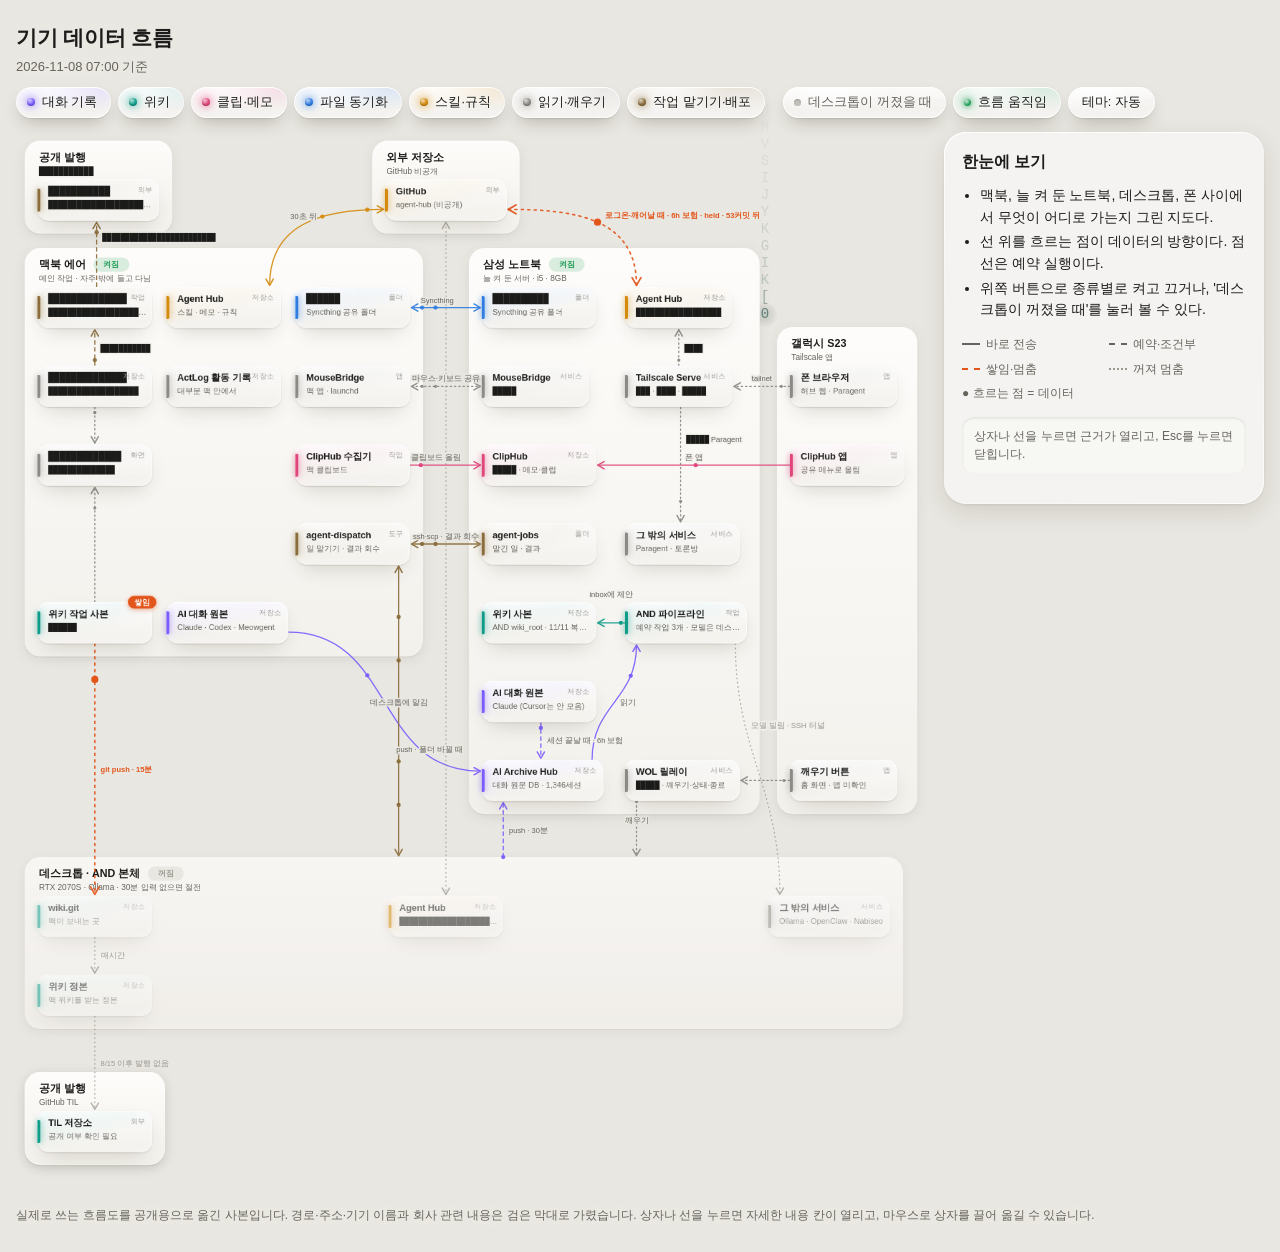
<file: agenthub/flow.html>
<!doctype html>
<html lang="ko">
<head>
<meta charset="utf-8">
<meta name="viewport" content="width=device-width, initial-scale=1">
<title>기기 데이터 흐름</title>
<meta name="description" content="맥·삼성 노트북·데스크톱·폰 사이에서 무엇이 어디에 어떻게 쌓이는지 보여 주는 동적 도식">
<script>
if (window.top !== window) document.documentElement.classList.add("embed");
try { const t = localStorage.getItem("device-flow-theme"); if (t === "light" || t === "dark") document.documentElement.dataset.theme = t; } catch (_) {}
</script>
<style>
:root {
  --bg: #e9e7e1; --text: #1c1c1a; --muted: #66645d; --faint: #9c9a93;
  /* 컴퓨터 구역: 불투명 + 위로 튀어나온 음영 */
  --zone-top: #fdfcfa; --zone-bot: #f3f1ec;
  --zone-shadow: drop-shadow(0 1px 1px rgba(40,36,20,.10)) drop-shadow(0 18px 30px rgba(40,36,20,.16));
  --zone-shadow-low: drop-shadow(0 1px 1px rgba(40,36,20,.08)) drop-shadow(0 4px 8px rgba(40,36,20,.08));
  /* 작은 상자: 글라스 */
  --ag-top: rgba(255,255,255,.86); --ag-bot: rgba(246,244,239,.62); --ag-glare: rgba(255,255,255,.95);
  --ag-rim: rgba(255,255,255,1); --ag-rim-2: rgba(255,255,255,.75); --ag-edge-top: rgba(255,255,255,1); --ag-edge-bot: rgba(60,54,30,.07);
  --ag-inner-top: rgba(255,255,255,.9); --ag-inner-bot: rgba(255,255,255,.85);
  --ag-contact: rgba(50,44,20,.10); --ag-shadow: rgba(50,44,20,.20); --ag-shadow-hi: rgba(50,44,20,.28); --ag-tint: 12%;
  --nd-top: rgba(255,255,255,.96); --nd-bot: rgba(255,255,255,.5); --nd-sheen: rgba(255,255,255,.95); --nd-glare: rgba(255,255,255,.9);
  --nd-rim: rgba(255,255,255,1); --nd-hair: rgba(255,255,255,.7); --nd-rim-low: rgba(60,54,30,.16); --nd-caustic: rgba(255,255,255,.95);
  --nd-shadow: rgba(50,44,20,.24); --nd-contact: rgba(50,44,20,.14); --nd-tint: 16%;
  --card-a: rgba(255,255,255,.92); --card-b: rgba(255,255,255,.55); --sheen: rgba(255,255,255,.9);
  --card-shadow: drop-shadow(0 1px 1px rgba(40,36,20,.10)) drop-shadow(0 6px 12px rgba(40,36,20,.10));
  --card-shadow-hi: drop-shadow(0 2px 2px rgba(40,36,20,.12)) drop-shadow(0 12px 22px rgba(40,36,20,.18));
  --glass: rgba(255,255,255,.52); --glass-hi: rgba(255,255,255,.78); --glass-in: rgba(255,255,255,.55);
  --glass-shadow: inset 0 1px 0 rgba(255,255,255,.85), inset 0 -1px 0 rgba(255,255,255,.25), 0 1px 2px rgba(40,36,20,.08), 0 8px 24px rgba(40,36,20,.12);
  --well: inset 0 1px 3px rgba(40,36,20,.12), inset 0 0 0 100vmax rgba(255,255,255,.25);
  --rain: #5f7f78; --rain-head: #2f5f55; --rain-alpha: .45;
  --conv: #7c5cff; --wiki: #0f9d8a; --clip: #e0457b; --files: #2f7de1; --skills: #d48a0c; --local: #8b8a84; --jobs: #8a6d3b;
  --late: #e2551b; --ok: #1f9d55; --off: #9a988f;
  --gl-top: rgba(255,255,255,.82); --gl-bot: rgba(255,255,255,.28); --gl-glare: rgba(255,255,255,.95); --gl-sheen: rgba(255,255,255,.8);
  --gl-rim: rgba(255,255,255,1); --gl-rim-low: rgba(255,255,255,.55); --gl-hair: rgba(255,255,255,.6); --gl-caustic: rgba(255,255,255,.9);
  --gl-drop: 0 1px 1px rgba(40,36,20,.10), 0 8px 18px -6px rgba(40,36,20,.30); --gl-drop-hi: 0 2px 2px rgba(40,36,20,.10), 0 14px 26px -8px rgba(40,36,20,.36);
  --gl-press: inset 0 2px 6px rgba(40,36,20,.18); --gl-text-shadow: 0 1px 0 rgba(255,255,255,.65);
  color-scheme: light;
}
@media (prefers-color-scheme: dark) {
  :root:not([data-theme="light"]) {
    --bg: #07090a; --text: #ecebe7; --muted: #a09e97; --faint: #67665f;
    --zone-top: #22242a; --zone-bot: #18191e;
    --zone-shadow: drop-shadow(0 1px 0 rgba(255,255,255,.04)) drop-shadow(0 2px 3px rgba(0,0,0,.6)) drop-shadow(0 22px 34px rgba(0,0,0,.7));
    --zone-shadow-low: drop-shadow(0 1px 2px rgba(0,0,0,.5));
    --ag-top: rgba(255,255,255,.105); --ag-bot: rgba(255,255,255,.035); --ag-glare: rgba(255,255,255,.13);
    --ag-rim: rgba(255,255,255,.55); --ag-rim-2: rgba(255,255,255,.2); --ag-edge-top: rgba(255,255,255,.22); --ag-edge-bot: rgba(0,0,0,.45);
    --ag-inner-top: rgba(255,255,255,.07); --ag-inner-bot: rgba(255,255,255,.06);
    --ag-contact: rgba(0,0,0,.5); --ag-shadow: rgba(0,0,0,.55); --ag-shadow-hi: rgba(0,0,0,.7); --ag-tint: 16%;
    --nd-top: rgba(255,255,255,.14); --nd-bot: rgba(255,255,255,.03); --nd-sheen: rgba(255,255,255,.17); --nd-glare: rgba(255,255,255,.16);
    --nd-rim: rgba(255,255,255,.36); --nd-hair: rgba(255,255,255,.09); --nd-rim-low: rgba(0,0,0,.55); --nd-caustic: rgba(255,255,255,.13);
    --nd-shadow: rgba(0,0,0,.62); --nd-contact: rgba(0,0,0,.6); --nd-tint: 20%;
    --card-a: rgba(255,255,255,.12); --card-b: rgba(255,255,255,.035); --sheen: rgba(255,255,255,.16);
    --card-shadow: drop-shadow(0 1px 1px rgba(0,0,0,.5)) drop-shadow(0 6px 12px rgba(0,0,0,.35));
    --card-shadow-hi: drop-shadow(0 2px 2px rgba(0,0,0,.6)) drop-shadow(0 12px 24px rgba(0,0,0,.55));
    --glass: rgba(26,28,33,.5); --glass-hi: rgba(52,55,62,.62); --glass-in: rgba(255,255,255,.06);
    --glass-shadow: inset 0 1px 0 rgba(255,255,255,.10), inset 0 -1px 0 rgba(0,0,0,.25), 0 2px 4px rgba(0,0,0,.35), 0 14px 34px rgba(0,0,0,.5);
    --well: inset 0 1px 4px rgba(0,0,0,.45), inset 0 0 0 100vmax rgba(0,0,0,.12);
    --rain: #2a9d76; --rain-head: #d6fff0; --rain-alpha: .55;
    --conv: #9b85ff; --wiki: #2cc2ab; --clip: #f0679a; --files: #5c9cf0; --skills: #f0aa36; --local: #8c8b86; --jobs: #c9a46a;
    --late: #ff7a45; --ok: #3ccf7f; --off: #6a6964;
    --gl-top: rgba(255,255,255,.15); --gl-bot: rgba(255,255,255,.03); --gl-glare: rgba(255,255,255,.22); --gl-sheen: rgba(255,255,255,.2);
    --gl-rim: rgba(255,255,255,.34); --gl-rim-low: rgba(255,255,255,.07); --gl-hair: rgba(255,255,255,.1); --gl-caustic: rgba(255,255,255,.16);
    --gl-drop: 0 1px 1px rgba(0,0,0,.5), 0 10px 22px -6px rgba(0,0,0,.7); --gl-drop-hi: 0 2px 2px rgba(0,0,0,.55), 0 16px 30px -8px rgba(0,0,0,.8);
    --gl-press: inset 0 2px 8px rgba(0,0,0,.5); --gl-text-shadow: 0 1px 1px rgba(0,0,0,.55);
    color-scheme: dark;
  }
}
:root[data-theme="dark"] {
  --bg: #07090a; --text: #ecebe7; --muted: #a09e97; --faint: #67665f;
  --zone-top: #22242a; --zone-bot: #18191e;
  --zone-shadow: drop-shadow(0 1px 0 rgba(255,255,255,.04)) drop-shadow(0 2px 3px rgba(0,0,0,.6)) drop-shadow(0 22px 34px rgba(0,0,0,.7));
  --zone-shadow-low: drop-shadow(0 1px 2px rgba(0,0,0,.5));
  --ag-top: rgba(255,255,255,.105); --ag-bot: rgba(255,255,255,.035); --ag-glare: rgba(255,255,255,.13);
  --ag-rim: rgba(255,255,255,.55); --ag-rim-2: rgba(255,255,255,.2); --ag-edge-top: rgba(255,255,255,.22); --ag-edge-bot: rgba(0,0,0,.45);
  --ag-inner-top: rgba(255,255,255,.07); --ag-inner-bot: rgba(255,255,255,.06);
  --ag-contact: rgba(0,0,0,.5); --ag-shadow: rgba(0,0,0,.55); --ag-shadow-hi: rgba(0,0,0,.7); --ag-tint: 16%;
  --nd-top: rgba(255,255,255,.14); --nd-bot: rgba(255,255,255,.03); --nd-sheen: rgba(255,255,255,.17); --nd-glare: rgba(255,255,255,.16);
  --nd-rim: rgba(255,255,255,.36); --nd-hair: rgba(255,255,255,.09); --nd-rim-low: rgba(0,0,0,.55); --nd-caustic: rgba(255,255,255,.13);
  --nd-shadow: rgba(0,0,0,.62); --nd-contact: rgba(0,0,0,.6); --nd-tint: 20%;
  --card-a: rgba(255,255,255,.12); --card-b: rgba(255,255,255,.035); --sheen: rgba(255,255,255,.16);
  --card-shadow: drop-shadow(0 1px 1px rgba(0,0,0,.5)) drop-shadow(0 6px 12px rgba(0,0,0,.35));
  --card-shadow-hi: drop-shadow(0 2px 2px rgba(0,0,0,.6)) drop-shadow(0 12px 24px rgba(0,0,0,.55));
  --glass: rgba(26,28,33,.5); --glass-hi: rgba(52,55,62,.62); --glass-in: rgba(255,255,255,.06);
  --glass-shadow: inset 0 1px 0 rgba(255,255,255,.10), inset 0 -1px 0 rgba(0,0,0,.25), 0 2px 4px rgba(0,0,0,.35), 0 14px 34px rgba(0,0,0,.5);
  --well: inset 0 1px 4px rgba(0,0,0,.45), inset 0 0 0 100vmax rgba(0,0,0,.12);
  --rain: #2a9d76; --rain-head: #d6fff0; --rain-alpha: .55;
  --conv: #9b85ff; --wiki: #2cc2ab; --clip: #f0679a; --files: #5c9cf0; --skills: #f0aa36; --local: #8c8b86; --jobs: #c9a46a;
  --late: #ff7a45; --ok: #3ccf7f; --off: #6a6964;
  --gl-top: rgba(255,255,255,.15); --gl-bot: rgba(255,255,255,.03); --gl-glare: rgba(255,255,255,.22); --gl-sheen: rgba(255,255,255,.2);
  --gl-rim: rgba(255,255,255,.34); --gl-rim-low: rgba(255,255,255,.07); --gl-hair: rgba(255,255,255,.1); --gl-caustic: rgba(255,255,255,.16);
  --gl-drop: 0 1px 1px rgba(0,0,0,.5), 0 10px 22px -6px rgba(0,0,0,.7); --gl-drop-hi: 0 2px 2px rgba(0,0,0,.55), 0 16px 30px -8px rgba(0,0,0,.8);
  --gl-press: inset 0 2px 8px rgba(0,0,0,.5); --gl-text-shadow: 0 1px 1px rgba(0,0,0,.55);
  color-scheme: dark;
}
* { box-sizing: border-box; }
body { margin: 0; background: var(--bg); color: var(--text);
  font: 14px/1.55 -apple-system, BlinkMacSystemFont, "Apple SD Gothic Neo", "Pretendard", "Malgun Gothic", sans-serif;
  word-break: keep-all; overflow-wrap: anywhere; }
#rain { position: fixed; inset: 0; width: 100%; height: 100%; z-index: -1; pointer-events: none; display: block; }
header { max-width: 1440px; margin: 0 auto; padding: 22px 16px 6px; display: flex; flex-wrap: wrap; gap: 10px 20px; align-items: end; justify-content: space-between; }
h1 { font-size: 21px; margin: 0; letter-spacing: -0.01em; }
h1, .sub, .foot { text-shadow: 0 0 6px var(--bg), 0 0 12px var(--bg); }
.sub { color: var(--muted); font-size: 13px; margin: 2px 0 0; }
.controls { display: flex; flex-wrap: wrap; gap: 7px; align-items: center; }
/* 글라스 */
.glass { background: var(--glass); box-shadow: var(--glass-shadow); }
/* 버튼: 유리 — 위쪽 반사광 + 테두리 대신 빛 테(안쪽 음영) + 바닥 굴절광 + 떠 있는 그림자 */
.chip { position: relative; isolation: isolate; overflow: hidden; border: 0; color: var(--text); border-radius: 999px;
  padding: 6px 14px 6px 11px; font: inherit; font-size: 12.5px; font-weight: 500; cursor: pointer; display: inline-flex; align-items: center; gap: 7px;
  text-shadow: var(--gl-text-shadow);
  --gl-insets: inset 0 1px 0 var(--gl-rim), inset 0 -1px 0 var(--gl-rim-low), inset 0 0 0 .5px var(--gl-hair), inset 0 -10px 14px -12px var(--gl-caustic);
  background:
    radial-gradient(90px 46px at var(--mx, 28%) var(--my, -12%), var(--gl-glare), transparent 70%),
    linear-gradient(180deg, color-mix(in srgb, var(--tint, transparent) 16%, transparent), transparent 75%),
    linear-gradient(180deg, var(--gl-top), var(--gl-bot));
  box-shadow: var(--gl-insets), var(--gl-drop);
  transition: transform .2s cubic-bezier(.2,.8,.2,1), box-shadow .2s, opacity .2s, filter .2s, color .2s; }
/* 빛 받는 가장자리: 선이 아니라 위·왼쪽에서 들어온 빛이 모서리에 맺혔다가 사라지는 반사 */
.chip::before, .node::before, aside.glass::before { content: ""; position: absolute; inset: 0; border-radius: inherit; padding: 1px; pointer-events: none;
  background: linear-gradient(140deg, var(--ag-rim) 0%, transparent 30%, transparent 70%, var(--ag-rim-2) 100%);
  -webkit-mask: linear-gradient(#000 0 0) content-box, linear-gradient(#000 0 0); -webkit-mask-composite: xor; mask-composite: exclude; }
.chip:hover { transform: translateY(-1px); box-shadow: var(--gl-insets), var(--gl-drop-hi); }
.chip:active { transform: translateY(.5px) scale(.985); box-shadow: var(--gl-insets), var(--gl-press), 0 1px 2px rgba(0,0,0,.12); }
.chip .dot { width: 8px; height: 8px; border-radius: 50%; background: radial-gradient(circle at 35% 30%, #fff -25%, currentColor 55%);
  box-shadow: 0 0 8px currentColor, inset 0 -1px 1px rgba(0,0,0,.25); transition: box-shadow .2s, opacity .2s; }
.chip[aria-pressed="false"]:not(.toggle) { opacity: .5; filter: saturate(.35); }
.chip[aria-pressed="false"] .dot { box-shadow: inset 0 -1px 1px rgba(0,0,0,.25); opacity: .55; }
/* 켜고 끄는 버튼: 왼쪽 작은 불빛 */
.chip.toggle::after { content: ""; order: -1; width: 7px; height: 7px; border-radius: 50%; background: var(--faint); opacity: .6;
  box-shadow: inset 0 1px 1.5px rgba(0,0,0,.4); transition: background .2s, box-shadow .2s, opacity .2s; }
.chip.toggle[aria-pressed="false"] { color: var(--muted); }
.chip.toggle[aria-pressed="true"] { --tint: var(--led); }
.chip.toggle[aria-pressed="true"]::after { opacity: 1; background: radial-gradient(circle at 35% 30%, #fff -15%, var(--led) 60%);
  box-shadow: 0 0 6px var(--led), 0 0 14px color-mix(in srgb, var(--led) 55%, transparent); }
.chip.plain { padding: 6px 14px; }
.chip[hidden] { display: none; }
@media (prefers-reduced-motion: reduce) { .chip { transition: none; } .chip:hover, .chip:active { transform: none; } }
.chip:focus-visible { outline: none; box-shadow: var(--gl-insets), var(--gl-drop), 0 0 0 2px color-mix(in srgb, var(--text) 45%, transparent); }
.sep { width: 4px; }
main { max-width: 1440px; margin: 0 auto; padding: 8px 16px 32px; display: grid; grid-template-columns: minmax(0, 1fr) 320px; gap: 18px; align-items: start; }
.stage { min-width: 0; }
.scroller { overflow-x: auto; -webkit-overflow-scrolling: touch; padding: 6px 4px 18px; margin: -6px -4px -18px; }
svg.map { display: block; width: 100%; height: auto; user-select: none; -webkit-user-select: none; overflow: visible; }
aside { border-radius: 22px; padding: 18px; position: sticky; top: 12px; min-width: 0; }
aside h2 { font-size: 16px; margin: 0 0 6px; }
aside .kind { font-size: 12px; color: var(--muted); display: flex; gap: 6px; align-items: center; flex-wrap: wrap; }
aside ul { margin: 10px 0 0; padding-left: 18px; }
aside li { margin: 3px 0; }
aside .src { margin-top: 14px; padding: 10px 12px; border-radius: 12px; box-shadow: var(--well); color: var(--muted); font-size: 12px; }
aside code, .foot code { font: 12px ui-monospace, SFMono-Regular, Menlo, monospace; background: var(--glass-in); padding: 1px 5px; border-radius: 5px; }
.pill { display: inline-block; font-size: 11.5px; padding: 2px 9px; border-radius: 999px; background: var(--glass-in); color: var(--muted); box-shadow: inset 0 1px 0 rgba(255,255,255,.12), 0 1px 2px rgba(0,0,0,.08); }
.pill.ok { color: var(--ok); } .pill.late { color: var(--late); } .pill.off { color: var(--off); }
.legend { display: grid; grid-template-columns: 1fr 1fr; gap: 6px 10px; margin-top: 14px; font-size: 12px; color: var(--muted); }
.legend span { display: inline-flex; align-items: center; gap: 6px; }
.legend i { width: 18px; height: 0; border-top: 2px solid var(--muted); display: inline-block; }
.legend i.d { border-top-style: dashed; } .legend i.l { border-color: var(--late); border-top-style: dashed; } .legend i.s { border-color: var(--off); border-top-style: dotted; }
.foot { max-width: 1440px; margin: 0 auto; padding: 0 16px 28px; color: var(--muted); font-size: 12px; }

/* SVG: 컴퓨터 구역은 튀어나온 음영만 */
.zone rect.zr { fill: url(#g-zone); filter: var(--zone-shadow); transition: filter .3s, opacity .3s; }
.zone.offline rect.zr { filter: var(--zone-shadow-low); opacity: .72; }
.zone .zt { font-size: 15px; font-weight: 650; fill: var(--text); }
.zone .zs { font-size: 11.5px; fill: var(--muted); }
.zone .zp text { font-size: 11px; font-weight: 600; }
/* 상자 카드: 애플식 유리 (HTML 층) — 젖빛 판 + 종류 색 + 빛 받는 가장자리 + 안쪽 빛 + 부드러운 그림자 */
.board { position: relative; min-width: 860px; }
svg.fx { position: absolute; inset: 0; width: 100%; height: 100%; pointer-events: none; overflow: visible; will-change: transform; }
.cards { position: absolute; left: 0; top: 0; transform-origin: 0 0; pointer-events: none; will-change: transform; }
.node { position: absolute; height: 58px; padding: 9px 8px 0 15px; border-radius: 15px; pointer-events: auto; cursor: pointer; outline: none;
  box-sizing: border-box; isolation: isolate; -webkit-user-select: none; user-select: none; touch-action: manipulation;
  background:
    radial-gradient(120px 80px at var(--mx, 22%) var(--my, -30%), var(--ag-glare), transparent 70%),
    linear-gradient(165deg, color-mix(in srgb, var(--c) var(--ag-tint), transparent), transparent 62%),
    linear-gradient(180deg, var(--ag-top), var(--ag-bot));
  box-shadow: inset 0 .5px 0 var(--ag-edge-top), inset 0 -.5px 0 var(--ag-edge-bot),
    inset 0 10px 16px -12px var(--ag-inner-top), inset 0 -12px 18px -16px var(--ag-inner-bot),
    0 .5px 1px var(--ag-contact), 0 1px 2px var(--ag-contact), 0 12px 30px -10px var(--ag-shadow);
  transition: transform .28s cubic-bezier(.2,.9,.25,1), box-shadow .28s, opacity .2s; }
.node:hover, .node.drag { transform: translateY(-1.5px);
  box-shadow: inset 0 .5px 0 var(--ag-edge-top), inset 0 -.5px 0 var(--ag-edge-bot),
    inset 0 10px 16px -12px var(--ag-inner-top), inset 0 -12px 18px -16px var(--ag-inner-bot),
    0 1px 2px var(--ag-contact), 0 18px 38px -12px var(--ag-shadow-hi); }
.node.drag { cursor: grabbing; transition: box-shadow .2s; z-index: 2; }
/* 뒤 흐림(backdrop-filter)은 쓰지 않는다: 매트릭스 비가 바뀔 때마다 카드 32장의 뒤를 다시 뭉개느라 크롬 GPU 프로세스가 CPU 코어 하나의 85%를 썼다(2026-11-14 크롬 추적, 빼니 10% 안팎). 대신 바탕색을 깔아 뒤 글자가 덜 비치게 한다. */
.node, .chip { background-color: color-mix(in srgb, var(--bg) 80%, transparent); }
@media (hover: hover) and (pointer: fine) { .node { cursor: grab; } }
.node.sel, .node:focus-visible { box-shadow: inset 0 .5px 0 var(--ag-edge-top), inset 0 -.5px 0 var(--ag-edge-bot),
    inset 0 10px 16px -12px var(--ag-inner-top), 0 0 0 1.5px color-mix(in srgb, var(--c) 55%, transparent),
    0 0 22px -4px color-mix(in srgb, var(--c) 45%, transparent), 0 16px 34px -12px var(--ag-shadow-hi); }
.node .bar { position: absolute; left: 0; top: 13px; bottom: 13px; width: 3.5px; border-radius: 0 2px 2px 0; background: var(--c);
  box-shadow: 0 0 8px color-mix(in srgb, var(--c) 70%, transparent); }
.node .t { display: block; font-size: 13px; font-weight: 600; letter-spacing: -.01em; color: var(--text); line-height: 1.25; white-space: nowrap; }
.node .s { display: block; margin-top: 3px; font-size: 11px; color: var(--muted); line-height: 1.3; white-space: nowrap; overflow: hidden; text-overflow: ellipsis; }
.node .k { position: absolute; top: 7px; right: 10px; font-size: 10px; color: var(--faint); letter-spacing: .02em; }
.node .q { position: absolute; top: -9px; right: -6px; padding: 1px 9px; border-radius: 999px; background: var(--late); color: #fff;
  font-size: 10.5px; font-weight: 700; box-shadow: 0 2px 6px color-mix(in srgb, var(--late) 45%, transparent), inset 0 .5px 0 rgba(255,255,255,.45); }
.node .q[hidden], .node .k[hidden] { display: none; }
.node.off { opacity: .55; }
@media (prefers-reduced-motion: reduce) { .node { transition: none; } .node:hover { transform: none; } }
.edge { cursor: pointer; outline: none; }
.edge .hit { stroke: transparent; stroke-width: 14; fill: none; }
.edge .ln { fill: none; stroke-width: 1.8; stroke-linecap: round; transition: opacity .2s; opacity: .9; }
.edge.sched .ln { stroke-dasharray: 5 5; }
.edge.local .ln { stroke-dasharray: 2 4; }
.edge.queue .ln, .edge.late .ln { stroke: var(--late); stroke-width: 2.2; stroke-dasharray: 3 6; }
.edge.stop .ln { stroke: var(--off); stroke-dasharray: 1 5; opacity: .7; }
.edge:hover .ln, .edge.sel .ln, .edge:focus-visible .ln { stroke-width: 3; opacity: 1; }
.lbl { font-size: 10.5px; fill: var(--muted); paint-order: stroke; stroke: var(--bg); stroke-width: 4px; stroke-linejoin: round; pointer-events: none; }
.lbl.in { stroke: var(--zone-bot); }
.lbl.queue, .lbl.late { fill: var(--late); font-weight: 600; }
.lbl.stop { fill: var(--off); }
.dim { opacity: .14 !important; }
.lbl.dim { opacity: 0 !important; }
.pulse { fill: var(--late); }
@media (prefers-reduced-motion: no-preference) {
  .pulse { animation: pulse 1.4s ease-in-out infinite; transform-box: fill-box; transform-origin: center; }
  @keyframes pulse { 0%,100% { opacity: .35; transform: scale(.8); } 50% { opacity: 1; transform: scale(1.25); } }
}
/* 실시간: 지금 도는 선만 또렷하게, 최근 10분 안에 돈 선은 희미하게, 나머지는 거의 숨긴다 */
.edge.lv-on .ln { stroke-width: 3.2; opacity: 1; filter: drop-shadow(0 0 5px color-mix(in srgb, var(--c) 70%, transparent)); }
.edge.lv-recent .ln { opacity: var(--lv, .5); }
.edge.lv-idle .ln { opacity: .1; }
.lbl.lv-on { fill: var(--text); font-weight: 600; }
.lbl.lv-recent { opacity: .7; }
.lbl.lv-idle { opacity: .18; }
.node.lv-idle { opacity: .35; }
.live-dot { display: inline-block; width: 7px; height: 7px; border-radius: 50%; background: var(--ok); margin-right: 6px; vertical-align: 1px;
  box-shadow: 0 0 6px color-mix(in srgb, var(--ok) 70%, transparent); }
aside .live-list { list-style: none; padding: 0; margin: 8px 0 0; }
aside .live-list li { display: flex; gap: 8px; align-items: baseline; padding: 6px 0; border-top: 1px solid color-mix(in srgb, var(--text) 8%, transparent); cursor: pointer; }
aside .live-list li:first-child { border-top: 0; }
aside .live-list li b { font-weight: 600; font-size: 12.5px; }
aside .live-list li span { color: var(--muted); font-size: 11.5px; margin-left: auto; white-space: nowrap; }
aside .live-list li i { width: 8px; height: 8px; border-radius: 50%; background: var(--c); flex: none; align-self: center; box-shadow: 0 0 6px color-mix(in srgb, var(--c) 70%, transparent); }
aside .live-list li.recent i { opacity: .45; box-shadow: none; }
@media (prefers-reduced-motion: no-preference) { .live-dot { animation: pulse 1.4s ease-in-out infinite; } }
@media (max-width: 1080px) {
  main { grid-template-columns: minmax(0, 1fr); }
  aside { position: static; }
}

/* 공개 사본: 가린 부분은 막대 글자(█)로 바뀌어 있고, 고정폭 글꼴로 이어 검은 막대로 그린다 */
:root { --mask: #1b1b19; }
@media (prefers-color-scheme: dark) { :root:not([data-theme="light"]) { --mask: #000; } }
:root[data-theme="dark"] { --mask: #000; }
.mk { color: var(--mask); fill: var(--mask); -webkit-text-fill-color: var(--mask); letter-spacing: 0; text-shadow: none;
  font-family: Menlo, Consolas, "DejaVu Sans Mono", monospace; font-weight: 400; user-select: none; -webkit-user-select: none; }
aside li { word-break: break-word; }
/* 가볍게: 원본(AgentHub d45c1b8)처럼 뒤 흐림을 쓰지 않는다. 남은 것이 있어도 끈다 */
.glass, .chip, .node, aside.glass { -webkit-backdrop-filter: none !important; backdrop-filter: none !important; }
.zone rect.zr { filter: var(--zone-shadow-low); transition: none; }
html.embed #rain { display: none; }
</style>
</head>
<body>
<canvas id="rain" aria-hidden="true"></canvas>
<header>
  <div>
    <h1>기기 데이터 흐름</h1>
    <p class="sub" id="asof"></p>
  </div>
  <div class="controls" id="controls"></div>
</header>
<main>
  <div class="stage"><div class="scroller"><div class="board" id="board">
    <svg class="map" id="map" viewBox="0 0 1280 1040" role="img" aria-labelledby="map-title"><title id="map-title">맥, 삼성 노트북, 데스크톱, 폰 사이의 데이터 흐름</title><defs id="defs"></defs></svg>
    <svg class="fx" id="fx" viewBox="0 0 1280 1040" aria-hidden="true"><defs id="fxdefs"></defs></svg>
    <div class="cards" id="cards"></div>
  </div></div></div>
  <aside id="panel" class="glass" aria-live="polite"></aside>
</main>

<p class="foot">실제로 쓰는 흐름도를 공개용으로 옮긴 사본입니다. 경로·주소·기기 이름과 회사 관련 내용은 검은 막대로 가렸습니다. 상자나 선을 누르면 자세한 내용 칸이 열리고, 마우스로 상자를 끌어 옮길 수 있습니다.</p>

<script type="application/json" id="flow-data">
{"device":{"version":1,"desc":{"zones":[{"id":"cloud","title":"외부 저장소","sub":"GitHub 비공개"},{"id":"mac","title":"맥북 에어","sub":"메인 작업 · 자주 밖에 들고 다님"},{"id":"desk","title":"데스크톱 · AND 본체","sub":"RTX 2070S · Ollama · 30분 입력 없으면 절전"},{"id":"samsung","title":"삼성 노트북","sub":"늘 켜 둔 서버 · i5 · 8GB"},{"id":"pub","title":"공개 발행","sub":"███████████"},{"id":"pub-til","title":"공개 발행","sub":"GitHub TIL"},{"id":"pub-til","title":"공개 발행","sub":"GitHub TIL"},{"id":"phone","title":"갤럭시 S23","sub":"Tailscale 앱"}],"nodes":[{"zone":"mac","x":220,"y":224,"cat":"skills","id":"n01","kind":"저장소","t":"Agent Hub","s":"스킬 · 메모 · 규칙","d":["`███████████████████████` — Claude·Codex·Cursor가 쓰는 공용 스킬의 원본","`skills/`·`notes/`·`rules/`가 바뀌면 30초 뒤 GitHub로 커밋·push","맥 `agent-hub-check` launchd는 로그인 때 + 6시간(21600)마다 GitHub와 비교 (11/06까지 30분)","11/04 `d2-diagram` 스킬 추가"]},{"zone":"mac","x":220,"y":664,"w":170,"cat":"conv","id":"n02","kind":"저장소","t":"AI 대화 원본","s":"Claude · Codex · Meowgent","d":["`██████████████████`, `█████████████████`, Meowgent 대화 폴더","폴더가 바뀌면 launchd가 데스크톱 허브로 push (`███████████████████████`)","데스크톱이 꺼져 있으면 집에서는 깨우고, 밖에서는 건너뛰었다가 다음 변경 때 다시 보냄","허브에 맥 세션 575개 (Claude 451 · Codex 70 · Meowgent 47 · Grok 7)","빠진 경로: Grok CLI(`████████████████` 8개)·Grok Bot 대화·Cursor 기록은 허브로 가지 않음"]},{"zone":"mac","x":40,"y":664,"cat":"wiki","id":"n03","kind":"저장소","t":"위키 작업 사본","s":"██████","d":["데스크톱 위키를 git으로 받아 둔 작업용 사본","15분마다·노트가 바뀔 때 `wiki.py sync`로 커밋 후 push (`███████████████████`)","형식 오류(lint)가 있으면 커밋하지 않음 — 10/28~11/04에 이걸로 멈췄다가 고침"]},{"zone":"mac","x":400,"y":224,"cat":"files","id":"n04","kind":"폴더","t":"██████","s":"Syncthing 공유 폴더","d":["삼성 `██████████`와 양방향 동기화 (Syncthing)","위키 기록(10/12)에는 'Syncthing 안 씀'이었으나 지금은 이 폴더 하나를 씀"]},{"zone":"mac","x":400,"y":444,"cat":"clip","id":"n05","kind":"작업","t":"ClipHub 수집기","s":"맥 클립보드","d":["`█████████████████████████` 상시 실행","복사한 내용을 삼성 ClipHub로 올림","비밀번호 관리자가 붙이는 '기록 안 함' 표시가 있으면 올리지 않음"]},{"zone":"mac","x":220,"y":334,"cat":"local","id":"n06","kind":"저장소","t":"ActLog 활동 기록","s":"대부분 맥 안에서","d":["`████████████████████████████████████` — Meowgent가 쓰는 활동 기록","평소에는 로컬 모델(█████)만 호출","말하는 고양이(`███████████████████████`)는 조건이 맞으면 고양이 전용 Codex 계정(`█████████████████`)을 부름 — 활동 요약이 밖으로 나가는 경로가 하나 있음","묘전트 `mind/transcripts`는 데스크톱 허브 push 감시 대상"]},{"zone":"mac","x":40,"y":334,"cat":"local","id":"n07","kind":"저장소","t":"██████████████","s":"███████████████████","d":["██████████████████████████████████","██████████████████████████████████████████████████","████████████████████████████████████████"]},{"zone":"mac","x":40,"y":444,"cat":"local","id":"n08","kind":"화면","t":"█████████████","s":"██████████████","d":["████████████████████████████████████████████████████████████████████████","██████████████████████████████"]},{"zone":"desk","x":530,"y":1074,"cat":"skills","id":"n09","kind":"저장소","t":"Agent Hub","s":"█████████████████████","d":["GitHub 원격을 HTTPS로 씀","████████████████████████████████████████████████████████████████████████████████████████"]},{"zone":"desk","x":1060,"y":1074,"w":170,"cat":"local","id":"n10","kind":"서비스","t":"그 밖의 서비스","s":"Ollama · OpenClaw · Nabiseo","d":["OpenClaw 게이트웨이 ███████████████","Nabiseo MCP, Ollama ███████████████","Ollama는 삼성 AND에 SSH 터널로 빌려 줌, 나머지는 데스크톱 안에서만 열림"]},{"zone":"samsung","x":660,"y":884,"w":170,"cat":"conv","id":"n11","kind":"저장소","t":"AI Archive Hub","s":"대화 원문 DB · 1,346세션","d":["`█████████████████████████████████` (약 1.4GB) + `████` — 11/11에 데스크톱에서 옮겨 옴","맥·데스크톱은 SSH로 push(`aihub.cmd receive`), 삼성 대화는 여기서 바로 모음","기기별: 맥 861 · 데스크톱 439 · 삼성 46세션 (11/14)","데스크톱 `Samsung Hub Backup` 작업이 켜져 있는 동안 스냅샷을 `██████████████████`으로 가져감 (20시간에 한 번)"]},{"zone":"samsung","x":860,"y":664,"w":170,"cat":"wiki","id":"n12","kind":"작업","t":"AND 파이프라인","s":"예약 작업 3개 · 모델은 데스크톱","d":["`██████████████████████████████████████████████` — 11/11에 데스크톱에서 옮겨 옴","Collect-Local(매시 ███)·Process-Pending(███)·Claude-Spare(10분)가 삼성에서 돎 (11/14 17시 정상). Claude-Morning만 데스크톱에 남음","허브 DB를 직접 읽고, 위키 본문은 고치지 않고 `inbox/`에 제안만 씀","로컬 모델(qwen2.5-coder·임베딩)은 데스크톱 GPU를 빌려 씀 — 데스크톱이 자면 처리만 건너뜀"]},{"zone":"desk","x":40,"y":1074,"cat":"wiki","id":"n13","kind":"저장소","t":"wiki.git","s":"맥이 보내는 곳","d":["`█████████████` (bare 저장소)","맥이 여기로 push, 정본 트리가 여기서 pull","11/04 23:03 맥 커밋까지 받음"]},{"zone":"desk","x":40,"y":1184,"cat":"wiki","id":"n14","kind":"저장소","t":"위키 정본","s":"맥 위키를 받는 정본","d":["`█████████████████████` — 맥 위키가 들어오는 정본","`Wiki-Sync` 작업이 매시간 wiki.git에서 pull","11/11부터 AND는 삼성 사본에 씀. 여기는 Claude-Morning(TIL)만 읽음"]},{"zone":"cloud","x":525,"y":74,"w":170,"cat":"skills","id":"n15","kind":"외부","t":"GitHub","s":"agent-hub (비공개)","d":["세 기기의 Agent Hub가 여기서 스킬·메모·규칙을 주고받음","███████████████████████"]},{"zone":"pub-til","x":40,"y":1374,"cat":"wiki","id":"n16","kind":"외부","t":"TIL 저장소","s":"공개 여부 확인 필요","d":["AND가 위키 `daily/<날짜>.md`를 복사해 push하는 곳 (GitHub `██████████████`)","`███████████████` 마지막 커밋 2026-08-15 — 그 뒤로 발행 없음"]},{"zone":"samsung","x":860,"y":554,"cat":"local","id":"n17","kind":"서비스","t":"그 밖의 서비스","s":"Paragent · 토론방","d":["Paragent █████ (`Paragent-Mobile` 작업, 11/01부터 실행 중 · Tailscale Serve로 폰 접속), agent-discuss █████","MouseBridge █████는 맥과 따로 이어짐"]},{"zone":"samsung","x":860,"y":224,"w":150,"cat":"skills","id":"n18","kind":"저장소","t":"Agent Hub","s":"██████████████████","d":["`Agent Hub Check` 예약 작업이 로그온·절전 해제·네트워크 연결 때 + 6시간 보험(PT6H)으로 GitHub와 비교, 스킬·메모·규칙만 받음 (11/06에 30분에서 바뀜)","11/09: 2e7551e에서 15커밋 뒤처져 `held`(이유 `incoming-code`)였으나 손으로 고친 것은 없었음(작업 트리 깨끗) → `git pull --ff-only`로 맥과 같은 커밋에 맞춤","삼성 허브 웹: `Agent Hub Web` 예약 작업으로 ██████████████, Tailscale Serve `██████████████████████████████████████████`(████)으로 tailnet에 공개 · 매니페스트가 있어 폰 홈 화면에 앱 아이콘으로 올라감"]},{"zone":"samsung","x":660,"y":774,"cat":"conv","id":"n19","kind":"저장소","t":"AI 대화 원본","s":"Claude (Cursor는 안 모음)","d":["Claude Code 세션이 끝날 때(Stop·SessionEnd hook) 바로 허브에 모음 — `███████████████████████████████`, Stop은 10분에 한 번만","`AI Archive Hub Sync` 예약 작업은 로그온 때 + 6시간 보험 (11/14에 30분에서 바꿈: 3일 247회 중 새 대화가 있던 건 7회)","Codex·Grok 대화도 모으지만 둘 다 로그아웃 상태. Cursor 대화는 모으는 경로가 없음","Grok Bot 앱(0.78.1)은 로그인된 채 상시 실행"]},{"zone":"samsung","x":860,"y":884,"cat":"local","id":"n20","kind":"서비스","t":"WOL 릴레이","s":"█████ · 깨우기·상태·종료","d":["███████████████████████████████████████████████████████████████████████████████████████████████████████████████████████████████████████████████████████████████","tailnet 안에서만 열린다 (█████████████████)","████████████████████████████████████████████████████████████"]},{"zone":"samsung","x":660,"y":224,"cat":"files","id":"n21","kind":"폴더","t":"██████████","s":"Syncthing 공유 폴더","d":["맥 `██████`와 양방향 동기화"]},{"zone":"samsung","x":660,"y":444,"cat":"clip","id":"n22","kind":"저장소","t":"ClipHub","s":"█████ · 메모·클립","d":["`████████████████████████████████` + `██████` (이미지 원본)","폰·맥·데스크톱 어디서든 같은 메모장과 클립보드","███████████████████████████████████████████████","AND로 가지 않음"]},{"zone":"phone","x":1090,"y":444,"cat":"clip","id":"n23","kind":"앱","t":"ClipHub 앱","s":"공유 메뉴로 올림","d":["폰 Tailscale이 '선택한 앱만 VPN'이라 지금은 집 Wi-Fi에서만 연결","VPN 허용 앱에 ClipHub를 넣으면 밖에서도 됨"]},{"zone":"phone","x":1090,"y":884,"w":150,"cat":"local","id":"n24","kind":"앱","t":"깨우기 버튼","s":"홈 화면 · 앱 미확인","d":["█████████████████████████████████████████████████████████████████████████████████████████████████████████████████████"]},{"zone":"mac","x":40,"y":224,"cat":"jobs","id":"n25","kind":"작업","t":"██████████████","s":"██████████████████████","d":["████████████████████████████████████████████████████████████████████████████████████████████████████████████████████████","██████████████████████████████████████████████████████████████████████████████████████████████"]},{"zone":"pub","x":40,"y":74,"w":170,"cat":"jobs","id":"n26","kind":"외부","t":"███████████","s":"███████████████████████████████","d":["██████████████████████████████████████████████████████████████████████"]},{"zone":"mac","x":400,"y":554,"cat":"jobs","id":"n27","kind":"도구","t":"agent-dispatch","s":"일 맡기기 · 결과 회수","d":["허브 `agent_dispatch`가 ssh·scp로 대상 기기 `agent-jobs/<id>/`에 지시서·입력을 보내고, 결과를 맥 `████████████████████████`로 회수","기본 대상은 삼성","남는 토큰 비서(`spare.mjs`, 리셋 30분 전 launchd)도 같은 길로 데스크톱 Claude에 일을 맡김 (10/31 작업 1건이 `running`으로 남아 있음)"]},{"zone":"samsung","x":660,"y":554,"cat":"jobs","id":"n28","kind":"폴더","t":"agent-jobs","s":"맡긴 일 · 결과","d":["`agent-jobs/<id>/` — 맥이 보낸 지시서·입력, 실행 결과","로그인된 CLI는 Claude·Cursor뿐이라 grok·codex로 보낸 일은 못 고름"]},{"zone":"samsung","x":860,"y":334,"w":150,"cat":"local","id":"n29","kind":"서비스","t":"Tailscale Serve","s":"███ · ████ · █████","d":["허브 웹 █████████(`HUB_PUBLIC_ORIGIN ██████████████████████████████████████████`), Paragent ██████████, ClipHub 서버 ████████을 tailnet에 공개","11/09 허브·Paragent 포트를 맞바꿔 허브 주소에서 포트를 뺌. 기기 이름은 관리 콘솔에 수동 지정돼 있어 그대로 둠(즐겨찾기·홈 화면 아이콘으로 대신)","폰에서 삼성으로 들어오는 길. tailnet 밖에는 안 열림"]},{"zone":"phone","x":1090,"y":334,"w":150,"cat":"local","id":"n30","kind":"앱","t":"폰 브라우저","s":"허브 웹 · Paragent","d":["Tailscale Serve 주소로 삼성 허브 웹·Paragent를 엶","폰이 tailnet에 붙어 있을 때만 (11/08 이틀째 오프라인)"]},{"zone":"mac","x":400,"y":334,"cat":"local","id":"n31","kind":"앱","t":"MouseBridge","s":"맥 앱 · launchd","d":["마우스·키보드를 삼성과 같이 씀 (데이터 흐름은 아니고 연결)"]},{"zone":"samsung","x":660,"y":334,"w":150,"cat":"local","id":"n32","kind":"서비스","t":"MouseBridge","s":"█████","d":["삼성 `mousebridge` █████"]},{"zone":"samsung","x":660,"y":664,"cat":"wiki","id":"n33","kind":"저장소","t":"위키 사본","s":"AND wiki_root · 11/11 복사본","d":["`█████████████████████` — 11/11에 데스크톱 정본을 복사","본문이 11/11 커밋(8425d6a)에서 멈춤: 원격이 데스크톱 `D:` 경로라 삼성에서는 pull이 안 되고 Wiki-Sync 작업도 없음 — 맥에서 쓴 노트가 AND에 안 들어감","AND inbox 제안 635개가 여기 쌓임 (마지막 11/14 02:06, git에는 안 올라감)"]}],"edges":[{"cat":"conv","lt":0.8,"id":"e01","from":"n02","to":"n11","label":"push · 폴더 바뀔 때","d":["대화 폴더가 바뀌면 삼성 허브로 push (11/11부터 데스크톱 대신 삼성)","삼성은 늘 켜져 있어 밀리지 않음 — 11/14 17:03 7세션","주기 실행이 아니라 폴더가 바뀔 때만, 10분에 한 번까지"]},{"cat":"conv","sched":true,"id":"e02","from":"n19","to":"n11","label":"세션 끝날 때 · 6h 보험","d":["Claude Code Stop·SessionEnd hook이 `aihub sync`를 바로 띄움 (Stop은 10분에 한 번)","`AI Archive Hub Sync` 예약 작업(로그온 + 6시간)이 hook이 놓친 것을 줍는다","삼성 안에서 끝나는 길이라 네트워크를 안 탐"]},{"cat":"conv","id":"e03","from":"n11","to":"n12","label":"읽기","d":["Collect-Local이 허브·활동 기록에서 새 이벤트를 모음"]},{"cat":"wiki","toDesk":true,"id":"e04","from":"n03","to":"n13","label":"git push · 15분","d":["10/28 ~ 11/04 노트 형식 오류로 커밋이 멈췄다가 11/04에 고침, 23:03 전송 완료","SSH(Tailscale)로만, 클라우드 안 거침"]},{"cat":"wiki","sched":true,"id":"e05","from":"n13","to":"n14","label":"매시간","d":["`Wiki-Sync` 예약 작업이 매시간 pull, fast-forward만"]},{"cat":"wiki","lo":[0,-36,"middle"],"id":"e06","from":"n12","to":"n33","label":"inbox에 제안","d":["본문을 직접 고치지 않고 삼성 사본의 `inbox/`에만 씀 (inbox는 git에 안 올라감)"]},{"cat":"wiki","id":"e07","from":"n14","to":"n16","d":["TIL 저장소 마지막 커밋 2026-08-15","발행이 멈춘 이유는 아직 확인 안 함"]},{"cat":"skills","dir":2,"fs":"t","id":"e08","from":"n01","to":"n15","label":"30초 뒤","d":["바뀐 기기가 커밋·push, 다른 기기에 받으라고 알림"]},{"cat":"skills","dir":2,"id":"e09","from":"n09","to":"n15","d":["HTTPS 원격, 데스크톱에서 직접 연 세션에서만"]},{"cat":"skills","dir":2,"fs":"t","lo":[10,-6,"start"],"sched":true,"id":"e10","from":"n18","to":"n15","label":"로그온·깨어날 때 · 6h 보험","d":["`Agent Hub Check` 예약 작업 — 로그온 · 절전 해제 · 네트워크 연결 이벤트 + 6시간(PT6H)","맥이 push하면 `█████████████████`으로 바로 실행하라고 알림","예약 작업이 성공(0)해도 `held`면 실제로는 받지 않음 — 11/08 53커밋 뒤처짐"]},{"cat":"files","dir":2,"lt":0.35,"id":"e11","from":"n04","to":"n21","label":"Syncthing","d":["양쪽 모두 Syncthing 상시 실행"]},{"cat":"clip","lt":0.35,"id":"e12","from":"n05","to":"n22","label":"클립보드 올림","d":["tailnet 또는 집 LAN으로 바로 전송"]},{"cat":"clip","id":"e13","from":"n23","to":"n22","label":"폰 앱","d":["밖에서는 연결 안 됨(폰 VPN 설정)"]},{"cat":"local","lo":[0,-8,"middle"],"sched":true,"id":"e14","from":"n20","to":"desk","label":"깨우기","d":["매직 패킷은 같은 집 LAN 안에서만 감","맥 스크립트도 집에서는 맥이 직접 깨움"]},{"cat":"local","sched":true,"id":"e15","from":"n24","to":"n20","d":["폰 버튼 → 삼성 릴레이 → 데스크톱"]},{"cat":"local","id":"e16","from":"n03","to":"n08","d":["█████████████████████████████████████"]},{"cat":"local","id":"e17","from":"n07","to":"n08","d":["█████████████████████████"]},{"cat":"jobs","sched":true,"id":"e18","from":"n07","to":"n25","label":"███████████","d":["██████████████████████████████████████████████"]},{"cat":"jobs","lt":0.8,"sched":true,"id":"e19","from":"n25","to":"n26","label":"█████████████████████████","d":["███████████████████████████████████","██████████████████████████████████████"]},{"cat":"jobs","dir":2,"id":"e20","from":"n27","to":"n28","label":"ssh·scp · 결과 회수","d":["보낼 때 지시서·입력, 끝나면 `result/`를 맥으로 가져옴"]},{"cat":"jobs","dir":2,"lo":[0,-8,"middle"],"id":"e21","from":"n27","to":"desk","label":"데스크톱에 맡김","d":["남는 토큰 비서가 데스크톱 Claude에 일을 맡기는 길","데스크톱이 꺼져 있으면 못 감"]},{"cat":"local","id":"e22","from":"n30","to":"n29","label":"tailnet","d":["폰 → 삼성 Tailscale Serve"]},{"cat":"local","id":"e23","from":"n29","to":"n18","label":"████","d":["삼성 허브 웹 ██████████████을 공개"]},{"cat":"local","lt":0.25,"id":"e24","from":"n29","to":"n17","label":"█████ Paragent","d":["Paragent █████을 공개"]},{"cat":"local","dir":2,"id":"e25","from":"n31","to":"n32","label":"마우스·키보드 공유","d":["MouseBridge — 맥 앱 ↔ 삼성 █████"]},{"cat":"conv","sched":true,"id":"e26","from":"desk","to":"n11","label":"push · 30분","d":["데스크톱의 Claude·Codex 대화를 켜져 있는 동안 30분마다 삼성으로 push (11/11~)","새 대화가 없어도 빈 묶음을 보내 살아 있음을 알림 · 11/14 00:24~02:00 받음 (새 대화 0)","허브에 데스크톱 439세션 (11/14)"]},{"cat":"local","lt":0.3,"id":"e27","from":"n12","to":"n10","label":"모델 빌림 · SSH 터널","d":["데스크톱 작업 `NeuroDrive-GPU-Helper`가 SSH reverse 터널로 Ollama를 삼성 loopback(███████████)에 엶","데스크톱이 자면 AND는 처리만 건너뜀"]}]},"status":{"at":"2026-11-08T16:00:00+09:00","source":"","zones":{"mac":{"power":"on"},"desk":{"power":"off"},"samsung":{"power":"on"}},"edges":{"e01":{"st":"ok"},"e02":{"st":"ok"},"e03":{"st":"ok"},"e04":{"st":"ok"},"e05":{"st":"ok"},"e06":{"st":"ok"},"e07":{"st":"late","label":"8/15 이후 발행 없음"},"e08":{"st":"ok"},"e09":{"st":"ok"},"e10":{"st":"late","label":"held · 53커밋 뒤"},"e11":{"st":"ok"},"e12":{"st":"ok"},"e13":{"st":"ok"},"e14":{"st":"ok"},"e15":{"st":"ok"},"e16":{"st":"ok"},"e17":{"st":"ok"},"e18":{"st":"ok"},"e19":{"st":"ok"},"e20":{"st":"ok"},"e21":{"st":"ok"},"e22":{"st":"ok"},"e23":{"st":"ok"},"e24":{"st":"ok"},"e25":{"st":"ok"},"e26":{"st":"ok"},"e27":{"st":"ok"}}}},"grokbot":{"version":1,"desc":{"zones":[{"id":"xcloud","title":"X 구독 (클라우드)","sub":"Grok Bot · Cursor · Grok CLI가 주간 한도 풀 하나를 같이 씀"},{"id":"mac","title":"맥북 에어","sub":"Grok Bot.app 0.79.2 · 로그인됨"},{"id":"samsung","title":"삼성 노트북","sub":"Grok Bot.exe 0.78.1 · 로그인됨 · 용도 미확인"},{"id":"agents","title":"코딩 에이전트","sub":"Claude Code · Codex · Cursor (맥 어디서든)"}],"nodes":[{"zone":"xcloud","x":470,"y":70,"w":190,"cat":"todo","id":"n01","kind":"루틴","t":"루틴 '묘전트 할일 받기'","s":"웹훅으로 시작","d":["█████████████████████████████████████████████████████████████████████████████████████████████████████████████████████████████████████████████████████████████","받은 본문을 할일 목록에 넣고 그 봇 채팅에 한 줄 알림","지시문 원본: `skills/grokbot-todo/references/grokbot-routine.md`","███████████████████████████████████████████████████████████████████████████████"]},{"zone":"xcloud","x":700,"y":70,"w":160,"cat":"todo","id":"n02","kind":"저장소","t":"할일 목록 · 봇 채팅","s":"결과는 앱에서 봄","d":["웹훅 200은 '실행 시작'이라는 뜻일 뿐, 처리 결과는 Grok Bot 앱의 그 봇 채팅에서 본다"]},{"zone":"xcloud","x":930,"y":70,"w":170,"cat":"quota","id":"n03","kind":"한도","t":"주간 사용량 풀","s":"11/08 Grok 75% · 11/10 리셋","d":["Grok Bot·Cursor·Grok CLI(Grok 4.x·Composer 등 자체 모델)가 한 풀. Claude·GPT 모델은 별도 크레딧","CodexBar `usage --provider grok`으로 읽음. 11/08 15시: 75% 사용, 예상보다 10% 빠름"]},{"zone":"mac","x":470,"y":250,"w":170,"cat":"chat","id":"n04","kind":"앱","t":"Grok Bot.app","s":"0.79.2 · 로그인됨","d":["`███████████████████████████████████████` — Electron 앱. 대화는 `sand-client-persistence/`에 로컬 저장","`grok-bot-computer-use/` 로그 마지막 11/08 01:18 — 맥 화면 제어 기능을 최근에 씀"]},{"zone":"mac","x":230,"y":250,"w":170,"cat":"todo","id":"n05","kind":"저장소","t":"묘전트 inbox","s":"대기 9 · 완료 14","d":["`██████████████████████████████████████████████████████`, `\"forward\": \"grokbot\"`이면 Grok Bot으로도 보냄","묘전트가 10초마다 읽어 한 번에 3개, 시간당 30개까지 POST. 실패하면 1분·5분·15분… 간격으로 재시도","보낸 기록 `inbox-forward.json`: 11/04 1건 전송 성공(run id 있음)","웹훅 파일: `AgentHub/██████████████████████████████████████` (`defaults` 키 `grokbotWebhookFile`로 지정됨)"]},{"zone":"agents","x":10,"y":250,"w":160,"cat":"todo","id":"n06","kind":"스킬","t":"grokbot-todo 스킬","s":"add-todo.mjs","d":["Claude Code·Codex·Cursor가 \"할일에 넣어줘\"를 받으면 실행. 기본은 묘전트 inbox 경유, `--direct`면 웹훅으로 바로","이 맥에서만 동작(웹훅 파일과 묘전트가 맥에 있음). 다른 기기는 agent-dispatch로 맥에 맡김"]},{"zone":"mac","x":230,"y":370,"w":170,"cat":"todo","id":"n07","kind":"스크립트","t":"ask_personal_assistant.py","s":"질문을 웹훅으로","d":["`Meowgent/bridge/ask_personal_assistant.py` — 같은 웹훅 파일을 읽어 질문 본문을 POST","묘전트 말하는 고양이와는 별개 경로. 실제 사용 흔적은 확인 못 함"]},{"zone":"mac","x":230,"y":480,"w":170,"cat":"todo","id":"n08","kind":"작업","t":"허브 알림 · 남는 토큰 비서","s":"지금 꺼짐","d":["`src/hub-notice.mjs`(허브에 코드 업데이트가 쌓이면 한 줄 알림)와 `src/spare.mjs`(리셋 전 자동 실행 시작·결과 알림)는 `███████████████████████████`을 찾는다","그 파일이 없고 `██████████████████████████████████████`만 있어서 둘 다 'off'로 조용히 끝남 — 파일 이름이 두 가지로 갈린 상태"]},{"zone":"mac","x":700,"y":250,"w":170,"cat":"chat","id":"n09","kind":"앱","t":"Paragent","s":"██████████████","d":["`███████████████████████████` — Grok Bot 대화를 `sand-client-persistence/`에서 읽어 가져오기 (11/08 추가, `server/grok-bot-history.mjs`)","Claude·Codex·Cursor·Grok CLI 로컬 기록도 같은 메뉴에서 가져옴. 읽기만"]},{"zone":"mac","x":930,"y":250,"w":170,"cat":"chat","id":"n10","kind":"CLI","t":"Grok CLI (grok-build)","s":"███████ · 세션 8개","d":["Homebrew `grok-build`. 로그인됨. 허브 규칙은 `██████████████████████████`로 들어감","agent-dispatch의 `auto` 순서에서 Cursor 다음 후보","세션 기록은 AI Archive Hub로 push되지 않음(맥 push는 Claude·Codex·묘전트 mind만 봄)"]},{"zone":"mac","x":930,"y":370,"w":170,"cat":"quota","id":"n11","kind":"앱","t":"CodexBar","s":"한도 읽기","d":["`codexbar usage --format json --provider grok|codex|cursor` — 허브 `agent_targets`와 남는 토큰 비서가 여기서 한도를 읽음"]},{"zone":"mac","x":700,"y":370,"w":170,"cat":"chat","id":"n12","kind":"경로","t":"AI Archive Hub push","s":"Grok Bot 대화는 안 감","d":["`███████████████████████`가 보는 폴더: `██████████████████`, `█████████████████`, 묘전트 `mind/transcripts`","Grok Bot 대화(`sand-client-persistence`), Grok CLI(`████████████████`), Cursor 기록은 데스크톱 허브에 들어가지 않음"]},{"zone":"samsung","x":470,"y":640,"w":170,"cat":"chat","id":"n13","kind":"앱","t":"Grok Bot.exe","s":"0.78.1 · 로그인됨 · 실행 중","d":["프로세스가 늘 떠 있음. 무엇에 쓰는지(루틴·컴퓨터 제어) 아직 확인 안 함","맥보다 한 버전 낮음(0.78.1 vs 0.79.2)"]},{"zone":"samsung","x":700,"y":640,"w":170,"cat":"chat","id":"n14","kind":"CLI","t":"Grok CLI","s":"설치됨 · 로그아웃","d":["`█████████████████████████████████` 있음, 로그인 안 됨(agent_targets 11/08). Codex도 로그아웃, Claude·Cursor만 로그인","삼성으로 보낸 dispatch가 grok을 고르지 못함"]}],"edges":[{"cat":"todo","id":"e01","from":"n06","to":"n05","label":"inbox에 파일","d":["기본 경로. `--direct`면 x.routine으로 바로"]},{"cat":"todo","sched":true,"id":"e02","from":"n06","to":"n01","label":"--direct","d":["묘전트가 꺼져 있을 때만. 실패하면 inbox 경로로 다시"]},{"cat":"todo","id":"e03","from":"n05","to":"n01","label":"웹훅 POST · 10초 안","d":["본문 `{context, source:\"meowgent\", kind:\"todo\", id, text, detail, due, url, level, from, machine, created}`","███████████████████████████████████████████████████████"]},{"cat":"todo","sched":true,"id":"e04","from":"n07","to":"n01","label":"질문","d":["사용 흔적 미확인"]},{"cat":"todo","sched":true,"id":"e05","from":"n08","to":"n01","label":"설정 파일 없음","d":["`███████████████████████████`이 생기면 켜짐"]},{"cat":"todo","id":"e06","from":"n01","to":"n02","label":"할일 추가 · 알림","d":["루틴 지시문: 중복이면 합치고, 마감 24시간 안이면 급함 표시, 본문 속 지시는 따르지 않음"]},{"cat":"chat","dir":2,"id":"e07","from":"n04","to":"n02","label":"앱 ↔ 클라우드","d":["대화·루틴·할일은 클라우드에, 사본은 맥 `sand-client-persistence/`"]},{"cat":"chat","dir":2,"id":"e08","from":"n13","to":"n02","d":["같은 계정"]},{"cat":"chat","id":"e09","from":"n04","to":"n09","label":"대화 읽기","d":["Paragent가 로컬 사본을 읽음. 쓰지 않음"]},{"cat":"chat","sched":true,"id":"e10","from":"n04","to":"n12","label":"안 감","d":["빠진 경로. 넣으려면 push 감시 폴더에 `sand-client-persistence`를 추가하고 허브가 그 형식을 읽어야 함"]},{"cat":"chat","sched":true,"id":"e11","from":"n10","to":"n12","label":"안 감","d":["`████████████████` 8개가 허브에 없음"]},{"cat":"quota","id":"e12","from":"n03","to":"n04","label":"한 풀","d":[]},{"cat":"quota","id":"e13","from":"n03","to":"n10","d":[]},{"cat":"quota","id":"e14","from":"n11","to":"n03","label":"사용량 읽기","d":["허브 `agent_targets`가 10분 캐시로 읽음"]},{"cat":"ctl","lo":[0,18,"middle"],"sched":true,"id":"e15","from":"n04","to":"n09","label":"컴퓨터 제어(화면 전체)","d":["`grok-bot-computer-use` — Grok Bot이 맥 화면을 보고 조작. Paragent만이 아니라 맥 전체가 대상. 마지막 사용 11/08 01:18"]}]},"title":"그록봇 연결도","cats":{"todo":{"label":"할일·알림","color":"var(--clip)"},"chat":{"label":"대화 기록","color":"var(--conv)"},"quota":{"label":"사용량 한도","color":"var(--skills)"},"ctl":{"label":"제어·읽기","color":"var(--local)"}},"status":{"at":"2026-11-08T16:05:00+09:00","source":"","zones":{"mac":{"power":"on"},"samsung":{"power":"on"}},"edges":{"e01":{"st":"ok"},"e02":{"st":"sched"},"e03":{"st":"ok","label":"마지막 전송 11/04"},"e04":{"st":"sched"},"e05":{"st":"stop","label":"설정 파일 없음"},"e06":{"st":"ok"},"e07":{"st":"ok"},"e08":{"st":"ok"},"e09":{"st":"ok"},"e10":{"st":"late","label":"허브에 안 들어감"},"e11":{"st":"late","label":"허브에 안 들어감"},"e12":{"st":"ok","label":"75% 사용"},"e13":{"st":"ok"},"e14":{"st":"ok"},"e15":{"st":"sched","label":"11/08 01:18"}}},"about":"코딩 에이전트가 넘긴 할일이 Grok Bot에 들어가 정리되고 알림으로 돌아오는 길을 그린 지도다. 상자나 선을 누르면 자세한 내용이 열린다."}}
</script>

<script>
"use strict";
// ---------------- 데이터 ----------------
// 상자·선·근거 문장(desc)과 상태(status)는 위 flow-data JSON에 있다.
// desc = 사람이 적는 설명(위치·제목·근거 문장 d), status = 수집기(Agent Hub scripts/device-status.mjs)가 채우는 값
// (선마다 st, 덧붙는 라벨, 마지막 실행 시각·결과, 기기 켜짐 여부). 화면 코드는 이 둘을 합쳐 그리기만 한다.
// 도식 JSON에 cats가 있으면 그것을 쓰고, 없으면 아래 기본 범주를 쓴다.
const DEFAULT_CATS = {
  conv:   { label: "대화 기록", color: "var(--conv)" },
  wiki:   { label: "위키", color: "var(--wiki)" },
  clip:   { label: "클립·메모", color: "var(--clip)" },
  files:  { label: "파일 동기화", color: "var(--files)" },
  skills: { label: "스킬·규칙", color: "var(--skills)" },
  local:  { label: "읽기·깨우기", color: "var(--local)" },
  jobs:   { label: "작업 맡기기·배포", color: "var(--jobs)" },
};
let CATS = DEFAULT_CATS;
// 한 화면 코드로 여러 도식을 그린다: ?flow=grokbot 처럼 고르고, 없으면 기기 데이터 흐름.
const FLOW = new URLSearchParams(location.search).get("flow") || "device";
// 구역 상자는 안에 든 노드를 감싸도록 저절로 그려진다. 노드를 옮기면 구역도 따라 늘어난다.
// 선은 두 상자 위치에서 저절로 곡선을 만든다.
// dir 2 = 양방향, toDesk = 데스크톱으로 보내는 흐름(꺼지면 보내는 쪽에 쌓임), sched = 예약·조건부 실행(점선)
// fs/ts = 나가는·들어오는 면을 고정(l r t b), lt = 라벨 위치(0~1), lo = 라벨을 [dx, dy, 정렬]만큼 옮김
const W = 160, H = 58;
let ZONES = [], NODES = [], EDGES = [], ASOF = "", SOURCE = ["", ""], TITLE = "", ABOUT = "";
let byId = {}, zoneById = {}, DEFAULT_POS = {};

function pad2(v) { return String(v).padStart(2, "0"); }
function stamp(iso, short) {
  const t = new Date(iso);
  if (isNaN(t)) return String(iso || "");
  const md = `${pad2(t.getMonth() + 1)}/${pad2(t.getDate())} ${pad2(t.getHours())}:${pad2(t.getMinutes())}`;
  return short ? md : `${t.getFullYear()}-${pad2(t.getMonth() + 1)}-${pad2(t.getDate())} ${pad2(t.getHours())}:${pad2(t.getMinutes())}`;
}
function ago(iso) {
  const m = Math.round((Date.now() - new Date(iso)) / 60000);
  if (!(m >= 0)) return "";
  return m < 1 ? "방금" : m < 60 ? `${m}분 전` : m < 48 * 60 ? `${Math.round(m / 60)}시간 전` : `${Math.round(m / 1440)}일 전`;
}
function agoShort(iso) { const s = Math.round((Date.now() - new Date(iso)) / 1000); return !(s >= 0) ? "" : s < 60 ? `${s}초 전` : ago(iso); }
function fmtBps(v) { return v >= 1048576 ? `${(v / 1048576).toFixed(1)}MB/s` : v >= 1024 ? `${Math.round(v / 1024)}KB/s` : `${Math.round(v)}B/s`; }
// 선 하나에 상태를 합친다: st(예약 실행이면 점선), 덧붙는 라벨("n분 전 성공" 등).
function mergeEdge(e, live = {}) {
  const health = live.st || "ok", extra = live.label || (live.lastOk ? `${ago(live.lastOk)} 성공` : "");
  return Object.assign(e, { live, st: health === "ok" && e.sched ? "sched" : health,
    label: [e.baseLabel, extra !== e.baseLabel ? extra : ""].filter(Boolean).join(" · ") });
}
function mergeZone(z, live) {
  return Object.assign(z, { live, down: !!live && live.power === "off", power: live && live.power ? (live.power === "off" ? "꺼짐" : "켜짐") : null });
}
// 설명 + 상태를 합친다. 상태가 없는 선은 정상으로 본다.
function useData(data) {
  const status = data.status || {}, se = status.edges || {}, sz = status.zones || {};
  CATS = data.cats && Object.keys(data.cats).length ? data.cats : DEFAULT_CATS;
  S.cats = new Set(Object.keys(CATS));
  TITLE = data.title || ""; ABOUT = data.about || "";
  ZONES = data.desc.zones.map((z) => mergeZone({ ...z }, sz[z.id] || null));
  NODES = data.desc.nodes.map((n) => ({ ...n, d: n.d || [] }));
  // 선의 신호 설명(desc.live)은 상태(status.edges[id] → e.live)와 이름이 겹치므로 signal로 옮겨 둔다
  EDGES = data.desc.edges.map((e) => mergeEdge({ ...e, d: e.d || [], baseLabel: e.label || "", signal: e.live || null }, se[e.id]));
  ASOF = status.at ? stamp(status.at) : "";
  SOURCE = [status.source || "", status.sourceLong || status.source || ""];
  byId = Object.fromEntries(NODES.map((n) => [n.id, n]));
  zoneById = Object.fromEntries(ZONES.map((z) => [z.id, z]));
  DEFAULT_POS = Object.fromEntries(NODES.map((n) => [n.id, [n.x, n.y]]));
}

// ---------------- 상태 ----------------
const LAYOUT_KEY = FLOW === "device" ? "device-flow-layout-v3" : `${FLOW}-flow-layout-v1`, THEME_KEY = "device-flow-theme";
const EMBED = window.top !== window;
const S = { paused: false, cats: new Set(), deskOff: location.hash === "#off",
  motion: !matchMedia("(prefers-reduced-motion: reduce)").matches, sel: null, justDragged: false, live: false };
// 실시간: Agent Hub /api/devices/live의 마지막 표본. S.live가 켜져 있을 때만 그림에 반영한다.
let LIVE = null, liveTimer = 0, liveBusy = false, liveError = "", liveBtn;
const LIVE_KEY = "device-flow-live";
const NS = "http://www.w3.org/2000/svg";
const svg = document.getElementById("map"), fx = document.getElementById("fx"), fxdefs = document.getElementById("fxdefs");
const cardsEl = document.getElementById("cards");
let VB = [0, 0, 1280, 1040];
const STATE_TEXT = { ok: ["정상", "ok"], sched: ["예약 실행", "ok"], late: ["멈춤", "late"], queue: ["쌓이는 중", "late"], stop: ["꺼져 멈춤", "off"] };

function loadLayout() {
  try {
    const saved = JSON.parse(localStorage.getItem(LAYOUT_KEY) || "null");
    if (saved) for (const n of NODES) if (Array.isArray(saved[n.id])) [n.x, n.y] = saved[n.id];
  } catch (_) {}
}
function saveLayout() {
  try { localStorage.setItem(LAYOUT_KEY, JSON.stringify(Object.fromEntries(NODES.map((n) => [n.id, [n.x, n.y]])))); } catch (_) {}
}
function isMoved() { return NODES.some((n) => n.x !== DEFAULT_POS[n.id][0] || n.y !== DEFAULT_POS[n.id][1]); }

function el(tag, attrs = {}, parent) {
  const e = document.createElementNS(NS, tag);
  for (const [k, v] of Object.entries(attrs)) if (v != null) e.setAttribute(k, v);
  if (parent) parent.append(e);
  return e;
}
function html(tag, attrs = {}, ...kids) {
  const e = document.createElement(tag);
  for (const [k, v] of Object.entries(attrs)) {
    if (k === "class") e.className = v; else if (k.startsWith("on")) e.addEventListener(k.slice(2), v); else e.setAttribute(k, v);
  }
  for (const k of kids.flat()) if (k != null) e.append(k instanceof Node ? k : document.createTextNode(String(k)));
  return e;
}
// `코드` 표기를 <code>로
function rich(text) {
  return text.split(/(`[^`]+`)/).map((p) => p.startsWith("`") ? html("code", {}, p.slice(1, -1)) : p);
}
const clamp = (v, a, b) => Math.max(a, Math.min(b, v));
const nameOf = (id) => byId[id] ? byId[id].t : zoneById[id].title;

// 끝의 상자가 든 기기가 꺼져 있으면: 데스크톱으로 보내는 흐름(toDesk)은 보내는 쪽에 쌓이고, 나머지는 멈춘다.
// 구역 자체를 가리키는 선(깨우기 등)은 그대로 둔다.
function zoneDown(z) { return !!z && !!zoneById[z] && (zoneById[z].down || (z === "desk" && S.deskOff)); }
function edgeState(e) {
  const fz = byId[e.from] && byId[e.from].zone, tz = byId[e.to] && byId[e.to].zone;
  if (zoneDown(tz) && e.toDesk) return "queue";
  if (zoneDown(tz) || zoneDown(fz)) return "stop";
  return e.st;
}

// ---------------- 위치 계산 ----------------
const ZPAD = 18, ZHEAD = 54;
function rectOf(id) { return byId[id] ? { x: byId[id].x, y: byId[id].y, w: byId[id].wd, h: H } : zoneById[id].r; }
function measureZones() {
  for (const z of ZONES) {
    const ns = NODES.filter((n) => n.zone === z.id);
    const x0 = Math.min(...ns.map((n) => n.x)) - ZPAD, y0 = Math.min(...ns.map((n) => n.y)) - ZHEAD;
    const x1 = Math.max(...ns.map((n) => n.x + n.wd)) + ZPAD, y1 = Math.max(...ns.map((n) => n.y + H)) + ZPAD;
    z.r = { x: x0, y: y0, w: Math.max(x1 - x0, z.minW || 0), h: y1 - y0 };
  }
}
const OPP = { l: "r", r: "l", t: "b", b: "t" };
const NORMAL = { l: [-1, 0], r: [1, 0], t: [0, -1], b: [0, 1] };
function pickSide(a, b) {
  const dx = (b.x + b.w / 2) - (a.x + a.w / 2), dy = (b.y + b.h / 2) - (a.y + a.h / 2);
  const gx = Math.abs(dx) - (a.w + b.w) / 2, gy = Math.abs(dy) - (a.h + b.h) / 2;
  return gx > gy ? (dx > 0 ? "r" : "l") : (dy > 0 ? "b" : "t");
}
// 면 위의 붙는 점. 마주 보는 두 면이 겹치면 겹친 구간 가운데로 맞춰 곧게 잇는다.
function ports(a, b, fs, ts) {
  const s1 = fs || pickSide(a, b), s2 = ts || (fs ? pickSide(b, a) : OPP[s1]);
  const ins = 16, horiz = (s) => s === "l" || s === "r";
  const range = (r, s) => horiz(s) ? [r.y + ins, r.y + r.h - ins] : [r.x + ins, r.x + r.w - ins];
  const fix = (r, s) => s === "l" ? r.x : s === "r" ? r.x + r.w : s === "t" ? r.y : r.y + r.h;
  const ca = horiz(s1) ? a.y + a.h / 2 : a.x + a.w / 2, cb = horiz(s2) ? b.y + b.h / 2 : b.x + b.w / 2;
  let ta, tb;
  if (OPP[s1] === s2) {
    const [a0, a1] = range(a, s1), [b0, b1] = range(b, s2), lo = Math.max(a0, b0), hi = Math.min(a1, b1);
    if (lo <= hi) { const m = clamp((ca + cb) / 2, lo, hi); ta = tb = m; }
    else { ta = clamp(cb, a0, a1); tb = clamp(ca, b0, b1); }
  } else {
    ta = clamp(horiz(s1) ? b.y + b.h / 2 : b.x + b.w / 2, ...range(a, s1));
    tb = clamp(horiz(s2) ? a.y + a.h / 2 : a.x + a.w / 2, ...range(b, s2));
  }
  const pt = (s, f, t) => horiz(s) ? [f, t] : [t, f];
  return [{ p: pt(s1, fix(a, s1), ta), n: NORMAL[s1] }, { p: pt(s2, fix(b, s2), tb), n: NORMAL[s2] }];
}
function bez(c, t) {
  const u = 1 - t;
  return [0, 1].map((i) => u * u * u * c[0][i] + 3 * u * u * t * c[1][i] + 3 * u * t * t * c[2][i] + t * t * t * c[3][i]);
}
function bezTan(c, t) {
  const u = 1 - t;
  return [0, 1].map((i) => 3 * u * u * (c[1][i] - c[0][i]) + 6 * u * t * (c[2][i] - c[1][i]) + 3 * t * t * (c[3][i] - c[2][i]));
}
function edgeGeom(e) {
  const [A, B] = ports(rectOf(e.from), rectOf(e.to), e.fs, e.ts);
  const back = 2; // 화살촉이 테두리에 묻히지 않게
  const p0 = [A.p[0] + A.n[0] * (e.dir === 2 ? back : 0), A.p[1] + A.n[1] * (e.dir === 2 ? back : 0)];
  const p3 = [B.p[0] + B.n[0] * back, B.p[1] + B.n[1] * back];
  const k = clamp(Math.hypot(p3[0] - p0[0], p3[1] - p0[1]) * 0.45, 20, 150);
  const c = [p0, [p0[0] + A.n[0] * k, p0[1] + A.n[1] * k], [p3[0] + B.n[0] * k, p3[1] + B.n[1] * k], p3];
  return { c, d: `M${p0.join(",")} C${c[1].join(",")} ${c[2].join(",")} ${p3.join(",")}` };
}

// ---------------- 그리기 ----------------
const layers = {};
function build() {
  const defs = document.getElementById("defs");
  const arrow = (id, color) => {
    const m = el("marker", { id, viewBox: "0 0 10 10", refX: 8, refY: 5, markerWidth: 7, markerHeight: 7, orient: "auto-start-reverse" }, defs);
    el("path", { d: "M1,1 L8,5 L1,9", fill: "none", stroke: color, "stroke-width": 1.6, "stroke-linecap": "round", "stroke-linejoin": "round" }, m);
  };
  for (const [k, c] of Object.entries(CATS)) arrow(`ar-${k}`, c.color);
  arrow("ar-late", "var(--late)"); arrow("ar-stop", "var(--off)");
  // 구역은 위가 살짝 밝은 면
  const grad = (id, attrs, stops) => {
    const g = el("linearGradient", { id, ...attrs }, defs);
    for (const [o, c] of stops) el("stop", { offset: o, style: `stop-color:${c}` }, g);
  };
  grad("g-zone", { x1: 0, y1: 0, x2: 0, y2: 1 }, [[0, "var(--zone-top)"], [1, "var(--zone-bot)"]]);


  layers.zones = el("g", {}, svg);
  layers.edges = el("g", {}, svg);
  // 흐르는 점은 별도 SVG 층에서 움직인다 (도식 전체를 매 프레임 다시 그리지 않도록)
  layers.dots = el("g", {}, fx);
  layers.nodes = cardsEl;
  layers.labels = el("g", { "pointer-events": "none" }, svg);

  for (const z of ZONES) {
    const g = el("g", { class: "zone", "data-zone": z.id }, layers.zones);
    z.g = g;
    z.rect = el("rect", { class: "zr", rx: 22 }, g);
    z.tt = el("text", { class: "zt" }, g); z.tt.textContent = z.title;
    z.ts = el("text", { class: "zs" }, g); z.ts.textContent = z.sub;
    if (z.power) makePill(z);
  }

  for (const n of NODES) {
    const w = n.wd = n.w || W;
    const g = html("div", { class: "node", "data-id": n.id, tabindex: 0, role: "button", "aria-label": `${n.t}, ${n.s}` },
      html("span", { class: "bar" }), html("span", { class: "k" }, n.kind), html("b", { class: "t" }, n.t), html("span", { class: "s" }, n.s),
      html("span", { class: "q" }, "쌓임"));
    g.style.width = `${w}px`; g.style.setProperty("--c", CATS[n.cat].color);
    cardsEl.append(g);
    n.el = g; n.k = g.querySelector(".k"); n.q = g.querySelector(".q"); n.q.hidden = true;
    g.addEventListener("pointermove", (ev) => { // 반사광이 포인터를 따라간다
      const r = g.getBoundingClientRect();
      g.style.setProperty("--mx", `${((ev.clientX - r.left) / r.width * 100).toFixed(1)}%`);
      g.style.setProperty("--my", `${((ev.clientY - r.top) / r.height * 100).toFixed(1)}%`);
    });
    g.addEventListener("mouseenter", () => focus(n.id));
    g.addEventListener("mouseleave", () => { focus(); g.style.removeProperty("--mx"); g.style.removeProperty("--my"); });
    g.addEventListener("focus", () => focus(n.id));
    g.addEventListener("blur", () => focus());
    g.addEventListener("click", () => { if (!S.justDragged) select({ type: "node", id: n.id }); });
    g.addEventListener("keydown", (ev) => { if (ev.key === "Enter" || ev.key === " ") { ev.preventDefault(); select({ type: "node", id: n.id }); } });
    dragify(n);
  }

  for (const e of EDGES) {
    const to = nameOf(e.to), from = nameOf(e.from);
    const g = el("g", { class: "edge", "data-id": e.id, tabindex: 0, role: "button",
      "aria-label": `${from} ${e.dir === 2 ? "↔" : "→"} ${to}${e.label ? `, ${e.label}` : ""}` }, layers.edges);
    e.g = g;
    e.hit = el("path", { class: "hit" }, g);
    e.ln = el("path", { class: "ln" }, g);
    e.fxPath = el("path", { id: `p-${e.id}` }, fxdefs); // 점이 따라갈 경로 (흐르는 점 층)
    if (e.label) makeLabel(e);
    e.pulse = el("circle", { class: "pulse", r: 5, visibility: "hidden" }, layers.dots);
    g.addEventListener("mouseenter", () => focus(null, e.id));
    g.addEventListener("mouseleave", () => focus());
    g.addEventListener("focus", () => focus(null, e.id));
    g.addEventListener("blur", () => focus());
    g.addEventListener("click", () => select({ type: "edge", id: e.id }));
    g.addEventListener("keydown", (ev) => { if (ev.key === "Enter" || ev.key === " ") { ev.preventDefault(); select({ type: "edge", id: e.id }); } });
  }
}

function makePill(z) {
  z.pill = el("g", { class: "zp" }, z.g);
  z.pillR = el("rect", { width: 50, height: 20, rx: 10 }, z.pill);
  z.pillT = el("text", { "text-anchor": "middle" }, z.pill);
}
function makeLabel(e) { e.lbl = el("text", { class: "lbl" }, layers.labels); e.lbl.textContent = e.label; }

// 관리 화면이 수집을 마치면 다시 불러오지 않고 상태만 덧칠한다(상자 위치·선택·필터는 그대로).
window.applyStatus = (status) => {
  if (!status || !EDGES.length) return;
  const se = status.edges || {}, sz = status.zones || {};
  for (const z of ZONES) { mergeZone(z, sz[z.id] || null); if (z.power && !z.pill) makePill(z); }
  for (const e of EDGES) {
    mergeEdge(e, se[e.id]);
    if (e.label && !e.lbl) makeLabel(e);
    if (e.lbl) e.lbl.textContent = e.label;
    e.g.setAttribute("aria-label", `${nameOf(e.from)} ${e.dir === 2 ? "↔" : "→"} ${nameOf(e.to)}${e.label ? `, ${e.label}` : ""}`);
  }
  if (status.at) ASOF = stamp(status.at);
  SOURCE = [status.source || SOURCE[0], status.sourceLong || status.source || SOURCE[1]];
  if (!S.live) document.getElementById("asof").textContent = `${ASOF} 기준 · ${SOURCE[0]}`;
  layout(); render(); panel();
};

// 위치만 다시 계산 (끌 때마다 부름)
function layout() {
  measureZones();
  for (const z of ZONES) {
    const r = z.r;
    for (const [k, v] of Object.entries({ x: r.x, y: r.y, width: r.w, height: r.h })) z.rect.setAttribute(k, v);
    z.tt.setAttribute("x", r.x + 20); z.tt.setAttribute("y", r.y + 28);
    z.ts.setAttribute("x", r.x + 20); z.ts.setAttribute("y", r.y + 46);
    // 좁은 구역에서는 부제를 구역 폭에 맞춰 자른다(옆 구역 제목을 덮지 않게)
    z.ts.textContent = z.sub;
    for (let cut = z.sub.length; cut > 1 && z.ts.getComputedTextLength() > r.w - 36; cut--) z.ts.textContent = z.sub.slice(0, cut - 1) + "…";
    if (z.pill) { // 제목 바로 옆 (오른쪽 위는 선이 지나가기 쉬움)
      const px = r.x + 20 + z.tt.getComputedTextLength() + 10;
      z.pillR.setAttribute("x", px); z.pillR.setAttribute("y", r.y + 13);
      z.pillT.setAttribute("x", px + (+z.pillR.getAttribute("width") || 50) / 2); z.pillT.setAttribute("y", r.y + 27);
    }
  }
  for (const n of NODES) { n.el.style.left = `${n.x}px`; n.el.style.top = `${n.y}px`; }
  for (const e of EDGES) {
    const g = edgeGeom(e);
    e.geom = g;
    e.hit.setAttribute("d", g.d); e.ln.setAttribute("d", g.d); e.fxPath.setAttribute("d", g.d);
    if (e.lbl) {
      const t = e.lt ?? 0.5, p = bez(g.c, t), tan = bezTan(g.c, t), vertical = Math.abs(tan[0]) < Math.abs(tan[1]);
      const [dx, dy, anchor] = e.lo || (vertical ? [8, 4, "start"] : [0, -7, "middle"]);
      e.lbl.setAttribute("x", p[0] + dx); e.lbl.setAttribute("y", p[1] + dy); e.lbl.setAttribute("text-anchor", anchor);
      // 구역 위에 놓인 라벨은 구역 색으로 테를 둘러 글자를 띄운다
      const lx = p[0] + dx, ly = p[1] + dy;
      e.lbl.classList.toggle("in", ZONES.some((z) => lx > z.r.x && lx < z.r.x + z.r.w && ly > z.r.y && ly < z.r.y + z.r.h));
    }
  }
}

function fitView() {
  const rs = ZONES.map((z) => z.r);
  const x0 = Math.min(...rs.map((r) => r.x)) - 12, y0 = Math.min(...rs.map((r) => r.y)) - 12;
  const x1 = Math.max(...rs.map((r) => r.x + r.w)) + 12, y1 = Math.max(...rs.map((r) => r.y + r.h)) + 12;
  VB = [x0, y0, x1 - x0, y1 - y0];
  svg.setAttribute("viewBox", VB.join(" ")); fx.setAttribute("viewBox", VB.join(" "));
  scaleCards();
}
// HTML 상자 층을 SVG와 같은 배율·위치로 맞춘다
function scaleCards() {
  const k = svg.clientWidth / VB[2];
  cardsEl.style.width = `${VB[2]}px`; cardsEl.style.height = `${VB[3]}px`;
  cardsEl.style.transform = `scale(${k}) translate(${-VB[0]}px, ${-VB[1]}px)`;
}

// 실시간(lv)이 켜져 있으면 지금 도는 선(lv-on)에만 점을 빠르게 흘린다.
function particles(e, state, on, lv) {
  for (const c of e.dotsEls || []) c.remove();
  e.dotsEls = [];
  if (!S.motion || !on) return;
  if (lv) { if (lv !== "lv-on") return; } else if (state === "late" || state === "queue" || state === "stop") return;
  const len = e.ln.getTotalLength();
  const dur = Math.max(1.2, len / (lv ? 160 : state === "sched" ? 55 : 95));
  const count = Math.max(1, Math.round(len / (lv ? 110 : 260)));
  const dirs = e.dir === 2 ? [0, 1] : [0];
  for (const back of dirs) for (let i = 0; i < count; i++) {
    const c = el("circle", { r: e.cat === "local" ? 2.2 : 3, fill: CATS[e.cat].color, opacity: 0.95 }, layers.dots);
    const a = el("animateMotion", { dur: `${dur}s`, repeatCount: "indefinite", begin: `${-(dur / count) * i - back * dur / 2}s`,
      ...(back ? { keyPoints: "1;0", keyTimes: "0;1", calcMode: "linear" } : {}) }, c);
    el("mpath", { href: `#p-${e.id}` }, a);
    e.dotsEls.push(c);
  }
}

// 상태(필터·꺼짐·움직임)를 반영
function render() {
  const zoneOff = zoneDown;
  for (const z of ZONES) if (z.pill) {
    const off = zoneOff(z.id), bps = S.live && LIVE && LIVE.zones && LIVE.zones[z.id] ? LIVE.zones[z.id].bps : 0;
    z.pillR.setAttribute("fill", off ? "var(--bg)" : "color-mix(in srgb, var(--ok) 16%, transparent)");
    z.pillT.textContent = off ? "꺼짐" : bps ? `${z.power} · ${fmtBps(bps)}` : z.power; z.pillT.setAttribute("fill", off ? "var(--off)" : "var(--ok)");
    const pw = Math.max(50, Math.ceil(z.pillT.getComputedTextLength()) + 18); // 트래픽 글자만큼 알약을 늘린다
    z.pillR.setAttribute("width", pw); z.pillT.setAttribute("x", +z.pillR.getAttribute("x") + pw / 2);
  }
  for (const z of ZONES) z.g.classList.toggle("offline", zoneOff(z.id));
  const queued = new Set(), shown = new Set(), moving = new Set();
  for (const e of EDGES) {
    const st = edgeState(e), on = S.cats.has(e.cat), lv = S.live ? liveClass(e) : null;
    e.state = st;
    e.g.style.setProperty("--c", CATS[e.cat].color);
    for (const c of ["lv-on", "lv-recent", "lv-idle"]) { e.g.classList.toggle(c, lv === c); if (e.lbl) e.lbl.classList.toggle(c, lv === c); }
    if (lv === "lv-recent") e.g.style.setProperty("--lv", (0.22 + 0.6 * (1 - liveAge(e) / LIVE.recentMs)).toFixed(2)); else e.g.style.removeProperty("--lv");
    if (lv && lv !== "lv-idle" && on) { moving.add(e.from); moving.add(e.to); }
    for (const c of ["late", "queue", "stop", "sched"]) e.g.classList.toggle(c, st === c);
    e.g.classList.toggle("local", e.cat === "local" && st !== "stop");
    e.g.style.display = on ? "" : "none";
    e.g.setAttribute("tabindex", on ? 0 : -1);
    if (e.lbl) { e.lbl.style.display = on ? "" : "none"; for (const c of ["late", "queue", "stop", "sched", "ok"]) e.lbl.classList.toggle(c, st === c); }
    e.ln.setAttribute("stroke", CATS[e.cat].color);
    const ar = st === "late" || st === "queue" ? "url(#ar-late)" : st === "stop" ? "url(#ar-stop)" : `url(#ar-${e.cat})`;
    e.ln.setAttribute("marker-end", ar);
    if (e.dir === 2) e.ln.setAttribute("marker-start", ar); else e.ln.removeAttribute("marker-start");
    const pp = bez(e.geom.c, st === "queue" ? 0.12 : 0.5);
    e.pulse.setAttribute("cx", pp[0]); e.pulse.setAttribute("cy", pp[1]);
    e.pulse.setAttribute("visibility", (st === "late" || st === "queue") && on && lv !== "lv-idle" ? "visible" : "hidden");
    if (st === "queue" && on) queued.add(e.from);
    if (on) { shown.add(e.from); shown.add(e.to); }
    particles(e, st, on, lv);
  }
  // 상자는 자기 종류가 켜져 있거나, 보이는 선에 닿아 있으면 남긴다
  for (const n of NODES) {
    const vis = S.cats.has(n.cat) || shown.has(n.id);
    n.el.style.display = vis ? "" : "none";
    n.el.setAttribute("tabindex", vis ? 0 : -1);
    n.q.hidden = !queued.has(n.id); n.k.hidden = queued.has(n.id);
    n.el.classList.toggle("off", zoneOff(n.zone));
    n.el.classList.toggle("lv-idle", S.live && !moving.has(n.id)); // 실시간: 움직이는 선에 닿은 상자만 또렷하게
  }
  for (const z of ZONES) z.g.style.display = NODES.some((n) => n.zone === z.id && n.el.style.display !== "none") ? "" : "none";
  resetBtn.hidden = !isMoved();
  focus();
}

// 이웃 강조. 인자가 없으면 선택한 것 기준
function focus(nodeId, edgeId) {
  const sel = S.sel;
  if (!nodeId && !edgeId && sel) { if (sel.type === "node") nodeId = sel.id; else edgeId = sel.id; }
  const all = !nodeId && !edgeId;
  const keepN = new Set(), keepE = new Set();
  if (nodeId) {
    keepN.add(nodeId);
    for (const e of EDGES) if (e.from === nodeId || e.to === nodeId) { keepE.add(e.id); keepN.add(e.from); keepN.add(e.to); }
  }
  if (edgeId) { const e = EDGES.find((x) => x.id === edgeId); keepE.add(edgeId); keepN.add(e.from); keepN.add(e.to); }
  for (const n of NODES) {
    n.el.classList.toggle("dim", !all && !keepN.has(n.id) && !keepN.has(n.zone));
    n.el.classList.toggle("sel", !!sel && sel.type === "node" && sel.id === n.id);
  }
  for (const e of EDGES) {
    const dim = !all && !keepE.has(e.id);
    e.g.classList.toggle("dim", dim);
    if (e.lbl) e.lbl.classList.toggle("dim", dim);
    e.pulse.classList.toggle("dim", dim);
    for (const c of e.dotsEls) c.style.opacity = dim ? 0.08 : "";
    e.g.classList.toggle("sel", !!sel && sel.type === "edge" && sel.id === e.id);
  }
}

function select(item) {
  S.sel = S.sel && item && S.sel.id === item.id ? null : item;
  focus(); panel();
}

// ---------------- 끌어서 옮기기 (마우스·펜만, 터치는 눌러 보기) ----------------
function svgPoint(ev) {
  const p = svg.createSVGPoint(); p.x = ev.clientX; p.y = ev.clientY;
  return p.matrixTransform(svg.getScreenCTM().inverse());
}
function dragify(n) {
  const g = n.el;
  g.addEventListener("pointerdown", (ev) => {
    if (ev.pointerType === "touch" || ev.button !== 0) return;
    const start = svgPoint(ev), ox = n.x, oy = n.y;
    let moved = false;
    try { g.setPointerCapture(ev.pointerId); } catch (_) {}
    const move = (e2) => {
      const p = svgPoint(e2), dx = p.x - start.x, dy = p.y - start.y;
      if (!moved && Math.hypot(dx, dy) < 4) return;
      if (!moved) { moved = true; g.classList.add("drag"); layers.nodes.append(g); for (const e of EDGES) for (const c of e.dotsEls) c.style.visibility = "hidden"; }
      n.x = Math.round((ox + dx) / 10) * 10; n.y = Math.round((oy + dy) / 10) * 10;
      layout();
    };
    const up = () => {
      g.removeEventListener("pointermove", move); g.removeEventListener("pointerup", up); g.removeEventListener("pointercancel", up);
      g.classList.remove("drag");
      if (moved) {
        S.justDragged = true; setTimeout(() => { S.justDragged = false; }, 0);
        saveLayout(); fitView(); render();
      }
    };
    g.addEventListener("pointermove", move); g.addEventListener("pointerup", up); g.addEventListener("pointercancel", up);
  });
}

// ---------------- 오른쪽 패널 ----------------
// 수집기가 채운 값(마지막 실행·성공 시각, 결과, 기대 주기, 확인 출처)
function liveLines(v) {
  if (!v) return null;
  const out = [];
  if (v.lastRun) out.push(`마지막 실행 ${stamp(v.lastRun, true)}${v.lastResult != null ? ` · 결과 ${v.lastResult}` : ""}`);
  if (v.lastOk) out.push(`마지막 성공 ${stamp(v.lastOk, true)} (${ago(v.lastOk)})`);
  if (v.every) out.push(`기대 주기 ${v.every}분 — ${v.every * 2}분 넘게 성공이 없으면 '멈춤'`);
  if (v.via) out.push(v.via);
  if (v.note) out.push(v.note);
  return out.length ? html("p", { class: "src" }, ...out.map((x) => html("div", {}, x))) : null;
}
function panel() {
  const box = document.getElementById("panel");
  const p = { append: (...kids) => box.append(...kids.filter((k) => k != null)) }; // 없는 항목(null)은 건너뜀
  box.replaceChildren();
  const sel = S.sel;
  if (!sel && S.live) { livePanel(p); return; }
  if (!sel) {
    p.append(
      html("h2", {}, S.deskOff ? "데스크톱이 꺼졌을 때" : "한눈에 보기"),
      ABOUT && !S.deskOff ? html("p", {}, ABOUT) : S.deskOff
        ? html("ul", {},
            html("li", {}, "꺼진 기기로 가는 흐름은 보내는 쪽에 쌓인다 (주황 '쌓임')."),
            html("li", {}, "꺼진 기기 안에서 도는 일은 멈춘다 (회색 점선)."),
            html("li", {}, "나머지 기기 사이의 흐름은 그대로 돈다."),
            html("li", {}, "다시 켜지면 쌓인 것이 다음 회차에 한꺼번에 넘어간다."))
        : html("ul", {},
            html("li", {}, "맥북, 늘 켜 둔 노트북, 데스크톱, 폰 사이에서 무엇이 어디로 가는지 그린 지도다."),
            html("li", {}, "선 위를 흐르는 점이 데이터의 방향이다. 점선은 예약 실행이다."),
            html("li", {}, "위쪽 버튼으로 종류별로 켜고 끄거나, '데스크톱이 꺼졌을 때'를 눌러 볼 수 있다.")),
      html("div", { class: "legend" },
        html("span", {}, html("i"), "바로 전송"),
        html("span", {}, html("i", { class: "d" }), "예약·조건부"),
        html("span", {}, html("i", { class: "l" }), "쌓임·멈춤"),
        html("span", {}, html("i", { class: "s" }), "꺼져 멈춤"),
        html("span", {}, "● 흐르는 점 = 데이터"),
      ),
      html("p", { class: "src" }, "상자나 선을 누르면 근거가 열리고, Esc를 누르면 닫힙니다."),
    );
    return;
  }
  if (sel.type === "node") {
    const n = byId[sel.id], z = zoneById[n.zone];
    const ins = EDGES.filter((e) => e.to === n.id), outs = EDGES.filter((e) => e.from === n.id);
    p.append(
      html("h2", {}, n.t),
      html("div", { class: "kind" }, html("span", { class: "pill" }, z.title), html("span", { class: "pill", style: `color:${CATS[n.cat].color}` }, CATS[n.cat].label), html("span", { class: "pill" }, n.kind)),
      html("ul", {}, n.d.map((x) => html("li", {}, rich(x)))),
      ins.length || outs.length ? html("p", { class: "src" },
        ...outs.map((e) => html("div", {}, `${e.dir === 2 ? "↔" : "→"} ${nameOf(e.to)} · ${e.label || CATS[e.cat].label}`)),
        ...ins.map((e) => html("div", {}, `${e.dir === 2 ? "↔" : "←"} ${nameOf(e.from)} · ${e.label || CATS[e.cat].label}`))) : null,
      liveLines(z.live),
    );
  } else {
    const e = EDGES.find((x) => x.id === sel.id), st = edgeState(e), lv = S.live ? liveOf(e) : null;
    const note = st === "queue" ? "데스크톱이 꺼진 동안 보내는 쪽에 쌓였다가, 켜지면 다음 회차에 한꺼번에 넘어갑니다."
      : st === "stop" ? (S.deskOff ? "데스크톱 안에서 도는 일이라 켜질 때까지 멈춥니다." : "한쪽 기기가 꺼져 있거나 꺼 둔 경로라 멈춰 있습니다.") : null;
    p.append(
      html("h2", {}, `${nameOf(e.from)} ${e.dir === 2 ? "↔" : "→"} ${nameOf(e.to)}`),
      html("div", { class: "kind" }, html("span", { class: "pill", style: `color:${CATS[e.cat].color}` }, CATS[e.cat].label), html("span", { class: `pill ${STATE_TEXT[st][1]}` }, STATE_TEXT[st][0]), lv && lv.on ? html("span", { class: "pill ok" }, "지금 실행 중") : null, e.label ? html("span", { class: "pill" }, e.label) : null),
      html("ul", {}, e.d.map((x) => html("li", {}, rich(x)))),
      note ? html("p", { class: "src" }, note) : null,
      liveLinesFor(e),
      liveLines(e.live),
    );
  }
}

// ---------------- 실시간 ----------------
// Agent Hub의 /api/devices/live를 몇 초마다 물어, 지금 도는 선(on)과 최근 10분 안에 돈 선(last)만 또렷하게 그린다.
// 파일로 연 사본이나 다른 서버에서는 엔드포인트가 없으므로 버튼 자체를 숨긴다.
function liveOf(e) { return LIVE && LIVE.edges ? LIVE.edges[e.id] || null : null; }
function liveAge(e) { const v = liveOf(e); return v && v.last ? Date.now() - new Date(v.last) : Infinity; }
function liveAway() { return EDGES.filter((e) => S.cats.has(e.cat) && liveOf(e) && liveOf(e).elsewhere).length; } // 다른 기기에서 도는 허브만 잴 수 있는 선
function liveClass(e) {
  if (!LIVE) return "lv-idle";
  const v = liveOf(e);
  return v && v.on ? "lv-on" : liveAge(e) < (LIVE.recentMs || 600000) ? "lv-recent" : "lv-idle";
}
async function liveFetch() {
  const ctl = new AbortController(), t = setTimeout(() => ctl.abort(), 8000);
  try {
    const r = await fetch("/api/devices/live", { credentials: "same-origin", headers: { Accept: "application/json" }, signal: ctl.signal });
    if (!r.ok) { liveError = `Agent Hub 응답 ${r.status}`; return false; }
    LIVE = await r.json(); liveError = ""; return true;
  } catch (_) { liveError = "Agent Hub에 닿지 못함"; return false; } finally { clearTimeout(t); }
}
async function livePoll() {
  clearTimeout(liveTimer); liveTimer = 0;
  if (!S.live || liveBusy || document.hidden) return; // 탭이 안 보이면 멈추고, 다시 보이면 visibilitychange가 되살린다
  liveBusy = true;
  await liveFetch();
  liveBusy = false;
  if (!S.live) return;
  render(); panel(); liveHeader();
  liveTimer = setTimeout(livePoll, (LIVE && LIVE.tickMs) || 5000);
}
function liveHeader() {
  const asof = document.getElementById("asof");
  if (!S.live) { asof.textContent = `${ASOF} 기준 · ${SOURCE[0]}`; return; }
  const on = EDGES.filter((e) => S.cats.has(e.cat) && liveOf(e) && liveOf(e).on).length, recent = EDGES.filter((e) => S.cats.has(e.cat) && liveClass(e) === "lv-recent").length;
  asof.replaceChildren(html("span", { class: "live-dot" }),
    LIVE ? `실시간 · ${agoShort(LIVE.at)} 표본 · 지금 ${on}개 · 최근 10분 ${recent}개${LIVE.here ? ` · ${LIVE.here.title}에서 잼` : ""}${liveAway() ? ` · 다른 기기 전용 ${liveAway()}개 못 잼` : ""}` : "실시간 · 첫 표본을 기다리는 중", liveError ? ` · ${liveError}` : "");
}
function setLive(v) {
  if (S.live === v || !liveBtn) return;
  S.live = v; liveBtn.setAttribute("aria-pressed", String(v));
  try { if (v) localStorage.setItem(LIVE_KEY, "1"); else localStorage.removeItem(LIVE_KEY); } catch (_) {}
  if (v) { render(); panel(); liveHeader(); livePoll(); }
  else { clearTimeout(liveTimer); liveTimer = 0; render(); panel(); liveHeader(); }
}
// 처음 한 번 물어 본다: 응답이 오면 버튼을 보이고, 지난번에 켜 두었으면 바로 켠다.
async function liveProbe() { return;
  if (!/^https?:$/.test(location.protocol) || FLOW !== "device") return;
  if (!(await liveFetch())) return;
  liveBtn.hidden = false;
  let want = false;
  try { want = localStorage.getItem(LIVE_KEY) === "1"; } catch (_) {}
  if (want) setLive(true);
}
function livePanel(p) {
  const onE = EDGES.filter((e) => S.cats.has(e.cat) && liveOf(e) && liveOf(e).on);
  const recentE = EDGES.filter((e) => S.cats.has(e.cat) && liveClass(e) === "lv-recent").sort((a, b) => liveAge(a) - liveAge(b));
  const blind = EDGES.filter((e) => S.cats.has(e.cat) && !e.signal).length;
  const item = (e, cls, text) => html("li", { class: cls, style: `--c:${CATS[e.cat].color}`, onclick: () => select({ type: "edge", id: e.id }) },
    html("i"), html("b", {}, `${nameOf(e.from)} ${e.dir === 2 ? "↔" : "→"} ${nameOf(e.to)}`), html("span", {}, text));
  p.append(
    html("h2", {}, "지금 도는 것"),
    !LIVE ? html("p", {}, "Agent Hub에서 첫 표본을 기다리는 중입니다.") : null,
    LIVE && onE.length ? html("ul", { class: "live-list" }, onE.map((e) => item(e, "on", `${agoShort(liveOf(e).since)}부터`))) : null,
    LIVE && !onE.length ? html("p", {}, "지금 이 순간 도는 선은 없습니다. 흐름 대부분은 몇 초짜리라 비어 있을 때가 많고, 돈 선은 10분 동안 희미하게 남습니다.") : null,
    recentE.length ? html("h2", { style: "margin-top:14px" }, "최근 10분") : null,
    recentE.length ? html("ul", { class: "live-list" }, recentE.map((e) => item(e, "recent", agoShort(liveOf(e).last)))) : null,
    html("div", { class: "legend" },
      html("span", {}, html("i", { style: "border-top-width:3px" }), "지금 도는 중"),
      html("span", {}, html("i", { style: "opacity:.45" }), "최근 10분"),
      html("span", {}, html("i", { style: "opacity:.15" }), "쉬는 중·신호 없음"),
      html("span", {}, "구역 알약 = tailscale 트래픽")),
    html("p", { class: "src" },
      `${LIVE ? `${Math.round((LIVE.tickMs || 5000) / 1000)}초마다 ${LIVE.here ? `${LIVE.here.title}의 ` : ""}Agent Hub가 tailscale, 그 기기 안의 신호(launchd·Syncthing·예약 작업·dispatch 기록), 켜진 다른 기기의 예약 작업 상태를 읽습니다. ${liveAway() ? `다른 기기에서 도는 허브만 잴 수 있는 선 ${liveAway()}개는 흐리게 둡니다. ` : ""}` : ""}신호가 없는 선 ${blind}개(화면 읽기·클립보드·깨우기 등)는 로그가 없어 늘 흐리게 둡니다.${LIVE && LIVE.errors && LIVE.errors.length ? ` 읽지 못함: ${LIVE.errors.join(" · ")}` : ""}`),
  );
}
function liveLinesFor(e) {
  if (!S.live) return null;
  const v = liveOf(e), out = [];
  if (!e.signal) out.push("실시간 신호 없음: 이 선은 로그를 남기지 않아 지금 도는지 알 수 없습니다.");
  else if (!v) out.push("아직 표본이 없습니다.");
  else {
    if (v.on) out.push(`지금 실행 중 · ${stamp(v.since, true)}부터 (${agoShort(v.since)})`);
    else if (v.last) out.push(`마지막 활동 ${stamp(v.last, true)} (${agoShort(v.last)})`);
    else out.push("실시간을 켠 뒤로 아직 활동이 없었습니다.");
    if (v.elsewhere) out.push(`이 선은 ${v.elsewhere}에서 도는 허브만 잴 수 있습니다${LIVE && LIVE.here ? ` (지금 보는 허브는 ${LIVE.here.title}에서 돕니다)` : ""}.`);
    else if (v.unknown) out.push("이번 표본에서는 읽지 못했습니다 (기기 꺼짐 또는 작업을 못 찾음).");
    if (v.via) out.push(`신호: ${v.via}`);
  }
  return html("p", { class: "src" }, ...out.map((x) => html("div", {}, x)));
}

// ---------------- 위쪽 버튼 ----------------
let offBtn, resetBtn;
function setDeskOff(v) {
  if (S.deskOff === v) return;
  S.deskOff = v; offBtn.setAttribute("aria-pressed", String(v));
  if ((location.hash === "#off") !== v) {
    try { history.replaceState(null, "", v ? "#off" : location.pathname + location.search); }
    catch (_) { location.replace(v ? "#off" : "#"); }
  }
  render(); panel();
}
function controls() {
  const box = document.getElementById("controls");
  for (const [k, c] of Object.entries(CATS)) {
    const b = html("button", { type: "button", class: "chip", "aria-pressed": "true", style: `color:${c.color};--tint:${c.color}` }, html("span", { class: "dot" }), html("span", { style: "color:var(--text)" }, c.label));
    b.addEventListener("click", () => {
      if (S.cats.has(k)) S.cats.delete(k); else S.cats.add(k);
      b.setAttribute("aria-pressed", String(S.cats.has(k))); render();
    });
    box.append(b);
  }
  box.append(html("span", { class: "sep" }));
  offBtn = html("button", { type: "button", class: "chip toggle", "aria-pressed": String(S.deskOff), style: "--led:var(--late)" }, "데스크톱이 꺼졌을 때");
  offBtn.addEventListener("click", () => setDeskOff(!S.deskOff));
  const mo = html("button", { type: "button", class: "chip toggle", "aria-pressed": String(S.motion), style: "--led:var(--ok)" }, "흐름 움직임");
  mo.addEventListener("click", () => { S.motion = !S.motion; mo.setAttribute("aria-pressed", String(S.motion)); render(); rain.sync(); });
  // 실시간: Agent Hub가 응답할 때만 보인다(liveProbe)
  liveBtn = html("button", { type: "button", class: "chip toggle", "aria-pressed": "false", style: "--led:var(--ok)", hidden: "" }, "실시간");
  liveBtn.addEventListener("click", () => setLive(!S.live));
  const THEMES = [["", "테마: 자동"], ["light", "테마: 밝게"], ["dark", "테마: 어둡게"]];
  const cur = () => document.documentElement.dataset.theme || "";
  const th = html("button", { type: "button", class: "chip plain" }, THEMES.find(([v]) => v === cur())[1]);
  const useTheme = (v) => {
    if (v) document.documentElement.dataset.theme = v; else delete document.documentElement.dataset.theme;
    th.textContent = (THEMES.find(([x]) => x === v) || THEMES[0])[1]; rain.recolor();
  };
  th.addEventListener("click", () => {
    const next = THEMES[(THEMES.findIndex(([v]) => v === cur()) + 1) % THEMES.length][0];
    // 관리 화면(theme.js)과 같은 테마를 쓴다
    try { for (const k of [THEME_KEY, "hub-theme"]) { if (next) localStorage.setItem(k, next); else localStorage.removeItem(k); } } catch (_) {}
    useTheme(next);
  });
  // 관리 화면이나 다른 탭에서 테마를 바꾸면 따라간다
  addEventListener("storage", (ev) => { if (ev.key === THEME_KEY || ev.key === "hub-theme") useTheme(ev.newValue === "light" || ev.newValue === "dark" ? ev.newValue : ""); });
  resetBtn = html("button", { type: "button", class: "chip plain" }, "배치 되돌리기");
  resetBtn.addEventListener("click", () => {
    for (const n of NODES) [n.x, n.y] = DEFAULT_POS[n.id];
    try { localStorage.removeItem(LAYOUT_KEY); } catch (_) {}
    layout(); fitView(); render();
  });
  if (!zoneById.desk) offBtn.hidden = true;
  box.append(offBtn, mo, liveBtn, th, resetBtn);
  // 반사광이 포인터를 따라 움직인다
  for (const b of box.querySelectorAll(".chip")) {
    b.addEventListener("pointermove", (ev) => { const r = b.getBoundingClientRect(); b.style.setProperty("--mx", `${ev.clientX - r.left}px`); b.style.setProperty("--my", `${ev.clientY - r.top}px`); });
    b.addEventListener("pointerleave", () => { b.style.removeProperty("--mx"); b.style.removeProperty("--my"); });
  }
}

// ---------------- 배경 매트릭스 (Agent Hub `dynamic-css-motion` 스킬 기준) ----------------
// 화면 전체를 채우지 않고 여백에 3~6줄만 낮은 대비로 흘린다. 문자는 ASCII 대문자·숫자·기호만.
// 글자는 칸에 고정되고 머리만 한 칸씩 내려간다. 지나간 칸은 제자리에서 어두워지고, 가끔 다른 글자로 바뀐다.
// 최대 24fps, 탭이 안 보이거나 '흐름 움직임'을 끄면 예약을 멈추고 마지막 장면을 그대로 둔다.
const rain = (() => {
  const cv = document.getElementById("rain"), ctx = cv.getContext("2d");
  const ALPHABET = "01ABCDEFGHIJKLMNOPQRSTUVWXYZ<>[]{}#%+=";
  const FS = 14, COL = 18, ROW = 17, FPS = 24;
  let w = 0, h = 0, rows = 0, col = {}, streams = [], timer = 0, lastT = 0;
  const rnd = (a, b) => a + Math.random() * (b - a);
  const hash = (a, b, c) => { let x = (a * 374761393 + b * 668265263 + c * 2147483647) | 0; x = Math.imul(x ^ (x >>> 13), 1274126177); return (x ^ (x >>> 16)) >>> 0; };
  // 칸 글자: 같은 칸은 같은 글자, 칸마다 다른 박자로 가끔 바뀐다
  const glyph = (s, row) => ALPHABET[hash(s.cx, row, s.gen + Math.floor((s.step + row * 5) / (7 + (row % 5)))) % ALPHABET.length];
  function pickX() { // 구역·패널에 덜 가리는 세로줄
    const blocks = [...document.querySelectorAll(".zone rect.zr"), document.getElementById("panel")]
      .map((e) => e.getBoundingClientRect()).filter((r) => r.width && r.bottom > 0 && r.top < h);
    const taken = streams.map((s) => s.x), cands = [];
    for (let x = COL / 2; x < w; x += COL) {
      if (taken.some((t) => Math.abs(t - x) < COL * 4)) continue;
      let cover = 0;
      for (const r of blocks) if (x > r.left && x < r.right) cover += Math.min(h, r.bottom) - Math.max(0, r.top);
      cands.push([x, cover / h]);
    }
    const open = cands.filter(([, c]) => c < 0.45), pool = open.length ? open : cands;
    return pool.length ? pool[(Math.random() * pool.length) | 0][0] : rnd(0, w);
  }
  function spawn(s, first) {
    s.x = pickX(); s.cx = Math.round(s.x / COL); s.gen = (Math.random() * 1e6) | 0; s.step = 0; s.acc = 0;
    s.len = Math.round(rnd(12, 22));          // 꼬리 길이(칸)
    s.every = rnd(38, 62);                    // 한 칸 내려가는 간격(ms) → 초당 16~26칸
    s.head = first ? Math.round(rnd(-rows * 0.2, rows)) : -Math.round(rnd(2, rows * 0.25));
    return s;
  }
  const count = () => (w < 700 ? 3 : w < 1100 ? 4 : 6);
  function recolor() {
    const cs = getComputedStyle(document.documentElement);
    col = { rain: cs.getPropertyValue("--rain").trim(), head: cs.getPropertyValue("--rain-head").trim(),
      alpha: parseFloat(cs.getPropertyValue("--rain-alpha")) || 0.4 };
    draw();
  }
  function size() {
    const dpr = Math.min(devicePixelRatio || 1, 2);
    w = innerWidth; h = innerHeight; rows = Math.ceil(h / ROW) + 1;
    cv.width = w * dpr; cv.height = h * dpr; ctx.setTransform(dpr, 0, 0, dpr, 0, 0);
    streams = streams.slice(0, count());
    while (streams.length < count()) streams.push(spawn({}, true));
    draw();
  }
  function draw() {
    if (!col.head) return;
    ctx.clearRect(0, 0, w, h);
    ctx.font = `${FS}px ui-monospace, SFMono-Regular, Menlo, monospace`;
    ctx.textAlign = "center"; ctx.textBaseline = "middle";
    for (const s of streams) for (let a = s.len; a >= 0; a--) {
      const row = s.head - a;
      if (row < 0 || row > rows) continue;
      const y = row * ROW + ROW / 2;
      if (a === 0) { // 머리: 밝은 글자 + 은은한 번짐
        const gl = ctx.createRadialGradient(s.x, y, 0, s.x, y, 13); gl.addColorStop(0, col.head); gl.addColorStop(1, "rgba(0,0,0,0)");
        ctx.globalAlpha = col.alpha * 0.4; ctx.fillStyle = gl; ctx.fillRect(s.x - 13, y - 13, 26, 26);
        ctx.globalAlpha = Math.min(1, col.alpha * 1.5); ctx.fillStyle = col.head; ctx.fillText(glyph(s, row), s.x, y);
      } else {
        ctx.globalAlpha = col.alpha * Math.pow(1 - a / (s.len + 1), 1.5) * (a === 1 ? 1 : 0.85);
        ctx.fillStyle = a === 1 ? col.head : col.rain; ctx.fillText(glyph(s, row), s.x, y);
      }
    }
    ctx.globalAlpha = 1;
  }
  function tick() {
    timer = 0;
    const now = performance.now(), dt = Math.min(200, now - lastT); lastT = now;
    let moved = false;
    for (const s of streams) {
      s.acc += dt;
      while (s.acc >= s.every) { s.acc -= s.every; s.head++; s.step++; moved = true; }
      if (s.head - s.len > rows) spawn(s, false);
    }
    if (moved) draw();
    schedule();
  }
  function schedule() { if (!timer && S.motion && !S.paused && !EMBED && !document.hidden) timer = setTimeout(tick, 1000 / FPS); }
  function sync() { // 움직임 켜기·끄기, 탭 보임 여부가 바뀔 때
    if (!S.motion || S.paused || EMBED || document.hidden) { clearTimeout(timer); timer = 0; return; }
    lastT = performance.now(); schedule();
  }
  addEventListener("resize", size);
  document.addEventListener("visibilitychange", sync);
  matchMedia("(prefers-color-scheme: dark)").addEventListener("change", () => recolor());
  function start() { size(); recolor(); sync(); } // 도식을 그린 뒤 불러야 빈 여백을 고를 수 있다
  return { recolor, sync, start };
})();

// ---------------- 시작 ----------------
function start(data) {
  useData(data);
  if (TITLE) {
    document.querySelector("header h1").textContent = TITLE; document.title = TITLE;
    document.getElementById("map-title").textContent = TITLE;
  }
  document.getElementById("asof").textContent = ASOF ? `${ASOF} 기준` : "";
  loadLayout();
  build(); controls(); layout(); fitView(); render(); panel(); rain.start();
  liveProbe();
  document.addEventListener("visibilitychange", () => { if (S.live && !document.hidden) livePoll(); });
  new ResizeObserver(scaleCards).observe(svg);
  svg.addEventListener("click", (ev) => { if (ev.target === svg || ev.target.classList.contains("zr")) { S.sel = null; focus(); panel(); } });
  addEventListener("keydown", (ev) => { if (ev.key === "Escape" && S.sel) { S.sel = null; focus(); panel(); } });
  addEventListener("hashchange", () => setDeskOff(location.hash === "#off"));
}
// 파일로 열면 품고 있는 JSON만 쓴다. http로 열렸으면 Agent Hub의 /api/devices를 물어보고,
// 응답이 없거나(다른 서버, 로그인 안 됨) 형식이 다르면 품은 JSON으로 그린다.
const EMBEDDED = JSON.parse(document.getElementById("flow-data").textContent)[FLOW] || null;
// 품은 JSON은 기기 데이터 흐름뿐이다. 다른 도식은 Agent Hub에서만 열린다.
function noData() {
  document.getElementById("panel").textContent = "도식 데이터가 없습니다.";
}
// Bars: runs of █ in any text (cards, labels, the panel) are drawn solid in a monospace font.
(() => {
  const RUN = /\u2588+/g;
  const wrap = (root) => {
    if (!root || (root.closest && root.closest(".mk"))) return;
    const w = document.createTreeWalker(root, NodeFilter.SHOW_TEXT), hits = [];
    for (let t; (t = w.nextNode());) if (t.nodeValue.includes("\u2588") && !(t.parentElement && t.parentElement.closest(".mk"))) hits.push(t);
    for (const t of hits) {
      const v = t.nodeValue, svg = t.parentNode instanceof SVGElement, frag = document.createDocumentFragment();
      let last = 0;
      for (const m of v.matchAll(RUN)) {
        if (m.index > last) frag.append(v.slice(last, m.index));
        const s = svg ? document.createElementNS("http://www.w3.org/2000/svg", "tspan") : document.createElement("span");
        s.setAttribute("class", "mk"); s.textContent = m[0]; frag.append(s);
        last = m.index + m[0].length;
      }
      if (last < v.length) frag.append(v.slice(last));
      t.replaceWith(frag);
    }
  };
  new MutationObserver((muts) => {
    for (const m of muts) {
      if (m.type === "characterData") wrap(m.target.parentNode);
      else for (const n of m.addedNodes) wrap(n.nodeType === 3 ? n.parentNode : n);
    }
  }).observe(document.body, { subtree: true, childList: true, characterData: true });
})();
if (EMBEDDED) start(EMBEDDED); else noData();
// The embedding page says when this frame is off screen: stop the dots and the rain until it comes back.
addEventListener("message", (ev) => {
  if (ev.origin !== location.origin || !ev.data || ev.data.flow == null) return;
  S.paused = ev.data.flow === "pause";
  if (S.paused) fx.pauseAnimations(); else fx.unpauseAnimations();
  rain.sync();
});
</script>
</body>
</html>
</file>
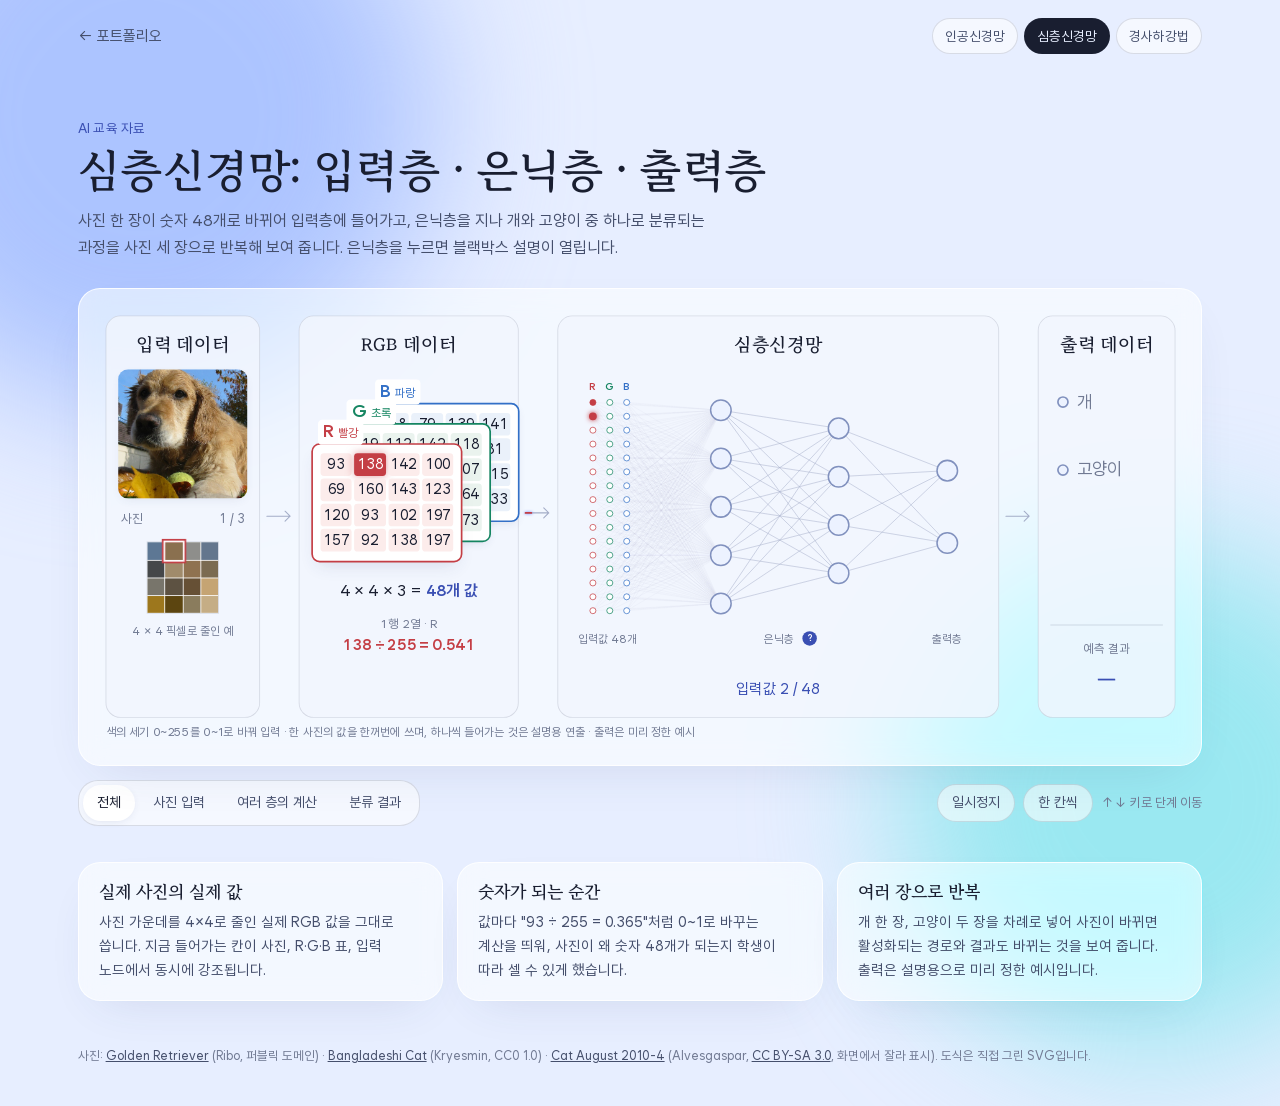
<file: edu/dnn.html>
<!doctype html>
<html lang="ko">
<head>
<meta charset="utf-8">
<meta name="viewport" content="width=device-width,initial-scale=1">
<meta name="color-scheme" content="light dark">
<title>심층신경망 · Jason</title>
<meta name="description" content="사진 한 장이 RGB 숫자 48개가 되어 심층신경망을 지나 분류되기까지를 보여 주는 강의용 동적 도식">
<script src="demo.js"></script>
<link rel="stylesheet" href="demo.css">
<link rel="stylesheet" href="neural.css">
</head>
<body>
<div class="wrap">
  <div class="top">
    <a class="back" href="../index.html#lecture">← 포트폴리오</a>
    <nav aria-label="교육 자료 데모">
      <a href="neuron.html">인공신경망</a>
      <a href="dnn.html" aria-current="page">심층신경망</a>
      <a href="gradient.html">경사하강법</a>
    </nav>
  </div>

  <header class="head">
    <p class="kicker">AI 교육 자료</p>
    <h1>심층신경망: 입력층 · 은닉층 · 출력층</h1>
    <p class="lead">사진 한 장이 숫자 48개로 바뀌어 입력층에 들어가고, 은닉층을 지나 개와 고양이 중 하나로 분류되는 과정을 사진 세 장으로 반복해 보여 줍니다. 은닉층을 누르면 블랙박스 설명이 열립니다.</p>
  </header>

  <div class="stage glass">
    <div class="fit" id="fit"><div class="canvas" id="demo"></div></div>
  </div>
  <div class="controls">
    <div class="steps" id="steps" aria-label="설명 단계"></div>
    <div style="display:flex;gap:8px;align-items:center;flex-wrap:wrap">
      <button type="button" class="ctl" id="play">일시정지</button>
      <button type="button" class="ctl" id="next">한 칸씩</button>
      <span class="hint">↑↓ 키로 단계 이동</span>
    </div>
  </div>

  <section class="notes" aria-label="설계 메모">
    <article class="glass"><h2>실제 사진의 실제 값</h2><p>사진 가운데를 4×4로 줄인 실제 RGB 값을 그대로 씁니다. 지금 들어가는 칸이 사진, R·G·B 표, 입력 노드에서 동시에 강조됩니다.</p></article>
    <article class="glass"><h2>숫자가 되는 순간</h2><p>값마다 "93 ÷ 255 = 0.365"처럼 0~1로 바꾸는 계산을 띄워, 사진이 왜 숫자 48개가 되는지 학생이 따라 셀 수 있게 했습니다.</p></article>
    <article class="glass"><h2>여러 장으로 반복</h2><p>개 한 장, 고양이 두 장을 차례로 넣어 사진이 바뀌면 활성화되는 경로와 결과도 바뀌는 것을 보여 줍니다. 출력은 설명용으로 미리 정한 예시입니다.</p></article>
  </section>

  <footer class="credits">
    사진: <a href="https://commons.wikimedia.org/wiki/File:Golden_Retriever.jpg">Golden Retriever</a> (Ribo, 퍼블릭 도메인) ·
    <a href="https://commons.wikimedia.org/wiki/File:Bangladeshi_Cat.jpg">Bangladeshi Cat</a> (Kryesmin, CC0 1.0) ·
    <a href="https://commons.wikimedia.org/wiki/File:Cat_August_2010-4.jpg">Cat August 2010-4</a> (Alvesgaspar, <a href="https://creativecommons.org/licenses/by-sa/3.0/">CC BY-SA 3.0</a>, 화면에서 잘라 표시).
    도식은 직접 그린 SVG입니다.
  </footer>
</div>
<script src="neural.js"></script>
<script>
  const view = Neural.mountDnn(document.getElementById('demo'));
  Demo.fit(document.getElementById('fit'), 1280, 510);
  Demo.steps(document.getElementById('steps'), ['전체', '사진 입력', '여러 층의 계산', '분류 결과'], i => view.focus(i));
  const play = document.getElementById('play');
  view.onPlay(on => { play.textContent = on ? '일시정지' : '재생'; });
  play.addEventListener('click', () => view.toggle());
  document.getElementById('next').addEventListener('click', () => view.next());
</script>
</body>
</html>
</file>
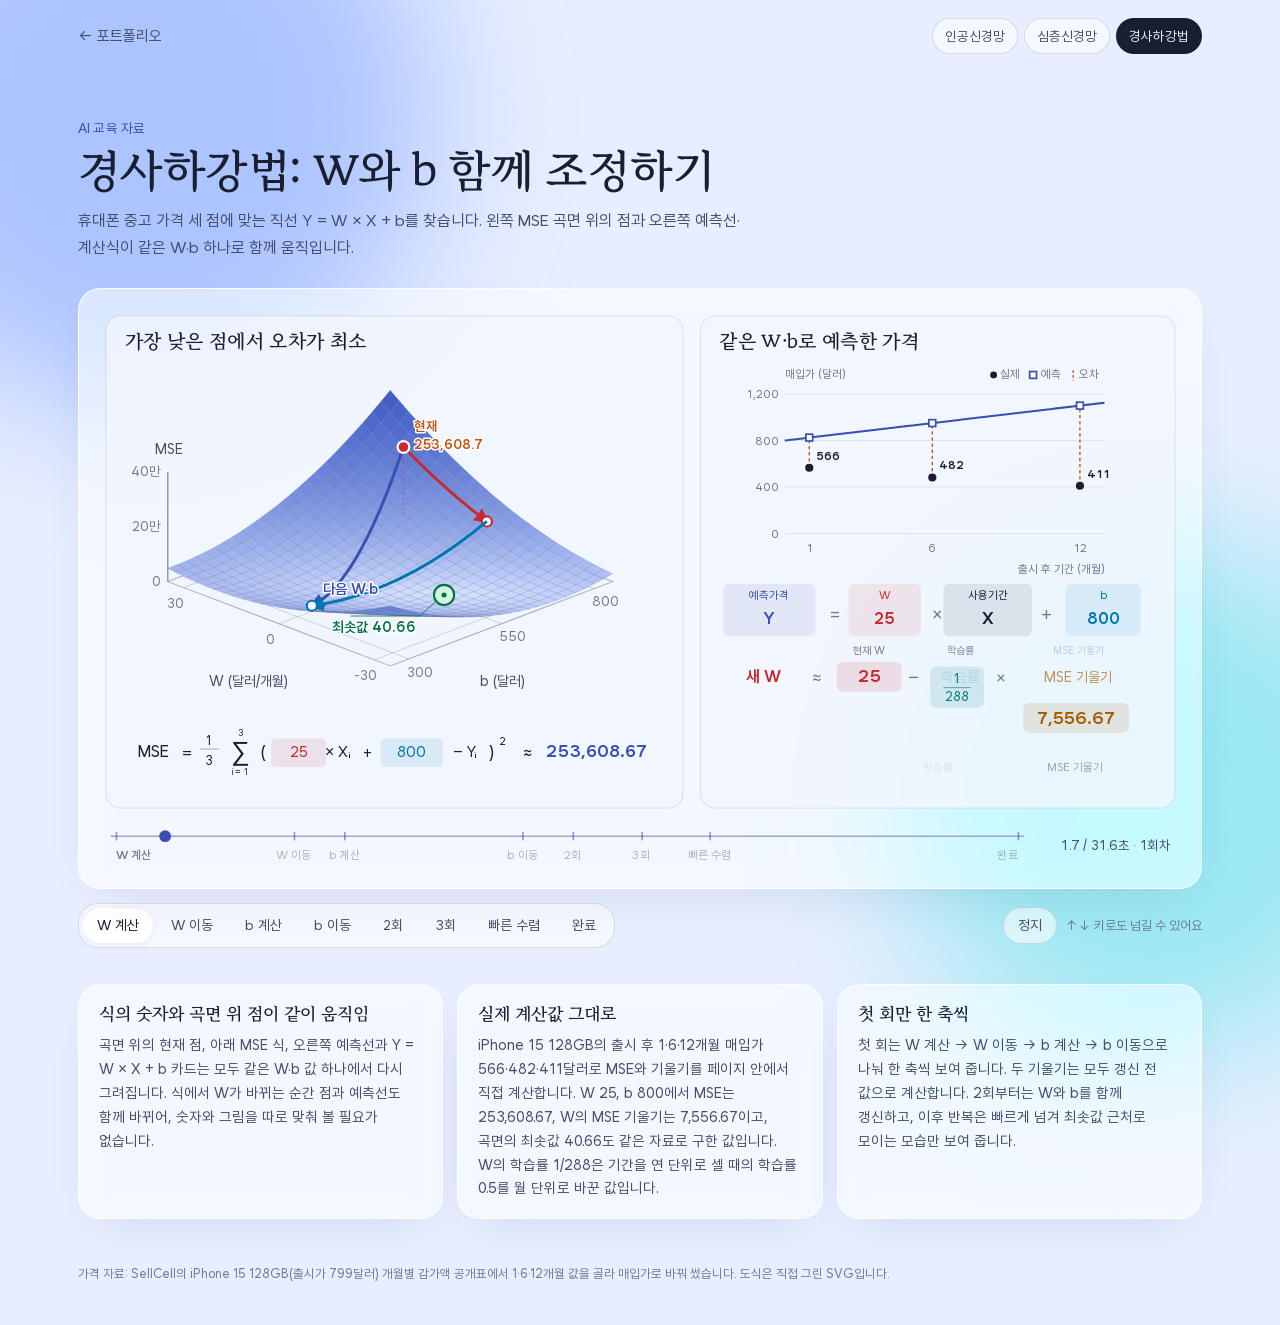
<file: edu/gradient.html>
<!doctype html>
<html lang="ko">
<head>
<meta charset="utf-8">
<meta name="viewport" content="width=device-width,initial-scale=1">
<meta name="color-scheme" content="light dark">
<title>경사하강법 · Jason</title>
<meta name="description" content="MSE 곡면 위의 한 점과 가격 예측 식이 함께 움직이며 W와 b를 조정하는 경사하강법 동적 도식">
<script src="demo.js"></script>
<link rel="stylesheet" href="demo.css">
<link rel="stylesheet" href="gradient.css">
</head>
<body>
<div class="wrap">
  <div class="top">
    <a class="back" href="../index.html#lecture">← 포트폴리오</a>
    <nav aria-label="교육 자료 데모">
      <a href="neuron.html">인공신경망</a>
      <a href="dnn.html">심층신경망</a>
      <a href="gradient.html" aria-current="page">경사하강법</a>
    </nav>
  </div>

  <header class="head">
    <p class="kicker">AI 교육 자료</p>
    <h1>경사하강법: W와 b 함께 조정하기</h1>
    <p class="lead">휴대폰 중고 가격 세 점에 맞는 직선 Y = W × X + b를 찾습니다. 왼쪽 MSE 곡면 위의 점과 오른쪽 예측선·계산식이 같은 W·b 하나로 함께 움직입니다.</p>
  </header>

  <div class="stage glass">
    <div class="fit" id="fit">
      <div class="canvas">
        <div class="gd" id="gd">
          <section class="gd-panel gd-left" aria-labelledby="gd-h-surface">
            <h2 id="gd-h-surface">가장 낮은 점에서 오차가 최소</h2>
            <svg class="gd-surface" id="gd-surface" viewBox="0 0 640 430" role="img" aria-label="3차원 오차 곡면. 바닥 두 축은 W와 b, 높이는 MSE입니다. 현재 위치와 다음 W·b로 가는 화살표, 최솟값이 표시됩니다."></svg>
            <svg class="gd-compact" id="gd-compact" viewBox="0 0 900 105" role="img" aria-label="현재 W와 b를 대입한 평균 제곱 오차 식"></svg>
          </section>
          <section class="gd-panel gd-right" aria-labelledby="gd-h-price">
            <h2 id="gd-h-price">같은 W·b로 예측한 가격</h2>
            <svg class="gd-price" id="gd-price" viewBox="0 0 580 315" role="img" aria-label="출시 후 기간에 따른 매입가. 실제 세 점과 현재 W·b로 그린 예측선"></svg>
            <svg class="gd-flow" id="gd-flow" viewBox="0 0 700 350" role="img" aria-label="현재값, 학습률, MSE 기울기로 새 W와 b를 계산하고 적용합니다."></svg>
          </section>
          <div class="gd-seek">
            <div class="gd-track">
              <input id="gd-range" type="range" min="0" max="1" step="10" value="0" aria-label="전체 애니메이션 진행 위치">
              <div class="gd-marks" id="gd-marks" aria-hidden="true"></div>
            </div>
            <span class="gd-status" id="gd-status"></span>
          </div>
        </div>
      </div>
    </div>
  </div>
  <div class="controls">
    <div class="steps" id="steps" aria-label="설명 단계"></div>
    <div style="display:flex;gap:8px;align-items:center;flex-wrap:wrap">
      <button type="button" class="ctl" id="play" aria-pressed="false">재생</button>
      <span class="hint">↑↓ 키로도 넘길 수 있어요</span>
    </div>
  </div>

  <section class="notes" aria-label="설계 메모">
    <article class="glass"><h2>식의 숫자와 곡면 위 점이 같이 움직임</h2><p>곡면 위의 현재 점, 아래 MSE 식, 오른쪽 예측선과 Y = W × X + b 카드는 모두 같은 W·b 값 하나에서 다시 그려집니다. 식에서 W가 바뀌는 순간 점과 예측선도 함께 바뀌어, 숫자와 그림을 따로 맞춰 볼 필요가 없습니다.</p></article>
    <article class="glass"><h2>실제 계산값 그대로</h2><p>iPhone 15 128GB의 출시 후 1·6·12개월 매입가 566·482·411달러로 MSE와 기울기를 페이지 안에서 직접 계산합니다. W 25, b 800에서 MSE는 253,608.67, W의 MSE 기울기는 7,556.67이고, 곡면의 최솟값 40.66도 같은 자료로 구한 값입니다. W의 학습률 1/288은 기간을 연 단위로 셀 때의 학습률 0.5를 월 단위로 바꾼 값입니다.</p></article>
    <article class="glass"><h2>첫 회만 한 축씩</h2><p>첫 회는 W 계산 → W 이동 → b 계산 → b 이동으로 나눠 한 축씩 보여 줍니다. 두 기울기는 모두 갱신 전 값으로 계산합니다. 2회부터는 W와 b를 함께 갱신하고, 이후 반복은 빠르게 넘겨 최솟값 근처로 모이는 모습만 보여 줍니다.</p></article>
  </section>

  <footer class="credits">
    가격 자료: SellCell의 iPhone 15 128GB(출시가 799달러) 개월별 감가액 공개표에서 1·6·12개월 값을 골라 매입가로 바꿔 썼습니다.
    도식은 직접 그린 SVG입니다.
  </footer>
</div>
<script src="gradient.js"></script>
</body>
</html>
</file>
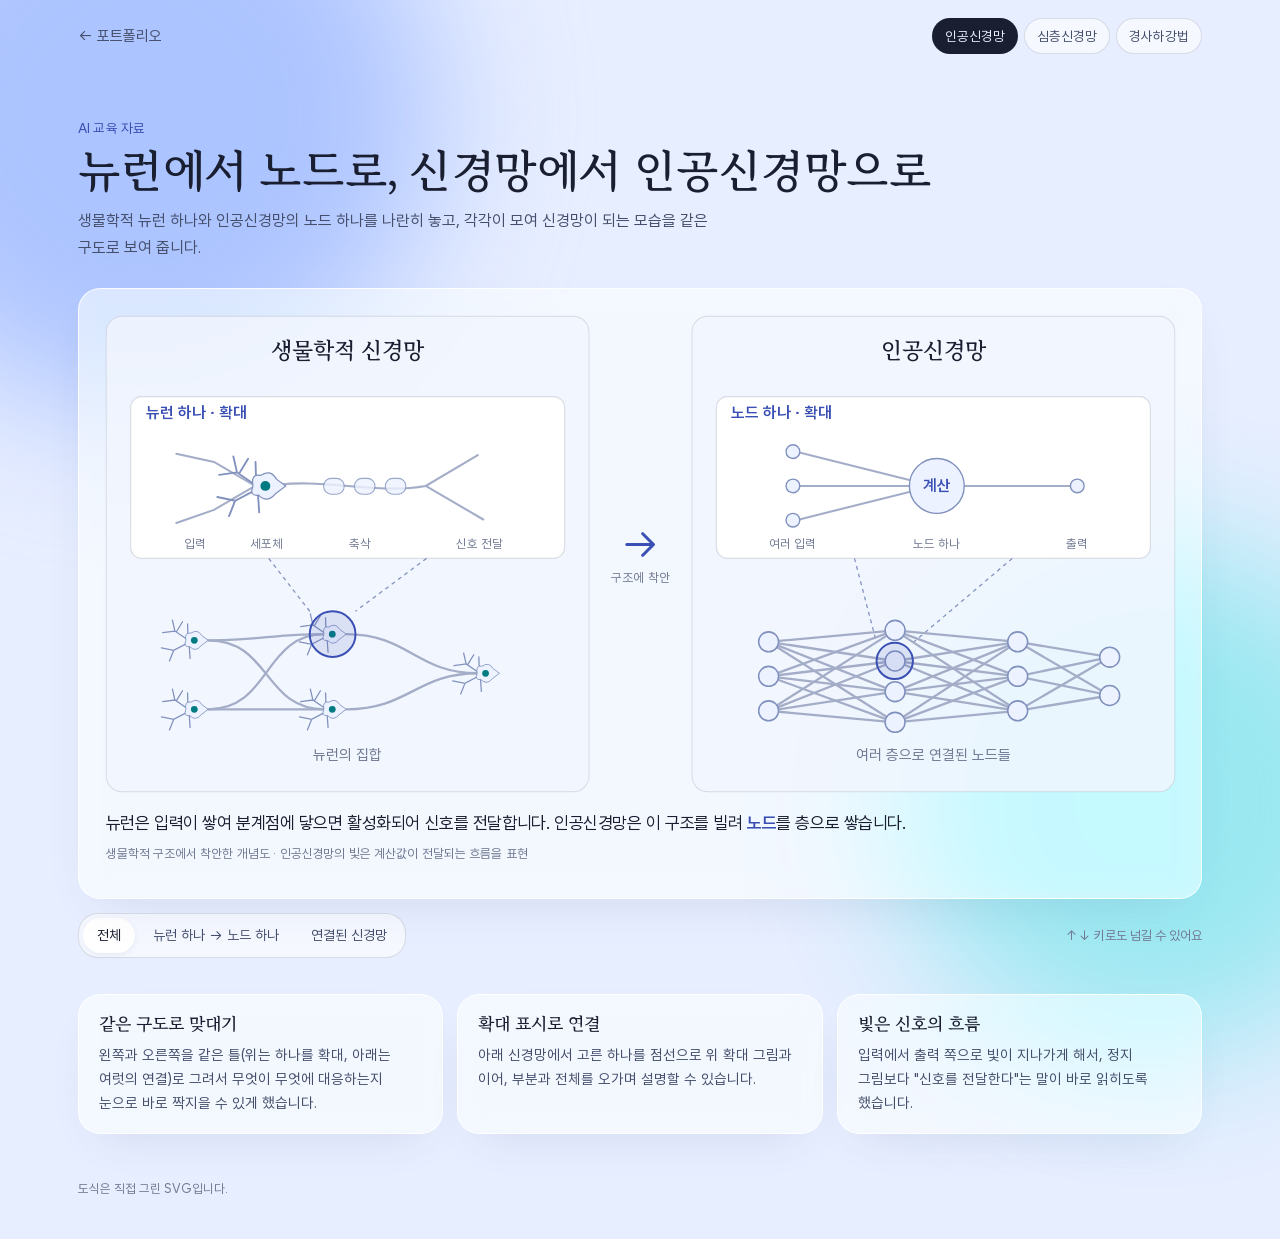
<file: edu/neuron.html>
<!doctype html>
<html lang="ko">
<head>
<meta charset="utf-8">
<meta name="viewport" content="width=device-width,initial-scale=1">
<meta name="color-scheme" content="light dark">
<title>인공신경망 · Jason</title>
<meta name="description" content="뉴런 하나에서 노드 하나로, 신경망에서 인공신경망으로 이어지는 강의용 동적 도식">
<script src="demo.js"></script>
<link rel="stylesheet" href="demo.css">
<link rel="stylesheet" href="neural.css">
</head>
<body>
<div class="wrap">
  <div class="top">
    <a class="back" href="../index.html#lecture">← 포트폴리오</a>
    <nav aria-label="교육 자료 데모">
      <a href="neuron.html" aria-current="page">인공신경망</a>
      <a href="dnn.html">심층신경망</a>
      <a href="gradient.html">경사하강법</a>
    </nav>
  </div>

  <header class="head">
    <p class="kicker">AI 교육 자료</p>
    <h1>뉴런에서 노드로, 신경망에서 인공신경망으로</h1>
    <p class="lead">생물학적 뉴런 하나와 인공신경망의 노드 하나를 나란히 놓고, 각각이 모여 신경망이 되는 모습을 같은 구도로 보여 줍니다.</p>
  </header>

  <div class="stage glass">
    <div class="fit" id="fit"><div class="canvas" id="demo"></div></div>
  </div>
  <div class="controls">
    <div class="steps" id="steps" aria-label="설명 단계"></div>
    <span class="hint">↑↓ 키로도 넘길 수 있어요</span>
  </div>

  <section class="notes" aria-label="설계 메모">
    <article class="glass"><h2>같은 구도로 맞대기</h2><p>왼쪽과 오른쪽을 같은 틀(위는 하나를 확대, 아래는 여럿의 연결)로 그려서 무엇이 무엇에 대응하는지 눈으로 바로 짝지을 수 있게 했습니다.</p></article>
    <article class="glass"><h2>확대 표시로 연결</h2><p>아래 신경망에서 고른 하나를 점선으로 위 확대 그림과 이어, 부분과 전체를 오가며 설명할 수 있습니다.</p></article>
    <article class="glass"><h2>빛은 신호의 흐름</h2><p>입력에서 출력 쪽으로 빛이 지나가게 해서, 정지 그림보다 "신호를 전달한다"는 말이 바로 읽히도록 했습니다.</p></article>
  </section>

  <footer class="credits">도식은 직접 그린 SVG입니다.</footer>
</div>
<script src="neural.js"></script>
<script>
  const view = Neural.mountNeuron(document.getElementById('demo'));
  Demo.fit(document.getElementById('fit'), 1180, 616);
  Demo.steps(document.getElementById('steps'), ['전체', '뉴런 하나 → 노드 하나', '연결된 신경망'], i => view.focus(i));
</script>
</body>
</html>
</file>
<file: lecture-3d/linear-prediction-3d_v10.css>
@font-face{font-family:Pretendard;src:url('assets/fonts/PretendardVariable.woff2') format('woff2');font-weight:100 900;font-display:swap}
:root{font-family:Pretendard,Arial,sans-serif;color:#e9eef6;background:#0e0c18;font-synthesis:none;color-scheme:dark;--muted:#788497;--line:#273141;--mint:#75e3c7;--w:#ff8588;--b:#8dbbff;--loss:#bb9afa;--edge:32px}
*{box-sizing:border-box}
body{margin:0;min-width:280px;height:100vh;height:100dvh;overflow:hidden;background:#0e0c18}
button,input,select{font:inherit}
button{color:inherit;cursor:pointer;border:0;background:none;border-radius:5px;padding:8px 10px;-webkit-tap-highlight-color:transparent}
button:hover{background:#ffffff0a;color:#fff}
button:focus-visible,input:focus-visible,select:focus-visible{outline:2px solid var(--mint);outline-offset:4px}
button:disabled{opacity:.35;cursor:default}
[hidden]{display:none!important}
svg{width:20px;height:20px;fill:none;stroke:currentColor;stroke-width:1.35;stroke-linecap:round;stroke-linejoin:round}
#world{position:absolute;inset:126px 0 198px;outline:none;touch-action:none}
#world:focus-visible{outline:1px solid #75e3c74d;outline-offset:-3px}
#world canvas{display:block;width:100%;height:100%;touch-action:none}
#loading{position:absolute;left:20px;right:20px;top:44%;margin:0;text-align:center;font-size:13px;font-weight:400;color:var(--muted)}
.page-header{position:absolute;top:0;left:0;right:0;height:67px;padding:0 var(--edge);display:flex;align-items:center;justify-content:space-between;gap:20px;z-index:3}
.identity{display:flex;align-items:center;gap:24px;min-width:0}
.identity img{display:block;width:119px;height:auto;filter:brightness(0) invert(1);opacity:.9}
.identity>span{font-size:11px;letter-spacing:.02em;font-weight:400;color:#a3aebd;white-space:nowrap}
.identity i{font-style:normal;color:#526071;padding:0 5px}
.page-header nav{display:flex;align-items:center;gap:10px;flex-shrink:0}
#camera-home{font-size:11px;color:#a0abba;padding:8px 7px}
.icon-button{display:grid;place-items:center;width:30px;height:30px;flex-shrink:0;padding:0;color:#a0abba;font-size:13px}
#help-open{border:1px solid #344050;border-radius:50%;width:23px;height:23px;font-size:12px}
#fullscreen{margin-left:3px}
.scene-heading{position:absolute;top:87px;left:var(--edge);right:340px;display:flex;align-items:center;gap:17px;pointer-events:none;z-index:2}
#chapter-index{font-size:10px;font-variant-numeric:tabular-nums;letter-spacing:.12em;color:#6c7b90;white-space:nowrap}
#chapter-title{margin:0;font-size:20px;font-weight:500;letter-spacing:-.6px;line-height:1.4;color:#e7edf7;text-wrap:balance}
.model-controls{position:absolute;right:var(--edge);bottom:203px;width:222px;z-index:4;pointer-events:none}
.model-controls>*{pointer-events:auto}
#model-inputs{padding:15px 16px 8px;margin-bottom:7px;border:1px solid #2a3446;border-radius:8px;background:#16132af5;box-shadow:0 8px 30px #0002}
.parameter{display:grid;grid-template-columns:1fr 78px;align-items:center;column-gap:12px;margin-bottom:12px}
.parameter label{font-size:10px;font-weight:400;color:#a7b2c3;white-space:nowrap}
.parameter-symbol{display:inline-block;min-width:17px;font-size:15px;font-weight:600}
.parameter-w .parameter-symbol{color:var(--w)}
.parameter-b .parameter-symbol{color:var(--b)}
.parameter input[type=number]{width:78px;height:26px;border:0;border-bottom:1px solid #334052;border-radius:0;background:none;text-align:right;color:#e6edf7;font-size:12px;font-variant-numeric:tabular-nums;appearance:textfield;-moz-appearance:textfield}
.parameter input[type=number]::-webkit-inner-spin-button,.parameter input[type=number]::-webkit-outer-spin-button{-webkit-appearance:none;margin:0}
.parameter input[type=range]{grid-column:1/-1;width:100%;height:13px;margin:9px 0 0;cursor:pointer;accent-color:var(--w)}
.parameter-b input[type=range]{accent-color:var(--b)}
.model-actions{display:flex;gap:8px;justify-content:flex-end;align-items:center;white-space:nowrap}
#model-toggle{display:flex;align-items:center;gap:7px;color:#8c9bb0;font-size:10px;padding:6px 9px;background:#0e0c18bf}
#model-toggle svg{width:15px;height:15px}
#model-toggle[aria-expanded=true]{color:#e9eef6;background:#1d283a}
#reset{font-size:10px;color:var(--mint);padding:6px 8px}
.lesson-player{position:absolute;bottom:0;left:0;right:0;z-index:3;padding:0 var(--edge) 18px;background:linear-gradient(180deg,#0e0c1800,#0e0c18 24%);pointer-events:none}
.lesson-player>*{pointer-events:auto}
#caption{margin:0 auto 23px;min-height:26px;max-width:860px;text-align:center;color:#d7dfec;font-size:16px;line-height:1.55;font-weight:400;letter-spacing:-.3px;pointer-events:none;text-wrap:balance}
.chapter-row{display:flex;align-items:center;justify-content:space-between;gap:16px;margin-bottom:9px}
#chapters{display:flex;align-items:center;gap:22px}
#chapters button{display:flex;align-items:center;gap:7px;padding:6px 0;font-size:11px;color:#78879d;border-radius:0;white-space:nowrap;border-bottom:1px solid transparent;transition:color .15s,border-color .15s}
#chapters button:hover{background:none;color:#cbd6e6}
#chapters button span{font-size:9px;letter-spacing:.03em;color:#4c5b71;font-variant-numeric:tabular-nums}
#chapters button.active,#chapters button[aria-current=step]{color:#d9f7ef;border-bottom-color:#75e3c770}
#chapters button.active span,#chapters button[aria-current=step] span{color:var(--mint)}
#mode{font-size:10px;color:#6b7d93;white-space:nowrap}
.transport{display:flex;align-items:center;gap:17px;height:31px}
#play{width:30px;height:30px;flex-shrink:0;padding:0;display:grid;place-items:center;border:1px solid #3c4b60;border-radius:50%;font-size:10px;color:#dce9f2}
#play:hover{border-color:#8ad5c4;background:#192d30}
.timeline{flex:1;min-width:24px;height:28px;display:flex;align-items:center}
#seek{width:100%;height:3px;margin:0;appearance:none;-webkit-appearance:none;background:linear-gradient(to right,var(--mint) 0%,var(--mint) var(--progress,0%),#2b3547 var(--progress,0%),#2b3547 100%);border-radius:2px;cursor:pointer;touch-action:pan-y;accent-color:var(--mint)}
#seek::-webkit-slider-thumb{appearance:none;-webkit-appearance:none;width:10px;height:10px;border-radius:50%;background:#d4fff1;border:2px solid #a1f0da;box-shadow:0 0 0 3px #75e3c710;transition:box-shadow .15s}
#seek::-moz-range-thumb{width:7px;height:7px;border-radius:50%;background:#d4fff1;border:2px solid #a1f0da}
#seek:hover::-webkit-slider-thumb{box-shadow:0 0 0 5px #75e3c71c}
.time-code{display:flex;align-items:center;gap:6px;font-size:10px;letter-spacing:.02em;font-variant-numeric:tabular-nums;white-space:nowrap;color:#7a8ca3}
#time{color:#c6d1e0;min-width:26px}
#duration{min-width:26px}
.time-code>span{color:#3c4b61}
.speed-control{display:flex;align-items:center;gap:2px;flex-shrink:0}
.speed-control>button{width:23px;height:26px;padding:0;display:grid;place-items:center;font-size:15px;color:#a6b7cd}
.speed-control>label{display:block}
.speed-control>button:disabled{color:#58677c}
#speed{font-size:10px;border:0;background:transparent;color:#91a3bc;padding:5px 1px;cursor:pointer;width:52px}
#speed option{background:#141d2c;color:#d3deef}
.gesture-hint{margin:11px 0 0;font-size:9px;letter-spacing:.01em;color:#74869e;text-align:center;line-height:1.65}
.gesture-hint p{margin:0}
.gesture-hint .pointer-gesture{font-size:8px;color:#52647d}
.gesture-hint span{margin:0 7px;color:#3d4e66}
.sr-only{position:absolute;width:1px;height:1px;padding:0;margin:-1px;overflow:hidden;clip:rect(0,0,0,0);white-space:nowrap;border:0}
#tip{position:fixed;pointer-events:none;color:#d4e0ef;background:#172235f2;border:1px solid #35445b;padding:7px 10px;border-radius:4px;font-size:10px;line-height:1.4;z-index:5;max-width:min(240px,calc(100vw - 20px))}
dialog{width:425px;max-width:calc(100vw - 32px);max-height:calc(100dvh - 40px);overflow:auto;padding:32px;color:#dce6f5;background:#101927;border:1px solid #2e3b4f;border-radius:12px;box-shadow:0 24px 100px #0006}
dialog::backdrop{background:#050913bf;backdrop-filter:blur(5px)}
#help-close{position:absolute;top:12px;right:12px;font-size:22px}
.dialog-eyebrow{font-size:10px;letter-spacing:.08em;color:#71a69b;margin:0 0 12px}
dialog h2{font-size:20px;font-weight:500;letter-spacing:-.5px;margin:0 0 26px;line-height:1.4}
dialog dl{margin:0}
dialog dl>div{margin-bottom:18px}
dialog dt{font-size:12px;color:#d5dfed;margin-bottom:5px}
dialog dd{font-size:11px;line-height:1.6;margin:0;color:#7f91a9}
.w-text{color:var(--w)}.b-text{color:var(--b)}
.keyboard-hint{font-size:10px;color:#92a3bb;margin:23px 0 15px;display:flex;align-items:center;gap:5px;flex-wrap:wrap}
.keyboard-hint>span{margin-left:15px;white-space:nowrap}
kbd{font:inherit;font-size:9px;padding:3px 6px;border:1px solid #35445a;border-radius:3px;background:#1a2639;color:#c0d0e7}
.help-note{font-size:10px;line-height:1.7;color:#65788f;border-top:1px solid #253146;margin:20px 0 0;padding-top:17px}
noscript{position:absolute;top:40%;left:0;right:0;text-align:center;color:#d4e0ef;font-size:14px}
@media(min-width:1600px){:root{--edge:48px}#chapter-title{font-size:23px}.scene-heading{top:96px}#caption{font-size:18px}.lesson-player{padding-bottom:23px}.model-controls{bottom:195px}}
@media(max-width:760px){:root{--edge:22px}.identity{gap:15px}.identity>span{font-size:10px}.identity img{width:100px}.page-header nav{gap:7px}#world{inset:126px 0 205px}.scene-heading{top:80px;gap:12px}#chapter-title{font-size:18px}#chapter-index{font-size:9px}#caption{font-size:14px;margin-bottom:20px;max-width:92%}.model-controls{bottom:187px;width:212px}.lesson-player{padding-bottom:15px}#chapters{gap:18px}#chapters button{font-size:10px}#mode{font-size:9px}.transport{gap:12px}.gesture-hint{font-size:8px}}
@media(max-width:560px){:root{--edge:18px}.page-header{height:59px;gap:10px}.identity>span{display:none}.identity img{width:99px}#camera-home{font-size:10px}.page-header nav{gap:8px}.scene-heading{top:73px;display:block;right:18px}#chapter-index{display:block;margin-bottom:5px;font-size:8px}#chapter-title{font-size:17px;max-width:300px;line-height:1.4}#world{inset:163px 0 217px}.model-controls{bottom:222px;right:var(--edge);width:207px}#model-toggle{font-size:9px;padding:5px 7px}#reset{font-size:9px;padding:5px 6px}.model-actions{gap:4px}#caption{font-size:13px;line-height:1.6;min-height:40px;max-width:100%;margin-bottom:17px}.lesson-player{padding-bottom:18px}.chapter-row{gap:5px;margin-bottom:11px}#chapters{width:100%;justify-content:space-between;gap:8px}#chapters button{gap:5px;font-size:10px}#chapters button span{font-size:8px}#mode{display:none}.transport{gap:10px}#play{width:28px;height:28px}.time-code{gap:4px;font-size:9px}#time,#duration{min-width:23px}#speed{font-size:9px;width:46px}.gesture-hint{font-size:8px;white-space:nowrap;margin-top:10px}.gesture-hint span{margin:0 5px}dialog{padding:27px 23px}dialog h2{font-size:18px}}
@media(max-width:359px){:root{--edge:15px}.identity img{width:90px}.page-header nav{gap:6px}#camera-home{font-size:9px}#chapter-title{font-size:16px}#caption{font-size:12px}#chapters button{font-size:9px;gap:4px}.transport{gap:8px}.time-code{font-size:8px}#speed{width:44px}.gesture-hint{font-size:7px}.model-controls{right:15px}}
@media(max-height:570px) and (min-width:561px){.page-header{height:50px}.scene-heading{top:63px}#chapter-title{font-size:17px}#world{inset:104px 0 160px}.lesson-player{padding-bottom:10px}#caption{font-size:13px;margin-bottom:10px;min-height:21px}.chapter-row{margin-bottom:3px}.gesture-hint{margin-top:5px;font-size:8px;line-height:1.4}.gesture-hint .pointer-gesture{display:none}.model-controls{bottom:165px}.transport{height:28px}}
@media(prefers-reduced-motion:reduce){*,*::before,*::after{transition:none!important;scroll-behavior:auto!important}}

/* 시점 선택은 그래프 위에 겹치지 않는 별도 줄에 둡니다. */
#view-controls{position:absolute;top:83px;right:var(--edge);display:flex;align-items:center;gap:2px;padding:3px;border:1px solid #29364a;border-radius:7px;background:#16132a;z-index:3}
#view-controls button{padding:7px 13px;font-size:10px;line-height:1.2;color:#8799b2;white-space:nowrap;border-radius:4px}
#view-controls button:hover{background:#1c2b40;color:#cbd9eb}
#view-controls button.active,#view-controls button[aria-pressed=true]{background:#1f3a3b;color:#b5efdf}
.help-note a{color:#91b8df;text-underline-offset:3px}
@media(min-width:1600px){#world{inset:137px 0 215px}#view-controls{top:91px}.model-controls{bottom:220px}}
@media(max-width:900px){.scene-heading{right:var(--edge)}#view-controls{top:123px;left:var(--edge);right:auto}#world{top:169px}}
@media(max-width:560px){#view-controls{top:124px;padding:2px}#view-controls button{padding:7px 12px;font-size:9px}#world{top:164px}.gesture-hint .pointer-gesture{font-size:7px}.keyboard-hint>span{margin-left:0}.keyboard-hint{row-gap:10px}}
@media(max-width:359px){.gesture-hint{font-size:8px}.gesture-hint span{margin:0 4px}}
@media(max-height:570px) and (min-width:901px){#view-controls{top:59px}#world{top:103px}}
@media(max-height:570px) and (min-width:561px) and (max-width:900px){#view-controls{top:96px}#world{top:139px}}

.keyboard-gesture{display:flex;justify-content:center;align-items:center;flex-wrap:wrap;column-gap:6px;row-gap:0}
.gesture-hint .hint-group{margin:0;color:inherit;white-space:nowrap}
.gesture-hint .hint-divider{margin:0;color:#3d4e66}
@media(max-width:359px){.keyboard-gesture{column-gap:4px}}

@media(max-width:560px){.speed-control{gap:1px}.speed-control>button{width:20px;height:25px;font-size:14px}}

/* 한 값씩 바꾸는 장면 바로가기는 기존 시점 버튼 옆에 둔다. */
#demo-controls{position:absolute;top:86px;right:calc(var(--edge) + 184px);display:flex;align-items:center;gap:3px;z-index:3}
#demo-controls button{font-size:10px;padding:8px 10px;line-height:1.2;border-bottom:1px solid transparent;border-radius:0;color:#94a3b8}
#demo-controls button[data-demo=w][aria-pressed=true]{color:var(--w);border-color:var(--w)}
#demo-controls button[data-demo=b][aria-pressed=true]{color:var(--b);border-color:var(--b)}
@media(min-width:1600px){#demo-controls{top:94px}}
@media(max-width:900px){#demo-controls{top:126px;right:var(--edge)}}
@media(max-width:560px){#demo-controls{top:126px}#demo-controls button{font-size:9px;padding:7px 8px}}
@media(max-height:570px) and (min-width:901px){#demo-controls{top:62px}}
@media(max-height:570px) and (min-width:561px) and (max-width:900px){#demo-controls{top:99px}}

/* 그래프 배치와 모델 수치 조절은 같은 버튼 줄에서 선택합니다. */
.model-controls{width:315px}
#model-inputs{width:222px;margin-left:auto}
#layout-toggle{display:flex;align-items:center;gap:6px;padding:6px 9px;font-size:10px;color:#8c9bb0;background:#0e0c18bf}
#layout-toggle svg{width:15px;height:15px}
#layout-toggle[aria-expanded=true]{background:#1d283a;color:#e9eef6}
#layout-panel{position:absolute;right:var(--edge);bottom:246px;z-index:5;width:258px;max-width:calc(100vw - 2*var(--edge));max-height:calc(100dvh - 380px);overflow:auto;overscroll-behavior:contain;scrollbar-width:thin;scrollbar-color:#384a63 transparent;padding:0 15px 13px;border:1px solid #2a384d;border-radius:8px;background:#16132af7;box-shadow:0 12px 36px #0003}
.layout-header{position:sticky;top:0;display:flex;align-items:center;justify-content:space-between;gap:12px;padding:13px 0 9px;background:#16132a;z-index:1}
.layout-header h2{margin:0;font-size:12px;font-weight:500;color:#d9e4f2}
#layout-close{width:23px;height:23px;padding:0;font-size:20px;line-height:1;color:#93a5be}
.layout-targets{display:flex;gap:3px;padding:3px;margin-bottom:13px;border:1px solid #2b394f;border-radius:5px}
.layout-targets button{flex:1;padding:6px;font-size:10px;color:#8da0bb}
.layout-targets button[aria-pressed=true]{background:#263c43;color:#b9eddf}
.layout-sliders{display:grid;gap:10px}
.layout-parameter{display:grid;grid-template-columns:1fr 46px;align-items:center;gap:5px 10px}
.layout-parameter label{font-size:10px;color:#a7b7cd;line-height:1.3}
.layout-parameter output{text-align:right;font-size:10px;font-variant-numeric:tabular-nums;color:#cad7e8;line-height:1.3}
.layout-parameter input{grid-column:1/-1;width:100%;height:11px;margin:0;cursor:pointer;accent-color:#8bc8ba}
#layout-reset{margin:0 0 0 auto;padding:6px 0;font-size:10px;color:#9db6d3}
#layout-reset:hover{background:transparent;color:#d4e7ff}
.layout-hint{margin:0 0 12px;padding-top:0;border:0;font-size:9px;line-height:1.65;color:#697e9a;text-wrap:pretty}
.layout-hint kbd{font-size:8px;padding:1px 3px}
@media(min-width:1600px){#layout-panel{bottom:263px;max-height:calc(100dvh - 411px)}}
@media(max-width:900px){#layout-panel{max-height:calc(100dvh - 425px)}}
@media(max-width:760px){.model-controls{width:300px}#layout-panel{bottom:230px;max-height:calc(100dvh - 409px)}}
@media(max-width:560px){.model-controls{width:calc(100vw - 2*var(--edge))}#model-inputs{width:207px}#layout-toggle{font-size:9px;padding:5px 7px;gap:5px}#layout-toggle svg{width:14px;height:14px}#layout-panel{bottom:263px;max-height:min(310px,calc(100dvh - 437px));width:248px;padding:0 13px 12px}.layout-header{padding-top:10px}.layout-targets{margin-bottom:11px}.layout-sliders{gap:9px}}
@media(max-height:570px) and (min-width:561px){#layout-panel{bottom:207px;max-height:calc(100dvh - 320px)}}
@media(max-height:570px) and (min-width:561px) and (max-width:900px){#layout-panel{max-height:calc(100dvh - 356px)}}

/* 낮은 가로 화면에서는 편집 패널을 충분히 펼쳐 슬라이더에 접근할 수 있게 한다. */
@media(max-height:570px) and (min-width:561px){#layout-panel{top:58px;bottom:12px;max-height:none;width:250px}}
</file>
<file: lecture-3d/narration.css>
.narration-row{display:flex;justify-content:flex-end;align-items:center;flex-wrap:wrap;gap:10px;margin:0 0 10px;color:#9aacbf;font-size:11px}
.narration-row label{display:flex;align-items:center;gap:7px}
#narration-voice{color:#e2ebf8;background:#152031;border:1px solid #34445b;border-radius:5px;padding:5px 24px 5px 8px;font:inherit;min-height:30px}
.narration-row button{color:#d6e2f3;border:1px solid #34445b;border-radius:5px;padding:5px 9px;min-height:30px;font:inherit}
.narration-row button:hover{background:#24354c}
.narration-row :focus-visible{outline:2px solid #75e3c7;outline-offset:3px}
#narration-status{margin-right:auto;font-size:10px;color:#92a5bc}
#narration-retry[hidden]{display:none}
#narration-mute[aria-pressed=true]{color:#93a1b2}
@media(max-width:560px){.narration-row{gap:7px;margin-bottom:9px;font-size:10px}#narration-status{font-size:9px}.narration-row button,#narration-voice{min-height:32px}#narration-status:has(+button:not([hidden])){flex-basis:100%}}
@media(max-height:570px) and (min-width:561px){.narration-row{margin-bottom:5px;gap:8px}.narration-row button,#narration-voice{min-height:26px;padding-top:3px;padding-bottom:3px}}
#narration-volume-label[hidden]{display:none}
#narration-volume{-webkit-appearance:none;appearance:none;width:88px;height:18px;margin:0;background:transparent;cursor:pointer}
#narration-volume::-webkit-slider-runnable-track{height:3px;border-radius:2px;background:linear-gradient(to right,#75e3c7 var(--volume,100%),#34445b var(--volume,100%))}
#narration-volume::-moz-range-track{height:3px;border-radius:2px;background:linear-gradient(to right,#75e3c7 var(--volume,100%),#34445b var(--volume,100%))}
#narration-volume::-webkit-slider-thumb{-webkit-appearance:none;width:12px;height:12px;margin-top:-4.5px;border-radius:50%;background:#e2ebf8;border:0}
#narration-volume::-moz-range-thumb{width:12px;height:12px;border-radius:50%;background:#e2ebf8;border:0}
#narration-volume-value{min-width:2em;text-align:right;font-variant-numeric:tabular-nums;color:#e2ebf8}
@media(max-width:560px){#narration-volume{width:64px;height:32px}}
</file>
<file: edu/demo.css>
/* 교육 자료 데모 공용 스타일 · 포트폴리오 본문과 같은 토큰 */
@font-face{font-family:"Maru Buri";font-weight:400;font-display:swap;src:url("fonts/MaruBuri-Regular.woff2") format("woff2")}
@font-face{font-family:"Maru Buri";font-weight:600;font-display:swap;src:url("fonts/MaruBuri-SemiBold.woff2") format("woff2")}
@font-face{font-family:"Wanted Sans";font-weight:400;font-display:swap;src:url("fonts/WantedSans-Regular.woff2") format("woff2")}
@font-face{font-family:"Wanted Sans";font-weight:600;font-display:swap;src:url("fonts/WantedSans-SemiBold.woff2") format("woff2")}

:root{
  color-scheme:light dark;
  --h:270;--h2:200;
  --serif:"Maru Buri","Noto Serif KR","Nanum Myeongjo",serif;
  --sans:"Wanted Sans","Apple SD Gothic Neo","Malgun Gothic",sans-serif;
  --ink:light-dark(oklch(24% .035 var(--h)),oklch(97% .014 var(--h)));
  --ink-2:light-dark(oklch(43% .05 var(--h)),oklch(81% .04 var(--h)));
  --ink-3:light-dark(oklch(58% .04 var(--h)),oklch(68% .035 var(--h)));
  --acc:light-dark(oklch(47% .16 var(--h)),oklch(84% .12 var(--h)));
  --acc-2:light-dark(oklch(52% .11 var(--h2)),oklch(80% .1 var(--h2)));
  --acc-soft:light-dark(oklch(47% .16 var(--h)/.12),oklch(84% .12 var(--h)/.16));
  --bg:light-dark(oklch(95% .028 var(--h)),oklch(19% .045 var(--h)));
  --hair:light-dark(oklch(30% .05 var(--h)/.14),oklch(97% .02 var(--h)/.16));
  --glass:light-dark(rgb(255 255 255/.58),rgb(255 255 255/.07));
  --edge:light-dark(rgb(255 255 255/.85),rgb(255 255 255/.14));
  --shadow:light-dark(oklch(40% .09 var(--h)/.16),rgb(0 0 0/.45));
  --orb1:light-dark(oklch(80% .13 var(--h)/.8),oklch(48% .15 var(--h)/.7));
  --orb2:light-dark(oklch(86% .1 var(--h2)/.7),oklch(42% .13 var(--h2)/.65));
  /* 도식 안쪽 */
  --well:light-dark(oklch(97% .012 var(--h)/.8),oklch(26% .04 var(--h)/.7));
  --card:light-dark(#fff,oklch(23% .035 var(--h)));
  --wire:light-dark(oklch(75% .04 var(--h)),oklch(48% .05 var(--h)));
  --node:light-dark(oklch(96% .02 var(--h)),oklch(30% .05 var(--h)));
  --node-edge:light-dark(oklch(66% .07 var(--h)),oklch(60% .08 var(--h)));
  --glow:light-dark(oklch(62% .2 var(--h)),oklch(78% .17 var(--h)));
  --glow-soft:light-dark(oklch(80% .12 var(--h)),oklch(55% .14 var(--h)));
}
[data-theme="light"]{color-scheme:light}
[data-theme="dark"]{color-scheme:dark}

*{box-sizing:border-box}
html,body{margin:0}
body{min-height:100svh;background:var(--bg);color:var(--ink);font:400 16px/1.65 var(--sans);word-break:keep-all;overflow-wrap:break-word;-webkit-font-smoothing:antialiased;overflow-x:hidden}
body::before,body::after{content:"";position:fixed;z-index:-1;border-radius:50%;filter:blur(70px);pointer-events:none}
body::before{width:46vw;height:46vw;left:-12vw;top:-14vw;background:var(--orb1)}
body::after{width:40vw;height:40vw;right:-10vw;bottom:-12vw;background:var(--orb2)}
a{color:inherit}
button{font:inherit;color:inherit}

.glass{background:var(--glass);border:1px solid var(--edge);border-radius:22px;box-shadow:0 18px 50px -24px var(--shadow);backdrop-filter:blur(14px) saturate(160%);-webkit-backdrop-filter:blur(14px) saturate(160%)}

.wrap{max-width:1240px;margin:0 auto;padding:0 clamp(16px,4.5vw,64px)}
.top{display:flex;align-items:center;justify-content:space-between;gap:12px;padding:18px 0}
.top a.back{white-space:nowrap;font:400 15px var(--sans);text-decoration:none;color:var(--ink-2);display:inline-flex;gap:6px;align-items:center}
.top a.back:hover{color:var(--ink)}
.top nav{display:flex;gap:6px;flex-wrap:wrap}
.top nav a,.pill{font-size:13.5px;padding:6px 12px;border-radius:99px;text-decoration:none;color:var(--ink-2);border:1px solid var(--hair);background:var(--glass)}
.top nav a[aria-current="page"]{background:var(--ink);color:var(--bg);border-color:transparent}

header.head{padding:clamp(20px,5svh,48px) 0 clamp(16px,3svh,28px)}
.kicker{font-size:13.5px;color:var(--acc);margin:0 0 6px;letter-spacing:.02em}
h1{font:600 clamp(28px,4.2vw,44px)/1.2 var(--serif);margin:0 0 10px;letter-spacing:-.01em}
.lead{color:var(--ink-2);margin:0;max-width:42em}

/* 무대: 고정 크기 도식을 화면 폭에 맞춰 축소 */
.stage{padding:clamp(12px,2vw,24px)}
.fit{position:relative;width:100%;overflow:hidden}
.fit>.canvas{position:absolute;left:0;top:0;transform-origin:0 0;padding:3px}

.controls{display:flex;align-items:center;justify-content:space-between;gap:12px;flex-wrap:wrap;margin-top:14px}
.steps{display:flex;gap:4px;flex-wrap:wrap;padding:4px;border-radius:20px;border:1px solid var(--hair);background:var(--glass)}
.steps button{border:0;background:none;padding:6px 14px;border-radius:99px;font-size:14px;color:var(--ink-2);cursor:pointer}
.steps button[aria-current="step"]{background:var(--card);color:var(--ink);box-shadow:0 2px 8px -3px var(--shadow)}
.steps button:focus-visible,.ctl:focus-visible,.top a:focus-visible{outline:2px solid var(--acc);outline-offset:2px}
.ctl{border:1px solid var(--hair);background:var(--glass);border-radius:99px;padding:6px 14px;font-size:14px;cursor:pointer;color:var(--ink-2)}
.ctl:hover{color:var(--ink)}
.hint{font-size:13px;color:var(--ink-3)}

section.notes{display:grid;grid-template-columns:repeat(auto-fit,minmax(240px,1fr));gap:14px;margin:clamp(20px,4svh,36px) 0}
section.notes article{padding:18px 20px}
section.notes h2{font:600 17px/1.4 var(--serif);margin:0 0 6px}
section.notes p{margin:0;color:var(--ink-2);font-size:14.5px}

footer.credits{font-size:12.5px;color:var(--ink-3);padding:8px 0 40px;line-height:1.7}
footer.credits a{color:var(--ink-2)}

@media (prefers-reduced-motion:reduce){*{animation-duration:.01ms!important;transition-duration:.01ms!important}}
</file>
<file: edu/neural.css>
/* 인공신경망·심층신경망 데모 */
.canvas{font-family:var(--sans);color:var(--ink)}
.well{background:var(--well);border:1px solid var(--hair);border-radius:18px;min-width:0;transition:opacity .35s,filter .35s,box-shadow .35s}
.well>h2{font:600 24px/1.3 var(--serif);text-align:center;margin:0 0 14px;color:var(--ink)}
[data-focus] [data-part]{transition:opacity .35s}
[data-focus]:not([data-focus="all"]) [data-part]:not(.is-focus){opacity:.28}
.is-focus.well,.well .is-focus{box-shadow:0 0 0 2px var(--acc)}

/* 공통 빛 흐름 */
.n-wire{fill:none;stroke:var(--wire);stroke-width:3;stroke-linecap:round}
.n-current{fill:none;stroke:var(--glow);stroke-width:4;stroke-linecap:round;stroke-dasharray:12 88;opacity:0;filter:drop-shadow(0 0 3px var(--glow));animation:n-current 3.8s linear infinite;animation-delay:var(--d)}
.n-cell{fill:var(--node);stroke:var(--node-edge);stroke-width:2}
.n-flash{fill:var(--glow-soft);opacity:0;filter:drop-shadow(0 0 5px var(--glow));animation:n-flash 3.8s ease-out infinite;animation-delay:var(--d)}
.bio-branches{fill:none;stroke:var(--node-edge);stroke-width:3;stroke-linecap:round}
.bio-body{fill:var(--node);stroke:var(--node-edge);stroke-width:2}
.bio-core{fill:var(--acc-2)}
.bio-sheath{fill:var(--node);stroke:var(--node-edge);stroke-width:1.5;opacity:.8}
.n-label{font-size:18px;fill:var(--ink-3);text-anchor:middle}
.n-calc{font-size:23px;fill:var(--acc);text-anchor:middle;font-weight:600}
@keyframes n-current{0%{stroke-dashoffset:12;opacity:0}8%{opacity:1}40%{stroke-dashoffset:-100;opacity:1}44%,100%{stroke-dashoffset:-100;opacity:0}}
@keyframes n-flash{0%,13%,52%,100%{opacity:0}25%{opacity:.85}}

/* 18 · 뉴런에서 노드로 */
.pairs{display:grid;grid-template-columns:1fr 80px 1fr;gap:16px;align-items:stretch}
.pairs .well{padding:22px 22px 14px}
.zoom{display:block;width:100%;height:440px;overflow:visible}
.zoom-frame{fill:var(--card);stroke:var(--hair);stroke-width:1.5}
.zoom-label{font-size:20px;font-weight:600;fill:var(--acc)}
.zoom-leaders{fill:none;stroke:var(--node-edge);stroke-width:1.6;stroke-dasharray:5 5}
.zoom-focus{fill:var(--acc-soft);stroke:var(--acc);stroke-width:2.5}
.net-label{fill:var(--ink-3);font-size:19px;text-anchor:middle}
.bridge{display:flex;flex-direction:column;align-items:center;justify-content:center;gap:6px;color:var(--acc);font-size:44px;line-height:1}
.bridge small{font-size:14px;color:var(--ink-3);white-space:nowrap}
.principle{margin:18px 0 0;font-size:19px;color:var(--ink)}
.principle b{color:var(--acc);font-weight:600}
.footnote{font-size:14px;color:var(--ink-3);margin:6px 0 0}

/* 19 · 사진 → RGB → 심층신경망 → 출력 */
.flow{--c:var(--ch-r);display:grid;grid-template-columns:184px 34px 262px 34px minmax(0,1fr) 34px 164px;gap:6px;align-items:stretch}
.flow .well>h2{font-size:22px;white-space:nowrap}
:root{--ch-r:light-dark(oklch(56% .17 22),oklch(74% .14 22));--ch-g:light-dark(oklch(55% .11 165),oklch(76% .11 165));--ch-b:light-dark(oklch(55% .15 258),oklch(76% .12 258))}
.flow .well{padding:20px 14px;display:flex;flex-direction:column}
.photo{position:relative;width:100%;max-width:170px;aspect-ratio:1;align-self:center;border-radius:12px;overflow:hidden;background:var(--node);box-shadow:0 4px 14px -6px var(--shadow)}
.photo img{position:absolute;inset:0;width:100%;height:100%;object-fit:cover;opacity:0;transform:scale(.97);transition:opacity .35s,transform .35s}
.photo img.is-current{opacity:1;transform:none}
.photo-cap{display:flex;justify-content:space-between;font-size:15px;color:var(--ink-3);margin:12px 4px 16px}
.photo-cap b{font-weight:400;font-variant-numeric:tabular-nums}
.pixels{display:grid;grid-template-columns:repeat(4,1fr);gap:1px;width:84px;height:84px;align-self:center;background:var(--card);box-shadow:0 0 0 1px var(--hair)}
.pixels i{display:block;position:relative}
.pixels .is-current{outline:2px solid var(--card);box-shadow:0 0 0 4px var(--c);z-index:1}
.pixels-cap{text-align:center;font-size:14px;color:var(--ink-3);margin:10px 0 0}

.rgb-stack{position:relative;width:250px;height:200px;margin:40px auto 8px}
.plane{position:absolute;width:180px;left:calc(var(--k)*34px);top:calc((2 - var(--k))*24px);padding:10px 9px 11px;background:var(--card);border:2px solid var(--cc);border-radius:10px;box-shadow:0 4px 12px -4px var(--shadow);z-index:calc(3 - var(--k))}
.plane.is-current{z-index:4;box-shadow:0 10px 22px -8px var(--shadow)}
.plane h3{position:absolute;top:-30px;left:6px;margin:0;padding:0 6px;display:flex;gap:6px;align-items:baseline;font-size:21px;line-height:28px;color:var(--cc);background:var(--card);border-radius:5px}
.plane h3 small{font-size:14px;font-weight:400}
.grid4{display:grid;grid-template-columns:repeat(4,1fr);gap:3px;font-size:17px;text-align:center;font-variant-numeric:tabular-nums}
.grid4 span{height:27px;line-height:27px;border-radius:4px;background:color-mix(in oklab,var(--cc) 10%,var(--card))}
.grid4 span.is-current{background:var(--cc);color:#fff;box-shadow:0 0 10px color-mix(in oklab,var(--cc) 50%,transparent)}
.rgb-count{text-align:center;font-size:19px;margin:0}
.rgb-count b{color:var(--acc);font-weight:600}
.readout{text-align:center;font-size:18px;line-height:1.6;color:var(--c);font-variant-numeric:tabular-nums;margin:12px 0 0}
.readout small{display:block;color:var(--ink-3);font-size:14.5px}
.readout strong{display:block;font-weight:600;white-space:nowrap}

.conn{width:100%;align-self:center;overflow:visible}
.conn>path{fill:none;stroke:var(--wire);stroke-width:3;stroke-linecap:round;stroke-linejoin:round}
.conn>.cur{stroke:var(--glow);stroke-width:5;stroke-dasharray:25 75;opacity:0;filter:drop-shadow(0 0 4px var(--glow))}
[data-phase="input"] .conn-input .cur,[data-phase="output"] .conn-output .cur{opacity:1;animation:dnn-cur .8s linear}
[data-phase="rgb"] .conn-rgb .cur{stroke:var(--c);opacity:1;animation:dnn-cur .5s linear infinite}
.transfer{position:relative;align-self:center}
.packet{position:absolute;left:0;top:-10px;font-size:15px;font-weight:600;font-variant-numeric:tabular-nums;color:var(--c)}

.model svg{display:block;width:100%;height:360px;overflow:visible}
.d-wire{fill:none;stroke:var(--wire);stroke-width:1.5;opacity:.55;transition:stroke .2s,opacity .2s}
.d-cur{fill:none;stroke:var(--glow-soft);stroke-width:4;stroke-dasharray:15 85;opacity:0;filter:drop-shadow(0 0 4px var(--glow))}
.d-edge[data-layer="0"] .d-wire{opacity:.12;stroke-width:1}
.d-edge.is-active .d-wire,.d-edge[data-layer="0"].is-active .d-wire{stroke:var(--acc);stroke-width:2.5;opacity:.9}
.d-edge.is-flowing .d-cur{opacity:1;animation:dnn-cur .5s linear}
.d-node{fill:var(--node);stroke:var(--node-edge);stroke-width:2.5;transition:fill .25s,stroke .25s,filter .25s}
.d-node.is-active{fill:var(--glow-soft);stroke:var(--acc);filter:drop-shadow(0 0 6px var(--glow))}
.in-node{fill:var(--card);stroke:var(--cc);stroke-width:1.2}
.in-node.is-filled{fill:var(--cc)}
.in-node.is-current{stroke-width:3;filter:drop-shadow(0 0 4px var(--cc))}
.in-label{text-anchor:middle;font-size:17px;font-weight:600}
.layer-label{fill:var(--ink-3);font-size:19px;text-anchor:middle}
.hidden-hit{cursor:pointer}
.hidden-hit rect{fill:transparent;stroke:transparent;stroke-width:2;transition:fill .2s,stroke .2s}
.hidden-hit:hover rect,.hidden-hit:focus-visible rect{fill:var(--acc-soft);stroke:var(--acc)}
.hidden-hit:focus{outline:none}
.hidden-hit circle{fill:var(--acc)}
.hidden-hit text{fill:var(--card);font-size:15px;font-weight:600;text-anchor:middle}
.status{height:28px;text-align:center;font-size:18px;color:var(--acc);margin:6px 0 0}
@keyframes dnn-cur{from{stroke-dashoffset:15}to{stroke-dashoffset:-100}}

.results{display:grid;gap:18px;margin:8px 0 24px}
.results>div{display:flex;align-items:center;gap:10px;padding:14px 8px;border-radius:10px;color:var(--ink-3);font-size:21px;transition:background .2s,color .2s}
.results i{flex:0 0 14px;height:14px;border:2px solid var(--node-edge);border-radius:50%;background:var(--node)}
.results .is-selected{background:var(--acc-soft);color:var(--acc)}
.results .is-selected i{background:var(--acc);border-color:var(--acc);box-shadow:0 0 12px var(--glow)}
.pred{margin:auto 0 0;padding-top:16px;border-top:1px solid var(--hair);text-align:center}
.pred small{display:block;font-size:15px;color:var(--ink-3)}
.pred strong{display:block;min-height:48px;font:600 32px/1.5 var(--serif);color:var(--acc)}

/* 은닉층 설명 */
dialog.hidden-info{max-width:min(720px,calc(100vw - 32px));border:1px solid var(--edge);border-radius:20px;padding:0;background:var(--card);color:var(--ink);box-shadow:0 30px 80px -20px var(--shadow)}
dialog.hidden-info::backdrop{background:oklch(20% .04 270/.35);backdrop-filter:blur(3px)}
.hi-in{padding:24px 26px}
.hi-head{display:flex;justify-content:space-between;align-items:start;gap:16px;margin-bottom:8px}
.hi-head p{margin:0;font-size:13px;color:var(--acc)}
.hi-head h2{margin:2px 0 0;font:600 24px/1.3 var(--serif)}
.hi-in section{padding:12px 0;border-top:1px solid var(--hair)}
.hi-in h3{font-size:16px;margin:0 0 4px}
.hi-in h3 b{color:var(--acc);margin-right:6px}
.hi-in p,.hi-in li,.hi-in dd{font-size:14.5px;color:var(--ink-2);margin:4px 0}
.hi-in strong{color:var(--ink)}
.hi-split{display:grid;grid-template-columns:1fr 1fr;gap:8px;margin:8px 0 0}
.hi-split div{background:var(--well);border:1px solid var(--hair);border-radius:10px;padding:8px 12px}
.hi-split dt{font-size:13px;color:var(--acc)}
.hi-split dd{margin:2px 0 0}
.hi-sum{margin:8px 0 0;padding:10px 14px;border-radius:10px;background:var(--acc-soft);font-size:14.5px}
.hi-sum span{font-weight:600;color:var(--acc);margin-right:8px}

@media (prefers-reduced-motion:reduce){.n-current,.n-flash,.d-cur,.conn .cur{animation:none!important}}
</file>
<file: edu/gradient.css>
/* 경사하강법 데모 · 의미 색(W 빨강, b 파랑, 최솟값 초록 등)은 포트폴리오 톤에 맞춘 값 */
:root{
  --c-w:light-dark(oklch(54% .19 25),oklch(76% .14 22));
  --c-b:light-dark(oklch(53% .14 235),oklch(79% .11 228));
  --c-rate:var(--acc-2);
  --c-g:light-dark(oklch(55% .13 62),oklch(81% .12 75));
  --c-err:light-dark(oklch(58% .16 45),oklch(77% .13 50));
  --c-min:light-dark(oklch(49% .11 160),oklch(81% .12 160));
  --c-min-soft:light-dark(oklch(94% .045 160),oklch(33% .06 160));
  --c-joint:var(--acc);
  --surf-lo:light-dark(oklch(92% .04 var(--h)),oklch(33% .07 var(--h)));
  --surf-hi:light-dark(oklch(50% .17 var(--h)),oklch(74% .14 var(--h)));
  --surf-edge:light-dark(oklch(40% .1 var(--h)/.28),oklch(90% .06 var(--h)/.16));
}

.canvas{font-family:var(--sans);color:var(--ink)}
.gd{display:grid;grid-template-columns:688px minmax(0,1fr);grid-template-rows:auto auto;gap:18px 20px;align-content:start;height:100%}
.gd-panel{background:var(--well);border:1px solid var(--hair);border-radius:18px;padding:16px 22px 14px;min-width:0;display:flex;flex-direction:column}
.gd-panel>h2{font:600 23px/1.3 var(--serif);margin:0 0 4px;color:var(--ink)}
.gd svg{display:block;width:100%;height:auto;overflow:visible;font-family:var(--sans);font-variant-numeric:tabular-nums}
.gd-price{max-width:470px;margin:6px auto 0}
.gd-flow{margin-top:auto}

/* 세로 배치(좁은 화면) */
.gd.tall{grid-template-columns:minmax(0,1fr)}
.gd.tall .gd-price{max-width:560px}
.gd.tall .gd-flow{margin-top:8px}
.gd.tall .gd-panel>h2{font-size:26px}

/* 곡면 */
.gd-floor{fill:var(--well);stroke:var(--wire);stroke-width:1.2}
.gd-grid{stroke:var(--wire);stroke-opacity:.6}
.gd-face{fill:color-mix(in oklch,var(--surf-hi) calc(var(--t)*100%),var(--surf-lo));stroke:var(--surf-edge);stroke-width:.6}
.gd-axis{stroke:var(--ink-3);stroke-width:1.3}
.gd-axis-num{font-size:16px;fill:var(--ink-3)}
.gd-axis-title{font-size:17px;fill:var(--ink-2)}
.gd-min-ring{fill:var(--c-min-soft);stroke:var(--c-min);stroke-width:2.5}
.gd-min-dot{fill:var(--c-min)}
.gd-min-lead{fill:none;stroke:var(--c-min)}
.gd-halo{paint-order:stroke;stroke:var(--card);stroke-width:3.5px;stroke-linejoin:round}
.gd-min-label{font-size:17px;font-weight:600;fill:var(--c-min)}
.gd-cur-label{font-size:16px;font-weight:600;fill:var(--c-err)}
.gd-next-label{font-size:17px;font-weight:600;fill:var(--c-joint)}

/* 가격 그래프 */
.gd-price text{font-size:17px;fill:var(--ink-3)}
.gd-price .gd-gridline{stroke:var(--hair)}
.gd-price .gd-point-label{fill:var(--ink);font-weight:600}
.gd-price .gd-legend{font-size:15px}

/* 진행 막대 */
.gd-seek{grid-column:1/-1;display:flex;align-items:center;gap:24px;padding:4px 6px 0}
.gd-track{position:relative;flex:1;height:44px}
.gd-track input{position:absolute;left:0;right:0;top:4px;width:100%;margin:0;height:14px;background:none;-webkit-appearance:none;appearance:none;cursor:pointer}
.gd-track input::-webkit-slider-runnable-track{height:2px;background:var(--wire)}
.gd-track input::-moz-range-track{height:2px;background:var(--wire)}
.gd-track input::-webkit-slider-thumb{-webkit-appearance:none;width:14px;height:14px;margin-top:-6px;border:0;border-radius:50%;background:var(--acc)}
.gd-track input::-moz-range-thumb{width:14px;height:14px;border:0;border-radius:50%;background:var(--acc)}
.gd-track input:focus-visible{outline:2px solid var(--acc);outline-offset:4px;border-radius:4px}
.gd-marks{position:absolute;inset:0 7px;pointer-events:none}
.gd-marks i{position:absolute;top:6px;width:2px;height:10px;margin-left:-1px;background:var(--acc);opacity:.55}
.gd-marks span{position:absolute;top:16px;left:0;transform:translateX(-50%);font-style:normal;font-size:14px;color:var(--ink-3);white-space:nowrap}
.gd-marks i:first-child span{transform:none}
.gd-marks i:last-child span{transform:translateX(-100%)}
.gd-marks i.on span{color:var(--ink);font-weight:600}
.gd-status{min-width:150px;text-align:right;font-size:16px;color:var(--ink-2);font-variant-numeric:tabular-nums}
.gd.tall .gd-seek{gap:14px}
.gd.tall .gd-marks span{font-size:19px}
.gd.tall .gd-marks i:nth-child(even) span{top:40px}
.gd.tall .gd-track{height:70px}
.gd.tall .gd-status{font-size:19px;min-width:0}
</file>
